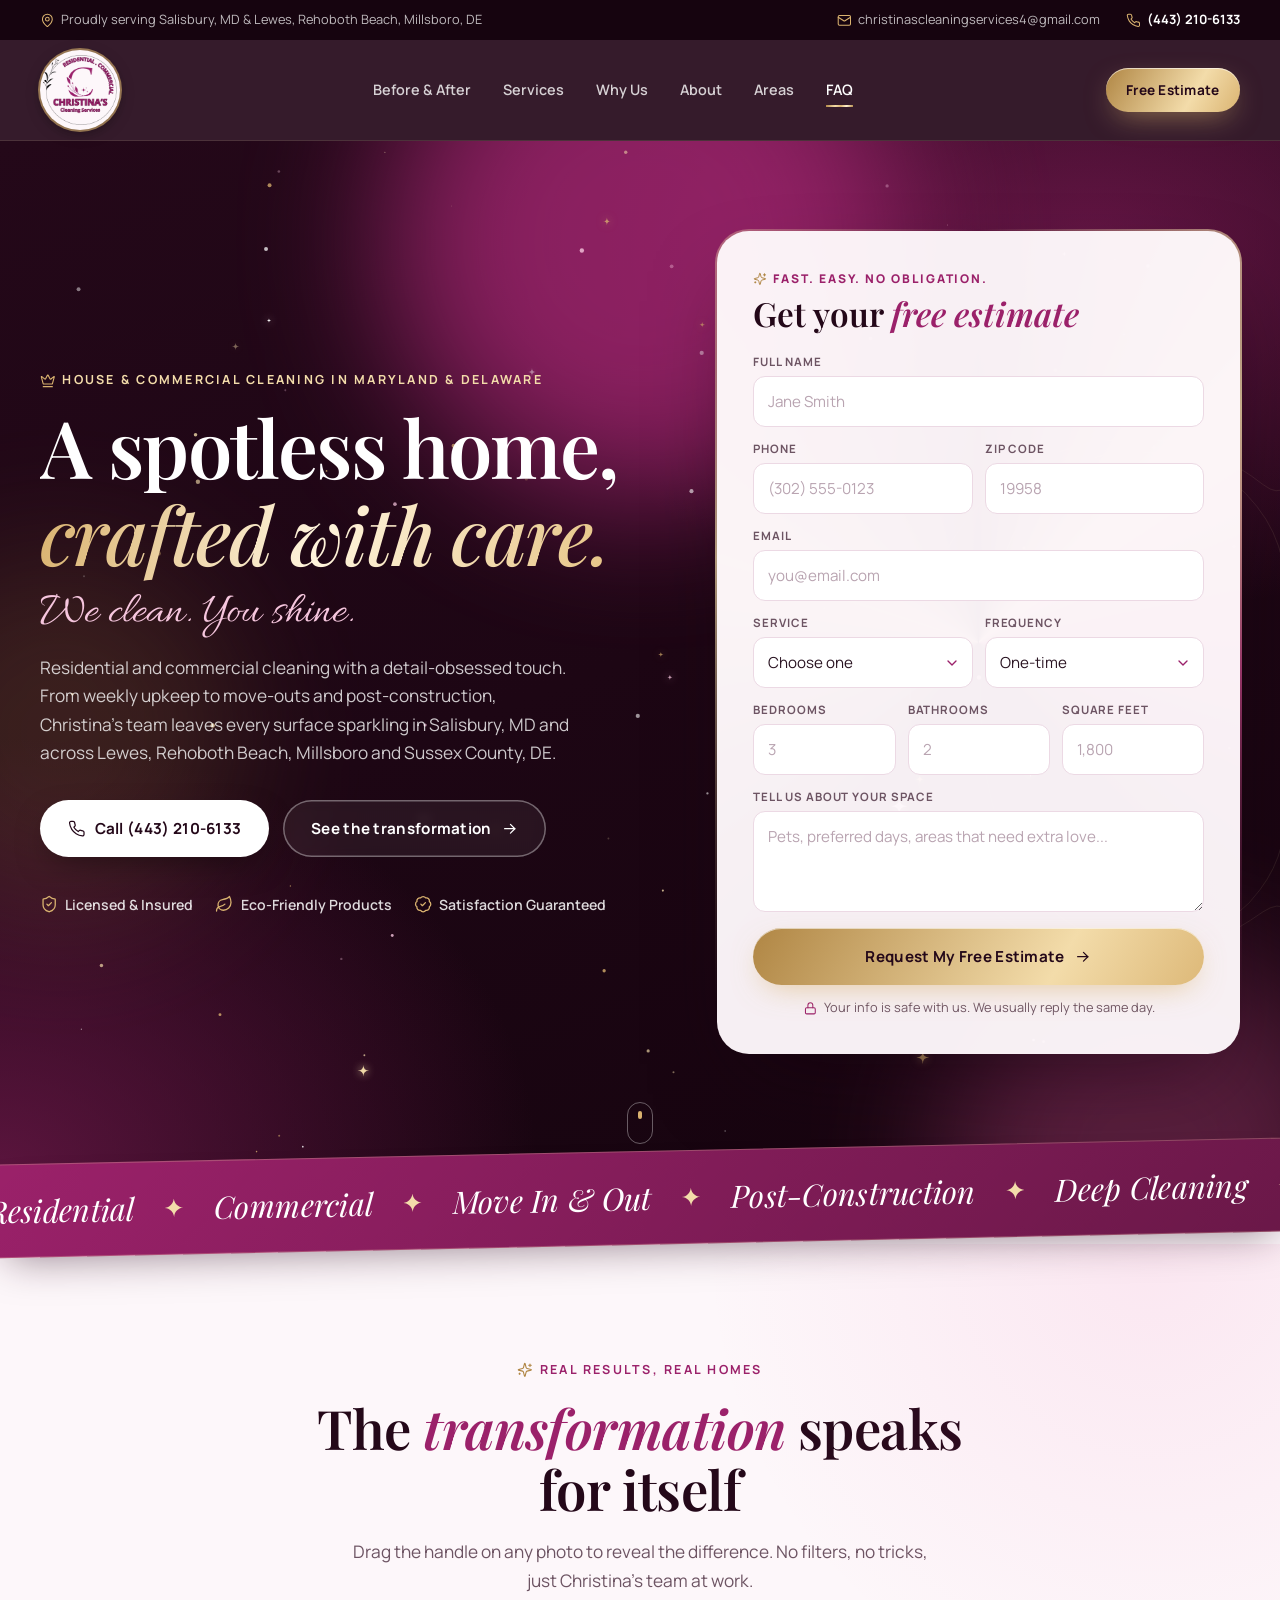
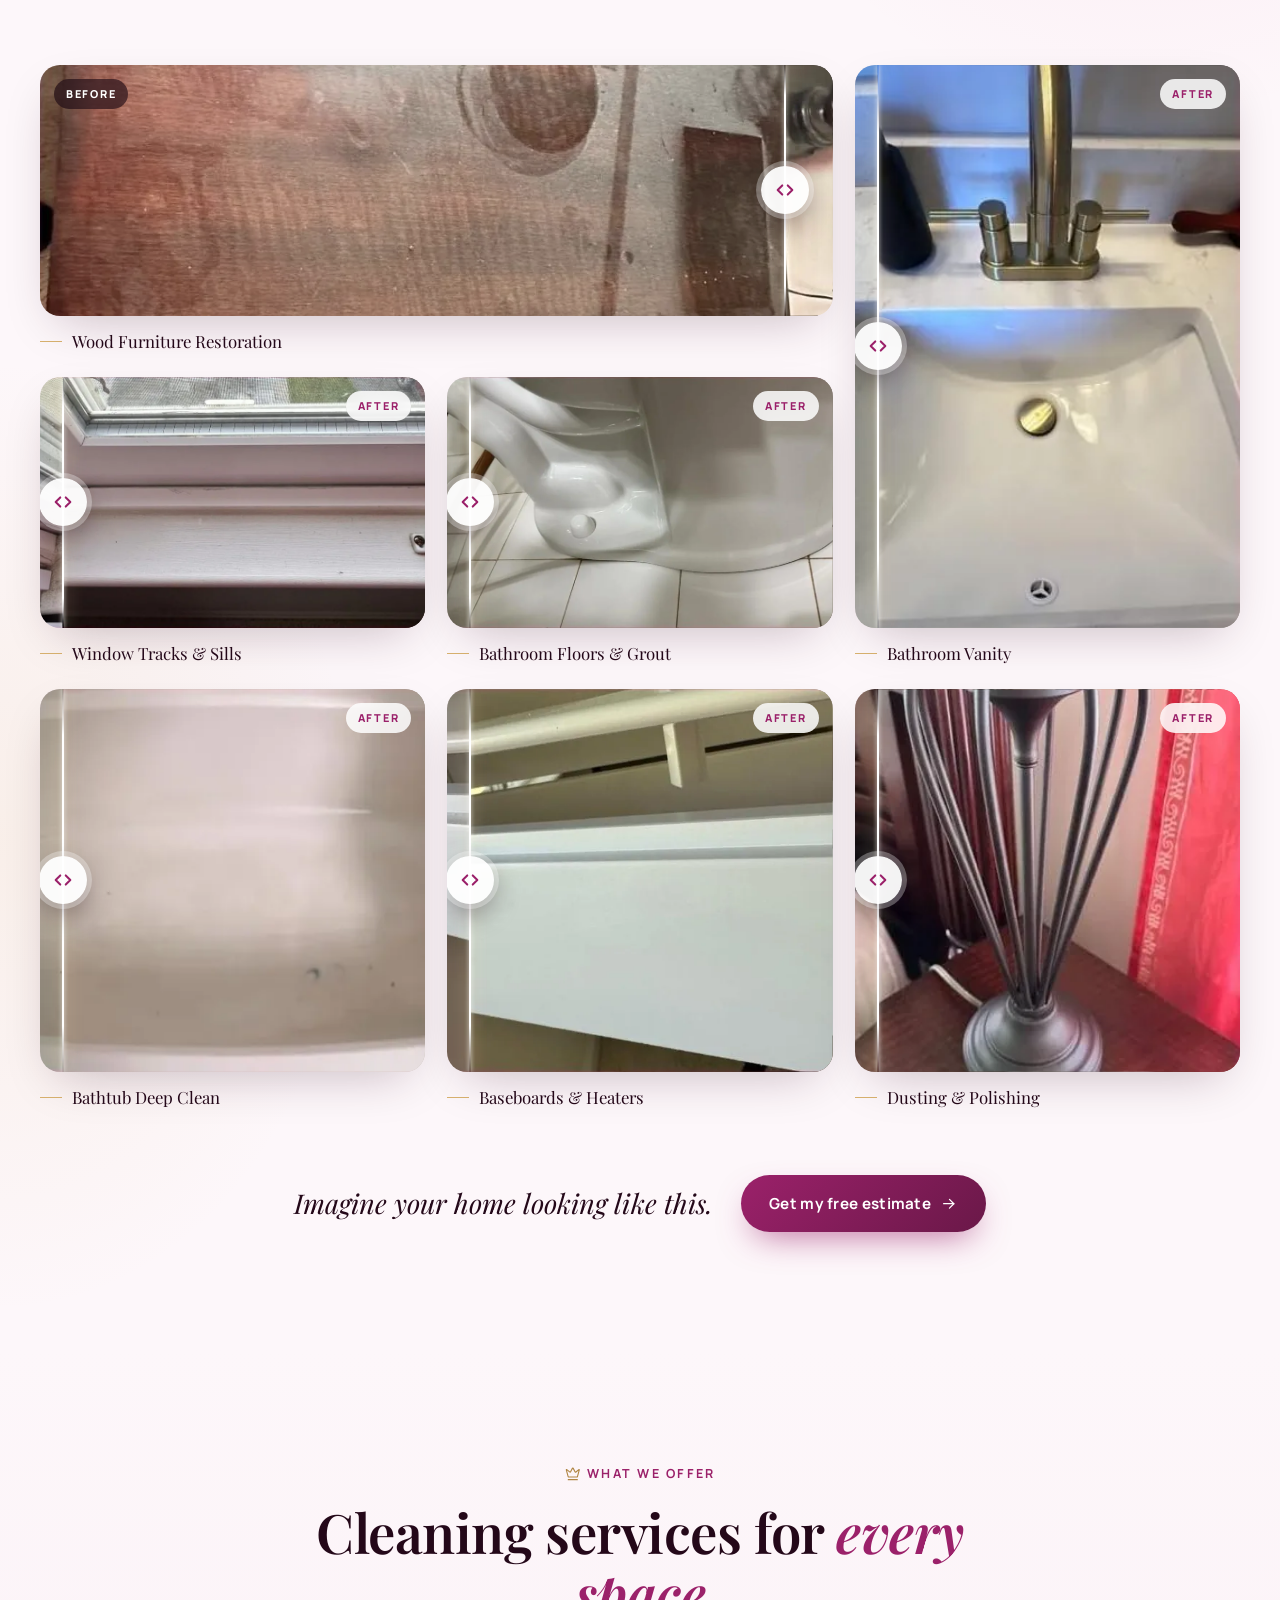
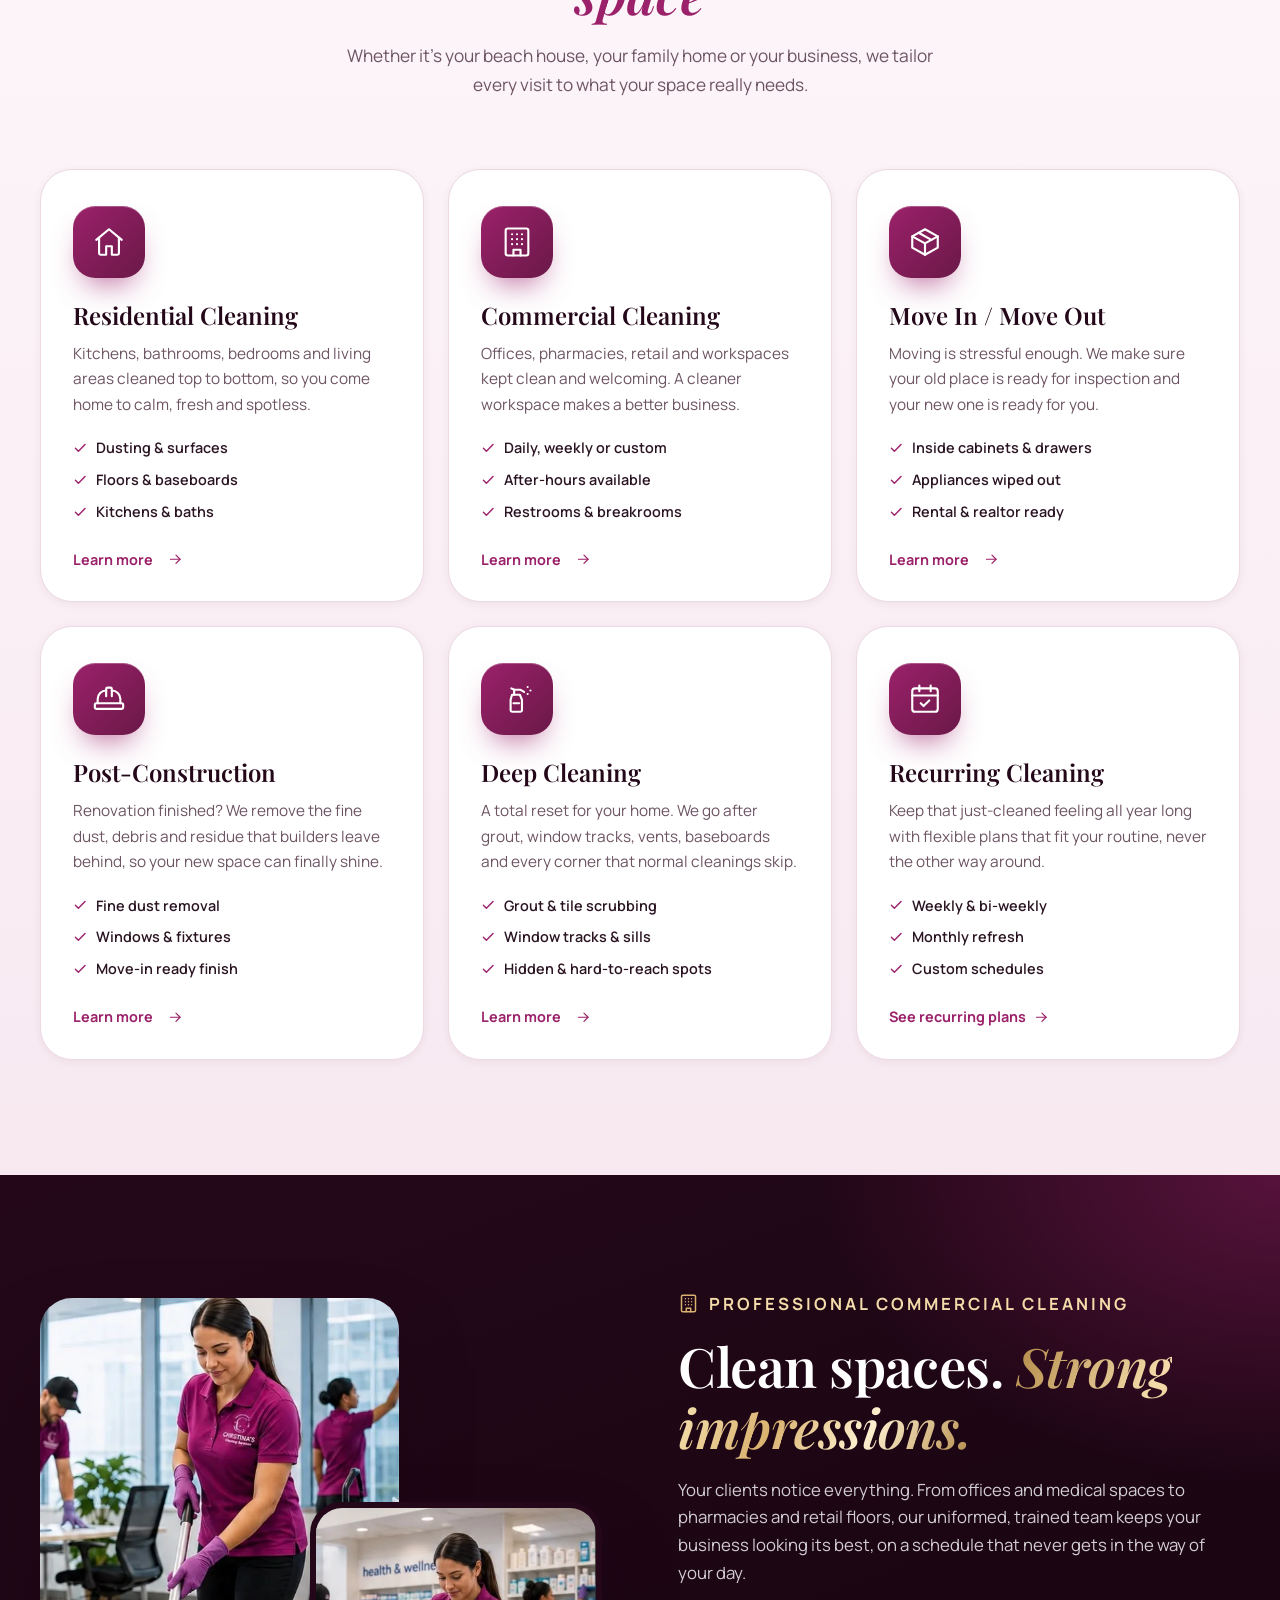
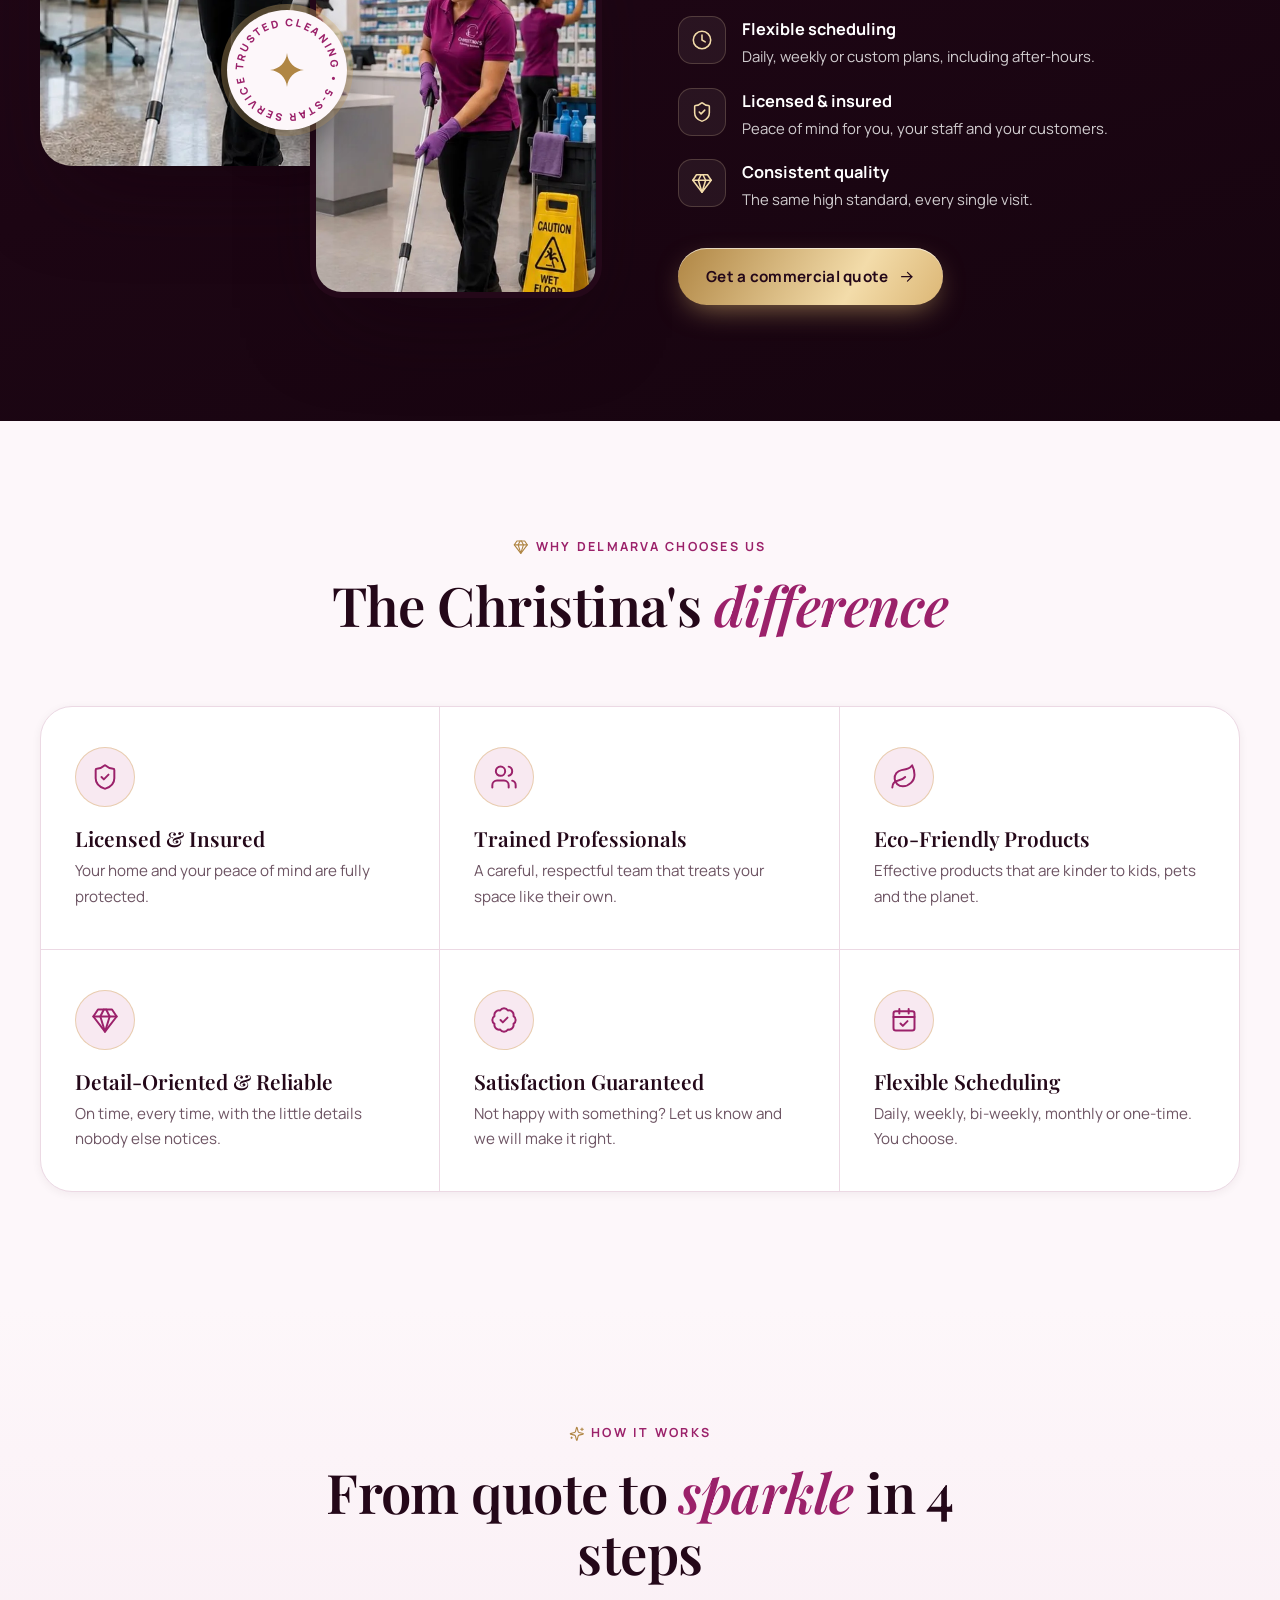
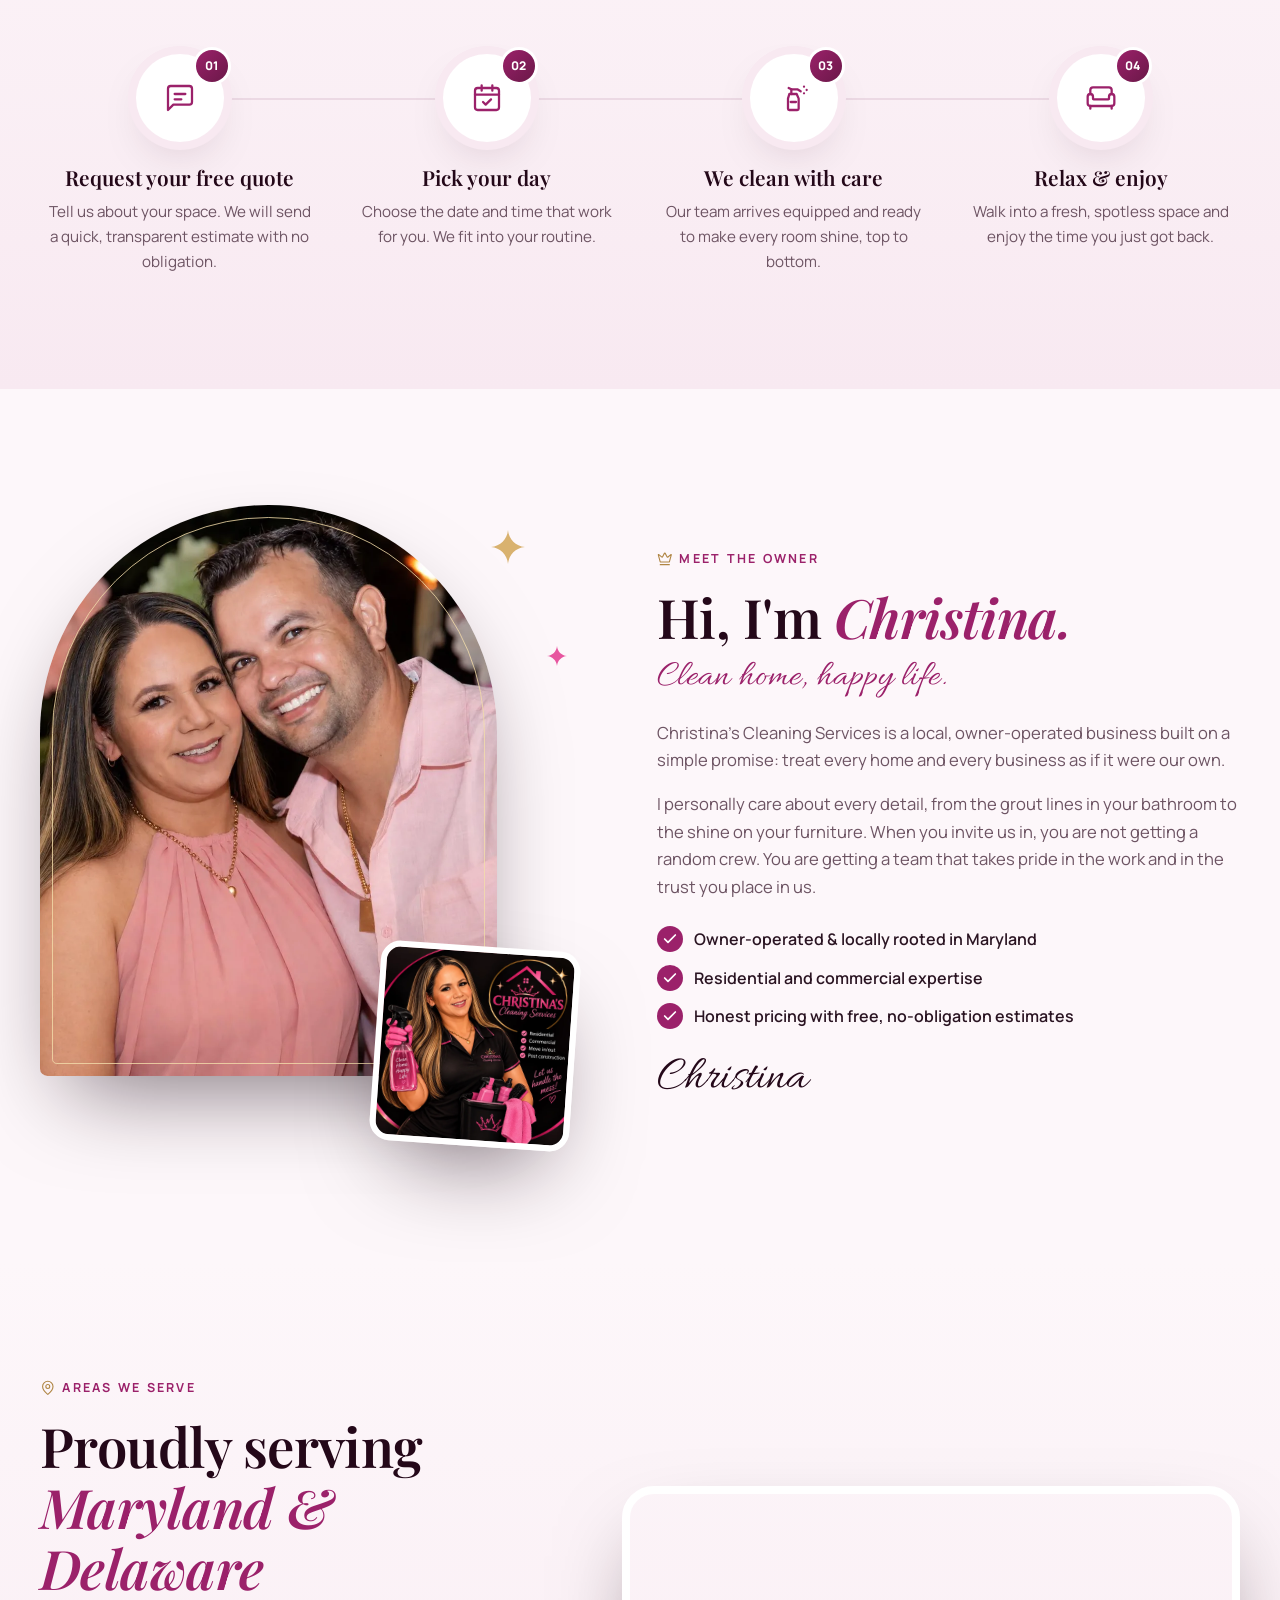
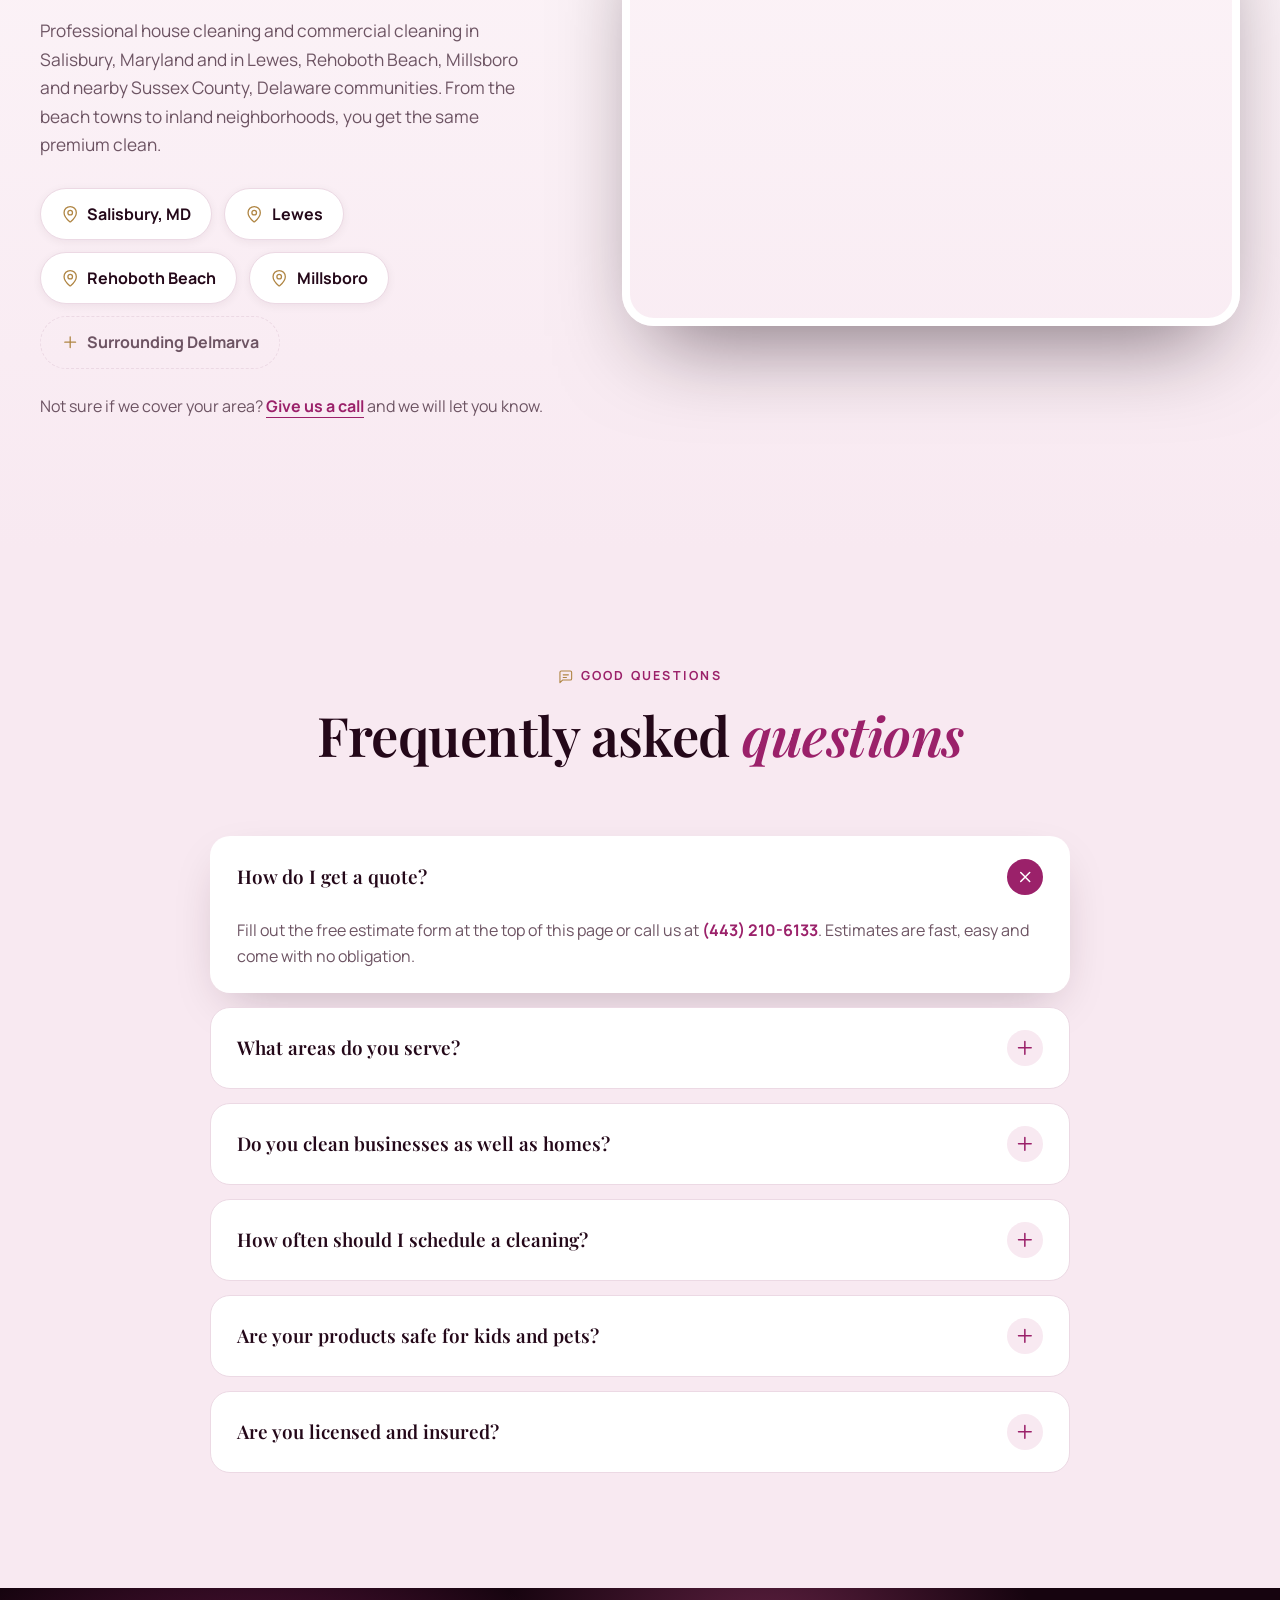
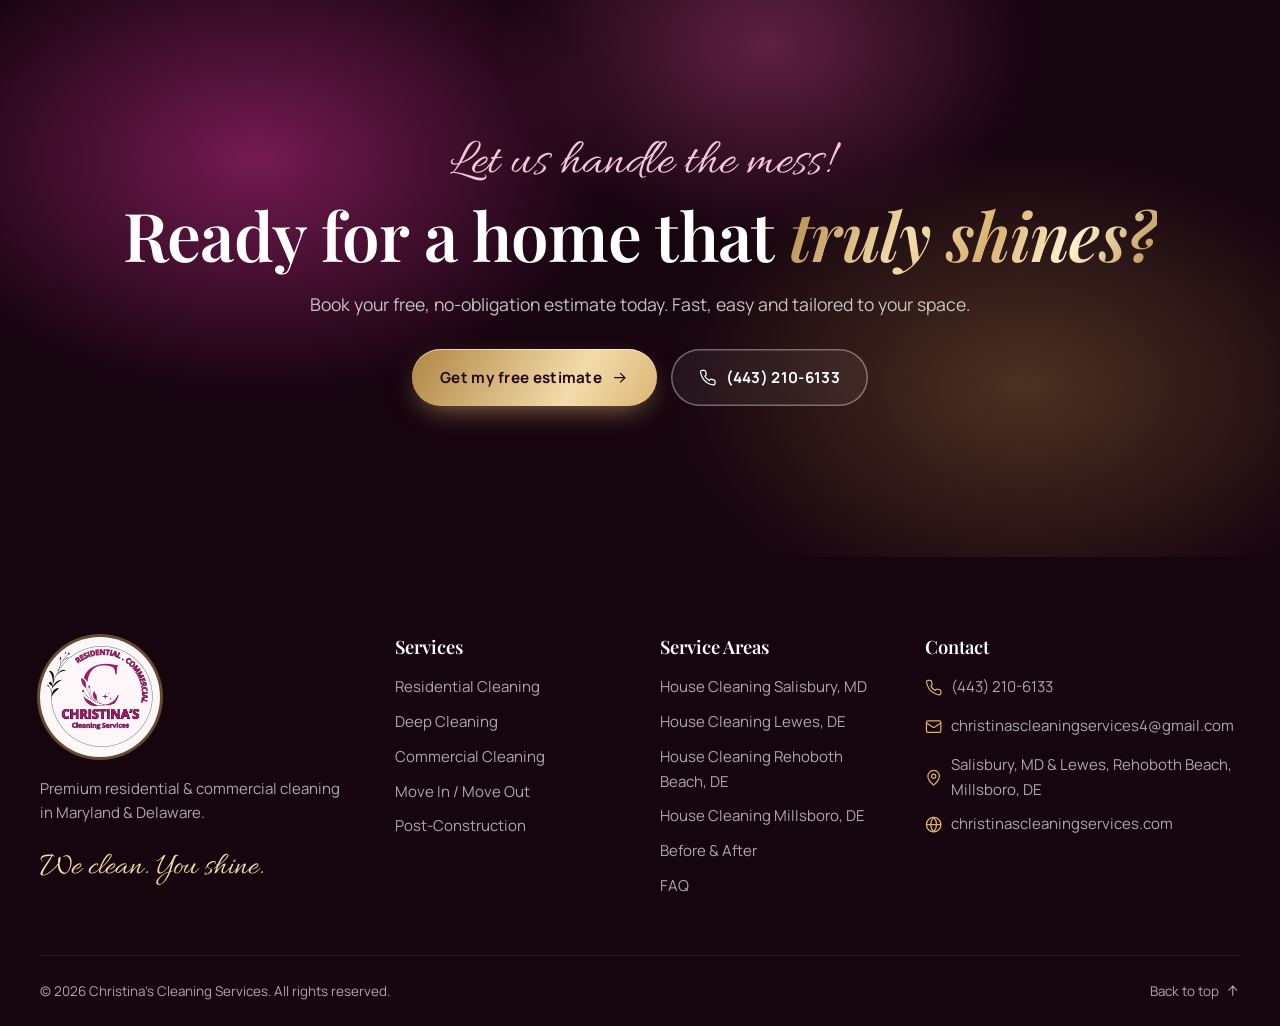
<file: index.html>
<!doctype html>
<html lang="en-US">
<head>
  <meta charset="UTF-8">
  <meta name="viewport" content="width=device-width, initial-scale=1">
  <title>House Cleaning Salisbury MD &amp; Sussex County DE | Christina's</title>
  <meta name="description" content="Licensed &amp; insured house and commercial cleaning in Salisbury, MD and Lewes, Rehoboth Beach &amp; Millsboro, DE. Deep, move-out &amp; post-construction. Free estimates.">
  <meta name="robots" content="index, follow, max-image-preview:large, max-snippet:-1, max-video-preview:-1">
  <link rel="canonical" href="https://christinascleaningservices.com/">
  <meta name="theme-color" content="#2B0A1F">
  <meta name="author" content="Christina's Cleaning Services">
  <meta name="geo.region" content="US-MD">
  <meta name="geo.placename" content="Salisbury, Maryland">
  <meta name="format-detection" content="telephone=yes">

  <meta property="og:type" content="website">
  <meta property="og:locale" content="en_US">
  <meta property="og:site_name" content="Christina's Cleaning Services">
  <meta property="og:title" content="House Cleaning in Salisbury, MD &amp; Sussex County, DE | Christina's Cleaning Services">
  <meta property="og:description" content="Residential &amp; commercial cleaning in Salisbury, MD and Lewes, Rehoboth Beach &amp; Millsboro, DE. Licensed &amp; insured. We clean. You shine.">
  <meta property="og:url" content="https://christinascleaningservices.com/">
  <meta property="og:image" content="https://christinascleaningservices.com/assets/img/og-image.jpg">
  <meta property="og:image:width" content="1200">
  <meta property="og:image:height" content="630">
  <meta property="og:image:alt" content="Christina's Cleaning Services logo">
  <meta name="twitter:card" content="summary_large_image">
  <meta name="twitter:title" content="House Cleaning in Salisbury, MD &amp; Sussex County, DE | Christina's Cleaning Services">
  <meta name="twitter:description" content="Residential &amp; commercial cleaning in Salisbury, MD and Sussex County, DE. Free estimates.">
  <meta name="twitter:image" content="https://christinascleaningservices.com/assets/img/og-image.jpg">

  <link rel="icon" type="image/png" href="/assets/img/favicon.png">
  <link rel="apple-touch-icon" href="/assets/img/apple-touch-icon.png">
  <link rel="manifest" href="/site.webmanifest">

  <script>try{if(sessionStorage.getItem("ccs-intro"))document.documentElement.classList.add("no-loader")}catch(e){}</script>
  <link rel="preconnect" href="https://fonts.googleapis.com">
  <link rel="preconnect" href="https://fonts.gstatic.com" crossorigin>
  <link href="https://fonts.googleapis.com/css2?family=Playfair+Display:ital,wght@0,500;0,600;0,700;1,500;1,600&family=Manrope:wght@400;500;600;700;800&family=Allura&display=swap" rel="stylesheet">
  <link rel="stylesheet" href="/assets/css/style.css">

  <script type="application/ld+json">
  {
    "@context": "https://schema.org",
    "@graph": [
      {
        "@type": "WebSite",
        "@id": "https://christinascleaningservices.com/#website",
        "url": "https://christinascleaningservices.com/",
        "name": "Christina's Cleaning Services",
        "inLanguage": "en-US",
        "publisher": { "@id": "https://christinascleaningservices.com/#business" }
      },
      {
        "@type": ["HouseCleaningService", "LocalBusiness"],
        "@id": "https://christinascleaningservices.com/#business",
        "name": "Christina's Cleaning Services",
        "url": "https://christinascleaningservices.com/",
        "logo": {
          "@type": "ImageObject",
          "url": "https://christinascleaningservices.com/assets/img/logo.png"
        },
        "image": [
          "https://christinascleaningservices.com/assets/img/og-image.jpg",
          "https://christinascleaningservices.com/assets/img/owners.webp"
        ],
        "description": "Maryland-based, licensed and insured residential and commercial cleaning company serving Salisbury, MD and Lewes, Rehoboth Beach, Millsboro and Sussex County, DE.",
        "slogan": "We clean. You shine.",
        "telephone": "+1-443-210-6133",
        "email": "christinascleaningservices4@gmail.com",
        "founder": { "@type": "Person", "name": "Christina" },
        "address": {
          "@type": "PostalAddress",
          "addressRegion": "MD",
          "addressCountry": "US"
        },
        "areaServed": [
          { "@type": "City", "name": "Lewes", "containedInPlace": { "@type": "AdministrativeArea", "name": "Sussex County, Delaware" } },
          { "@type": "City", "name": "Rehoboth Beach", "containedInPlace": { "@type": "AdministrativeArea", "name": "Sussex County, Delaware" } },
          { "@type": "City", "name": "Millsboro", "containedInPlace": { "@type": "AdministrativeArea", "name": "Sussex County, Delaware" } },
          { "@type": "City", "name": "Salisbury", "containedInPlace": { "@type": "AdministrativeArea", "name": "Wicomico County, Maryland" } },
          { "@type": "AdministrativeArea", "name": "Sussex County, Delaware" },
          { "@type": "State", "name": "Maryland" },
          { "@type": "State", "name": "Delaware" }
        ],
        "knowsAbout": ["House cleaning", "Deep cleaning", "Commercial cleaning", "Office cleaning", "Move-out cleaning", "Post-construction cleaning", "Eco-friendly cleaning"],
        "contactPoint": {
          "@type": "ContactPoint",
          "telephone": "+1-443-210-6133",
          "email": "christinascleaningservices4@gmail.com",
          "contactType": "customer service",
          "areaServed": ["US-MD", "US-DE"],
          "availableLanguage": ["English"]
        },
        "hasOfferCatalog": {
          "@type": "OfferCatalog",
          "name": "Cleaning Services",
          "itemListElement": [
            { "@type": "Offer", "itemOffered": { "@type": "Service", "name": "Residential Cleaning", "url": "https://christinascleaningservices.com/services/residential-cleaning/" } },
            { "@type": "Offer", "itemOffered": { "@type": "Service", "name": "Deep Cleaning", "url": "https://christinascleaningservices.com/services/deep-cleaning/" } },
            { "@type": "Offer", "itemOffered": { "@type": "Service", "name": "Commercial Cleaning", "url": "https://christinascleaningservices.com/services/commercial-cleaning/" } },
            { "@type": "Offer", "itemOffered": { "@type": "Service", "name": "Move In / Move Out Cleaning", "url": "https://christinascleaningservices.com/services/move-in-move-out-cleaning/" } },
            { "@type": "Offer", "itemOffered": { "@type": "Service", "name": "Post-Construction Cleaning", "url": "https://christinascleaningservices.com/services/post-construction-cleaning/" } }
          ]
        }
      },
      {
        "@type": "WebPage",
        "@id": "https://christinascleaningservices.com/#webpage",
        "url": "https://christinascleaningservices.com/",
        "name": "House Cleaning Salisbury MD & Sussex County DE | Christina's",
        "isPartOf": { "@id": "https://christinascleaningservices.com/#website" },
        "about": { "@id": "https://christinascleaningservices.com/#business" },
        "primaryImageOfPage": { "@type": "ImageObject", "url": "https://christinascleaningservices.com/assets/img/og-image.jpg" },
        "inLanguage": "en-US"
      },
      {
        "@type": "FAQPage",
        "@id": "https://christinascleaningservices.com/#faq",
        "mainEntity": [
          { "@type": "Question", "name": "How do I get a quote?", "acceptedAnswer": { "@type": "Answer", "text": "Fill out the free estimate form at the top of this page or call us at (443) 210-6133. Estimates are fast, easy and come with no obligation." } },
          { "@type": "Question", "name": "What areas do you serve?", "acceptedAnswer": { "@type": "Answer", "text": "We proudly serve Salisbury, Maryland and Lewes, Rehoboth Beach, Millsboro and surrounding communities in Sussex County, Delaware." } },
          { "@type": "Question", "name": "Do you clean businesses as well as homes?", "acceptedAnswer": { "@type": "Answer", "text": "Yes. We offer both residential and commercial cleaning, including offices, pharmacies, retail spaces, move in / move out and post-construction cleanups." } },
          { "@type": "Question", "name": "How often should I schedule a cleaning?", "acceptedAnswer": { "@type": "Answer", "text": "Most homes do best with weekly or bi-weekly visits. We also offer monthly, one-time and deep cleans, plus daily or custom plans for businesses." } },
          { "@type": "Question", "name": "Are your products safe for kids and pets?", "acceptedAnswer": { "@type": "Answer", "text": "We use eco-friendly products that are tough on dirt and gentle on your family, your pets and the environment." } },
          { "@type": "Question", "name": "Are you licensed and insured?", "acceptedAnswer": { "@type": "Answer", "text": "Yes. Christina's Cleaning Services is fully licensed and insured, so you can relax while we work." } }
        ]
      }
    ]
  }
  </script>
</head>
<body class="is-loading" data-page="home">

<!-- @sprite:start -->
<!-- ============ ICON SPRITE ============ -->
<svg width="0" height="0" style="position:absolute" aria-hidden="true">
  <defs>
    <symbol id="i-home" viewBox="0 0 24 24"><path d="M3 10.5 12 3l9 7.5"/><path d="M5 9v11a1 1 0 0 0 1 1h4v-6h4v6h4a1 1 0 0 0 1-1V9"/></symbol>
    <symbol id="i-building" viewBox="0 0 24 24"><rect x="4" y="2.5" width="16" height="19" rx="1.5"/><path d="M9.5 21.5v-4h5v4"/><path d="M8.5 6.5h.01M12 6.5h.01M15.5 6.5h.01M8.5 10h.01M12 10h.01M15.5 10h.01M8.5 13.5h.01M12 13.5h.01M15.5 13.5h.01"/></symbol>
    <symbol id="i-box" viewBox="0 0 24 24"><path d="M21 8 12 3 3 8v8l9 5 9-5z"/><path d="m3 8 9 5 9-5"/><path d="M12 13v8"/><path d="m7.5 5.5 9 5"/></symbol>
    <symbol id="i-hardhat" viewBox="0 0 24 24"><path d="M2 18a1 1 0 0 0 1 1h18a1 1 0 0 0 1-1v-2a1 1 0 0 0-1-1H3a1 1 0 0 0-1 1z"/><path d="M10 10V5a1 1 0 0 1 1-1h2a1 1 0 0 1 1 1v5"/><path d="M4 15v-3a6 6 0 0 1 6-6"/><path d="M14 6a6 6 0 0 1 6 6v3"/></symbol>
    <symbol id="i-spray" viewBox="0 0 24 24"><path d="M8.5 9h5.5l1.5 3.5V20a1 1 0 0 1-1 1h-6a1 1 0 0 1-1-1v-7.5z"/><path d="M10 9V5.5h4.5l2.5 1.5"/><path d="M10 5.5 8 4.5"/><path d="M19.5 3.5h.01M21.5 6h.01M19.5 8.5h.01"/><path d="M9.5 15h4"/></symbol>
    <symbol id="i-calendar" viewBox="0 0 24 24"><rect x="3" y="4.5" width="18" height="16.5" rx="2"/><path d="M3 9.5h18M8 2.5v4M16 2.5v4"/><path d="m9 15 2 2 4-4"/></symbol>
    <symbol id="i-sparkles" viewBox="0 0 24 24"><path d="M9.94 15.5A2 2 0 0 0 8.5 14.06l-6.14-1.58a.5.5 0 0 1 0-.96L8.5 9.94A2 2 0 0 0 9.94 8.5l1.58-6.14a.5.5 0 0 1 .96 0l1.58 6.14a2 2 0 0 0 1.44 1.44l6.14 1.58a.5.5 0 0 1 0 .96l-6.14 1.58a2 2 0 0 0-1.44 1.44l-1.58 6.14a.5.5 0 0 1-.96 0z"/><path d="M20 3v4M22 5h-4M4 17v2M5 18H3"/></symbol>
    <symbol id="i-shield" viewBox="0 0 24 24"><path d="M20 13c0 5-3.5 7.5-7.66 8.95a1 1 0 0 1-.67-.01C7.5 20.5 4 18 4 13V6a1 1 0 0 1 1-1c2 0 4.5-1.2 6.24-2.72a1.17 1.17 0 0 1 1.52 0C14.51 3.81 17 5 19 5a1 1 0 0 1 1 1z"/><path d="m9 12 2 2 4-4"/></symbol>
    <symbol id="i-users" viewBox="0 0 24 24"><path d="M16 21v-2a4 4 0 0 0-4-4H6a4 4 0 0 0-4 4v2"/><circle cx="9" cy="7" r="4"/><path d="M22 21v-2a4 4 0 0 0-3-3.87"/><path d="M16 3.13a4 4 0 0 1 0 7.75"/></symbol>
    <symbol id="i-leaf" viewBox="0 0 24 24"><path d="M11 20A7 7 0 0 1 9.8 6.1C15.5 5 17 4.48 19 2c1 2 2 4.18 2 8 0 5.5-4.78 10-10 10Z"/><path d="M2 21c0-3 1.85-5.36 5.08-6C9.5 14.52 12 13 13 12"/></symbol>
    <symbol id="i-gem" viewBox="0 0 24 24"><path d="M6 3h12l4 6-10 13L2 9Z"/><path d="M11 3 8 9l4 13 4-13-3-6"/><path d="M2 9h20"/></symbol>
    <symbol id="i-badge" viewBox="0 0 24 24"><path d="M3.85 8.62a4 4 0 0 1 4.78-4.77 4 4 0 0 1 6.74 0 4 4 0 0 1 4.78 4.78 4 4 0 0 1 0 6.74 4 4 0 0 1-4.77 4.78 4 4 0 0 1-6.75 0 4 4 0 0 1-4.78-4.77 4 4 0 0 1 0-6.76Z"/><path d="m9 12 2 2 4-4"/></symbol>
    <symbol id="i-clock" viewBox="0 0 24 24"><circle cx="12" cy="12" r="9.5"/><path d="M12 6.5V12l3.5 2"/></symbol>
    <symbol id="i-phone" viewBox="0 0 24 24"><path d="M22 16.92v3a2 2 0 0 1-2.18 2 19.79 19.79 0 0 1-8.63-3.07 19.5 19.5 0 0 1-6-6 19.79 19.79 0 0 1-3.07-8.67A2 2 0 0 1 4.11 2h3a2 2 0 0 1 2 1.72c.13.96.36 1.9.7 2.81a2 2 0 0 1-.45 2.11L8.09 9.91a16 16 0 0 0 6 6l1.27-1.27a2 2 0 0 1 2.11-.45c.91.34 1.85.57 2.81.7A2 2 0 0 1 22 16.92z"/></symbol>
    <symbol id="i-mail" viewBox="0 0 24 24"><rect x="2" y="4" width="20" height="16" rx="2"/><path d="m22 7-8.97 5.7a1.94 1.94 0 0 1-2.06 0L2 7"/></symbol>
    <symbol id="i-pin" viewBox="0 0 24 24"><path d="M20 10c0 5-5.54 10.19-7.4 11.8a1 1 0 0 1-1.2 0C9.54 20.19 4 15 4 10a8 8 0 0 1 16 0"/><circle cx="12" cy="10" r="3"/></symbol>
    <symbol id="i-globe" viewBox="0 0 24 24"><circle cx="12" cy="12" r="10"/><path d="M12 2a14.5 14.5 0 0 0 0 20 14.5 14.5 0 0 0 0-20"/><path d="M2 12h20"/></symbol>
    <symbol id="i-arrow" viewBox="0 0 24 24"><path d="M5 12h14"/><path d="m13 6 6 6-6 6"/></symbol>
    <symbol id="i-check" viewBox="0 0 24 24"><path d="M20 6 9 17l-5-5"/></symbol>
    <symbol id="i-plus" viewBox="0 0 24 24"><path d="M12 5v14M5 12h14"/></symbol>
    <symbol id="i-message" viewBox="0 0 24 24"><path d="M21 15a2 2 0 0 1-2 2H7l-4 4V5a2 2 0 0 1 2-2h14a2 2 0 0 1 2 2z"/><path d="M8 9h8M8 13h5"/></symbol>
    <symbol id="i-sofa" viewBox="0 0 24 24"><path d="M20 9V6a2 2 0 0 0-2-2H6a2 2 0 0 0-2 2v3"/><path d="M2 16a2 2 0 0 0 2 2h16a2 2 0 0 0 2-2v-5a2 2 0 0 0-4 0v1.5a.5.5 0 0 1-.5.5h-11a.5.5 0 0 1-.5-.5V11a2 2 0 0 0-4 0z"/><path d="M4 18v2M20 18v2"/></symbol>
    <symbol id="i-drag" viewBox="0 0 24 24"><path d="m9 7-5 5 5 5"/><path d="m15 7 5 5-5 5"/></symbol>
    <symbol id="i-lock" viewBox="0 0 24 24"><rect x="4" y="11" width="16" height="10" rx="2"/><path d="M8 11V7a4 4 0 0 1 8 0v4"/></symbol>
    <symbol id="i-star" viewBox="0 0 24 24"><path d="M12 0c.6 6.6 5.4 11.4 12 12-6.6.6-11.4 5.4-12 12-.6-6.6-5.4-11.4-12-12C6.6 11.4 11.4 6.6 12 0Z"/></symbol>
    <symbol id="i-menu" viewBox="0 0 24 24"><path d="M4 7h16M4 12h16M4 17h10"/></symbol>
    <symbol id="i-close" viewBox="0 0 24 24"><path d="M18 6 6 18M6 6l12 12"/></symbol>
    <symbol id="i-crown" viewBox="0 0 24 24"><path d="M11.56 3.27a.5.5 0 0 1 .88 0l2.95 5.6a1 1 0 0 0 1.52.29l4.27-3.66a.5.5 0 0 1 .8.52l-2.83 10.25a1 1 0 0 1-.96.73H5.81a1 1 0 0 1-.96-.73L2.02 6.02a.5.5 0 0 1 .8-.52l4.27 3.66a1 1 0 0 0 1.52-.29z"/><path d="M5 21h14"/></symbol>
  </defs>
</svg>
<!-- @sprite:end -->

<!-- ============ LOADER ============ -->
<div class="loader" aria-hidden="true">
  <div class="loader__inner">
    <div class="loader__badge">
      <img src="/assets/img/logo.webp" alt="" width="200" height="192">
      <span class="loader__shine"></span>
    </div>
    <p class="loader__script">We clean. You shine.</p>
  </div>
  <div class="loader__curtain loader__curtain--top"></div>
  <div class="loader__curtain loader__curtain--bottom"></div>
</div>

<a class="skip-link" href="#main">Skip to content</a>

<!-- @header:start -->
<!-- ============ TOP BAR ============ -->
<div class="topbar">
  <div class="container topbar__inner">
    <p class="topbar__item"><svg class="i"><use href="#i-pin"/></svg> Proudly serving Salisbury, MD &amp; Lewes, Rehoboth Beach, Millsboro, DE</p>
    <div class="topbar__links">
      <a href="mailto:christinascleaningservices4@gmail.com" class="topbar__item"><svg class="i"><use href="#i-mail"/></svg> christinascleaningservices4@gmail.com</a>
      <a href="tel:+14432106133" class="topbar__item topbar__item--strong"><svg class="i"><use href="#i-phone"/></svg> (443) 210-6133</a>
    </div>
  </div>
</div>

<!-- ============ HEADER ============ -->
<header class="header" id="top">
  <div class="container header__inner">
    <a href="/" class="brand" aria-label="Christina's Cleaning Services - home">
      <span class="brand__badge"><img src="/assets/img/logo.webp" alt="Christina's Cleaning Services" width="100" height="96" fetchpriority="high"></span>
    </a>

    <nav class="nav" id="nav" aria-label="Main">
      <a href="#results">Before &amp; After</a>
      <a href="#services">Services</a>
      <a href="#why">Why Us</a>
      <a href="#about">About</a>
      <a href="#areas">Areas</a>
      <a href="#faq">FAQ</a>
      <a href="tel:+14432106133" class="nav__phone"><svg class="i"><use href="#i-phone"/></svg> (443) 210-6133</a>
    </nav>

    <div class="header__actions">
      <a href="#estimate" class="btn btn--gold btn--sm magnetic"><span>Free Estimate</span></a>
      <button class="burger" id="burger" aria-label="Open menu" aria-expanded="false" aria-controls="nav">
        <svg class="i i--open"><use href="#i-menu"/></svg>
        <svg class="i i--close"><use href="#i-close"/></svg>
      </button>
    </div>
  </div>
</header>
<!-- @header:end -->

<main id="main">

<!-- ============ HERO + FORM ============ -->
<section class="hero" id="estimate">
  <canvas class="hero__sparkles" id="sparkles" aria-hidden="true"></canvas>
  <div class="hero__aurora" aria-hidden="true"><span></span><span></span><span></span></div>
  <div class="hero__monogram" aria-hidden="true">C</div>

  <div class="container hero__grid">
    <div class="hero__copy">
      <h1 class="eyebrow eyebrow--light" data-hero><svg class="i"><use href="#i-crown"/></svg> House &amp; Commercial Cleaning in Maryland &amp; Delaware</h1>
      <p class="hero__title">
        <span class="line"><span data-hero>A spotless home,</span></span>
        <span class="line"><span data-hero><em class="shimmer">crafted with care.</em></span></span>
      </p>
      <p class="hero__script" data-hero>We clean. You shine.</p>
      <p class="hero__lead" data-hero>
        Residential and commercial cleaning with a detail-obsessed touch. From weekly upkeep to move-outs and post-construction,
        Christina's team leaves every surface sparkling in Salisbury, MD and across Lewes, Rehoboth Beach, Millsboro and Sussex County, DE.
      </p>

      <div class="hero__ctas" data-hero>
        <a href="tel:+14432106133" class="btn btn--light magnetic"><svg class="i"><use href="#i-phone"/></svg><span>Call (443) 210-6133</span></a>
        <a href="#results" class="btn btn--ghost magnetic"><span>See the transformation</span><svg class="i"><use href="#i-arrow"/></svg></a>
      </div>

      <ul class="hero__trust" data-hero>
        <li><svg class="i"><use href="#i-shield"/></svg> Licensed &amp; Insured</li>
        <li><svg class="i"><use href="#i-leaf"/></svg> Eco-Friendly Products</li>
        <li><svg class="i"><use href="#i-badge"/></svg> Satisfaction Guaranteed</li>
      </ul>
    </div>

    <!-- @quote:start -->
    <!-- Estimate form -->
    <div class="quote" data-hero>
      <div class="quote__glow" aria-hidden="true"></div>
      <div class="quote__card">
        <div class="quote__head">
          <p class="quote__kicker"><svg class="i"><use href="#i-sparkles"/></svg> Fast. Easy. No obligation.</p>
          <h2 class="quote__title">Get your <em>free estimate</em></h2>
        </div>

        <form class="form" id="quote-form" novalidate
              data-endpoint="https://formsubmit.co/ajax/christinascleaningservices4@gmail.com">
          <input type="text" name="_honey" class="hp" tabindex="-1" autocomplete="off" aria-hidden="true">
          <input type="hidden" name="_subject" value="New estimate request - Christina's Cleaning website">
          <input type="hidden" name="_template" value="table">

          <div class="form__grid">
            <label class="field field--full">
              <span class="field__label">Full name</span>
              <input type="text" name="name" autocomplete="name" required placeholder="Jane Smith">
            </label>
            <label class="field">
              <span class="field__label">Phone</span>
              <input type="tel" name="phone" autocomplete="tel" required placeholder="(302) 555-0123" inputmode="tel">
            </label>
            <label class="field">
              <span class="field__label">ZIP code</span>
              <input type="text" name="zip" autocomplete="postal-code" required placeholder="19958" inputmode="numeric" maxlength="10">
            </label>
            <label class="field field--full">
              <span class="field__label">Email</span>
              <input type="email" name="email" autocomplete="email" required placeholder="you@email.com">
            </label>
            <label class="field">
              <span class="field__label">Service</span>
              <select name="service" required>
                <option value="" disabled selected>Choose one</option>
                <option>Residential Cleaning</option>
                <option>Deep Cleaning</option>
                <option>Commercial Cleaning</option>
                <option>Move In / Move Out</option>
                <option>Post-Construction</option>
                <option>Other</option>
              </select>
            </label>
            <label class="field">
              <span class="field__label">Frequency</span>
              <select name="frequency">
                <option>One-time</option>
                <option>Weekly</option>
                <option>Bi-weekly</option>
                <option>Monthly</option>
                <option>Daily (commercial)</option>
              </select>
            </label>
            <div class="field-row">
              <label class="field">
                <span class="field__label">Bedrooms</span>
                <input type="number" name="bedrooms" min="0" max="20" placeholder="3" inputmode="numeric">
              </label>
              <label class="field">
                <span class="field__label">Bathrooms</span>
                <input type="number" name="bathrooms" min="0" max="20" step="0.5" placeholder="2" inputmode="decimal">
              </label>
              <label class="field">
                <span class="field__label">Square feet</span>
                <input type="text" name="sqft" placeholder="1,800" inputmode="numeric" maxlength="9" autocomplete="off">
              </label>
            </div>
            <label class="field field--full">
              <span class="field__label">Tell us about your space</span>
              <textarea name="details" rows="3" placeholder="Pets, preferred days, areas that need extra love..."></textarea>
            </label>
          </div>

          <button type="submit" class="btn btn--gold btn--block magnetic">
            <span class="btn__label">Request My Free Estimate</span>
            <svg class="i"><use href="#i-arrow"/></svg>
          </button>
          <p class="form__note"><svg class="i"><use href="#i-lock"/></svg> Your info is safe with us. We usually reply the same day.</p>
          <p class="form__error" role="alert" hidden></p>
        </form>

        <div class="form__success" hidden>
          <div class="success__icon"><svg class="i"><use href="#i-check"/></svg></div>
          <h3>Thank you!</h3>
          <p>Your request is in. Christina will reach out shortly with your free estimate.</p>
          <a href="tel:+14432106133" class="btn btn--ghost-dark btn--sm"><svg class="i"><use href="#i-phone"/></svg><span>Need it faster? Call us</span></a>
        </div>
      </div>
    </div>
    <!-- @quote:end -->
  </div>

  <a href="#results" class="hero__scroll" aria-label="Scroll to results"><span></span></a>
</section>

<!-- ============ MARQUEE ============ -->
<div class="marquee" aria-hidden="true">
  <div class="marquee__track">
    <span>Residential</span><svg class="i"><use href="#i-star"/></svg>
    <span>Commercial</span><svg class="i"><use href="#i-star"/></svg>
    <span>Move In &amp; Out</span><svg class="i"><use href="#i-star"/></svg>
    <span>Post-Construction</span><svg class="i"><use href="#i-star"/></svg>
    <span>Deep Cleaning</span><svg class="i"><use href="#i-star"/></svg>
    <span>Lewes</span><svg class="i"><use href="#i-star"/></svg>
    <span>Rehoboth Beach</span><svg class="i"><use href="#i-star"/></svg>
    <span>Millsboro</span><svg class="i"><use href="#i-star"/></svg>
    <span>Salisbury</span><svg class="i"><use href="#i-star"/></svg>
    <span>Residential</span><svg class="i"><use href="#i-star"/></svg>
    <span>Commercial</span><svg class="i"><use href="#i-star"/></svg>
    <span>Move In &amp; Out</span><svg class="i"><use href="#i-star"/></svg>
    <span>Post-Construction</span><svg class="i"><use href="#i-star"/></svg>
    <span>Deep Cleaning</span><svg class="i"><use href="#i-star"/></svg>
    <span>Lewes</span><svg class="i"><use href="#i-star"/></svg>
    <span>Rehoboth Beach</span><svg class="i"><use href="#i-star"/></svg>
    <span>Millsboro</span><svg class="i"><use href="#i-star"/></svg>
    <span>Salisbury</span><svg class="i"><use href="#i-star"/></svg>
  </div>
</div>

<!-- ============ BEFORE / AFTER ============ -->
<section class="section results" id="results">
  <div class="container">
    <header class="section-head" data-reveal>
      <p class="eyebrow"><svg class="i"><use href="#i-sparkles"/></svg> Real results, real homes</p>
      <h2 class="section-title">The <em>transformation</em> speaks for itself</h2>
      <p class="section-lead">Drag the handle on any photo to reveal the difference. No filters, no tricks, just Christina's team at work.</p>
    </header>

    <div class="ba-grid">
      <figure class="ba ba--table" data-reveal>
        <div class="compare" data-compare tabindex="0" role="slider" aria-label="Wood table before and after" aria-valuemin="0" aria-valuemax="100" aria-valuenow="50">
          <img class="compare__img compare__before" src="/assets/img/results/table-before.webp" alt="Wood table covered in dust and stains before cleaning" loading="lazy" width="899" height="531">
          <img class="compare__img compare__after" src="/assets/img/results/table-after.webp" alt="Wood table polished and glowing after cleaning" loading="lazy" width="899" height="531">
          <span class="compare__tag compare__tag--before">Before</span>
          <span class="compare__tag compare__tag--after">After</span>
          <span class="compare__handle"><span class="compare__knob"><svg class="i"><use href="#i-drag"/></svg></span></span>
        </div>
        <figcaption>Wood Furniture Restoration</figcaption>
      </figure>

      <figure class="ba ba--sink" data-reveal style="--d:.1s">
        <div class="compare" data-compare tabindex="0" role="slider" aria-label="Bathroom sink before and after" aria-valuemin="0" aria-valuemax="100" aria-valuenow="50">
          <img class="compare__img compare__before" src="/assets/img/results/sink-before.webp" alt="Bathroom sink with residue before cleaning" loading="lazy" width="344" height="619">
          <img class="compare__img compare__after" src="/assets/img/results/sink-after.webp" alt="Bathroom sink shining after cleaning" loading="lazy" width="344" height="619">
          <span class="compare__tag compare__tag--before">Before</span>
          <span class="compare__tag compare__tag--after">After</span>
          <span class="compare__handle"><span class="compare__knob"><svg class="i"><use href="#i-drag"/></svg></span></span>
        </div>
        <figcaption>Bathroom Vanity</figcaption>
      </figure>

      <figure class="ba ba--window" data-reveal>
        <div class="compare" data-compare tabindex="0" role="slider" aria-label="Window sill before and after" aria-valuemin="0" aria-valuemax="100" aria-valuenow="50">
          <img class="compare__img compare__before" src="/assets/img/results/window-before.webp" alt="Window sill full of dirt and debris before cleaning" loading="lazy" width="907" height="531">
          <img class="compare__img compare__after" src="/assets/img/results/window-after.webp" alt="Clean window sill after cleaning" loading="lazy" width="907" height="531">
          <span class="compare__tag compare__tag--before">Before</span>
          <span class="compare__tag compare__tag--after">After</span>
          <span class="compare__handle"><span class="compare__knob"><svg class="i"><use href="#i-drag"/></svg></span></span>
        </div>
        <figcaption>Window Tracks &amp; Sills</figcaption>
      </figure>

      <figure class="ba ba--toilet" data-reveal style="--d:.1s">
        <div class="compare" data-compare tabindex="0" role="slider" aria-label="Toilet base and grout before and after" aria-valuemin="0" aria-valuemax="100" aria-valuenow="50">
          <img class="compare__img compare__before" src="/assets/img/results/toilet-before.webp" alt="Toilet base with dark grout before cleaning" loading="lazy" width="907" height="531">
          <img class="compare__img compare__after" src="/assets/img/results/toilet-after.webp" alt="Toilet base and bright grout after cleaning" loading="lazy" width="907" height="531">
          <span class="compare__tag compare__tag--before">Before</span>
          <span class="compare__tag compare__tag--after">After</span>
          <span class="compare__handle"><span class="compare__knob"><svg class="i"><use href="#i-drag"/></svg></span></span>
        </div>
        <figcaption>Bathroom Floors &amp; Grout</figcaption>
      </figure>

      <figure class="ba ba--bathtub" data-reveal>
        <div class="compare" data-compare tabindex="0" role="slider" aria-label="Bathtub before and after" aria-valuemin="0" aria-valuemax="100" aria-valuenow="50">
          <img class="compare__img compare__before" src="/assets/img/results/bathtub-before.webp" alt="Stained bathtub before cleaning" loading="lazy" width="907" height="385">
          <img class="compare__img compare__after" src="/assets/img/results/bathtub-after.webp" alt="White bathtub after cleaning" loading="lazy" width="907" height="385">
          <span class="compare__tag compare__tag--before">Before</span>
          <span class="compare__tag compare__tag--after">After</span>
          <span class="compare__handle"><span class="compare__knob"><svg class="i"><use href="#i-drag"/></svg></span></span>
        </div>
        <figcaption>Bathtub Deep Clean</figcaption>
      </figure>

      <figure class="ba ba--baseboard" data-reveal style="--d:.1s">
        <div class="compare" data-compare tabindex="0" role="slider" aria-label="Baseboard heater before and after" aria-valuemin="0" aria-valuemax="100" aria-valuenow="50">
          <img class="compare__img compare__before" src="/assets/img/results/baseboard-before.webp" alt="Dusty baseboard heater before cleaning" loading="lazy" width="907" height="531">
          <img class="compare__img compare__after" src="/assets/img/results/baseboard-after.webp" alt="Dust-free baseboard heater after cleaning" loading="lazy" width="907" height="531">
          <span class="compare__tag compare__tag--before">Before</span>
          <span class="compare__tag compare__tag--after">After</span>
          <span class="compare__handle"><span class="compare__knob"><svg class="i"><use href="#i-drag"/></svg></span></span>
        </div>
        <figcaption>Baseboards &amp; Heaters</figcaption>
      </figure>

      <figure class="ba ba--lamp" data-reveal style="--d:.2s">
        <div class="compare" data-compare tabindex="0" role="slider" aria-label="Nightstand before and after" aria-valuemin="0" aria-valuemax="100" aria-valuenow="50">
          <img class="compare__img compare__before" src="/assets/img/results/lamp-before.webp" alt="Dusty nightstand and lamp before cleaning" loading="lazy" width="344" height="619">
          <img class="compare__img compare__after" src="/assets/img/results/lamp-after.webp" alt="Polished nightstand and lamp after cleaning" loading="lazy" width="344" height="619">
          <span class="compare__tag compare__tag--before">Before</span>
          <span class="compare__tag compare__tag--after">After</span>
          <span class="compare__handle"><span class="compare__knob"><svg class="i"><use href="#i-drag"/></svg></span></span>
        </div>
        <figcaption>Dusting &amp; Polishing</figcaption>
      </figure>
    </div>

    <div class="results__cta" data-reveal>
      <p>Imagine your home looking like this.</p>
      <a href="#estimate" class="btn btn--plum magnetic"><span>Get my free estimate</span><svg class="i"><use href="#i-arrow"/></svg></a>
    </div>
  </div>
</section>

<!-- ============ SERVICES ============ -->
<section class="section services" id="services">
  <div class="container">
    <header class="section-head" data-reveal>
      <p class="eyebrow"><svg class="i"><use href="#i-crown"/></svg> What we offer</p>
      <h2 class="section-title">Cleaning services for <em>every space</em></h2>
      <p class="section-lead">Whether it's your beach house, your family home or your business, we tailor every visit to what your space really needs.</p>
    </header>

    <div class="svc-grid">
      <article class="svc tilt" data-reveal>
        <div class="svc__icon"><svg class="i"><use href="#i-home"/></svg></div>
        <h3>Residential Cleaning</h3>
        <p>Kitchens, bathrooms, bedrooms and living areas cleaned top to bottom, so you come home to calm, fresh and spotless.</p>
        <ul class="svc__list">
          <li><svg class="i"><use href="#i-check"/></svg> Dusting &amp; surfaces</li>
          <li><svg class="i"><use href="#i-check"/></svg> Floors &amp; baseboards</li>
          <li><svg class="i"><use href="#i-check"/></svg> Kitchens &amp; baths</li>
        </ul>
        <a href="/services/residential-cleaning/" class="svc__link">Learn more<span class="sr-only"> about residential cleaning</span> <svg class="i"><use href="#i-arrow"/></svg></a>
      </article>

      <article class="svc tilt" data-reveal style="--d:.08s">
        <div class="svc__icon"><svg class="i"><use href="#i-building"/></svg></div>
        <h3>Commercial Cleaning</h3>
        <p>Offices, pharmacies, retail and workspaces kept clean and welcoming. A cleaner workspace makes a better business.</p>
        <ul class="svc__list">
          <li><svg class="i"><use href="#i-check"/></svg> Daily, weekly or custom</li>
          <li><svg class="i"><use href="#i-check"/></svg> After-hours available</li>
          <li><svg class="i"><use href="#i-check"/></svg> Restrooms &amp; breakrooms</li>
        </ul>
        <a href="/services/commercial-cleaning/" class="svc__link">Learn more<span class="sr-only"> about commercial cleaning</span> <svg class="i"><use href="#i-arrow"/></svg></a>
      </article>

      <article class="svc tilt" data-reveal style="--d:.16s">
        <div class="svc__icon"><svg class="i"><use href="#i-box"/></svg></div>
        <h3>Move In / Move Out</h3>
        <p>Moving is stressful enough. We make sure your old place is ready for inspection and your new one is ready for you.</p>
        <ul class="svc__list">
          <li><svg class="i"><use href="#i-check"/></svg> Inside cabinets &amp; drawers</li>
          <li><svg class="i"><use href="#i-check"/></svg> Appliances wiped out</li>
          <li><svg class="i"><use href="#i-check"/></svg> Rental &amp; realtor ready</li>
        </ul>
        <a href="/services/move-in-move-out-cleaning/" class="svc__link">Learn more<span class="sr-only"> about move in / move out cleaning</span> <svg class="i"><use href="#i-arrow"/></svg></a>
      </article>

      <article class="svc tilt" data-reveal>
        <div class="svc__icon"><svg class="i"><use href="#i-hardhat"/></svg></div>
        <h3>Post-Construction</h3>
        <p>Renovation finished? We remove the fine dust, debris and residue that builders leave behind, so your new space can finally shine.</p>
        <ul class="svc__list">
          <li><svg class="i"><use href="#i-check"/></svg> Fine dust removal</li>
          <li><svg class="i"><use href="#i-check"/></svg> Windows &amp; fixtures</li>
          <li><svg class="i"><use href="#i-check"/></svg> Move-in ready finish</li>
        </ul>
        <a href="/services/post-construction-cleaning/" class="svc__link">Learn more<span class="sr-only"> about post-construction cleaning</span> <svg class="i"><use href="#i-arrow"/></svg></a>
      </article>

      <article class="svc tilt" data-reveal style="--d:.08s">
        <div class="svc__icon"><svg class="i"><use href="#i-spray"/></svg></div>
        <h3>Deep Cleaning</h3>
        <p>A total reset for your home. We go after grout, window tracks, vents, baseboards and every corner that normal cleanings skip.</p>
        <ul class="svc__list">
          <li><svg class="i"><use href="#i-check"/></svg> Grout &amp; tile scrubbing</li>
          <li><svg class="i"><use href="#i-check"/></svg> Window tracks &amp; sills</li>
          <li><svg class="i"><use href="#i-check"/></svg> Hidden &amp; hard-to-reach spots</li>
        </ul>
        <a href="/services/deep-cleaning/" class="svc__link">Learn more<span class="sr-only"> about deep cleaning</span> <svg class="i"><use href="#i-arrow"/></svg></a>
      </article>

      <article class="svc tilt" data-reveal style="--d:.16s">
        <div class="svc__icon"><svg class="i"><use href="#i-calendar"/></svg></div>
        <h3>Recurring Cleaning</h3>
        <p>Keep that just-cleaned feeling all year long with flexible plans that fit your routine, never the other way around.</p>
        <ul class="svc__list">
          <li><svg class="i"><use href="#i-check"/></svg> Weekly &amp; bi-weekly</li>
          <li><svg class="i"><use href="#i-check"/></svg> Monthly refresh</li>
          <li><svg class="i"><use href="#i-check"/></svg> Custom schedules</li>
        </ul>
        <a href="/services/residential-cleaning/" class="svc__link">See recurring plans <svg class="i"><use href="#i-arrow"/></svg></a>
      </article>
    </div>
  </div>
</section>

<!-- ============ COMMERCIAL SPOTLIGHT ============ -->
<section class="section commercial">
  <div class="container commercial__grid">
    <div class="commercial__media" data-reveal>
      <div class="commercial__img commercial__img--a"><img src="/assets/img/commercial-office.webp" alt="Christina's team cleaning a modern office" loading="lazy" width="550" height="860"></div>
      <div class="commercial__img commercial__img--b"><img src="/assets/img/commercial-pharmacy.webp" alt="Christina's team cleaning a pharmacy" loading="lazy" width="540" height="1140"></div>
      <div class="commercial__seal">
        <svg viewBox="0 0 120 120" class="seal__ring" aria-hidden="true">
          <defs><path id="seal-path" d="M60,60 m-44,0 a44,44 0 1,1 88,0 a44,44 0 1,1 -88,0"/></defs>
          <text><textPath href="#seal-path">TRUSTED CLEANING &#8226; 5-STAR SERVICE &#8226; </textPath></text>
        </svg>
        <svg class="i seal__star"><use href="#i-star"/></svg>
      </div>
    </div>
    <div class="commercial__copy" data-reveal style="--d:.1s">
      <p class="eyebrow eyebrow--light"><svg class="i"><use href="#i-building"/></svg> Professional commercial cleaning</p>
      <h2 class="section-title section-title--light">Clean spaces. <em>Strong impressions.</em></h2>
      <p>Your clients notice everything. From offices and medical spaces to pharmacies and retail floors, our uniformed, trained team keeps your business looking its best, on a schedule that never gets in the way of your day.</p>
      <ul class="commercial__list">
        <li><svg class="i"><use href="#i-clock"/></svg><div><strong>Flexible scheduling</strong><span>Daily, weekly or custom plans, including after-hours.</span></div></li>
        <li><svg class="i"><use href="#i-shield"/></svg><div><strong>Licensed &amp; insured</strong><span>Peace of mind for you, your staff and your customers.</span></div></li>
        <li><svg class="i"><use href="#i-gem"/></svg><div><strong>Consistent quality</strong><span>The same high standard, every single visit.</span></div></li>
      </ul>
      <a href="#estimate" class="btn btn--gold magnetic" data-service="Commercial Cleaning"><span>Get a commercial quote</span><svg class="i"><use href="#i-arrow"/></svg></a>
    </div>
  </div>
</section>

<!-- ============ WHY US ============ -->
<section class="section why" id="why">
  <div class="container">
    <header class="section-head" data-reveal>
      <p class="eyebrow"><svg class="i"><use href="#i-gem"/></svg> Why Delmarva chooses us</p>
      <h2 class="section-title">The Christina's <em>difference</em></h2>
    </header>

    <div class="why-grid">
      <div class="why__item" data-reveal>
        <div class="why__icon"><svg class="i"><use href="#i-shield"/></svg></div>
        <h3>Licensed &amp; Insured</h3>
        <p>Your home and your peace of mind are fully protected.</p>
      </div>
      <div class="why__item" data-reveal style="--d:.06s">
        <div class="why__icon"><svg class="i"><use href="#i-users"/></svg></div>
        <h3>Trained Professionals</h3>
        <p>A careful, respectful team that treats your space like their own.</p>
      </div>
      <div class="why__item" data-reveal style="--d:.12s">
        <div class="why__icon"><svg class="i"><use href="#i-leaf"/></svg></div>
        <h3>Eco-Friendly Products</h3>
        <p>Effective products that are kinder to kids, pets and the planet.</p>
      </div>
      <div class="why__item" data-reveal style="--d:.18s">
        <div class="why__icon"><svg class="i"><use href="#i-gem"/></svg></div>
        <h3>Detail-Oriented &amp; Reliable</h3>
        <p>On time, every time, with the little details nobody else notices.</p>
      </div>
      <div class="why__item" data-reveal style="--d:.24s">
        <div class="why__icon"><svg class="i"><use href="#i-badge"/></svg></div>
        <h3>Satisfaction Guaranteed</h3>
        <p>Not happy with something? Let us know and we will make it right.</p>
      </div>
      <div class="why__item" data-reveal style="--d:.3s">
        <div class="why__icon"><svg class="i"><use href="#i-calendar"/></svg></div>
        <h3>Flexible Scheduling</h3>
        <p>Daily, weekly, bi-weekly, monthly or one-time. You choose.</p>
      </div>
    </div>
  </div>
</section>

<!-- ============ PROCESS ============ -->
<section class="section process">
  <div class="container">
    <header class="section-head" data-reveal>
      <p class="eyebrow"><svg class="i"><use href="#i-sparkles"/></svg> How it works</p>
      <h2 class="section-title">From quote to <em>sparkle</em> in 4 steps</h2>
    </header>

    <ol class="steps" id="steps">
      <li class="steps__line" aria-hidden="true"><span></span></li>
      <li class="step" data-reveal>
        <div class="step__num"><svg class="i"><use href="#i-message"/></svg><span>01</span></div>
        <h3>Request your free quote</h3>
        <p>Tell us about your space. We will send a quick, transparent estimate with no obligation.</p>
      </li>
      <li class="step" data-reveal style="--d:.1s">
        <div class="step__num"><svg class="i"><use href="#i-calendar"/></svg><span>02</span></div>
        <h3>Pick your day</h3>
        <p>Choose the date and time that work for you. We fit into your routine.</p>
      </li>
      <li class="step" data-reveal style="--d:.2s">
        <div class="step__num"><svg class="i"><use href="#i-spray"/></svg><span>03</span></div>
        <h3>We clean with care</h3>
        <p>Our team arrives equipped and ready to make every room shine, top to bottom.</p>
      </li>
      <li class="step" data-reveal style="--d:.3s">
        <div class="step__num"><svg class="i"><use href="#i-sofa"/></svg><span>04</span></div>
        <h3>Relax &amp; enjoy</h3>
        <p>Walk into a fresh, spotless space and enjoy the time you just got back.</p>
      </li>
    </ol>
  </div>
</section>

<!-- ============ ABOUT ============ -->
<section class="section about" id="about">
  <div class="container about__grid">
    <div class="about__media" data-reveal>
      <div class="about__arch">
        <img src="/assets/img/owners.webp" alt="Christina, owner of Christina's Cleaning Services, with her husband" loading="lazy" width="900" height="1321">
      </div>
      <div class="about__card">
        <img src="/assets/img/christina-illustration.webp" alt="Illustration of Christina holding cleaning supplies" loading="lazy" width="900" height="900">
      </div>
      <svg class="i about__spark about__spark--1" aria-hidden="true"><use href="#i-star"/></svg>
      <svg class="i about__spark about__spark--2" aria-hidden="true"><use href="#i-star"/></svg>
    </div>

    <div class="about__copy" data-reveal style="--d:.1s">
      <p class="eyebrow"><svg class="i"><use href="#i-crown"/></svg> Meet the owner</p>
      <h2 class="section-title">Hi, I'm <em>Christina.</em></h2>
      <p class="about__script">Clean home, happy life.</p>
      <p>Christina's Cleaning Services is a local, owner-operated business built on a simple promise: treat every home and every business as if it were our own.</p>
      <p>I personally care about every detail, from the grout lines in your bathroom to the shine on your furniture. When you invite us in, you are not getting a random crew. You are getting a team that takes pride in the work and in the trust you place in us.</p>
      <ul class="about__points">
        <li><svg class="i"><use href="#i-check"/></svg> Owner-operated &amp; locally rooted in Maryland</li>
        <li><svg class="i"><use href="#i-check"/></svg> Residential and commercial expertise</li>
        <li><svg class="i"><use href="#i-check"/></svg> Honest pricing with free, no-obligation estimates</li>
      </ul>
      <p class="about__sign">Christina</p>
    </div>
  </div>
</section>

<!-- ============ AREAS ============ -->
<section class="section areas" id="areas">
  <div class="container areas__grid">
    <div class="areas__copy" data-reveal>
      <p class="eyebrow"><svg class="i"><use href="#i-pin"/></svg> Areas we serve</p>
      <h2 class="section-title">Proudly serving <em>Maryland &amp; Delaware</em></h2>
      <p class="section-lead">Professional house cleaning and commercial cleaning in Salisbury, Maryland and in Lewes, Rehoboth Beach, Millsboro and nearby Sussex County, Delaware communities. From the beach towns to inland neighborhoods, you get the same premium clean.</p>
      <ul class="towns">
        <li><a href="/areas/salisbury-md/"><svg class="i"><use href="#i-pin"/></svg> Salisbury, MD</a></li>
        <li><a href="/areas/lewes-de/"><svg class="i"><use href="#i-pin"/></svg> Lewes</a></li>
        <li><a href="/areas/rehoboth-beach-de/"><svg class="i"><use href="#i-pin"/></svg> Rehoboth Beach</a></li>
        <li><a href="/areas/millsboro-de/"><svg class="i"><use href="#i-pin"/></svg> Millsboro</a></li>
        <li class="towns__more"><span><svg class="i"><use href="#i-plus"/></svg> Surrounding Delmarva</span></li>
      </ul>
      <p class="areas__note">Not sure if we cover your area? <a href="tel:+14432106133">Give us a call</a> and we will let you know.</p>
    </div>
    <div class="areas__map" data-reveal style="--d:.1s">
      <iframe title="Map of our service area in Maryland and Delaware" loading="lazy" referrerpolicy="no-referrer-when-downgrade"
        src="https://maps.google.com/maps?q=Millsboro%2C%20DE&t=m&z=9&output=embed"></iframe>
    </div>
  </div>
</section>

<!-- ============ FAQ ============ -->
<section class="section faq" id="faq">
  <div class="container faq__inner">
    <header class="section-head" data-reveal>
      <p class="eyebrow"><svg class="i"><use href="#i-message"/></svg> Good questions</p>
      <h2 class="section-title">Frequently asked <em>questions</em></h2>
    </header>

    <div class="faq__list" data-reveal>
      <details class="qa" open>
        <summary>How do I get a quote?<span class="qa__icon"><svg class="i"><use href="#i-plus"/></svg></span></summary>
        <div class="qa__body"><p>Fill out the free estimate form at the top of this page or call us at <a href="tel:+14432106133">(443) 210-6133</a>. Estimates are fast, easy and come with no obligation.</p></div>
      </details>
      <details class="qa">
        <summary>What areas do you serve?<span class="qa__icon"><svg class="i"><use href="#i-plus"/></svg></span></summary>
        <div class="qa__body"><p>We proudly serve Salisbury, Maryland and Lewes, Rehoboth Beach, Millsboro and surrounding communities in Sussex County, Delaware.</p></div>
      </details>
      <details class="qa">
        <summary>Do you clean businesses as well as homes?<span class="qa__icon"><svg class="i"><use href="#i-plus"/></svg></span></summary>
        <div class="qa__body"><p>Yes. We offer both residential and commercial cleaning, including offices, pharmacies, retail spaces, move in / move out and post-construction cleanups.</p></div>
      </details>
      <details class="qa">
        <summary>How often should I schedule a cleaning?<span class="qa__icon"><svg class="i"><use href="#i-plus"/></svg></span></summary>
        <div class="qa__body"><p>Most homes do best with weekly or bi-weekly visits. We also offer monthly, one-time and deep cleans, plus daily or custom plans for businesses.</p></div>
      </details>
      <details class="qa">
        <summary>Are your products safe for kids and pets?<span class="qa__icon"><svg class="i"><use href="#i-plus"/></svg></span></summary>
        <div class="qa__body"><p>We use eco-friendly products that are tough on dirt and gentle on your family, your pets and the environment.</p></div>
      </details>
      <details class="qa">
        <summary>Are you licensed and insured?<span class="qa__icon"><svg class="i"><use href="#i-plus"/></svg></span></summary>
        <div class="qa__body"><p>Yes. Christina's Cleaning Services is fully licensed and insured, so you can relax while we work.</p></div>
      </details>
    </div>
  </div>
</section>

<!-- @cta:start -->
<!-- ============ FINAL CTA ============ -->
<section class="cta-final">
  <div class="cta-final__bg" aria-hidden="true"></div>
  <div class="container cta-final__inner" data-reveal>
    <p class="cta-final__script">Let us handle the mess!</p>
    <h2>Ready for a home that <em>truly shines?</em></h2>
    <p>Book your free, no-obligation estimate today. Fast, easy and tailored to your space.</p>
    <div class="cta-final__actions">
      <a href="#estimate" class="btn btn--gold magnetic"><span>Get my free estimate</span><svg class="i"><use href="#i-arrow"/></svg></a>
      <a href="tel:+14432106133" class="btn btn--ghost magnetic"><svg class="i"><use href="#i-phone"/></svg><span>(443) 210-6133</span></a>
    </div>
  </div>
</section>
<!-- @cta:end -->

</main>

<!-- @footer:start -->
<!-- ============ FOOTER ============ -->
<footer class="footer">
  <div class="container footer__grid">
    <div class="footer__brand">
      <span class="footer__badge"><img src="/assets/img/logo.webp" alt="Christina's Cleaning Services logo" width="120" height="115" loading="lazy"></span>
      <p>Premium residential &amp; commercial cleaning in Maryland &amp; Delaware.</p>
      <p class="footer__script">We clean. You shine.</p>
    </div>
    <nav aria-label="Services">
      <h4>Services</h4>
      <ul>
        <li><a href="/services/residential-cleaning/">Residential Cleaning</a></li>
        <li><a href="/services/deep-cleaning/">Deep Cleaning</a></li>
        <li><a href="/services/commercial-cleaning/">Commercial Cleaning</a></li>
        <li><a href="/services/move-in-move-out-cleaning/">Move In / Move Out</a></li>
        <li><a href="/services/post-construction-cleaning/">Post-Construction</a></li>
      </ul>
    </nav>
    <nav aria-label="Service areas">
      <h4>Service Areas</h4>
      <ul>
        <li><a href="/areas/salisbury-md/">House Cleaning Salisbury, MD</a></li>
        <li><a href="/areas/lewes-de/">House Cleaning Lewes, DE</a></li>
        <li><a href="/areas/rehoboth-beach-de/">House Cleaning Rehoboth Beach, DE</a></li>
        <li><a href="/areas/millsboro-de/">House Cleaning Millsboro, DE</a></li>
        <li><a href="/#results">Before &amp; After</a></li>
        <li><a href="/#faq">FAQ</a></li>
      </ul>
    </nav>
    <div>
      <h4>Contact</h4>
      <ul class="footer__contact">
        <li><a href="tel:+14432106133"><svg class="i"><use href="#i-phone"/></svg> (443) 210-6133</a></li>
        <li><a href="mailto:christinascleaningservices4@gmail.com"><svg class="i"><use href="#i-mail"/></svg> christinascleaningservices4@gmail.com</a></li>
        <li><span><svg class="i"><use href="#i-pin"/></svg> Salisbury, MD &amp; Lewes, Rehoboth Beach, Millsboro, DE</span></li>
        <li><a href="https://christinascleaningservices.com"><svg class="i"><use href="#i-globe"/></svg> christinascleaningservices.com</a></li>
      </ul>
    </div>
  </div>
  <div class="container footer__bottom">
    <p>&copy; <span id="year">2026</span> Christina's Cleaning Services. All rights reserved.</p>
    <a href="#top" class="footer__top">Back to top <svg class="i"><use href="#i-arrow"/></svg></a>
  </div>
</footer>

<!-- Mobile sticky action bar -->
<div class="mobile-bar">
  <a href="tel:+14432106133" class="mobile-bar__call"><svg class="i"><use href="#i-phone"/></svg> Call</a>
  <a href="#estimate" class="mobile-bar__quote"><svg class="i"><use href="#i-sparkles"/></svg> Free Estimate</a>
</div>
<!-- @footer:end -->

<script src="/assets/js/main.js" defer></script>
</body>
</html>
</file>
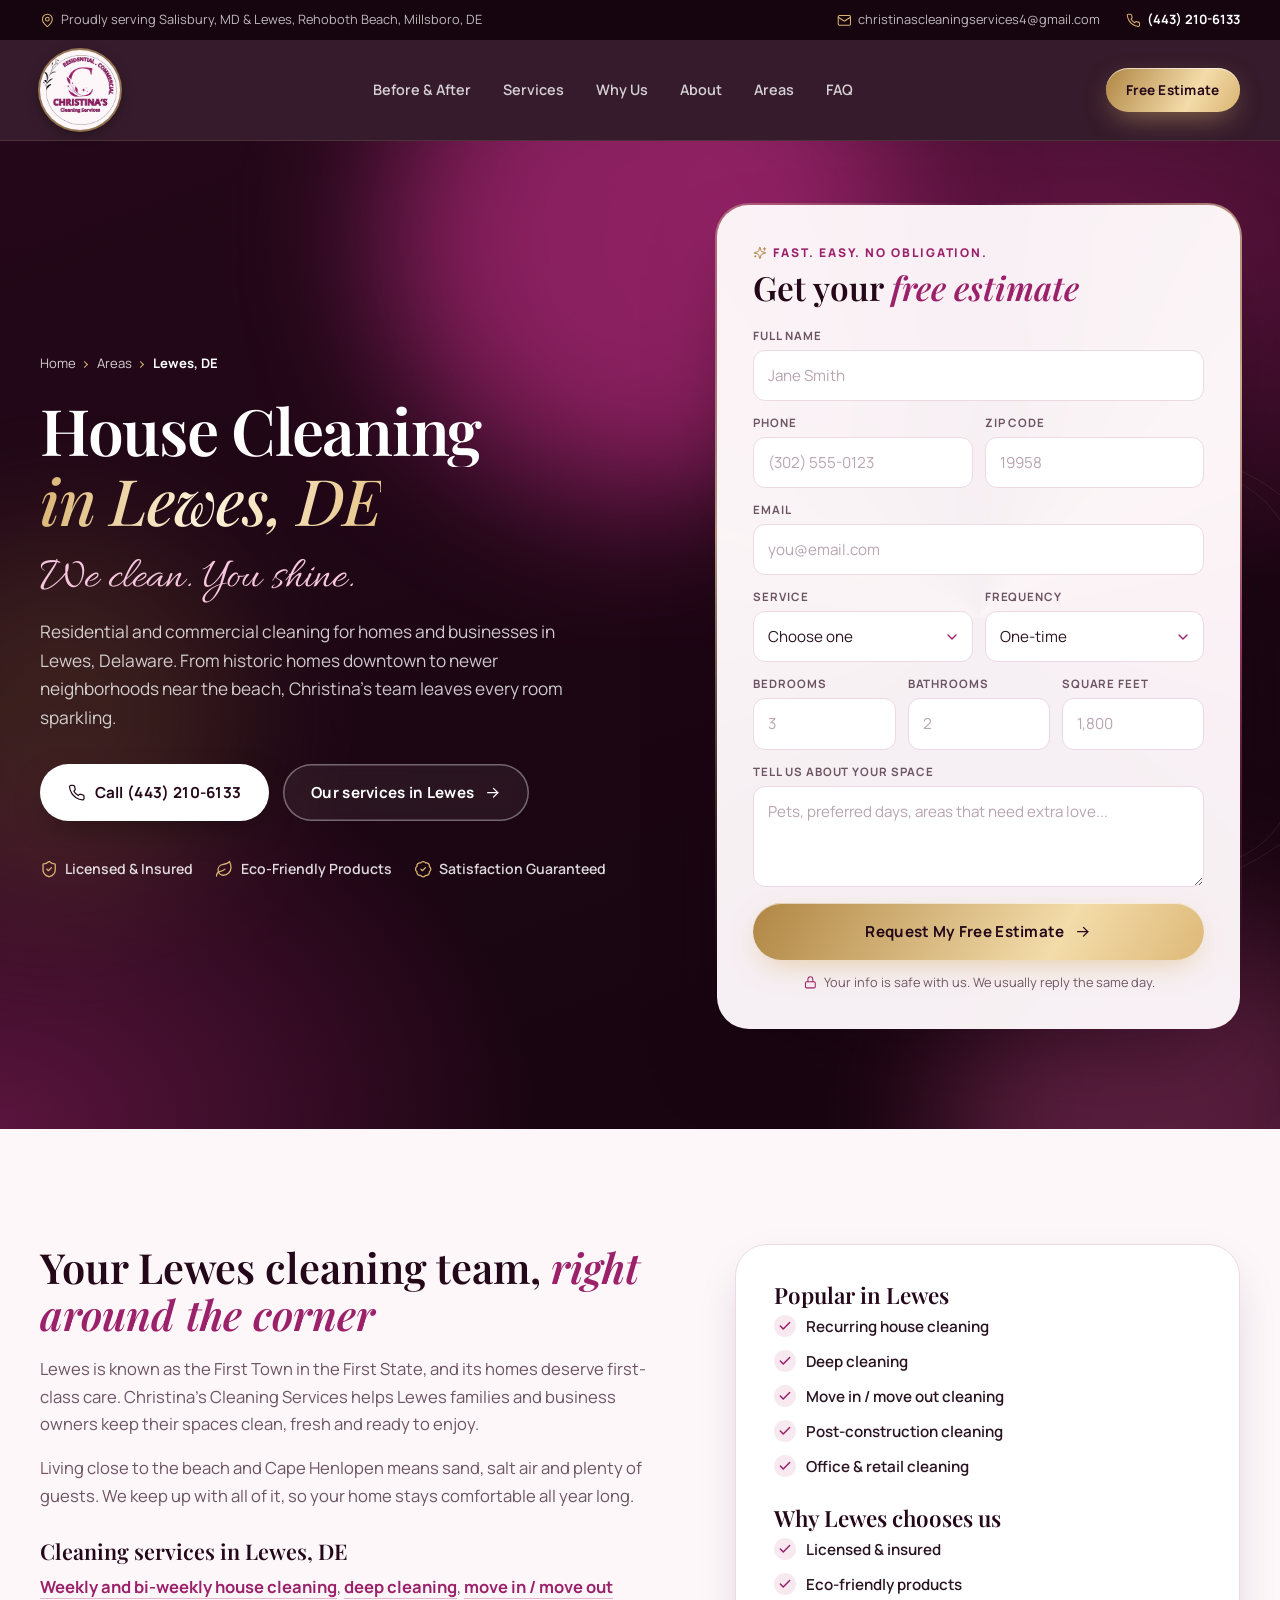
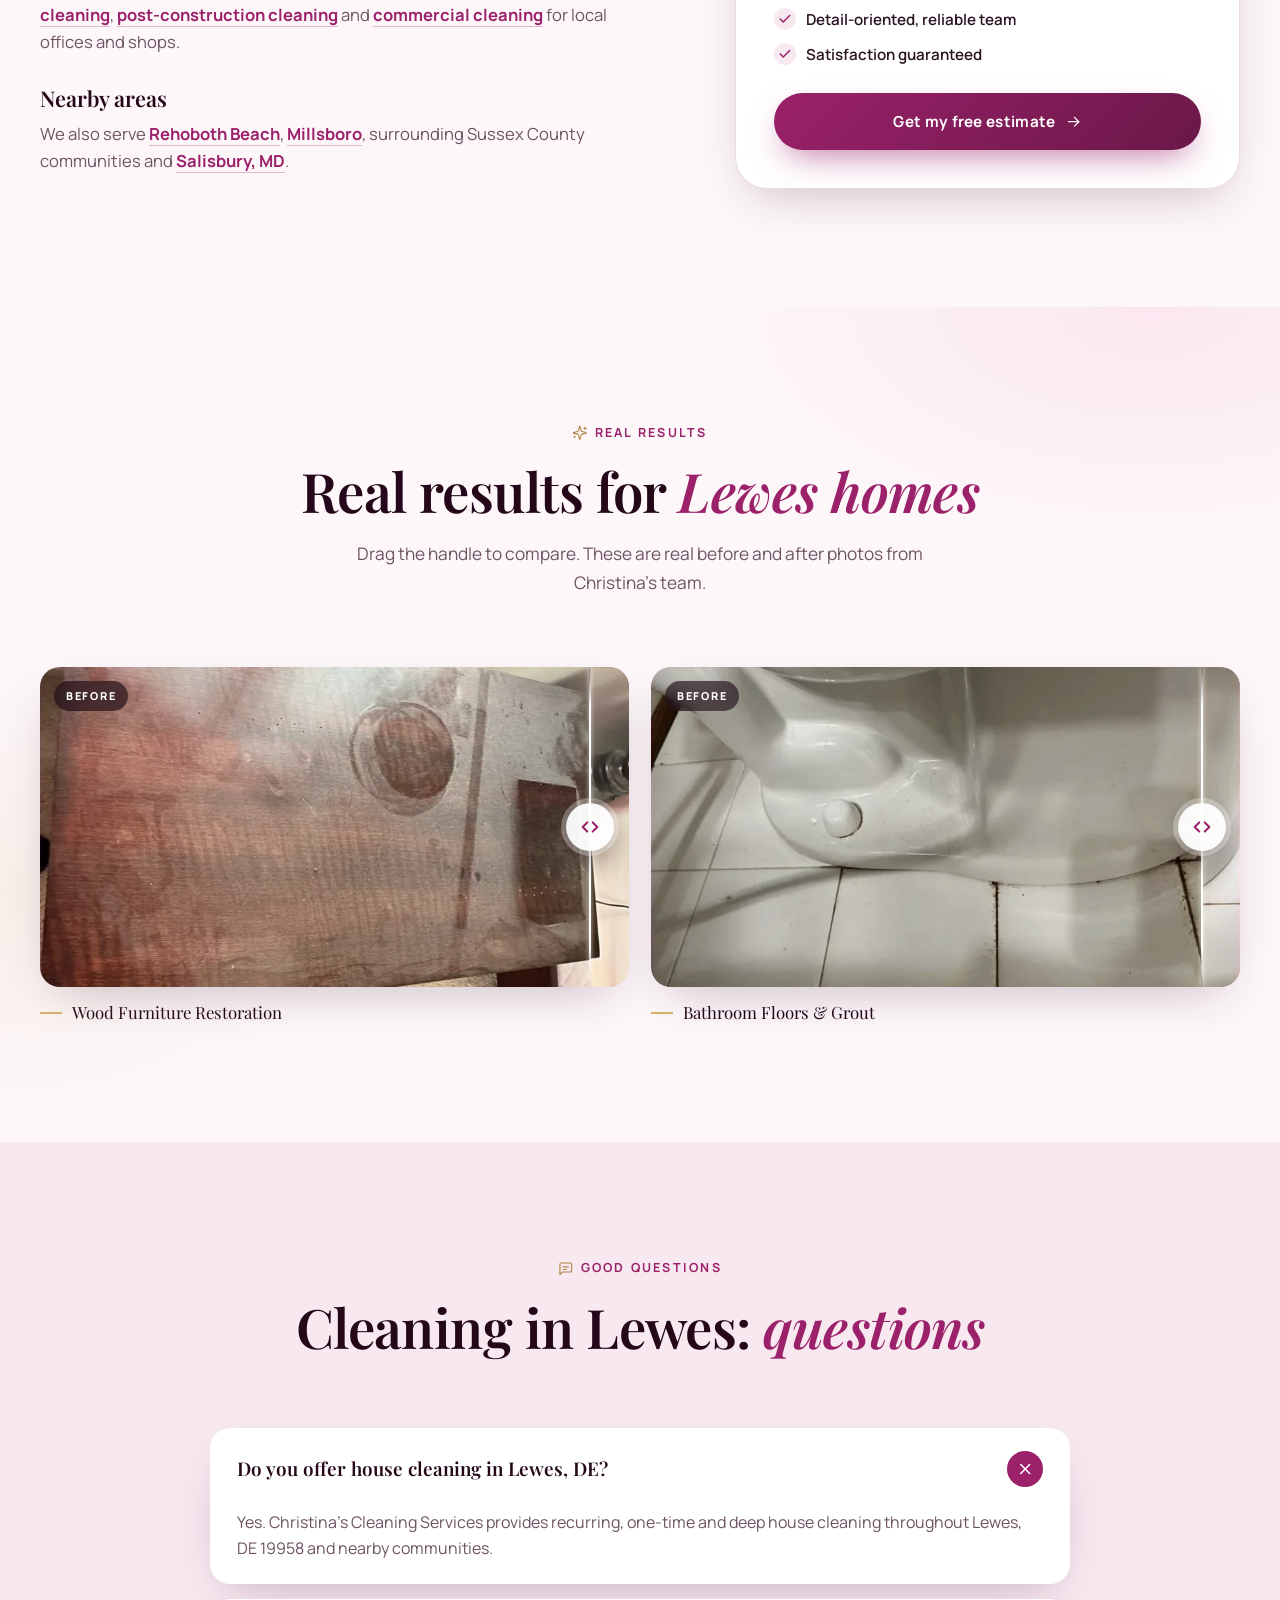
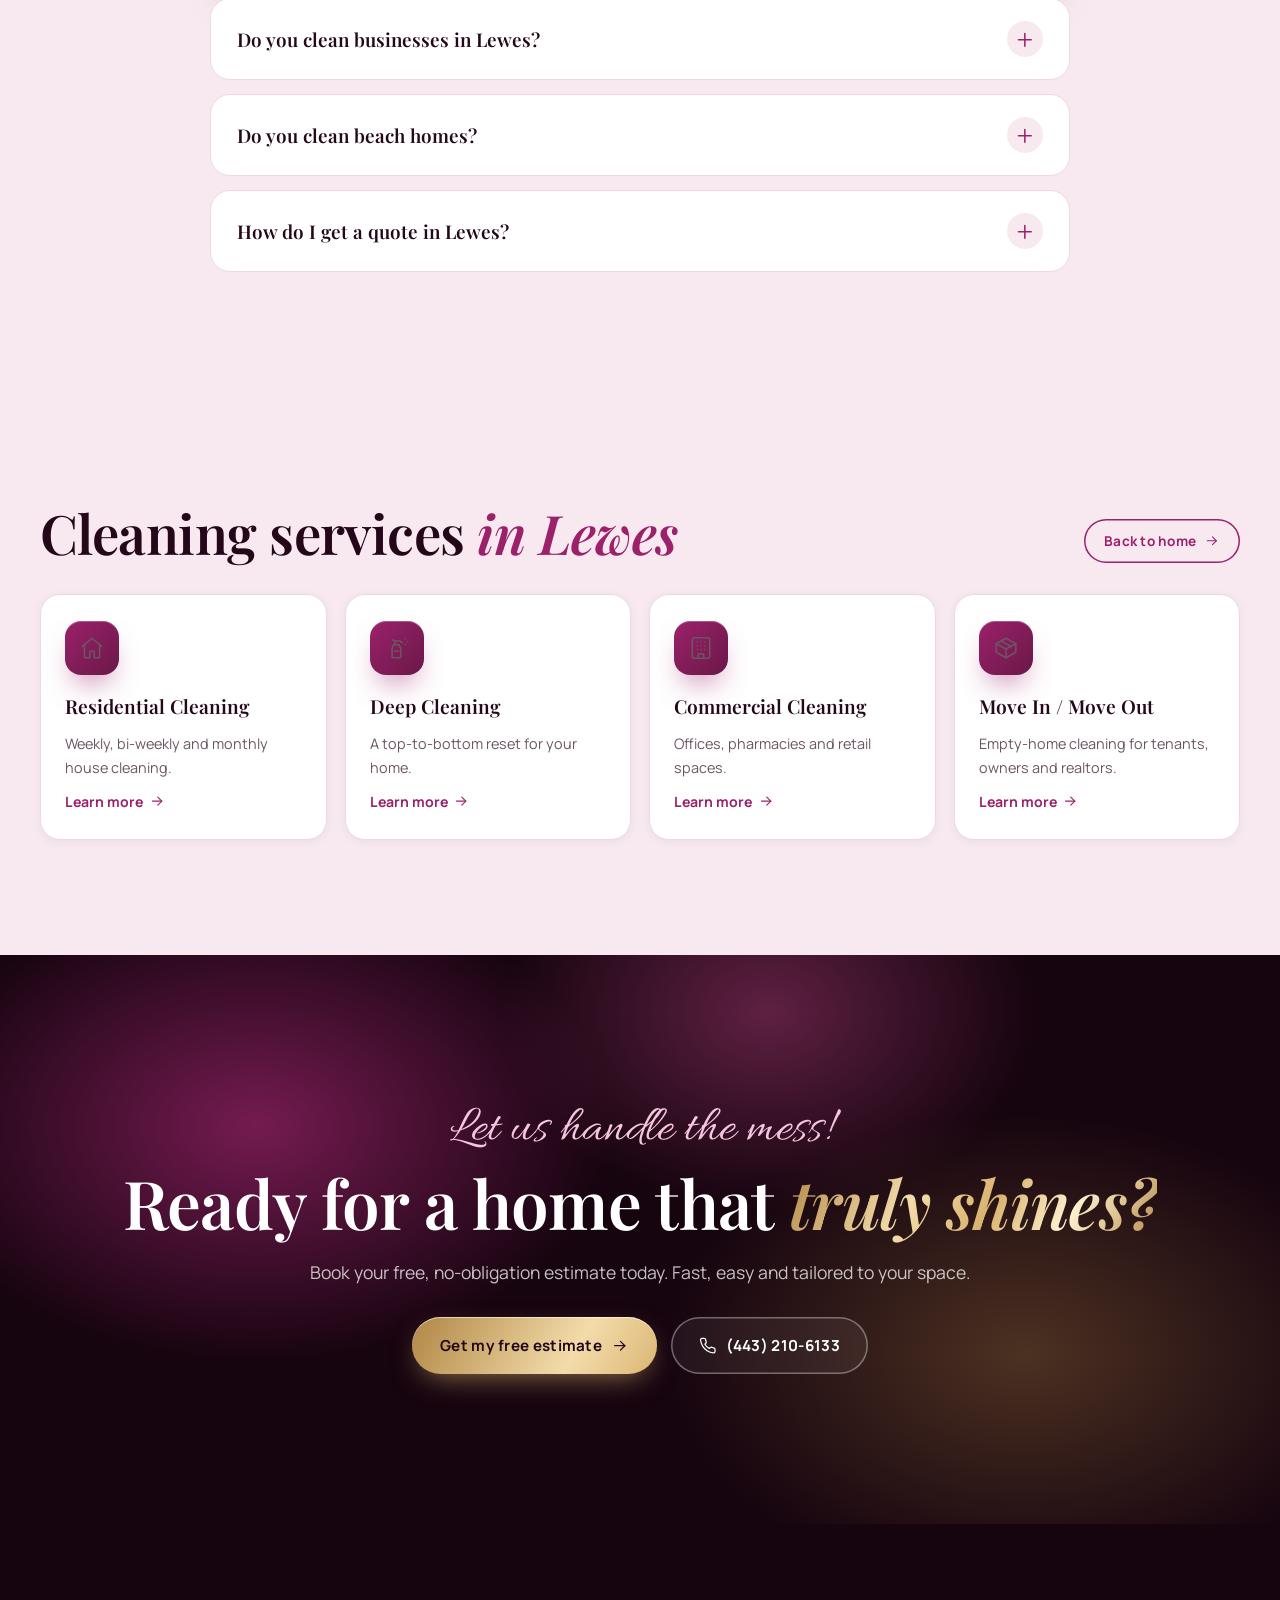
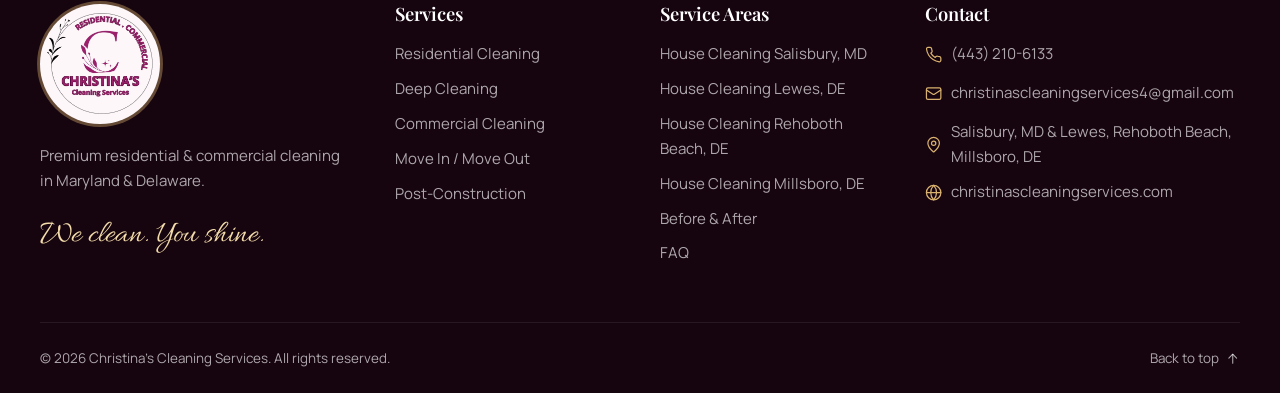
<file: areas/lewes-de/index.html>
<!doctype html>
<html lang="en-US">
<head>
  <meta charset="UTF-8">
  <meta name="viewport" content="width=device-width, initial-scale=1">
  <title>House Cleaning in Lewes, DE | Christina's Cleaning Services</title>
  <meta name="description" content="Trusted house cleaning and commercial cleaning in Lewes, DE 19958. Recurring, deep, move-out and post-construction cleaning. Licensed &amp; insured. Free estimate.">
  <meta name="robots" content="index, follow, max-image-preview:large, max-snippet:-1, max-video-preview:-1">
  <link rel="canonical" href="https://christinascleaningservices.com/areas/lewes-de/">
  <meta name="theme-color" content="#2B0A1F">
  <meta name="geo.region" content="US-DE">
  <meta name="geo.placename" content="Lewes, Delaware">

  <meta property="og:type" content="website">
  <meta property="og:locale" content="en_US">
  <meta property="og:site_name" content="Christina's Cleaning Services">
  <meta property="og:title" content="House Cleaning in Lewes, DE | Christina&#x27;s Cleaning Services">
  <meta property="og:description" content="Trusted house cleaning and commercial cleaning in Lewes, DE 19958. Recurring, deep, move-out and post-construction cleaning. Licensed &amp; insured. Free estimate.">
  <meta property="og:url" content="https://christinascleaningservices.com/areas/lewes-de/">
  <meta property="og:image" content="https://christinascleaningservices.com/assets/img/og-image.jpg">
  <meta property="og:image:width" content="1200">
  <meta property="og:image:height" content="630">
  <meta name="twitter:card" content="summary_large_image">
  <meta name="twitter:title" content="House Cleaning in Lewes, DE | Christina&#x27;s Cleaning Services">
  <meta name="twitter:description" content="Trusted house cleaning and commercial cleaning in Lewes, DE 19958. Recurring, deep, move-out and post-construction cleaning. Licensed &amp; insured. Free estimate.">
  <meta name="twitter:image" content="https://christinascleaningservices.com/assets/img/og-image.jpg">

  <link rel="icon" type="image/png" href="/assets/img/favicon.png">
  <link rel="apple-touch-icon" href="/assets/img/apple-touch-icon.png">
  <link rel="manifest" href="/site.webmanifest">

  <link rel="preconnect" href="https://fonts.googleapis.com">
  <link rel="preconnect" href="https://fonts.gstatic.com" crossorigin>
  <link href="https://fonts.googleapis.com/css2?family=Playfair+Display:ital,wght@0,500;0,600;0,700;1,500;1,600&family=Manrope:wght@400;500;600;700;800&family=Allura&display=swap" rel="stylesheet">
  <link rel="stylesheet" href="/assets/css/style.css">

  <script type="application/ld+json">
{
  "@context": "https://schema.org",
  "@graph": [
    {
      "@type": "WebPage",
      "@id": "https://christinascleaningservices.com/areas/lewes-de/#webpage",
      "url": "https://christinascleaningservices.com/areas/lewes-de/",
      "name": "House Cleaning in Lewes, DE | Christina's Cleaning Services",
      "description": "Trusted house cleaning and commercial cleaning in Lewes, DE 19958. Recurring, deep, move-out and post-construction cleaning. Licensed & insured. Free estimate.",
      "isPartOf": {
        "@id": "https://christinascleaningservices.com/#website"
      },
      "about": {
        "@id": "https://christinascleaningservices.com/#business"
      },
      "breadcrumb": {
        "@id": "https://christinascleaningservices.com/areas/lewes-de/#breadcrumb"
      },
      "inLanguage": "en-US"
    },
    {
      "@type": "BreadcrumbList",
      "@id": "https://christinascleaningservices.com/areas/lewes-de/#breadcrumb",
      "itemListElement": [
        {
          "@type": "ListItem",
          "position": 1,
          "name": "Home",
          "item": "https://christinascleaningservices.com/"
        },
        {
          "@type": "ListItem",
          "position": 2,
          "name": "Areas",
          "item": "https://christinascleaningservices.com/#areas"
        },
        {
          "@type": "ListItem",
          "position": 3,
          "name": "Lewes, DE",
          "item": "https://christinascleaningservices.com/areas/lewes-de/"
        }
      ]
    },
    {
      "@type": "Service",
      "@id": "https://christinascleaningservices.com/areas/lewes-de/#service",
      "name": "House Cleaning in Lewes, DE",
      "serviceType": "House cleaning",
      "description": "Trusted house cleaning and commercial cleaning in Lewes, DE 19958. Recurring, deep, move-out and post-construction cleaning. Licensed & insured. Free estimate.",
      "url": "https://christinascleaningservices.com/areas/lewes-de/",
      "provider": {
        "@id": "https://christinascleaningservices.com/#business"
      },
      "areaServed": [
        {
          "@type": "City",
          "name": "Lewes",
          "postalCode": "19958",
          "containedInPlace": {
            "@type": "AdministrativeArea",
            "name": "Sussex County, Delaware"
          }
        }
      ]
    },
    {
      "@type": "FAQPage",
      "@id": "https://christinascleaningservices.com/areas/lewes-de/#faq",
      "mainEntity": [
        {
          "@type": "Question",
          "name": "Do you offer house cleaning in Lewes, DE?",
          "acceptedAnswer": {
            "@type": "Answer",
            "text": "Yes. Christina's Cleaning Services provides recurring, one-time and deep house cleaning throughout Lewes, DE 19958 and nearby communities."
          }
        },
        {
          "@type": "Question",
          "name": "Do you clean businesses in Lewes?",
          "acceptedAnswer": {
            "@type": "Answer",
            "text": "Yes. We offer commercial cleaning for offices, retail stores and other businesses in Lewes on daily, weekly or custom schedules."
          }
        },
        {
          "@type": "Question",
          "name": "Do you clean beach homes?",
          "acceptedAnswer": {
            "@type": "Answer",
            "text": "Yes. Whether it's your year-round home or your beach house, we'll keep it clean and ready for you and your guests."
          }
        },
        {
          "@type": "Question",
          "name": "How do I get a quote in Lewes?",
          "acceptedAnswer": {
            "@type": "Answer",
            "text": "Fill out the free estimate form on this page or call (443) 210-6133. Estimates are fast, easy and no obligation."
          }
        }
      ]
    }
  ]
}
  </script>
</head>
<body class="is-loading" data-page="areas-lewes-de">
<!-- Generated by tools/build_pages.py - edit the data there, not this file. -->

<!-- ============ ICON SPRITE ============ -->
<svg width="0" height="0" style="position:absolute" aria-hidden="true">
  <defs>
    <symbol id="i-home" viewBox="0 0 24 24"><path d="M3 10.5 12 3l9 7.5"/><path d="M5 9v11a1 1 0 0 0 1 1h4v-6h4v6h4a1 1 0 0 0 1-1V9"/></symbol>
    <symbol id="i-building" viewBox="0 0 24 24"><rect x="4" y="2.5" width="16" height="19" rx="1.5"/><path d="M9.5 21.5v-4h5v4"/><path d="M8.5 6.5h.01M12 6.5h.01M15.5 6.5h.01M8.5 10h.01M12 10h.01M15.5 10h.01M8.5 13.5h.01M12 13.5h.01M15.5 13.5h.01"/></symbol>
    <symbol id="i-box" viewBox="0 0 24 24"><path d="M21 8 12 3 3 8v8l9 5 9-5z"/><path d="m3 8 9 5 9-5"/><path d="M12 13v8"/><path d="m7.5 5.5 9 5"/></symbol>
    <symbol id="i-hardhat" viewBox="0 0 24 24"><path d="M2 18a1 1 0 0 0 1 1h18a1 1 0 0 0 1-1v-2a1 1 0 0 0-1-1H3a1 1 0 0 0-1 1z"/><path d="M10 10V5a1 1 0 0 1 1-1h2a1 1 0 0 1 1 1v5"/><path d="M4 15v-3a6 6 0 0 1 6-6"/><path d="M14 6a6 6 0 0 1 6 6v3"/></symbol>
    <symbol id="i-spray" viewBox="0 0 24 24"><path d="M8.5 9h5.5l1.5 3.5V20a1 1 0 0 1-1 1h-6a1 1 0 0 1-1-1v-7.5z"/><path d="M10 9V5.5h4.5l2.5 1.5"/><path d="M10 5.5 8 4.5"/><path d="M19.5 3.5h.01M21.5 6h.01M19.5 8.5h.01"/><path d="M9.5 15h4"/></symbol>
    <symbol id="i-calendar" viewBox="0 0 24 24"><rect x="3" y="4.5" width="18" height="16.5" rx="2"/><path d="M3 9.5h18M8 2.5v4M16 2.5v4"/><path d="m9 15 2 2 4-4"/></symbol>
    <symbol id="i-sparkles" viewBox="0 0 24 24"><path d="M9.94 15.5A2 2 0 0 0 8.5 14.06l-6.14-1.58a.5.5 0 0 1 0-.96L8.5 9.94A2 2 0 0 0 9.94 8.5l1.58-6.14a.5.5 0 0 1 .96 0l1.58 6.14a2 2 0 0 0 1.44 1.44l6.14 1.58a.5.5 0 0 1 0 .96l-6.14 1.58a2 2 0 0 0-1.44 1.44l-1.58 6.14a.5.5 0 0 1-.96 0z"/><path d="M20 3v4M22 5h-4M4 17v2M5 18H3"/></symbol>
    <symbol id="i-shield" viewBox="0 0 24 24"><path d="M20 13c0 5-3.5 7.5-7.66 8.95a1 1 0 0 1-.67-.01C7.5 20.5 4 18 4 13V6a1 1 0 0 1 1-1c2 0 4.5-1.2 6.24-2.72a1.17 1.17 0 0 1 1.52 0C14.51 3.81 17 5 19 5a1 1 0 0 1 1 1z"/><path d="m9 12 2 2 4-4"/></symbol>
    <symbol id="i-users" viewBox="0 0 24 24"><path d="M16 21v-2a4 4 0 0 0-4-4H6a4 4 0 0 0-4 4v2"/><circle cx="9" cy="7" r="4"/><path d="M22 21v-2a4 4 0 0 0-3-3.87"/><path d="M16 3.13a4 4 0 0 1 0 7.75"/></symbol>
    <symbol id="i-leaf" viewBox="0 0 24 24"><path d="M11 20A7 7 0 0 1 9.8 6.1C15.5 5 17 4.48 19 2c1 2 2 4.18 2 8 0 5.5-4.78 10-10 10Z"/><path d="M2 21c0-3 1.85-5.36 5.08-6C9.5 14.52 12 13 13 12"/></symbol>
    <symbol id="i-gem" viewBox="0 0 24 24"><path d="M6 3h12l4 6-10 13L2 9Z"/><path d="M11 3 8 9l4 13 4-13-3-6"/><path d="M2 9h20"/></symbol>
    <symbol id="i-badge" viewBox="0 0 24 24"><path d="M3.85 8.62a4 4 0 0 1 4.78-4.77 4 4 0 0 1 6.74 0 4 4 0 0 1 4.78 4.78 4 4 0 0 1 0 6.74 4 4 0 0 1-4.77 4.78 4 4 0 0 1-6.75 0 4 4 0 0 1-4.78-4.77 4 4 0 0 1 0-6.76Z"/><path d="m9 12 2 2 4-4"/></symbol>
    <symbol id="i-clock" viewBox="0 0 24 24"><circle cx="12" cy="12" r="9.5"/><path d="M12 6.5V12l3.5 2"/></symbol>
    <symbol id="i-phone" viewBox="0 0 24 24"><path d="M22 16.92v3a2 2 0 0 1-2.18 2 19.79 19.79 0 0 1-8.63-3.07 19.5 19.5 0 0 1-6-6 19.79 19.79 0 0 1-3.07-8.67A2 2 0 0 1 4.11 2h3a2 2 0 0 1 2 1.72c.13.96.36 1.9.7 2.81a2 2 0 0 1-.45 2.11L8.09 9.91a16 16 0 0 0 6 6l1.27-1.27a2 2 0 0 1 2.11-.45c.91.34 1.85.57 2.81.7A2 2 0 0 1 22 16.92z"/></symbol>
    <symbol id="i-mail" viewBox="0 0 24 24"><rect x="2" y="4" width="20" height="16" rx="2"/><path d="m22 7-8.97 5.7a1.94 1.94 0 0 1-2.06 0L2 7"/></symbol>
    <symbol id="i-pin" viewBox="0 0 24 24"><path d="M20 10c0 5-5.54 10.19-7.4 11.8a1 1 0 0 1-1.2 0C9.54 20.19 4 15 4 10a8 8 0 0 1 16 0"/><circle cx="12" cy="10" r="3"/></symbol>
    <symbol id="i-globe" viewBox="0 0 24 24"><circle cx="12" cy="12" r="10"/><path d="M12 2a14.5 14.5 0 0 0 0 20 14.5 14.5 0 0 0 0-20"/><path d="M2 12h20"/></symbol>
    <symbol id="i-arrow" viewBox="0 0 24 24"><path d="M5 12h14"/><path d="m13 6 6 6-6 6"/></symbol>
    <symbol id="i-check" viewBox="0 0 24 24"><path d="M20 6 9 17l-5-5"/></symbol>
    <symbol id="i-plus" viewBox="0 0 24 24"><path d="M12 5v14M5 12h14"/></symbol>
    <symbol id="i-message" viewBox="0 0 24 24"><path d="M21 15a2 2 0 0 1-2 2H7l-4 4V5a2 2 0 0 1 2-2h14a2 2 0 0 1 2 2z"/><path d="M8 9h8M8 13h5"/></symbol>
    <symbol id="i-sofa" viewBox="0 0 24 24"><path d="M20 9V6a2 2 0 0 0-2-2H6a2 2 0 0 0-2 2v3"/><path d="M2 16a2 2 0 0 0 2 2h16a2 2 0 0 0 2-2v-5a2 2 0 0 0-4 0v1.5a.5.5 0 0 1-.5.5h-11a.5.5 0 0 1-.5-.5V11a2 2 0 0 0-4 0z"/><path d="M4 18v2M20 18v2"/></symbol>
    <symbol id="i-drag" viewBox="0 0 24 24"><path d="m9 7-5 5 5 5"/><path d="m15 7 5 5-5 5"/></symbol>
    <symbol id="i-lock" viewBox="0 0 24 24"><rect x="4" y="11" width="16" height="10" rx="2"/><path d="M8 11V7a4 4 0 0 1 8 0v4"/></symbol>
    <symbol id="i-star" viewBox="0 0 24 24"><path d="M12 0c.6 6.6 5.4 11.4 12 12-6.6.6-11.4 5.4-12 12-.6-6.6-5.4-11.4-12-12C6.6 11.4 11.4 6.6 12 0Z"/></symbol>
    <symbol id="i-menu" viewBox="0 0 24 24"><path d="M4 7h16M4 12h16M4 17h10"/></symbol>
    <symbol id="i-close" viewBox="0 0 24 24"><path d="M18 6 6 18M6 6l12 12"/></symbol>
    <symbol id="i-crown" viewBox="0 0 24 24"><path d="M11.56 3.27a.5.5 0 0 1 .88 0l2.95 5.6a1 1 0 0 0 1.52.29l4.27-3.66a.5.5 0 0 1 .8.52l-2.83 10.25a1 1 0 0 1-.96.73H5.81a1 1 0 0 1-.96-.73L2.02 6.02a.5.5 0 0 1 .8-.52l4.27 3.66a1 1 0 0 0 1.52-.29z"/><path d="M5 21h14"/></symbol>
  </defs>
</svg>

<a class="skip-link" href="#main">Skip to content</a>

<!-- ============ TOP BAR ============ -->
<div class="topbar">
  <div class="container topbar__inner">
    <p class="topbar__item"><svg class="i"><use href="#i-pin"/></svg> Proudly serving Salisbury, MD &amp; Lewes, Rehoboth Beach, Millsboro, DE</p>
    <div class="topbar__links">
      <a href="mailto:christinascleaningservices4@gmail.com" class="topbar__item"><svg class="i"><use href="#i-mail"/></svg> christinascleaningservices4@gmail.com</a>
      <a href="tel:+14432106133" class="topbar__item topbar__item--strong"><svg class="i"><use href="#i-phone"/></svg> (443) 210-6133</a>
    </div>
  </div>
</div>

<!-- ============ HEADER ============ -->
<header class="header" id="top">
  <div class="container header__inner">
    <a href="/" class="brand" aria-label="Christina's Cleaning Services - home">
      <span class="brand__badge"><img src="/assets/img/logo.webp" alt="Christina's Cleaning Services" width="100" height="96" fetchpriority="high"></span>
    </a>

    <nav class="nav" id="nav" aria-label="Main">
      <a href="/#results">Before &amp; After</a>
      <a href="/#services">Services</a>
      <a href="/#why">Why Us</a>
      <a href="/#about">About</a>
      <a href="/#areas">Areas</a>
      <a href="/#faq">FAQ</a>
      <a href="tel:+14432106133" class="nav__phone"><svg class="i"><use href="#i-phone"/></svg> (443) 210-6133</a>
    </nav>

    <div class="header__actions">
      <a href="#estimate" class="btn btn--gold btn--sm magnetic"><span>Free Estimate</span></a>
      <button class="burger" id="burger" aria-label="Open menu" aria-expanded="false" aria-controls="nav">
        <svg class="i i--open"><use href="#i-menu"/></svg>
        <svg class="i i--close"><use href="#i-close"/></svg>
      </button>
    </div>
  </div>
</header>

<main id="main">

<section class="hero hero--page" id="estimate">
  <canvas class="hero__sparkles" id="sparkles" aria-hidden="true"></canvas>
  <div class="hero__aurora" aria-hidden="true"><span></span><span></span><span></span></div>
  <div class="hero__monogram" aria-hidden="true">C</div>

  <div class="container hero__grid">
    <div class="hero__copy">
      <nav class="breadcrumb" aria-label="Breadcrumb" data-hero>
        <ol>
          <li><a href="/">Home</a></li>
          <li><a href="/#areas">Areas</a></li>
          <li><span aria-current="page">Lewes, DE</span></li>
        </ol>
      </nav>
      <h1 class="hero__title">
        <span class="line"><span data-hero>House Cleaning</span></span>
        <span class="line"><span data-hero><em class="shimmer">in Lewes, DE</em></span></span>
      </h1>
      <p class="hero__script" data-hero>We clean. You shine.</p>
      <p class="hero__lead" data-hero>Residential and commercial cleaning for homes and businesses in Lewes, Delaware. From historic homes downtown to newer neighborhoods near the beach, Christina's team leaves every room sparkling.</p>
      <div class="hero__ctas" data-hero>
        <a href="tel:+14432106133" class="btn btn--light magnetic"><svg class="i"><use href="#i-phone"/></svg><span>Call (443) 210-6133</span></a>
        <a href="#details" class="btn btn--ghost magnetic"><span>Our services in Lewes</span><svg class="i"><use href="#i-arrow"/></svg></a>
      </div>
      <ul class="hero__trust" data-hero>
        <li><svg class="i"><use href="#i-shield"/></svg> Licensed &amp; Insured</li>
        <li><svg class="i"><use href="#i-leaf"/></svg> Eco-Friendly Products</li>
        <li><svg class="i"><use href="#i-badge"/></svg> Satisfaction Guaranteed</li>
      </ul>
    </div>

    <!-- Estimate form -->
    <div class="quote" data-hero>
      <div class="quote__glow" aria-hidden="true"></div>
      <div class="quote__card">
        <div class="quote__head">
          <p class="quote__kicker"><svg class="i"><use href="#i-sparkles"/></svg> Fast. Easy. No obligation.</p>
          <h2 class="quote__title">Get your <em>free estimate</em></h2>
        </div>

        <form class="form" id="quote-form" novalidate data-default-service=""
              data-endpoint="https://formsubmit.co/ajax/christinascleaningservices4@gmail.com">
          <input type="text" name="_honey" class="hp" tabindex="-1" autocomplete="off" aria-hidden="true">
          <input type="hidden" name="_subject" value="New estimate request - Christina's Cleaning website">
          <input type="hidden" name="_template" value="table">

          <div class="form__grid">
            <label class="field field--full">
              <span class="field__label">Full name</span>
              <input type="text" name="name" autocomplete="name" required placeholder="Jane Smith">
            </label>
            <label class="field">
              <span class="field__label">Phone</span>
              <input type="tel" name="phone" autocomplete="tel" required placeholder="(302) 555-0123" inputmode="tel">
            </label>
            <label class="field">
              <span class="field__label">ZIP code</span>
              <input type="text" name="zip" autocomplete="postal-code" required placeholder="19958" inputmode="numeric" maxlength="10">
            </label>
            <label class="field field--full">
              <span class="field__label">Email</span>
              <input type="email" name="email" autocomplete="email" required placeholder="you@email.com">
            </label>
            <label class="field">
              <span class="field__label">Service</span>
              <select name="service" required>
                <option value="" disabled selected>Choose one</option>
                <option>Residential Cleaning</option>
                <option>Deep Cleaning</option>
                <option>Commercial Cleaning</option>
                <option>Move In / Move Out</option>
                <option>Post-Construction</option>
                <option>Other</option>
              </select>
            </label>
            <label class="field">
              <span class="field__label">Frequency</span>
              <select name="frequency">
                <option>One-time</option>
                <option>Weekly</option>
                <option>Bi-weekly</option>
                <option>Monthly</option>
                <option>Daily (commercial)</option>
              </select>
            </label>
            <div class="field-row">
              <label class="field">
                <span class="field__label">Bedrooms</span>
                <input type="number" name="bedrooms" min="0" max="20" placeholder="3" inputmode="numeric">
              </label>
              <label class="field">
                <span class="field__label">Bathrooms</span>
                <input type="number" name="bathrooms" min="0" max="20" step="0.5" placeholder="2" inputmode="decimal">
              </label>
              <label class="field">
                <span class="field__label">Square feet</span>
                <input type="text" name="sqft" placeholder="1,800" inputmode="numeric" maxlength="9" autocomplete="off">
              </label>
            </div>
            <label class="field field--full">
              <span class="field__label">Tell us about your space</span>
              <textarea name="details" rows="3" placeholder="Pets, preferred days, areas that need extra love..."></textarea>
            </label>
          </div>

          <button type="submit" class="btn btn--gold btn--block magnetic">
            <span class="btn__label">Request My Free Estimate</span>
            <svg class="i"><use href="#i-arrow"/></svg>
          </button>
          <p class="form__note"><svg class="i"><use href="#i-lock"/></svg> Your info is safe with us. We usually reply the same day.</p>
          <p class="form__error" role="alert" hidden></p>
        </form>

        <div class="form__success" hidden>
          <div class="success__icon"><svg class="i"><use href="#i-check"/></svg></div>
          <h3>Thank you!</h3>
          <p>Your request is in. Christina will reach out shortly with your free estimate.</p>
          <a href="tel:+14432106133" class="btn btn--ghost-dark btn--sm"><svg class="i"><use href="#i-phone"/></svg><span>Need it faster? Call us</span></a>
        </div>
      </div>
    </div>
      </div>
</section>

<section class="section detail" id="details">
  <div class="container detail__grid">
    <div class="prose" data-reveal>
      <h2>Your Lewes cleaning team, <em>right around the corner</em></h2>
      <p>Lewes is known as the First Town in the First State, and its homes deserve first-class care. Christina's Cleaning Services helps Lewes families and business owners keep their spaces clean, fresh and ready to enjoy.</p>
      <p>Living close to the beach and Cape Henlopen means sand, salt air and plenty of guests. We keep up with all of it, so your home stays comfortable all year long.</p>
      <h3>Cleaning services in Lewes, DE</h3>
      <p><a href="/services/residential-cleaning/">Weekly and bi-weekly house cleaning</a>, <a href="/services/deep-cleaning/">deep cleaning</a>, <a href="/services/move-in-move-out-cleaning/">move in / move out cleaning</a>, <a href="/services/post-construction-cleaning/">post-construction cleaning</a> and <a href="/services/commercial-cleaning/">commercial cleaning</a> for local offices and shops.</p>
      <h3>Nearby areas</h3>
      <p>We also serve <a href="/areas/rehoboth-beach-de/">Rehoboth Beach</a>, <a href="/areas/millsboro-de/">Millsboro</a>, surrounding Sussex County communities and <a href="/areas/salisbury-md/">Salisbury, MD</a>.</p>
    </div>
    <aside class="checklist" data-reveal style="--d:.1s" aria-label="What's included">
        <h3>Popular in Lewes</h3>
        <ul>
          <li><svg class="i"><use href="#i-check"/></svg> Recurring house cleaning</li>
          <li><svg class="i"><use href="#i-check"/></svg> Deep cleaning</li>
          <li><svg class="i"><use href="#i-check"/></svg> Move in / move out cleaning</li>
          <li><svg class="i"><use href="#i-check"/></svg> Post-construction cleaning</li>
          <li><svg class="i"><use href="#i-check"/></svg> Office &amp; retail cleaning</li>
        </ul>
        <h3>Why Lewes chooses us</h3>
        <ul>
          <li><svg class="i"><use href="#i-check"/></svg> Licensed &amp; insured</li>
          <li><svg class="i"><use href="#i-check"/></svg> Eco-friendly products</li>
          <li><svg class="i"><use href="#i-check"/></svg> Detail-oriented, reliable team</li>
          <li><svg class="i"><use href="#i-check"/></svg> Satisfaction guaranteed</li>
        </ul>
        <a href="#estimate" class="btn btn--plum magnetic"><span>Get my free estimate</span><svg class="i"><use href="#i-arrow"/></svg></a>
    </aside>
  </div>
</section>

<section class="section results">
  <div class="container">
    <header class="section-head" data-reveal>
      <p class="eyebrow"><svg class="i"><use href="#i-sparkles"/></svg> Real results</p>
      <h2 class="section-title">Real results for <em>Lewes homes</em></h2>
      <p class="section-lead">Drag the handle to compare. These are real before and after photos from Christina's team.</p>
    </header>
    <div class="ba-row">
      <figure class="ba" data-reveal>
        <div class="compare" data-compare tabindex="0" role="slider" aria-label="Wood Furniture Restoration before and after" aria-valuemin="0" aria-valuemax="100" aria-valuenow="50">
          <img class="compare__img compare__before" src="/assets/img/results/table-before.webp" alt="Wood table covered in dust and stains before cleaning" loading="lazy" width="899" height="531">
          <img class="compare__img compare__after" src="/assets/img/results/table-after.webp" alt="Wood table polished and glowing after cleaning by Christina's Cleaning Services" loading="lazy" width="899" height="531">
          <span class="compare__tag compare__tag--before">Before</span>
          <span class="compare__tag compare__tag--after">After</span>
          <span class="compare__handle"><span class="compare__knob"><svg class="i"><use href="#i-drag"/></svg></span></span>
        </div>
        <figcaption>Wood Furniture Restoration</figcaption>
      </figure>
      <figure class="ba" data-reveal style="--d:.1s">
        <div class="compare" data-compare tabindex="0" role="slider" aria-label="Bathroom Floors &amp; Grout before and after" aria-valuemin="0" aria-valuemax="100" aria-valuenow="50">
          <img class="compare__img compare__before" src="/assets/img/results/toilet-before.webp" alt="Toilet base with dark grout before cleaning" loading="lazy" width="907" height="531">
          <img class="compare__img compare__after" src="/assets/img/results/toilet-after.webp" alt="Toilet base and bright grout after cleaning by Christina's Cleaning Services" loading="lazy" width="907" height="531">
          <span class="compare__tag compare__tag--before">Before</span>
          <span class="compare__tag compare__tag--after">After</span>
          <span class="compare__handle"><span class="compare__knob"><svg class="i"><use href="#i-drag"/></svg></span></span>
        </div>
        <figcaption>Bathroom Floors &amp; Grout</figcaption>
      </figure>
    </div>
  </div>
</section>

<section class="section faq">
  <div class="container faq__inner">
    <header class="section-head" data-reveal>
      <p class="eyebrow"><svg class="i"><use href="#i-message"/></svg> Good questions</p>
      <h2 class="section-title">Cleaning in Lewes: <em>questions</em></h2>
    </header>
    <div class="faq__list" data-reveal>
      <details class="qa" open>
        <summary>Do you offer house cleaning in Lewes, DE?<span class="qa__icon"><svg class="i"><use href="#i-plus"/></svg></span></summary>
        <div class="qa__body"><p>Yes. Christina's Cleaning Services provides recurring, one-time and deep house cleaning throughout Lewes, DE 19958 and nearby communities.</p></div>
      </details>
      <details class="qa">
        <summary>Do you clean businesses in Lewes?<span class="qa__icon"><svg class="i"><use href="#i-plus"/></svg></span></summary>
        <div class="qa__body"><p>Yes. We offer commercial cleaning for offices, retail stores and other businesses in Lewes on daily, weekly or custom schedules.</p></div>
      </details>
      <details class="qa">
        <summary>Do you clean beach homes?<span class="qa__icon"><svg class="i"><use href="#i-plus"/></svg></span></summary>
        <div class="qa__body"><p>Yes. Whether it's your year-round home or your beach house, we'll keep it clean and ready for you and your guests.</p></div>
      </details>
      <details class="qa">
        <summary>How do I get a quote in Lewes?<span class="qa__icon"><svg class="i"><use href="#i-plus"/></svg></span></summary>
        <div class="qa__body"><p>Fill out the free estimate form on this page or call (443) 210-6133. Estimates are fast, easy and no obligation.</p></div>
      </details>
    </div>
  </div>
</section>

<section class="section related">
  <div class="container">
    <div class="related__head" data-reveal>
      <h2 class="section-title">Cleaning services <em>in Lewes</em></h2>
      <a href="/" class="btn btn--ghost-dark btn--sm"><span>Back to home</span><svg class="i"><use href="#i-arrow"/></svg></a>
    </div>
    <div class="related__grid">
      <a class="related__card" href="/services/residential-cleaning/" data-reveal>
        <span class="svc__icon"><svg class="i"><use href="#i-home"/></svg></span>
        <strong>Residential Cleaning</strong>
        <span>Weekly, bi-weekly and monthly house cleaning.</span>
        <em>Learn more <svg class="i"><use href="#i-arrow"/></svg></em>
      </a>
      <a class="related__card" href="/services/deep-cleaning/" data-reveal>
        <span class="svc__icon"><svg class="i"><use href="#i-spray"/></svg></span>
        <strong>Deep Cleaning</strong>
        <span>A top-to-bottom reset for your home.</span>
        <em>Learn more <svg class="i"><use href="#i-arrow"/></svg></em>
      </a>
      <a class="related__card" href="/services/commercial-cleaning/" data-reveal>
        <span class="svc__icon"><svg class="i"><use href="#i-building"/></svg></span>
        <strong>Commercial Cleaning</strong>
        <span>Offices, pharmacies and retail spaces.</span>
        <em>Learn more <svg class="i"><use href="#i-arrow"/></svg></em>
      </a>
      <a class="related__card" href="/services/move-in-move-out-cleaning/" data-reveal>
        <span class="svc__icon"><svg class="i"><use href="#i-box"/></svg></span>
        <strong>Move In / Move Out</strong>
        <span>Empty-home cleaning for tenants, owners and realtors.</span>
        <em>Learn more <svg class="i"><use href="#i-arrow"/></svg></em>
      </a>
    </div>
  </div>
</section>

<!-- ============ FINAL CTA ============ -->
<section class="cta-final">
  <div class="cta-final__bg" aria-hidden="true"></div>
  <div class="container cta-final__inner" data-reveal>
    <p class="cta-final__script">Let us handle the mess!</p>
    <h2>Ready for a home that <em>truly shines?</em></h2>
    <p>Book your free, no-obligation estimate today. Fast, easy and tailored to your space.</p>
    <div class="cta-final__actions">
      <a href="#estimate" class="btn btn--gold magnetic"><span>Get my free estimate</span><svg class="i"><use href="#i-arrow"/></svg></a>
      <a href="tel:+14432106133" class="btn btn--ghost magnetic"><svg class="i"><use href="#i-phone"/></svg><span>(443) 210-6133</span></a>
    </div>
  </div>
</section>

</main>

<!-- ============ FOOTER ============ -->
<footer class="footer">
  <div class="container footer__grid">
    <div class="footer__brand">
      <span class="footer__badge"><img src="/assets/img/logo.webp" alt="Christina's Cleaning Services logo" width="120" height="115" loading="lazy"></span>
      <p>Premium residential &amp; commercial cleaning in Maryland &amp; Delaware.</p>
      <p class="footer__script">We clean. You shine.</p>
    </div>
    <nav aria-label="Services">
      <h4>Services</h4>
      <ul>
        <li><a href="/services/residential-cleaning/">Residential Cleaning</a></li>
        <li><a href="/services/deep-cleaning/">Deep Cleaning</a></li>
        <li><a href="/services/commercial-cleaning/">Commercial Cleaning</a></li>
        <li><a href="/services/move-in-move-out-cleaning/">Move In / Move Out</a></li>
        <li><a href="/services/post-construction-cleaning/">Post-Construction</a></li>
      </ul>
    </nav>
    <nav aria-label="Service areas">
      <h4>Service Areas</h4>
      <ul>
        <li><a href="/areas/salisbury-md/">House Cleaning Salisbury, MD</a></li>
        <li><a href="/areas/lewes-de/">House Cleaning Lewes, DE</a></li>
        <li><a href="/areas/rehoboth-beach-de/">House Cleaning Rehoboth Beach, DE</a></li>
        <li><a href="/areas/millsboro-de/">House Cleaning Millsboro, DE</a></li>
        <li><a href="/#results">Before &amp; After</a></li>
        <li><a href="/#faq">FAQ</a></li>
      </ul>
    </nav>
    <div>
      <h4>Contact</h4>
      <ul class="footer__contact">
        <li><a href="tel:+14432106133"><svg class="i"><use href="#i-phone"/></svg> (443) 210-6133</a></li>
        <li><a href="mailto:christinascleaningservices4@gmail.com"><svg class="i"><use href="#i-mail"/></svg> christinascleaningservices4@gmail.com</a></li>
        <li><span><svg class="i"><use href="#i-pin"/></svg> Salisbury, MD &amp; Lewes, Rehoboth Beach, Millsboro, DE</span></li>
        <li><a href="https://christinascleaningservices.com"><svg class="i"><use href="#i-globe"/></svg> christinascleaningservices.com</a></li>
      </ul>
    </div>
  </div>
  <div class="container footer__bottom">
    <p>&copy; <span id="year">2026</span> Christina's Cleaning Services. All rights reserved.</p>
    <a href="#top" class="footer__top">Back to top <svg class="i"><use href="#i-arrow"/></svg></a>
  </div>
</footer>

<!-- Mobile sticky action bar -->
<div class="mobile-bar">
  <a href="tel:+14432106133" class="mobile-bar__call"><svg class="i"><use href="#i-phone"/></svg> Call</a>
  <a href="#estimate" class="mobile-bar__quote"><svg class="i"><use href="#i-sparkles"/></svg> Free Estimate</a>
</div>

<script src="/assets/js/main.js" defer></script>
</body>
</html>
</file>
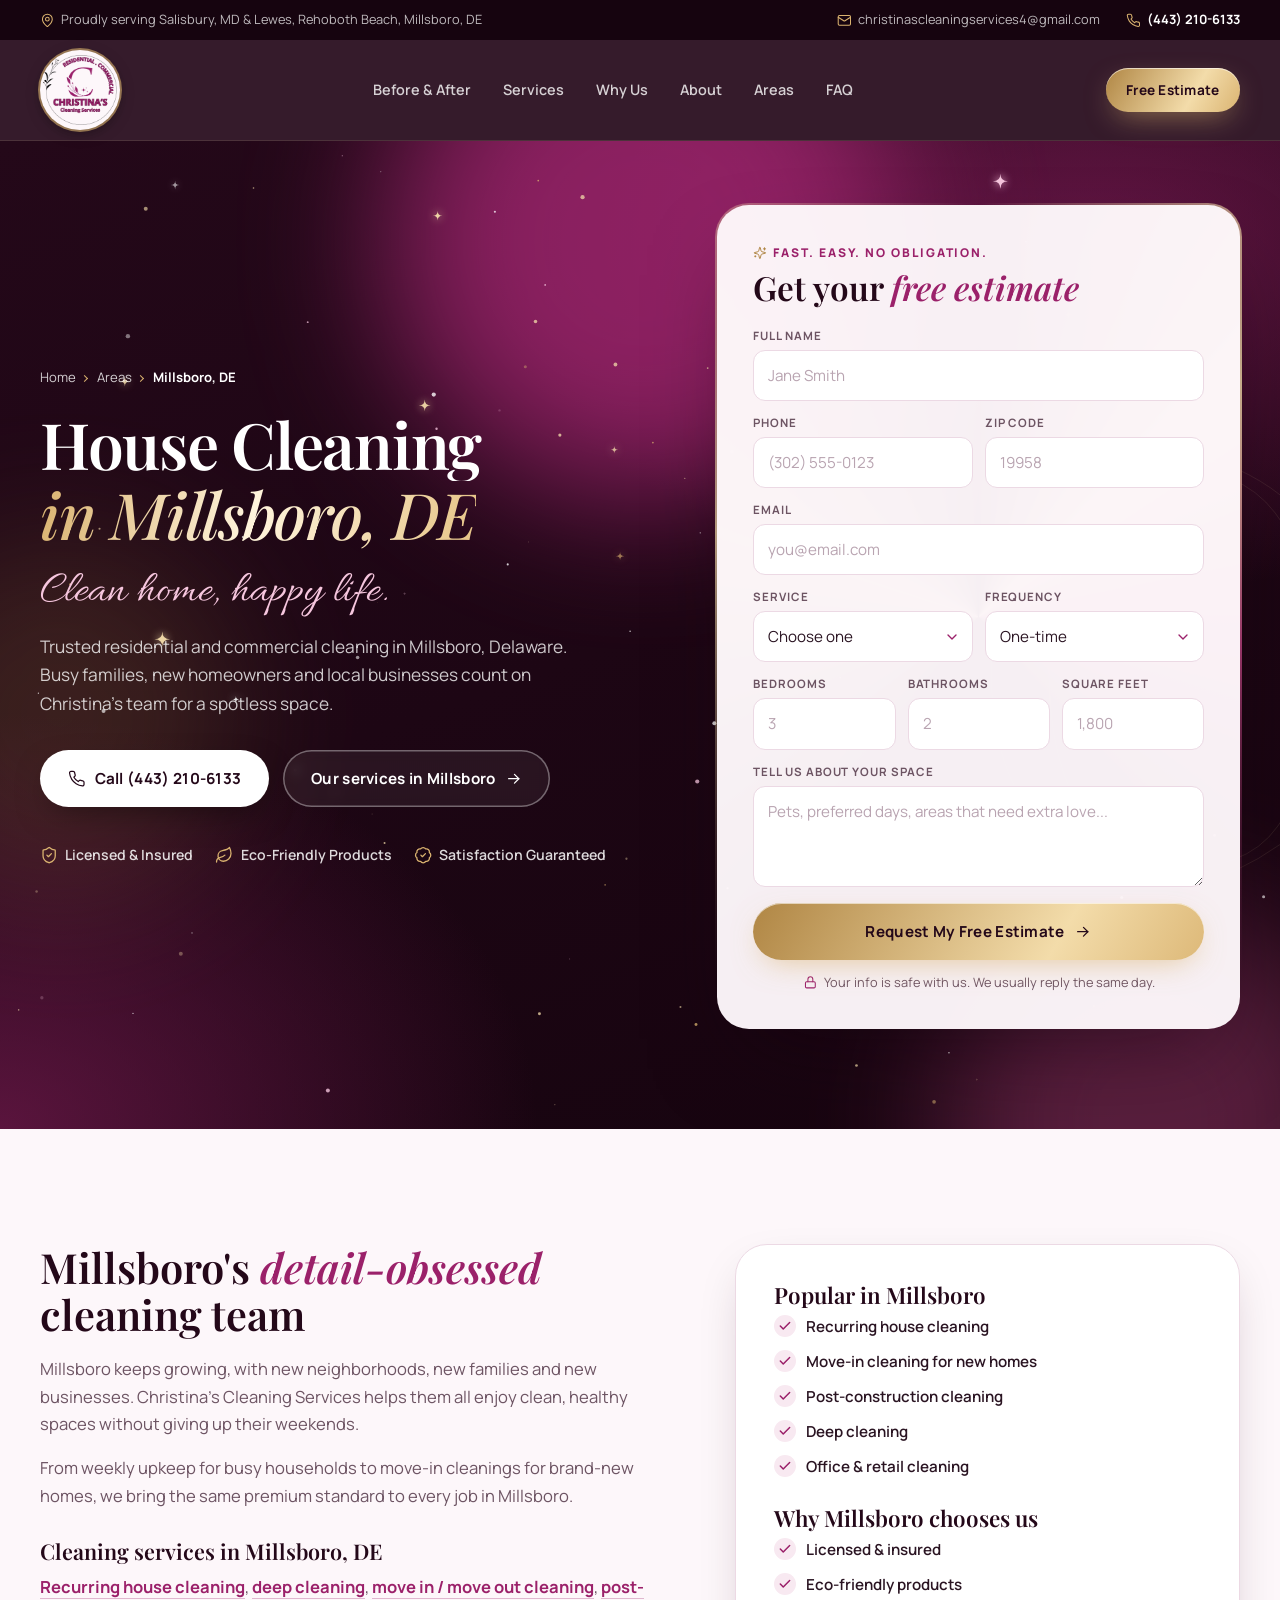
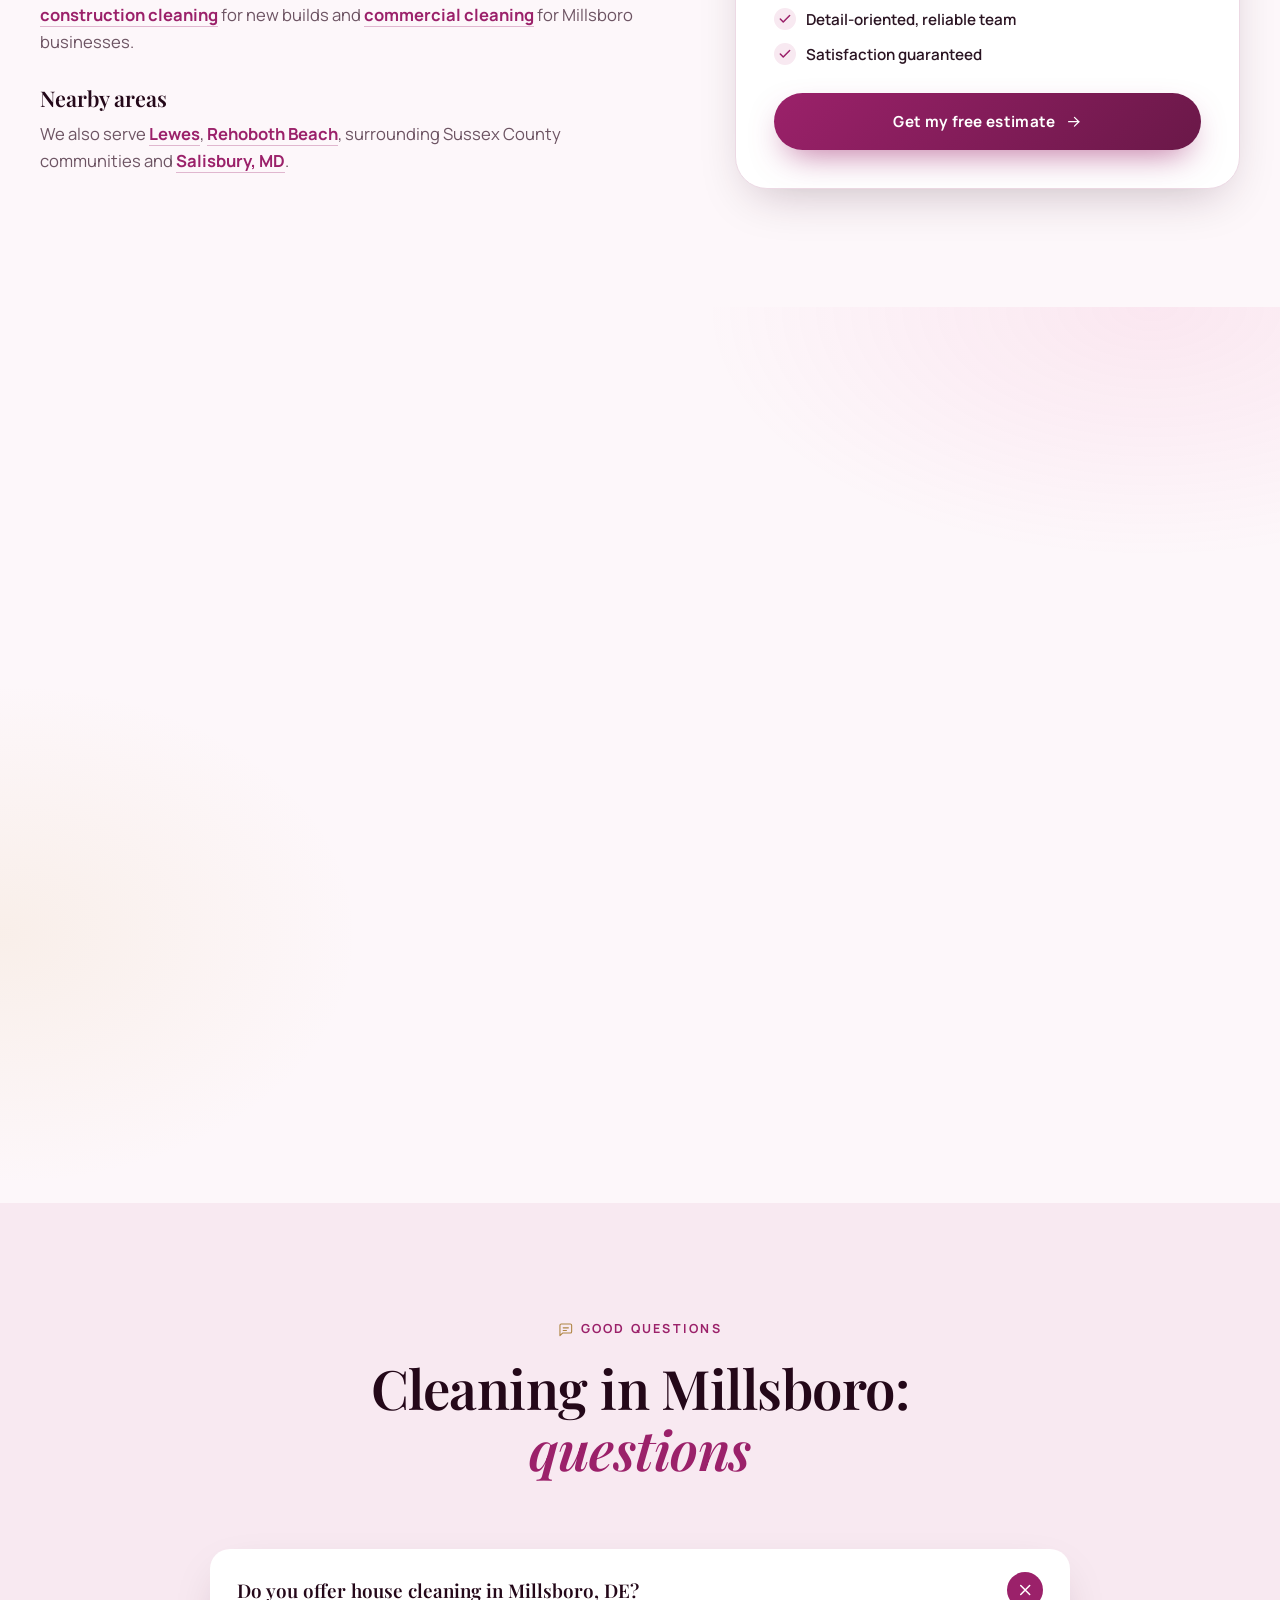
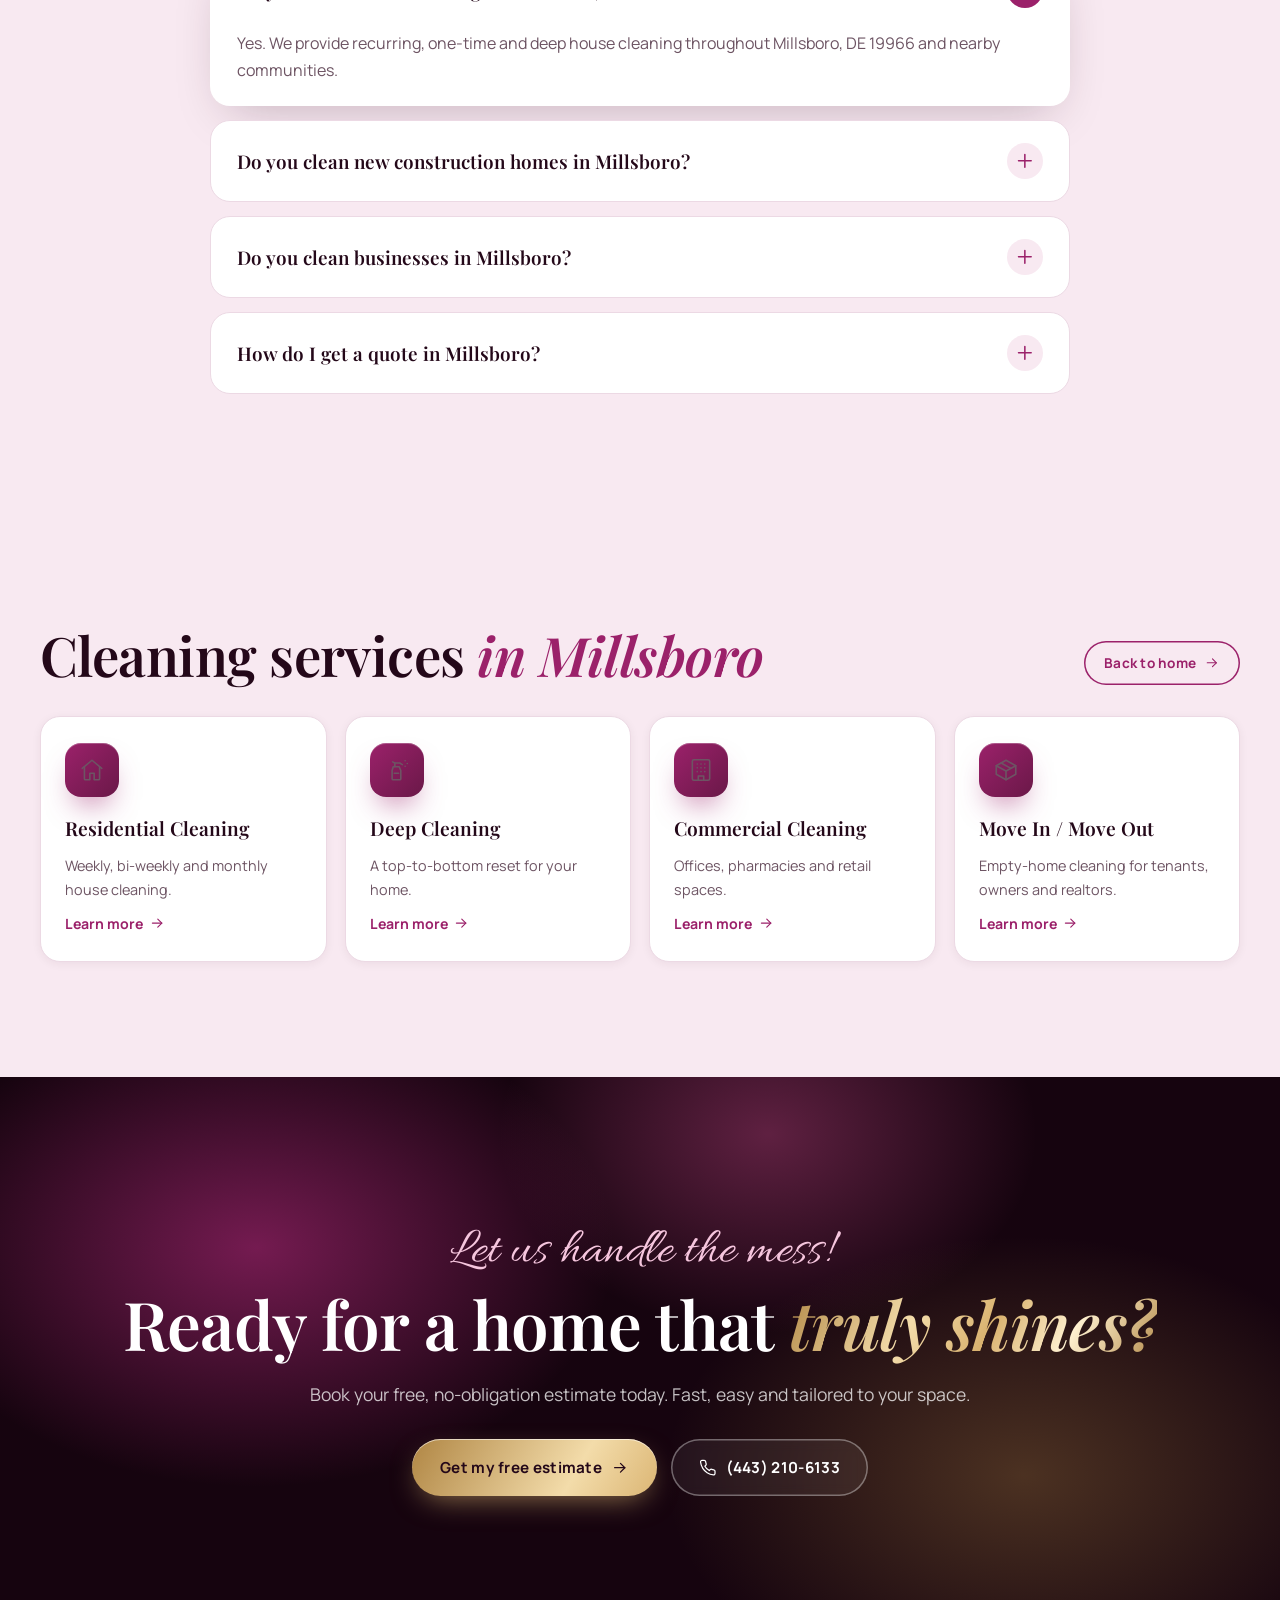
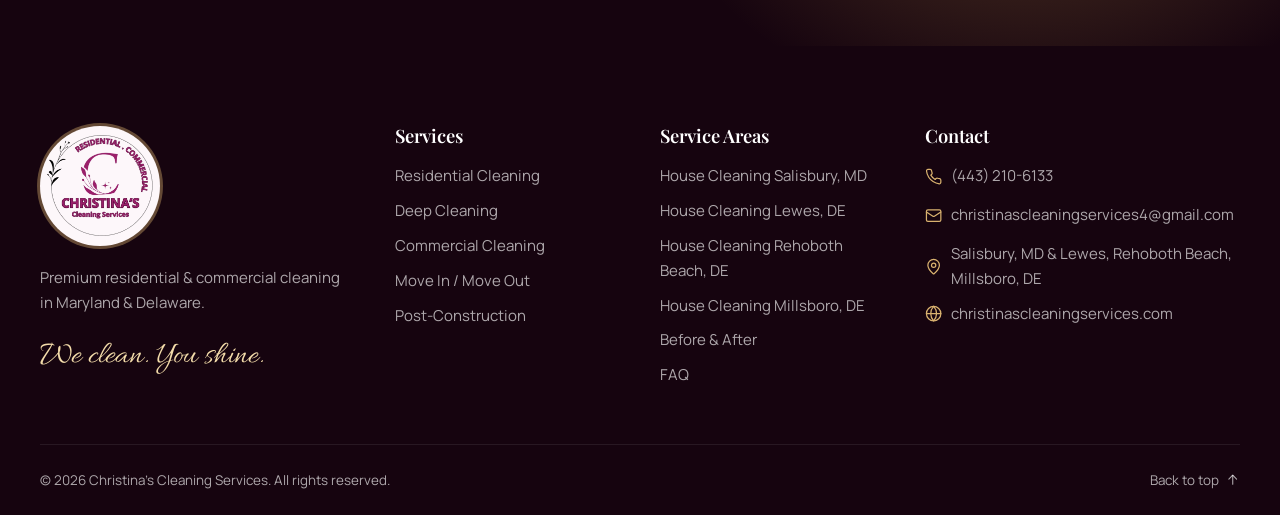
<file: areas/millsboro-de/index.html>
<!doctype html>
<html lang="en-US">
<head>
  <meta charset="UTF-8">
  <meta name="viewport" content="width=device-width, initial-scale=1">
  <title>House Cleaning in Millsboro, DE | Christina's Cleaning</title>
  <meta name="description" content="House cleaning and commercial cleaning in Millsboro, DE 19966. Recurring, deep, move-out and post-construction cleaning. Licensed &amp; insured. Free estimate.">
  <meta name="robots" content="index, follow, max-image-preview:large, max-snippet:-1, max-video-preview:-1">
  <link rel="canonical" href="https://christinascleaningservices.com/areas/millsboro-de/">
  <meta name="theme-color" content="#2B0A1F">
  <meta name="geo.region" content="US-DE">
  <meta name="geo.placename" content="Millsboro, Delaware">

  <meta property="og:type" content="website">
  <meta property="og:locale" content="en_US">
  <meta property="og:site_name" content="Christina's Cleaning Services">
  <meta property="og:title" content="House Cleaning in Millsboro, DE | Christina&#x27;s Cleaning">
  <meta property="og:description" content="House cleaning and commercial cleaning in Millsboro, DE 19966. Recurring, deep, move-out and post-construction cleaning. Licensed &amp; insured. Free estimate.">
  <meta property="og:url" content="https://christinascleaningservices.com/areas/millsboro-de/">
  <meta property="og:image" content="https://christinascleaningservices.com/assets/img/og-image.jpg">
  <meta property="og:image:width" content="1200">
  <meta property="og:image:height" content="630">
  <meta name="twitter:card" content="summary_large_image">
  <meta name="twitter:title" content="House Cleaning in Millsboro, DE | Christina&#x27;s Cleaning">
  <meta name="twitter:description" content="House cleaning and commercial cleaning in Millsboro, DE 19966. Recurring, deep, move-out and post-construction cleaning. Licensed &amp; insured. Free estimate.">
  <meta name="twitter:image" content="https://christinascleaningservices.com/assets/img/og-image.jpg">

  <link rel="icon" type="image/png" href="/assets/img/favicon.png">
  <link rel="apple-touch-icon" href="/assets/img/apple-touch-icon.png">
  <link rel="manifest" href="/site.webmanifest">

  <link rel="preconnect" href="https://fonts.googleapis.com">
  <link rel="preconnect" href="https://fonts.gstatic.com" crossorigin>
  <link href="https://fonts.googleapis.com/css2?family=Playfair+Display:ital,wght@0,500;0,600;0,700;1,500;1,600&family=Manrope:wght@400;500;600;700;800&family=Allura&display=swap" rel="stylesheet">
  <link rel="stylesheet" href="/assets/css/style.css">

  <script type="application/ld+json">
{
  "@context": "https://schema.org",
  "@graph": [
    {
      "@type": "WebPage",
      "@id": "https://christinascleaningservices.com/areas/millsboro-de/#webpage",
      "url": "https://christinascleaningservices.com/areas/millsboro-de/",
      "name": "House Cleaning in Millsboro, DE | Christina's Cleaning",
      "description": "House cleaning and commercial cleaning in Millsboro, DE 19966. Recurring, deep, move-out and post-construction cleaning. Licensed & insured. Free estimate.",
      "isPartOf": {
        "@id": "https://christinascleaningservices.com/#website"
      },
      "about": {
        "@id": "https://christinascleaningservices.com/#business"
      },
      "breadcrumb": {
        "@id": "https://christinascleaningservices.com/areas/millsboro-de/#breadcrumb"
      },
      "inLanguage": "en-US"
    },
    {
      "@type": "BreadcrumbList",
      "@id": "https://christinascleaningservices.com/areas/millsboro-de/#breadcrumb",
      "itemListElement": [
        {
          "@type": "ListItem",
          "position": 1,
          "name": "Home",
          "item": "https://christinascleaningservices.com/"
        },
        {
          "@type": "ListItem",
          "position": 2,
          "name": "Areas",
          "item": "https://christinascleaningservices.com/#areas"
        },
        {
          "@type": "ListItem",
          "position": 3,
          "name": "Millsboro, DE",
          "item": "https://christinascleaningservices.com/areas/millsboro-de/"
        }
      ]
    },
    {
      "@type": "Service",
      "@id": "https://christinascleaningservices.com/areas/millsboro-de/#service",
      "name": "House Cleaning in Millsboro, DE",
      "serviceType": "House cleaning",
      "description": "House cleaning and commercial cleaning in Millsboro, DE 19966. Recurring, deep, move-out and post-construction cleaning. Licensed & insured. Free estimate.",
      "url": "https://christinascleaningservices.com/areas/millsboro-de/",
      "provider": {
        "@id": "https://christinascleaningservices.com/#business"
      },
      "areaServed": [
        {
          "@type": "City",
          "name": "Millsboro",
          "postalCode": "19966",
          "containedInPlace": {
            "@type": "AdministrativeArea",
            "name": "Sussex County, Delaware"
          }
        }
      ]
    },
    {
      "@type": "FAQPage",
      "@id": "https://christinascleaningservices.com/areas/millsboro-de/#faq",
      "mainEntity": [
        {
          "@type": "Question",
          "name": "Do you offer house cleaning in Millsboro, DE?",
          "acceptedAnswer": {
            "@type": "Answer",
            "text": "Yes. We provide recurring, one-time and deep house cleaning throughout Millsboro, DE 19966 and nearby communities."
          }
        },
        {
          "@type": "Question",
          "name": "Do you clean new construction homes in Millsboro?",
          "acceptedAnswer": {
            "@type": "Answer",
            "text": "Yes. Our post-construction and move-in cleaning gets newly built homes spotless and ready to live in."
          }
        },
        {
          "@type": "Question",
          "name": "Do you clean businesses in Millsboro?",
          "acceptedAnswer": {
            "@type": "Answer",
            "text": "Yes. We offer commercial cleaning for offices, retail stores and other local businesses on daily, weekly or custom schedules."
          }
        },
        {
          "@type": "Question",
          "name": "How do I get a quote in Millsboro?",
          "acceptedAnswer": {
            "@type": "Answer",
            "text": "Fill out the free estimate form on this page or call (443) 210-6133. Estimates are fast, easy and no obligation."
          }
        }
      ]
    }
  ]
}
  </script>
</head>
<body class="is-loading" data-page="areas-millsboro-de">
<!-- Generated by tools/build_pages.py - edit the data there, not this file. -->

<!-- ============ ICON SPRITE ============ -->
<svg width="0" height="0" style="position:absolute" aria-hidden="true">
  <defs>
    <symbol id="i-home" viewBox="0 0 24 24"><path d="M3 10.5 12 3l9 7.5"/><path d="M5 9v11a1 1 0 0 0 1 1h4v-6h4v6h4a1 1 0 0 0 1-1V9"/></symbol>
    <symbol id="i-building" viewBox="0 0 24 24"><rect x="4" y="2.5" width="16" height="19" rx="1.5"/><path d="M9.5 21.5v-4h5v4"/><path d="M8.5 6.5h.01M12 6.5h.01M15.5 6.5h.01M8.5 10h.01M12 10h.01M15.5 10h.01M8.5 13.5h.01M12 13.5h.01M15.5 13.5h.01"/></symbol>
    <symbol id="i-box" viewBox="0 0 24 24"><path d="M21 8 12 3 3 8v8l9 5 9-5z"/><path d="m3 8 9 5 9-5"/><path d="M12 13v8"/><path d="m7.5 5.5 9 5"/></symbol>
    <symbol id="i-hardhat" viewBox="0 0 24 24"><path d="M2 18a1 1 0 0 0 1 1h18a1 1 0 0 0 1-1v-2a1 1 0 0 0-1-1H3a1 1 0 0 0-1 1z"/><path d="M10 10V5a1 1 0 0 1 1-1h2a1 1 0 0 1 1 1v5"/><path d="M4 15v-3a6 6 0 0 1 6-6"/><path d="M14 6a6 6 0 0 1 6 6v3"/></symbol>
    <symbol id="i-spray" viewBox="0 0 24 24"><path d="M8.5 9h5.5l1.5 3.5V20a1 1 0 0 1-1 1h-6a1 1 0 0 1-1-1v-7.5z"/><path d="M10 9V5.5h4.5l2.5 1.5"/><path d="M10 5.5 8 4.5"/><path d="M19.5 3.5h.01M21.5 6h.01M19.5 8.5h.01"/><path d="M9.5 15h4"/></symbol>
    <symbol id="i-calendar" viewBox="0 0 24 24"><rect x="3" y="4.5" width="18" height="16.5" rx="2"/><path d="M3 9.5h18M8 2.5v4M16 2.5v4"/><path d="m9 15 2 2 4-4"/></symbol>
    <symbol id="i-sparkles" viewBox="0 0 24 24"><path d="M9.94 15.5A2 2 0 0 0 8.5 14.06l-6.14-1.58a.5.5 0 0 1 0-.96L8.5 9.94A2 2 0 0 0 9.94 8.5l1.58-6.14a.5.5 0 0 1 .96 0l1.58 6.14a2 2 0 0 0 1.44 1.44l6.14 1.58a.5.5 0 0 1 0 .96l-6.14 1.58a2 2 0 0 0-1.44 1.44l-1.58 6.14a.5.5 0 0 1-.96 0z"/><path d="M20 3v4M22 5h-4M4 17v2M5 18H3"/></symbol>
    <symbol id="i-shield" viewBox="0 0 24 24"><path d="M20 13c0 5-3.5 7.5-7.66 8.95a1 1 0 0 1-.67-.01C7.5 20.5 4 18 4 13V6a1 1 0 0 1 1-1c2 0 4.5-1.2 6.24-2.72a1.17 1.17 0 0 1 1.52 0C14.51 3.81 17 5 19 5a1 1 0 0 1 1 1z"/><path d="m9 12 2 2 4-4"/></symbol>
    <symbol id="i-users" viewBox="0 0 24 24"><path d="M16 21v-2a4 4 0 0 0-4-4H6a4 4 0 0 0-4 4v2"/><circle cx="9" cy="7" r="4"/><path d="M22 21v-2a4 4 0 0 0-3-3.87"/><path d="M16 3.13a4 4 0 0 1 0 7.75"/></symbol>
    <symbol id="i-leaf" viewBox="0 0 24 24"><path d="M11 20A7 7 0 0 1 9.8 6.1C15.5 5 17 4.48 19 2c1 2 2 4.18 2 8 0 5.5-4.78 10-10 10Z"/><path d="M2 21c0-3 1.85-5.36 5.08-6C9.5 14.52 12 13 13 12"/></symbol>
    <symbol id="i-gem" viewBox="0 0 24 24"><path d="M6 3h12l4 6-10 13L2 9Z"/><path d="M11 3 8 9l4 13 4-13-3-6"/><path d="M2 9h20"/></symbol>
    <symbol id="i-badge" viewBox="0 0 24 24"><path d="M3.85 8.62a4 4 0 0 1 4.78-4.77 4 4 0 0 1 6.74 0 4 4 0 0 1 4.78 4.78 4 4 0 0 1 0 6.74 4 4 0 0 1-4.77 4.78 4 4 0 0 1-6.75 0 4 4 0 0 1-4.78-4.77 4 4 0 0 1 0-6.76Z"/><path d="m9 12 2 2 4-4"/></symbol>
    <symbol id="i-clock" viewBox="0 0 24 24"><circle cx="12" cy="12" r="9.5"/><path d="M12 6.5V12l3.5 2"/></symbol>
    <symbol id="i-phone" viewBox="0 0 24 24"><path d="M22 16.92v3a2 2 0 0 1-2.18 2 19.79 19.79 0 0 1-8.63-3.07 19.5 19.5 0 0 1-6-6 19.79 19.79 0 0 1-3.07-8.67A2 2 0 0 1 4.11 2h3a2 2 0 0 1 2 1.72c.13.96.36 1.9.7 2.81a2 2 0 0 1-.45 2.11L8.09 9.91a16 16 0 0 0 6 6l1.27-1.27a2 2 0 0 1 2.11-.45c.91.34 1.85.57 2.81.7A2 2 0 0 1 22 16.92z"/></symbol>
    <symbol id="i-mail" viewBox="0 0 24 24"><rect x="2" y="4" width="20" height="16" rx="2"/><path d="m22 7-8.97 5.7a1.94 1.94 0 0 1-2.06 0L2 7"/></symbol>
    <symbol id="i-pin" viewBox="0 0 24 24"><path d="M20 10c0 5-5.54 10.19-7.4 11.8a1 1 0 0 1-1.2 0C9.54 20.19 4 15 4 10a8 8 0 0 1 16 0"/><circle cx="12" cy="10" r="3"/></symbol>
    <symbol id="i-globe" viewBox="0 0 24 24"><circle cx="12" cy="12" r="10"/><path d="M12 2a14.5 14.5 0 0 0 0 20 14.5 14.5 0 0 0 0-20"/><path d="M2 12h20"/></symbol>
    <symbol id="i-arrow" viewBox="0 0 24 24"><path d="M5 12h14"/><path d="m13 6 6 6-6 6"/></symbol>
    <symbol id="i-check" viewBox="0 0 24 24"><path d="M20 6 9 17l-5-5"/></symbol>
    <symbol id="i-plus" viewBox="0 0 24 24"><path d="M12 5v14M5 12h14"/></symbol>
    <symbol id="i-message" viewBox="0 0 24 24"><path d="M21 15a2 2 0 0 1-2 2H7l-4 4V5a2 2 0 0 1 2-2h14a2 2 0 0 1 2 2z"/><path d="M8 9h8M8 13h5"/></symbol>
    <symbol id="i-sofa" viewBox="0 0 24 24"><path d="M20 9V6a2 2 0 0 0-2-2H6a2 2 0 0 0-2 2v3"/><path d="M2 16a2 2 0 0 0 2 2h16a2 2 0 0 0 2-2v-5a2 2 0 0 0-4 0v1.5a.5.5 0 0 1-.5.5h-11a.5.5 0 0 1-.5-.5V11a2 2 0 0 0-4 0z"/><path d="M4 18v2M20 18v2"/></symbol>
    <symbol id="i-drag" viewBox="0 0 24 24"><path d="m9 7-5 5 5 5"/><path d="m15 7 5 5-5 5"/></symbol>
    <symbol id="i-lock" viewBox="0 0 24 24"><rect x="4" y="11" width="16" height="10" rx="2"/><path d="M8 11V7a4 4 0 0 1 8 0v4"/></symbol>
    <symbol id="i-star" viewBox="0 0 24 24"><path d="M12 0c.6 6.6 5.4 11.4 12 12-6.6.6-11.4 5.4-12 12-.6-6.6-5.4-11.4-12-12C6.6 11.4 11.4 6.6 12 0Z"/></symbol>
    <symbol id="i-menu" viewBox="0 0 24 24"><path d="M4 7h16M4 12h16M4 17h10"/></symbol>
    <symbol id="i-close" viewBox="0 0 24 24"><path d="M18 6 6 18M6 6l12 12"/></symbol>
    <symbol id="i-crown" viewBox="0 0 24 24"><path d="M11.56 3.27a.5.5 0 0 1 .88 0l2.95 5.6a1 1 0 0 0 1.52.29l4.27-3.66a.5.5 0 0 1 .8.52l-2.83 10.25a1 1 0 0 1-.96.73H5.81a1 1 0 0 1-.96-.73L2.02 6.02a.5.5 0 0 1 .8-.52l4.27 3.66a1 1 0 0 0 1.52-.29z"/><path d="M5 21h14"/></symbol>
  </defs>
</svg>

<a class="skip-link" href="#main">Skip to content</a>

<!-- ============ TOP BAR ============ -->
<div class="topbar">
  <div class="container topbar__inner">
    <p class="topbar__item"><svg class="i"><use href="#i-pin"/></svg> Proudly serving Salisbury, MD &amp; Lewes, Rehoboth Beach, Millsboro, DE</p>
    <div class="topbar__links">
      <a href="mailto:christinascleaningservices4@gmail.com" class="topbar__item"><svg class="i"><use href="#i-mail"/></svg> christinascleaningservices4@gmail.com</a>
      <a href="tel:+14432106133" class="topbar__item topbar__item--strong"><svg class="i"><use href="#i-phone"/></svg> (443) 210-6133</a>
    </div>
  </div>
</div>

<!-- ============ HEADER ============ -->
<header class="header" id="top">
  <div class="container header__inner">
    <a href="/" class="brand" aria-label="Christina's Cleaning Services - home">
      <span class="brand__badge"><img src="/assets/img/logo.webp" alt="Christina's Cleaning Services" width="100" height="96" fetchpriority="high"></span>
    </a>

    <nav class="nav" id="nav" aria-label="Main">
      <a href="/#results">Before &amp; After</a>
      <a href="/#services">Services</a>
      <a href="/#why">Why Us</a>
      <a href="/#about">About</a>
      <a href="/#areas">Areas</a>
      <a href="/#faq">FAQ</a>
      <a href="tel:+14432106133" class="nav__phone"><svg class="i"><use href="#i-phone"/></svg> (443) 210-6133</a>
    </nav>

    <div class="header__actions">
      <a href="#estimate" class="btn btn--gold btn--sm magnetic"><span>Free Estimate</span></a>
      <button class="burger" id="burger" aria-label="Open menu" aria-expanded="false" aria-controls="nav">
        <svg class="i i--open"><use href="#i-menu"/></svg>
        <svg class="i i--close"><use href="#i-close"/></svg>
      </button>
    </div>
  </div>
</header>

<main id="main">

<section class="hero hero--page" id="estimate">
  <canvas class="hero__sparkles" id="sparkles" aria-hidden="true"></canvas>
  <div class="hero__aurora" aria-hidden="true"><span></span><span></span><span></span></div>
  <div class="hero__monogram" aria-hidden="true">C</div>

  <div class="container hero__grid">
    <div class="hero__copy">
      <nav class="breadcrumb" aria-label="Breadcrumb" data-hero>
        <ol>
          <li><a href="/">Home</a></li>
          <li><a href="/#areas">Areas</a></li>
          <li><span aria-current="page">Millsboro, DE</span></li>
        </ol>
      </nav>
      <h1 class="hero__title">
        <span class="line"><span data-hero>House Cleaning</span></span>
        <span class="line"><span data-hero><em class="shimmer">in Millsboro, DE</em></span></span>
      </h1>
      <p class="hero__script" data-hero>Clean home, happy life.</p>
      <p class="hero__lead" data-hero>Trusted residential and commercial cleaning in Millsboro, Delaware. Busy families, new homeowners and local businesses count on Christina's team for a spotless space.</p>
      <div class="hero__ctas" data-hero>
        <a href="tel:+14432106133" class="btn btn--light magnetic"><svg class="i"><use href="#i-phone"/></svg><span>Call (443) 210-6133</span></a>
        <a href="#details" class="btn btn--ghost magnetic"><span>Our services in Millsboro</span><svg class="i"><use href="#i-arrow"/></svg></a>
      </div>
      <ul class="hero__trust" data-hero>
        <li><svg class="i"><use href="#i-shield"/></svg> Licensed &amp; Insured</li>
        <li><svg class="i"><use href="#i-leaf"/></svg> Eco-Friendly Products</li>
        <li><svg class="i"><use href="#i-badge"/></svg> Satisfaction Guaranteed</li>
      </ul>
    </div>

    <!-- Estimate form -->
    <div class="quote" data-hero>
      <div class="quote__glow" aria-hidden="true"></div>
      <div class="quote__card">
        <div class="quote__head">
          <p class="quote__kicker"><svg class="i"><use href="#i-sparkles"/></svg> Fast. Easy. No obligation.</p>
          <h2 class="quote__title">Get your <em>free estimate</em></h2>
        </div>

        <form class="form" id="quote-form" novalidate data-default-service=""
              data-endpoint="https://formsubmit.co/ajax/christinascleaningservices4@gmail.com">
          <input type="text" name="_honey" class="hp" tabindex="-1" autocomplete="off" aria-hidden="true">
          <input type="hidden" name="_subject" value="New estimate request - Christina's Cleaning website">
          <input type="hidden" name="_template" value="table">

          <div class="form__grid">
            <label class="field field--full">
              <span class="field__label">Full name</span>
              <input type="text" name="name" autocomplete="name" required placeholder="Jane Smith">
            </label>
            <label class="field">
              <span class="field__label">Phone</span>
              <input type="tel" name="phone" autocomplete="tel" required placeholder="(302) 555-0123" inputmode="tel">
            </label>
            <label class="field">
              <span class="field__label">ZIP code</span>
              <input type="text" name="zip" autocomplete="postal-code" required placeholder="19958" inputmode="numeric" maxlength="10">
            </label>
            <label class="field field--full">
              <span class="field__label">Email</span>
              <input type="email" name="email" autocomplete="email" required placeholder="you@email.com">
            </label>
            <label class="field">
              <span class="field__label">Service</span>
              <select name="service" required>
                <option value="" disabled selected>Choose one</option>
                <option>Residential Cleaning</option>
                <option>Deep Cleaning</option>
                <option>Commercial Cleaning</option>
                <option>Move In / Move Out</option>
                <option>Post-Construction</option>
                <option>Other</option>
              </select>
            </label>
            <label class="field">
              <span class="field__label">Frequency</span>
              <select name="frequency">
                <option>One-time</option>
                <option>Weekly</option>
                <option>Bi-weekly</option>
                <option>Monthly</option>
                <option>Daily (commercial)</option>
              </select>
            </label>
            <div class="field-row">
              <label class="field">
                <span class="field__label">Bedrooms</span>
                <input type="number" name="bedrooms" min="0" max="20" placeholder="3" inputmode="numeric">
              </label>
              <label class="field">
                <span class="field__label">Bathrooms</span>
                <input type="number" name="bathrooms" min="0" max="20" step="0.5" placeholder="2" inputmode="decimal">
              </label>
              <label class="field">
                <span class="field__label">Square feet</span>
                <input type="text" name="sqft" placeholder="1,800" inputmode="numeric" maxlength="9" autocomplete="off">
              </label>
            </div>
            <label class="field field--full">
              <span class="field__label">Tell us about your space</span>
              <textarea name="details" rows="3" placeholder="Pets, preferred days, areas that need extra love..."></textarea>
            </label>
          </div>

          <button type="submit" class="btn btn--gold btn--block magnetic">
            <span class="btn__label">Request My Free Estimate</span>
            <svg class="i"><use href="#i-arrow"/></svg>
          </button>
          <p class="form__note"><svg class="i"><use href="#i-lock"/></svg> Your info is safe with us. We usually reply the same day.</p>
          <p class="form__error" role="alert" hidden></p>
        </form>

        <div class="form__success" hidden>
          <div class="success__icon"><svg class="i"><use href="#i-check"/></svg></div>
          <h3>Thank you!</h3>
          <p>Your request is in. Christina will reach out shortly with your free estimate.</p>
          <a href="tel:+14432106133" class="btn btn--ghost-dark btn--sm"><svg class="i"><use href="#i-phone"/></svg><span>Need it faster? Call us</span></a>
        </div>
      </div>
    </div>
      </div>
</section>

<section class="section detail" id="details">
  <div class="container detail__grid">
    <div class="prose" data-reveal>
      <h2>Millsboro's <em>detail-obsessed</em> cleaning team</h2>
      <p>Millsboro keeps growing, with new neighborhoods, new families and new businesses. Christina's Cleaning Services helps them all enjoy clean, healthy spaces without giving up their weekends.</p>
      <p>From weekly upkeep for busy households to move-in cleanings for brand-new homes, we bring the same premium standard to every job in Millsboro.</p>
      <h3>Cleaning services in Millsboro, DE</h3>
      <p><a href="/services/residential-cleaning/">Recurring house cleaning</a>, <a href="/services/deep-cleaning/">deep cleaning</a>, <a href="/services/move-in-move-out-cleaning/">move in / move out cleaning</a>, <a href="/services/post-construction-cleaning/">post-construction cleaning</a> for new builds and <a href="/services/commercial-cleaning/">commercial cleaning</a> for Millsboro businesses.</p>
      <h3>Nearby areas</h3>
      <p>We also serve <a href="/areas/lewes-de/">Lewes</a>, <a href="/areas/rehoboth-beach-de/">Rehoboth Beach</a>, surrounding Sussex County communities and <a href="/areas/salisbury-md/">Salisbury, MD</a>.</p>
    </div>
    <aside class="checklist" data-reveal style="--d:.1s" aria-label="What's included">
        <h3>Popular in Millsboro</h3>
        <ul>
          <li><svg class="i"><use href="#i-check"/></svg> Recurring house cleaning</li>
          <li><svg class="i"><use href="#i-check"/></svg> Move-in cleaning for new homes</li>
          <li><svg class="i"><use href="#i-check"/></svg> Post-construction cleaning</li>
          <li><svg class="i"><use href="#i-check"/></svg> Deep cleaning</li>
          <li><svg class="i"><use href="#i-check"/></svg> Office &amp; retail cleaning</li>
        </ul>
        <h3>Why Millsboro chooses us</h3>
        <ul>
          <li><svg class="i"><use href="#i-check"/></svg> Licensed &amp; insured</li>
          <li><svg class="i"><use href="#i-check"/></svg> Eco-friendly products</li>
          <li><svg class="i"><use href="#i-check"/></svg> Detail-oriented, reliable team</li>
          <li><svg class="i"><use href="#i-check"/></svg> Satisfaction guaranteed</li>
        </ul>
        <a href="#estimate" class="btn btn--plum magnetic"><span>Get my free estimate</span><svg class="i"><use href="#i-arrow"/></svg></a>
    </aside>
  </div>
</section>

<section class="section results">
  <div class="container">
    <header class="section-head" data-reveal>
      <p class="eyebrow"><svg class="i"><use href="#i-sparkles"/></svg> Real results</p>
      <h2 class="section-title">Real results for <em>Millsboro homes</em></h2>
      <p class="section-lead">Drag the handle to compare. These are real before and after photos from Christina's team.</p>
    </header>
    <div class="ba-row">
      <figure class="ba" data-reveal>
        <div class="compare" data-compare tabindex="0" role="slider" aria-label="Bathtub Deep Clean before and after" aria-valuemin="0" aria-valuemax="100" aria-valuenow="50">
          <img class="compare__img compare__before" src="/assets/img/results/bathtub-before.webp" alt="Stained bathtub before cleaning" loading="lazy" width="907" height="385">
          <img class="compare__img compare__after" src="/assets/img/results/bathtub-after.webp" alt="White bathtub after cleaning by Christina's Cleaning Services" loading="lazy" width="907" height="385">
          <span class="compare__tag compare__tag--before">Before</span>
          <span class="compare__tag compare__tag--after">After</span>
          <span class="compare__handle"><span class="compare__knob"><svg class="i"><use href="#i-drag"/></svg></span></span>
        </div>
        <figcaption>Bathtub Deep Clean</figcaption>
      </figure>
      <figure class="ba" data-reveal style="--d:.1s">
        <div class="compare" data-compare tabindex="0" role="slider" aria-label="Dusting &amp; Polishing before and after" aria-valuemin="0" aria-valuemax="100" aria-valuenow="50">
          <img class="compare__img compare__before" src="/assets/img/results/lamp-before.webp" alt="Dusty nightstand and lamp before cleaning" loading="lazy" width="344" height="619">
          <img class="compare__img compare__after" src="/assets/img/results/lamp-after.webp" alt="Polished nightstand and lamp after cleaning by Christina's Cleaning Services" loading="lazy" width="344" height="619">
          <span class="compare__tag compare__tag--before">Before</span>
          <span class="compare__tag compare__tag--after">After</span>
          <span class="compare__handle"><span class="compare__knob"><svg class="i"><use href="#i-drag"/></svg></span></span>
        </div>
        <figcaption>Dusting &amp; Polishing</figcaption>
      </figure>
    </div>
  </div>
</section>

<section class="section faq">
  <div class="container faq__inner">
    <header class="section-head" data-reveal>
      <p class="eyebrow"><svg class="i"><use href="#i-message"/></svg> Good questions</p>
      <h2 class="section-title">Cleaning in Millsboro: <em>questions</em></h2>
    </header>
    <div class="faq__list" data-reveal>
      <details class="qa" open>
        <summary>Do you offer house cleaning in Millsboro, DE?<span class="qa__icon"><svg class="i"><use href="#i-plus"/></svg></span></summary>
        <div class="qa__body"><p>Yes. We provide recurring, one-time and deep house cleaning throughout Millsboro, DE 19966 and nearby communities.</p></div>
      </details>
      <details class="qa">
        <summary>Do you clean new construction homes in Millsboro?<span class="qa__icon"><svg class="i"><use href="#i-plus"/></svg></span></summary>
        <div class="qa__body"><p>Yes. Our post-construction and move-in cleaning gets newly built homes spotless and ready to live in.</p></div>
      </details>
      <details class="qa">
        <summary>Do you clean businesses in Millsboro?<span class="qa__icon"><svg class="i"><use href="#i-plus"/></svg></span></summary>
        <div class="qa__body"><p>Yes. We offer commercial cleaning for offices, retail stores and other local businesses on daily, weekly or custom schedules.</p></div>
      </details>
      <details class="qa">
        <summary>How do I get a quote in Millsboro?<span class="qa__icon"><svg class="i"><use href="#i-plus"/></svg></span></summary>
        <div class="qa__body"><p>Fill out the free estimate form on this page or call (443) 210-6133. Estimates are fast, easy and no obligation.</p></div>
      </details>
    </div>
  </div>
</section>

<section class="section related">
  <div class="container">
    <div class="related__head" data-reveal>
      <h2 class="section-title">Cleaning services <em>in Millsboro</em></h2>
      <a href="/" class="btn btn--ghost-dark btn--sm"><span>Back to home</span><svg class="i"><use href="#i-arrow"/></svg></a>
    </div>
    <div class="related__grid">
      <a class="related__card" href="/services/residential-cleaning/" data-reveal>
        <span class="svc__icon"><svg class="i"><use href="#i-home"/></svg></span>
        <strong>Residential Cleaning</strong>
        <span>Weekly, bi-weekly and monthly house cleaning.</span>
        <em>Learn more <svg class="i"><use href="#i-arrow"/></svg></em>
      </a>
      <a class="related__card" href="/services/deep-cleaning/" data-reveal>
        <span class="svc__icon"><svg class="i"><use href="#i-spray"/></svg></span>
        <strong>Deep Cleaning</strong>
        <span>A top-to-bottom reset for your home.</span>
        <em>Learn more <svg class="i"><use href="#i-arrow"/></svg></em>
      </a>
      <a class="related__card" href="/services/commercial-cleaning/" data-reveal>
        <span class="svc__icon"><svg class="i"><use href="#i-building"/></svg></span>
        <strong>Commercial Cleaning</strong>
        <span>Offices, pharmacies and retail spaces.</span>
        <em>Learn more <svg class="i"><use href="#i-arrow"/></svg></em>
      </a>
      <a class="related__card" href="/services/move-in-move-out-cleaning/" data-reveal>
        <span class="svc__icon"><svg class="i"><use href="#i-box"/></svg></span>
        <strong>Move In / Move Out</strong>
        <span>Empty-home cleaning for tenants, owners and realtors.</span>
        <em>Learn more <svg class="i"><use href="#i-arrow"/></svg></em>
      </a>
    </div>
  </div>
</section>

<!-- ============ FINAL CTA ============ -->
<section class="cta-final">
  <div class="cta-final__bg" aria-hidden="true"></div>
  <div class="container cta-final__inner" data-reveal>
    <p class="cta-final__script">Let us handle the mess!</p>
    <h2>Ready for a home that <em>truly shines?</em></h2>
    <p>Book your free, no-obligation estimate today. Fast, easy and tailored to your space.</p>
    <div class="cta-final__actions">
      <a href="#estimate" class="btn btn--gold magnetic"><span>Get my free estimate</span><svg class="i"><use href="#i-arrow"/></svg></a>
      <a href="tel:+14432106133" class="btn btn--ghost magnetic"><svg class="i"><use href="#i-phone"/></svg><span>(443) 210-6133</span></a>
    </div>
  </div>
</section>

</main>

<!-- ============ FOOTER ============ -->
<footer class="footer">
  <div class="container footer__grid">
    <div class="footer__brand">
      <span class="footer__badge"><img src="/assets/img/logo.webp" alt="Christina's Cleaning Services logo" width="120" height="115" loading="lazy"></span>
      <p>Premium residential &amp; commercial cleaning in Maryland &amp; Delaware.</p>
      <p class="footer__script">We clean. You shine.</p>
    </div>
    <nav aria-label="Services">
      <h4>Services</h4>
      <ul>
        <li><a href="/services/residential-cleaning/">Residential Cleaning</a></li>
        <li><a href="/services/deep-cleaning/">Deep Cleaning</a></li>
        <li><a href="/services/commercial-cleaning/">Commercial Cleaning</a></li>
        <li><a href="/services/move-in-move-out-cleaning/">Move In / Move Out</a></li>
        <li><a href="/services/post-construction-cleaning/">Post-Construction</a></li>
      </ul>
    </nav>
    <nav aria-label="Service areas">
      <h4>Service Areas</h4>
      <ul>
        <li><a href="/areas/salisbury-md/">House Cleaning Salisbury, MD</a></li>
        <li><a href="/areas/lewes-de/">House Cleaning Lewes, DE</a></li>
        <li><a href="/areas/rehoboth-beach-de/">House Cleaning Rehoboth Beach, DE</a></li>
        <li><a href="/areas/millsboro-de/">House Cleaning Millsboro, DE</a></li>
        <li><a href="/#results">Before &amp; After</a></li>
        <li><a href="/#faq">FAQ</a></li>
      </ul>
    </nav>
    <div>
      <h4>Contact</h4>
      <ul class="footer__contact">
        <li><a href="tel:+14432106133"><svg class="i"><use href="#i-phone"/></svg> (443) 210-6133</a></li>
        <li><a href="mailto:christinascleaningservices4@gmail.com"><svg class="i"><use href="#i-mail"/></svg> christinascleaningservices4@gmail.com</a></li>
        <li><span><svg class="i"><use href="#i-pin"/></svg> Salisbury, MD &amp; Lewes, Rehoboth Beach, Millsboro, DE</span></li>
        <li><a href="https://christinascleaningservices.com"><svg class="i"><use href="#i-globe"/></svg> christinascleaningservices.com</a></li>
      </ul>
    </div>
  </div>
  <div class="container footer__bottom">
    <p>&copy; <span id="year">2026</span> Christina's Cleaning Services. All rights reserved.</p>
    <a href="#top" class="footer__top">Back to top <svg class="i"><use href="#i-arrow"/></svg></a>
  </div>
</footer>

<!-- Mobile sticky action bar -->
<div class="mobile-bar">
  <a href="tel:+14432106133" class="mobile-bar__call"><svg class="i"><use href="#i-phone"/></svg> Call</a>
  <a href="#estimate" class="mobile-bar__quote"><svg class="i"><use href="#i-sparkles"/></svg> Free Estimate</a>
</div>

<script src="/assets/js/main.js" defer></script>
</body>
</html>
</file>
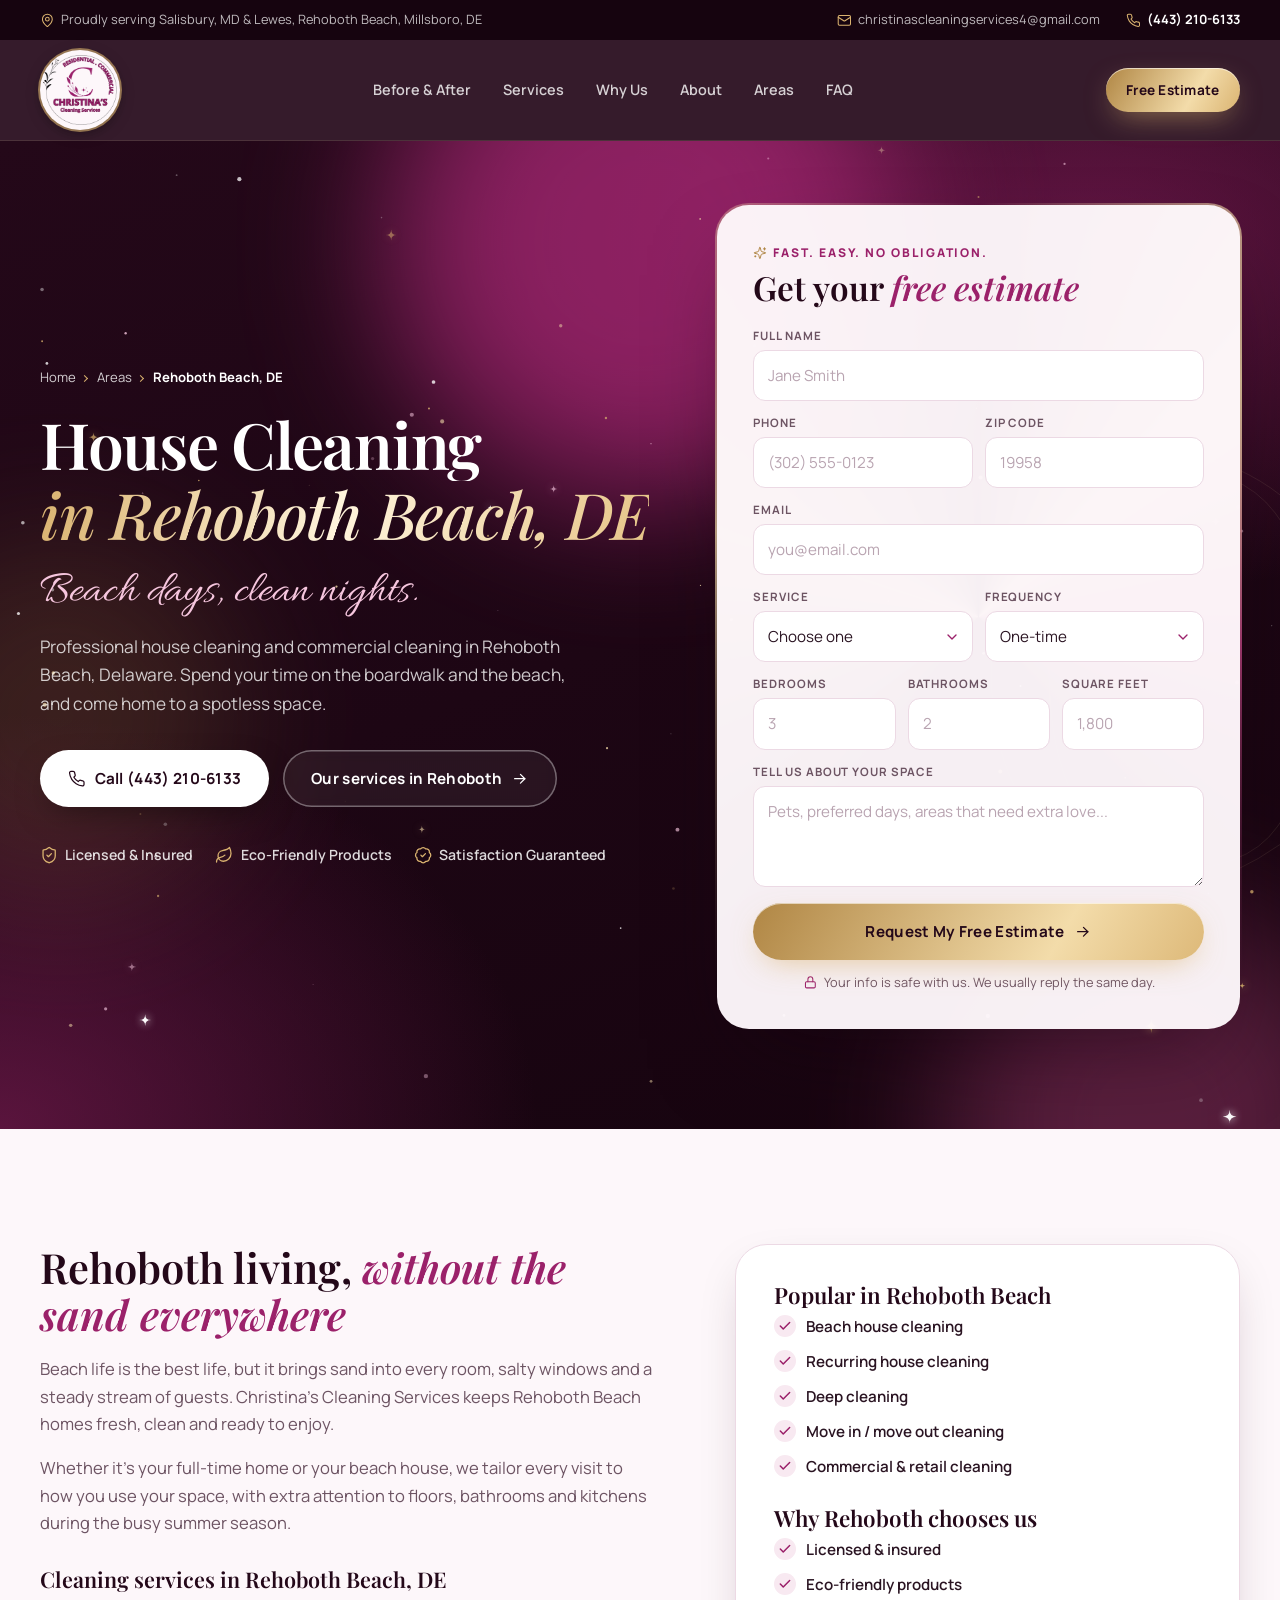
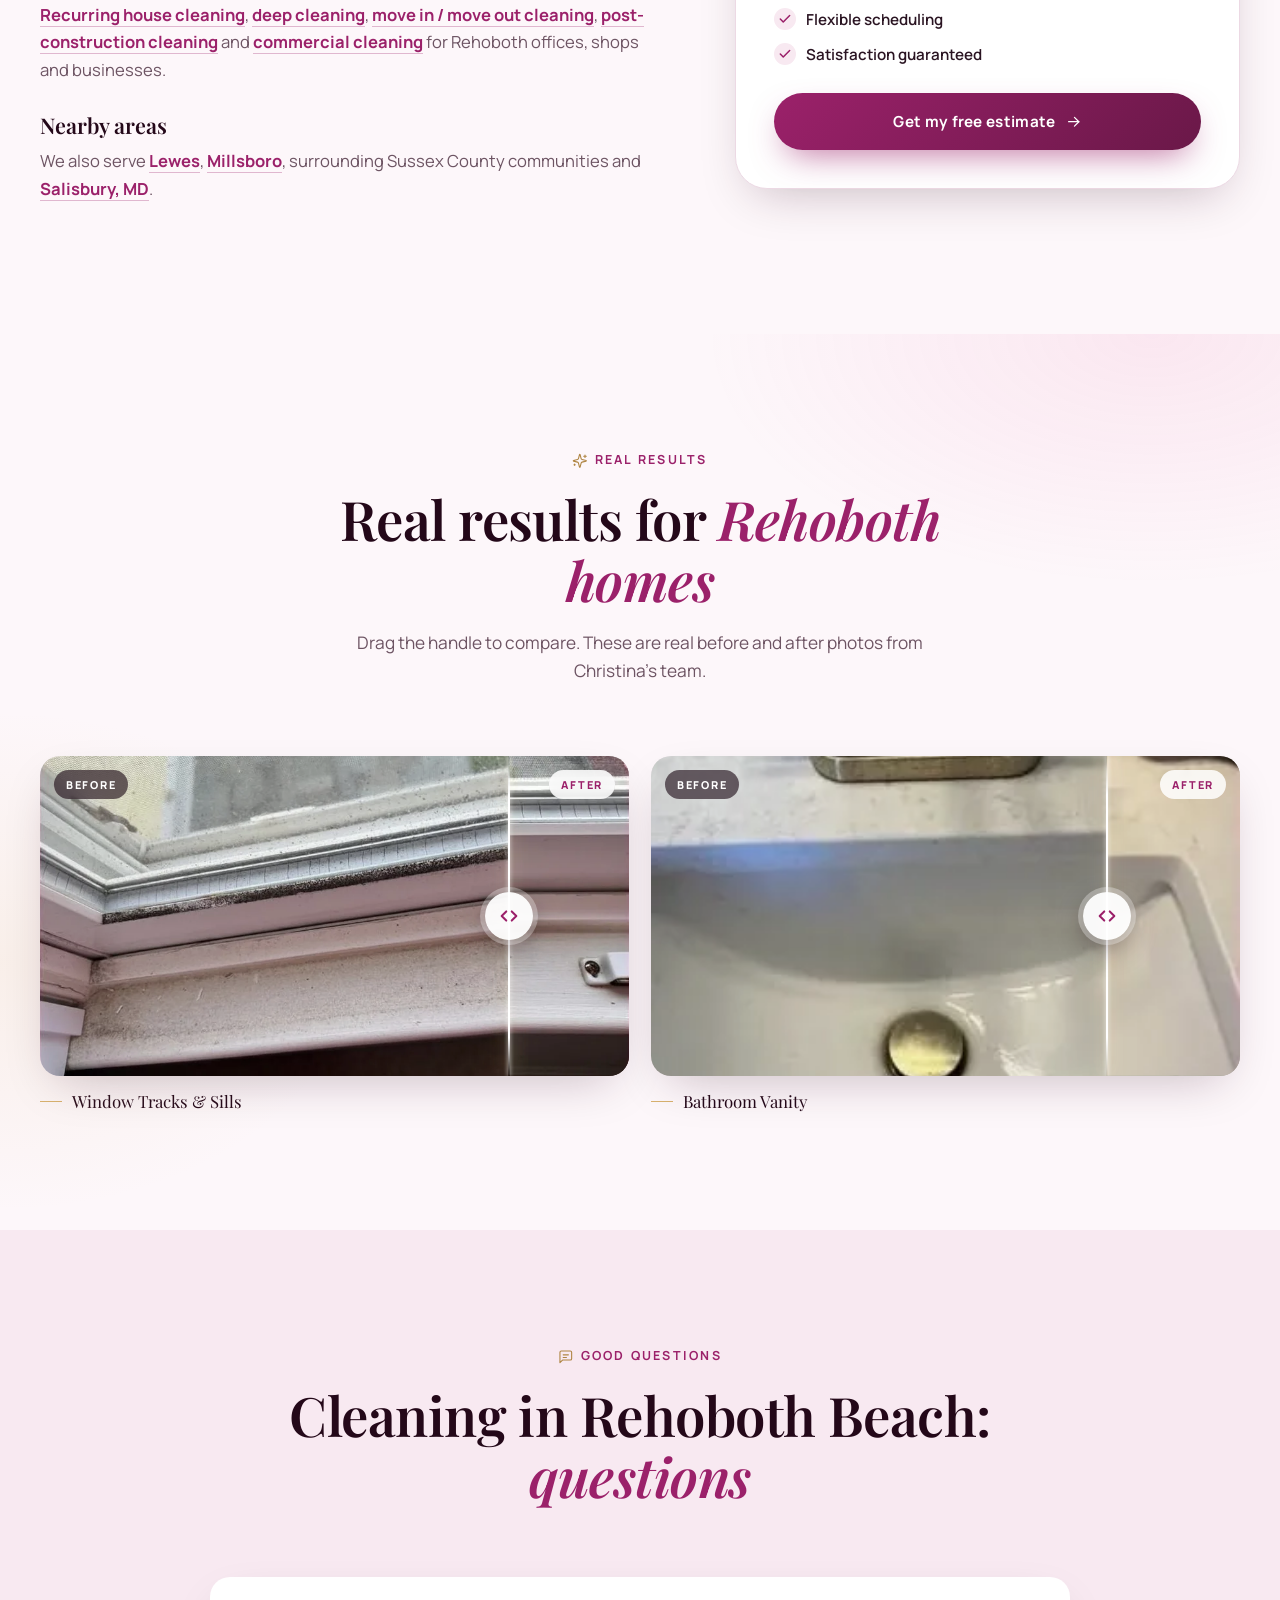
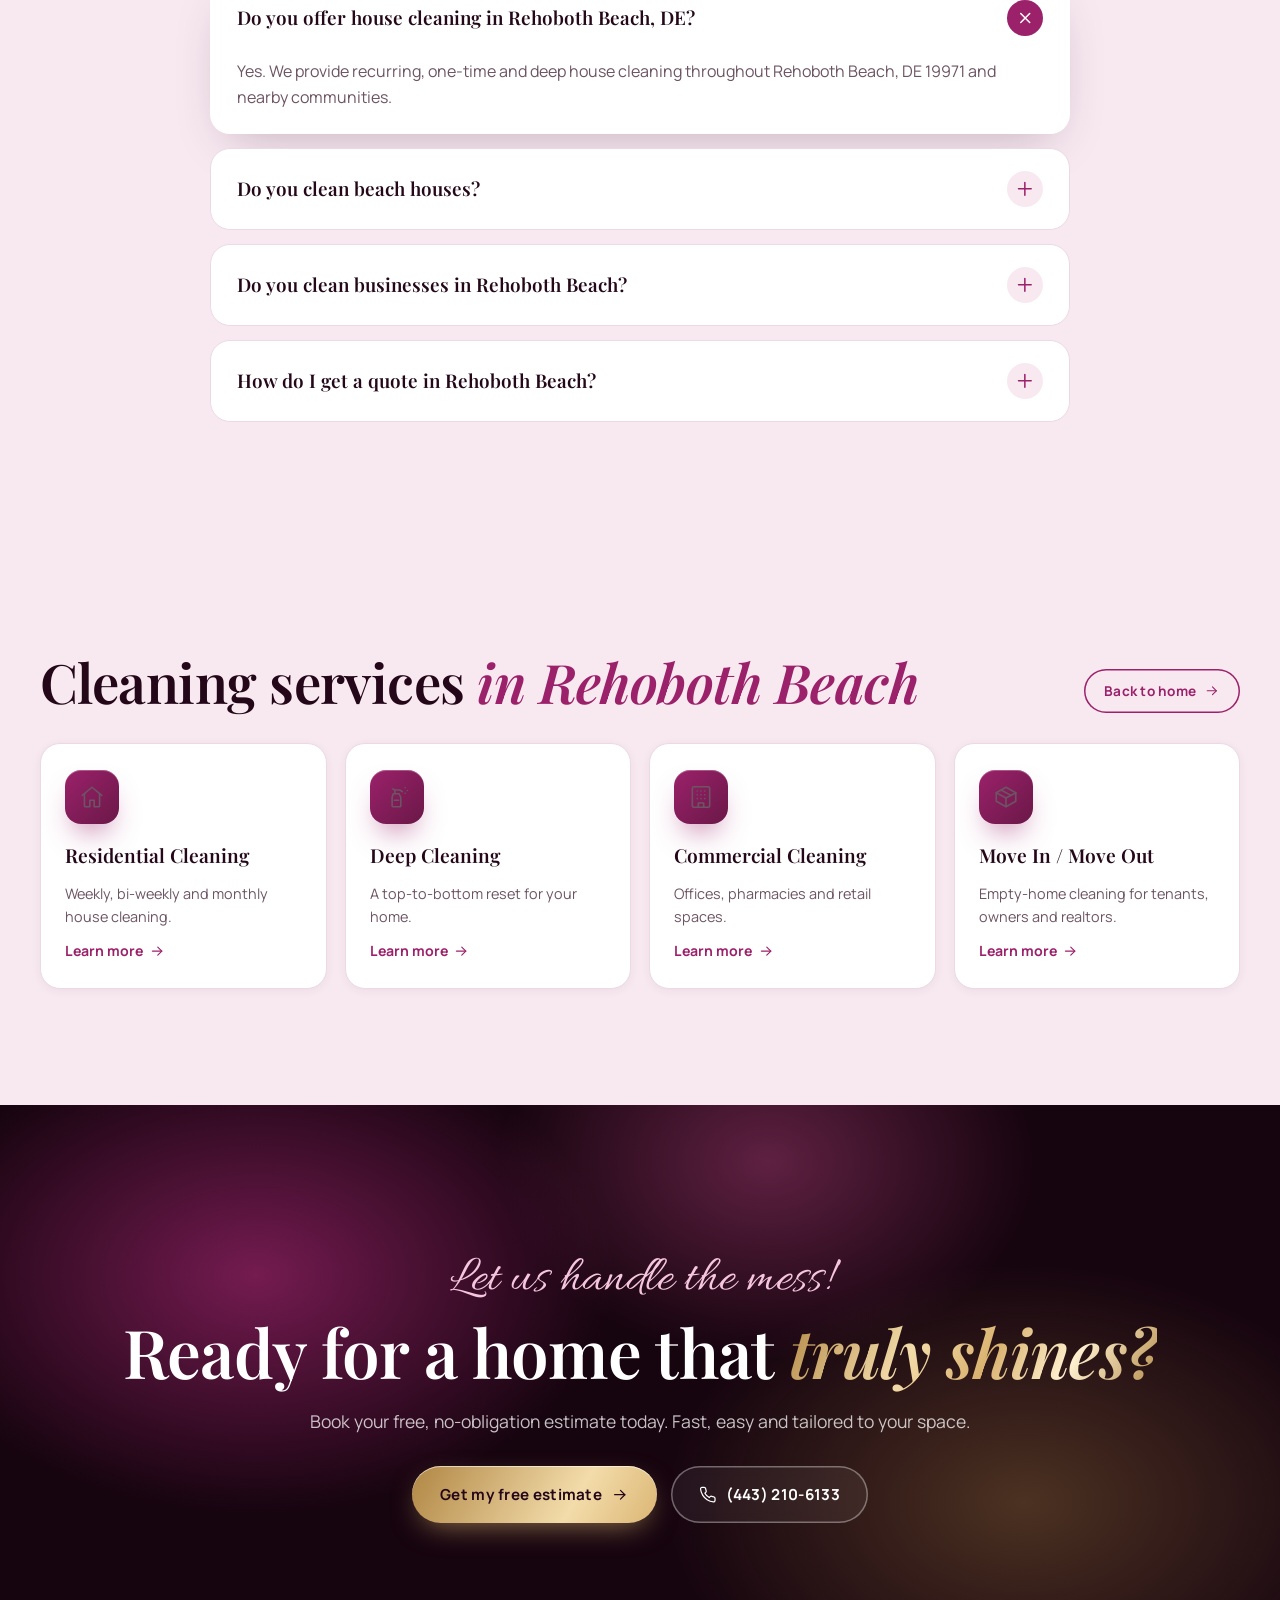
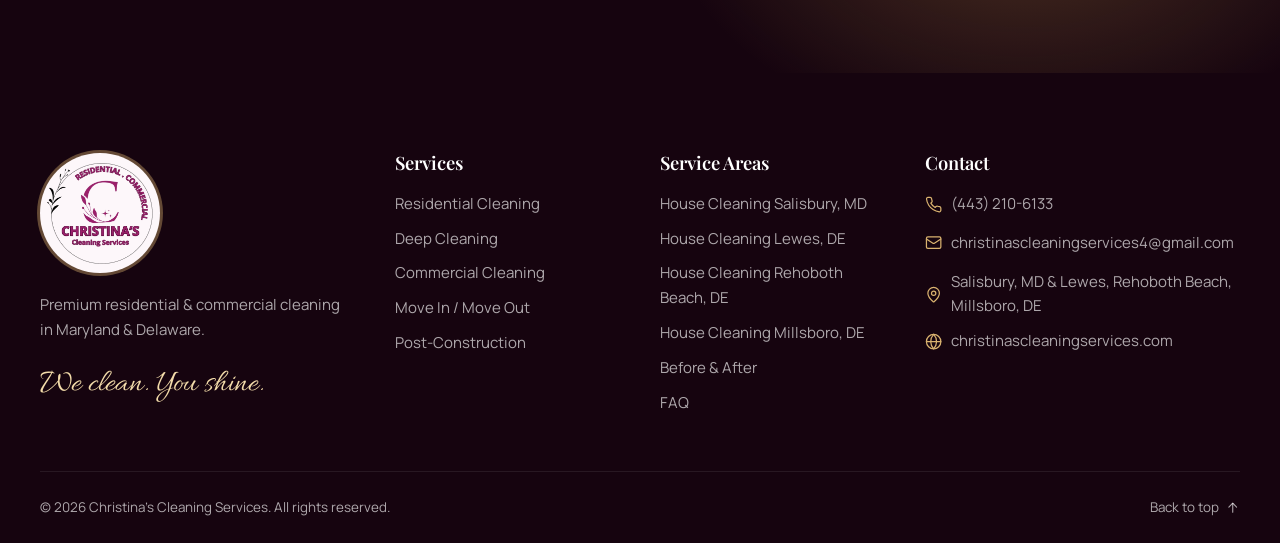
<file: areas/rehoboth-beach-de/index.html>
<!doctype html>
<html lang="en-US">
<head>
  <meta charset="UTF-8">
  <meta name="viewport" content="width=device-width, initial-scale=1">
  <title>House Cleaning in Rehoboth Beach, DE | Christina's Cleaning</title>
  <meta name="description" content="House cleaning and commercial cleaning in Rehoboth Beach, DE 19971. Beach homes, deep cleans, move-outs and local businesses. Insured team. Free estimate.">
  <meta name="robots" content="index, follow, max-image-preview:large, max-snippet:-1, max-video-preview:-1">
  <link rel="canonical" href="https://christinascleaningservices.com/areas/rehoboth-beach-de/">
  <meta name="theme-color" content="#2B0A1F">
  <meta name="geo.region" content="US-DE">
  <meta name="geo.placename" content="Rehoboth Beach, Delaware">

  <meta property="og:type" content="website">
  <meta property="og:locale" content="en_US">
  <meta property="og:site_name" content="Christina's Cleaning Services">
  <meta property="og:title" content="House Cleaning in Rehoboth Beach, DE | Christina&#x27;s Cleaning">
  <meta property="og:description" content="House cleaning and commercial cleaning in Rehoboth Beach, DE 19971. Beach homes, deep cleans, move-outs and local businesses. Insured team. Free estimate.">
  <meta property="og:url" content="https://christinascleaningservices.com/areas/rehoboth-beach-de/">
  <meta property="og:image" content="https://christinascleaningservices.com/assets/img/og-image.jpg">
  <meta property="og:image:width" content="1200">
  <meta property="og:image:height" content="630">
  <meta name="twitter:card" content="summary_large_image">
  <meta name="twitter:title" content="House Cleaning in Rehoboth Beach, DE | Christina&#x27;s Cleaning">
  <meta name="twitter:description" content="House cleaning and commercial cleaning in Rehoboth Beach, DE 19971. Beach homes, deep cleans, move-outs and local businesses. Insured team. Free estimate.">
  <meta name="twitter:image" content="https://christinascleaningservices.com/assets/img/og-image.jpg">

  <link rel="icon" type="image/png" href="/assets/img/favicon.png">
  <link rel="apple-touch-icon" href="/assets/img/apple-touch-icon.png">
  <link rel="manifest" href="/site.webmanifest">

  <link rel="preconnect" href="https://fonts.googleapis.com">
  <link rel="preconnect" href="https://fonts.gstatic.com" crossorigin>
  <link href="https://fonts.googleapis.com/css2?family=Playfair+Display:ital,wght@0,500;0,600;0,700;1,500;1,600&family=Manrope:wght@400;500;600;700;800&family=Allura&display=swap" rel="stylesheet">
  <link rel="stylesheet" href="/assets/css/style.css">

  <script type="application/ld+json">
{
  "@context": "https://schema.org",
  "@graph": [
    {
      "@type": "WebPage",
      "@id": "https://christinascleaningservices.com/areas/rehoboth-beach-de/#webpage",
      "url": "https://christinascleaningservices.com/areas/rehoboth-beach-de/",
      "name": "House Cleaning in Rehoboth Beach, DE | Christina's Cleaning",
      "description": "House cleaning and commercial cleaning in Rehoboth Beach, DE 19971. Beach homes, deep cleans, move-outs and local businesses. Insured team. Free estimate.",
      "isPartOf": {
        "@id": "https://christinascleaningservices.com/#website"
      },
      "about": {
        "@id": "https://christinascleaningservices.com/#business"
      },
      "breadcrumb": {
        "@id": "https://christinascleaningservices.com/areas/rehoboth-beach-de/#breadcrumb"
      },
      "inLanguage": "en-US"
    },
    {
      "@type": "BreadcrumbList",
      "@id": "https://christinascleaningservices.com/areas/rehoboth-beach-de/#breadcrumb",
      "itemListElement": [
        {
          "@type": "ListItem",
          "position": 1,
          "name": "Home",
          "item": "https://christinascleaningservices.com/"
        },
        {
          "@type": "ListItem",
          "position": 2,
          "name": "Areas",
          "item": "https://christinascleaningservices.com/#areas"
        },
        {
          "@type": "ListItem",
          "position": 3,
          "name": "Rehoboth Beach, DE",
          "item": "https://christinascleaningservices.com/areas/rehoboth-beach-de/"
        }
      ]
    },
    {
      "@type": "Service",
      "@id": "https://christinascleaningservices.com/areas/rehoboth-beach-de/#service",
      "name": "House Cleaning in Rehoboth Beach, DE",
      "serviceType": "House cleaning",
      "description": "House cleaning and commercial cleaning in Rehoboth Beach, DE 19971. Beach homes, deep cleans, move-outs and local businesses. Insured team. Free estimate.",
      "url": "https://christinascleaningservices.com/areas/rehoboth-beach-de/",
      "provider": {
        "@id": "https://christinascleaningservices.com/#business"
      },
      "areaServed": [
        {
          "@type": "City",
          "name": "Rehoboth Beach",
          "postalCode": "19971",
          "containedInPlace": {
            "@type": "AdministrativeArea",
            "name": "Sussex County, Delaware"
          }
        }
      ]
    },
    {
      "@type": "FAQPage",
      "@id": "https://christinascleaningservices.com/areas/rehoboth-beach-de/#faq",
      "mainEntity": [
        {
          "@type": "Question",
          "name": "Do you offer house cleaning in Rehoboth Beach, DE?",
          "acceptedAnswer": {
            "@type": "Answer",
            "text": "Yes. We provide recurring, one-time and deep house cleaning throughout Rehoboth Beach, DE 19971 and nearby communities."
          }
        },
        {
          "@type": "Question",
          "name": "Do you clean beach houses?",
          "acceptedAnswer": {
            "@type": "Answer",
            "text": "Yes. We clean full-time homes and beach houses, and we can keep yours ready before you or your guests arrive."
          }
        },
        {
          "@type": "Question",
          "name": "Do you clean businesses in Rehoboth Beach?",
          "acceptedAnswer": {
            "@type": "Answer",
            "text": "Yes. We offer commercial cleaning for offices, retail stores and other local businesses on daily, weekly or custom schedules."
          }
        },
        {
          "@type": "Question",
          "name": "How do I get a quote in Rehoboth Beach?",
          "acceptedAnswer": {
            "@type": "Answer",
            "text": "Fill out the free estimate form on this page or call (443) 210-6133. Estimates are fast, easy and no obligation."
          }
        }
      ]
    }
  ]
}
  </script>
</head>
<body class="is-loading" data-page="areas-rehoboth-beach-de">
<!-- Generated by tools/build_pages.py - edit the data there, not this file. -->

<!-- ============ ICON SPRITE ============ -->
<svg width="0" height="0" style="position:absolute" aria-hidden="true">
  <defs>
    <symbol id="i-home" viewBox="0 0 24 24"><path d="M3 10.5 12 3l9 7.5"/><path d="M5 9v11a1 1 0 0 0 1 1h4v-6h4v6h4a1 1 0 0 0 1-1V9"/></symbol>
    <symbol id="i-building" viewBox="0 0 24 24"><rect x="4" y="2.5" width="16" height="19" rx="1.5"/><path d="M9.5 21.5v-4h5v4"/><path d="M8.5 6.5h.01M12 6.5h.01M15.5 6.5h.01M8.5 10h.01M12 10h.01M15.5 10h.01M8.5 13.5h.01M12 13.5h.01M15.5 13.5h.01"/></symbol>
    <symbol id="i-box" viewBox="0 0 24 24"><path d="M21 8 12 3 3 8v8l9 5 9-5z"/><path d="m3 8 9 5 9-5"/><path d="M12 13v8"/><path d="m7.5 5.5 9 5"/></symbol>
    <symbol id="i-hardhat" viewBox="0 0 24 24"><path d="M2 18a1 1 0 0 0 1 1h18a1 1 0 0 0 1-1v-2a1 1 0 0 0-1-1H3a1 1 0 0 0-1 1z"/><path d="M10 10V5a1 1 0 0 1 1-1h2a1 1 0 0 1 1 1v5"/><path d="M4 15v-3a6 6 0 0 1 6-6"/><path d="M14 6a6 6 0 0 1 6 6v3"/></symbol>
    <symbol id="i-spray" viewBox="0 0 24 24"><path d="M8.5 9h5.5l1.5 3.5V20a1 1 0 0 1-1 1h-6a1 1 0 0 1-1-1v-7.5z"/><path d="M10 9V5.5h4.5l2.5 1.5"/><path d="M10 5.5 8 4.5"/><path d="M19.5 3.5h.01M21.5 6h.01M19.5 8.5h.01"/><path d="M9.5 15h4"/></symbol>
    <symbol id="i-calendar" viewBox="0 0 24 24"><rect x="3" y="4.5" width="18" height="16.5" rx="2"/><path d="M3 9.5h18M8 2.5v4M16 2.5v4"/><path d="m9 15 2 2 4-4"/></symbol>
    <symbol id="i-sparkles" viewBox="0 0 24 24"><path d="M9.94 15.5A2 2 0 0 0 8.5 14.06l-6.14-1.58a.5.5 0 0 1 0-.96L8.5 9.94A2 2 0 0 0 9.94 8.5l1.58-6.14a.5.5 0 0 1 .96 0l1.58 6.14a2 2 0 0 0 1.44 1.44l6.14 1.58a.5.5 0 0 1 0 .96l-6.14 1.58a2 2 0 0 0-1.44 1.44l-1.58 6.14a.5.5 0 0 1-.96 0z"/><path d="M20 3v4M22 5h-4M4 17v2M5 18H3"/></symbol>
    <symbol id="i-shield" viewBox="0 0 24 24"><path d="M20 13c0 5-3.5 7.5-7.66 8.95a1 1 0 0 1-.67-.01C7.5 20.5 4 18 4 13V6a1 1 0 0 1 1-1c2 0 4.5-1.2 6.24-2.72a1.17 1.17 0 0 1 1.52 0C14.51 3.81 17 5 19 5a1 1 0 0 1 1 1z"/><path d="m9 12 2 2 4-4"/></symbol>
    <symbol id="i-users" viewBox="0 0 24 24"><path d="M16 21v-2a4 4 0 0 0-4-4H6a4 4 0 0 0-4 4v2"/><circle cx="9" cy="7" r="4"/><path d="M22 21v-2a4 4 0 0 0-3-3.87"/><path d="M16 3.13a4 4 0 0 1 0 7.75"/></symbol>
    <symbol id="i-leaf" viewBox="0 0 24 24"><path d="M11 20A7 7 0 0 1 9.8 6.1C15.5 5 17 4.48 19 2c1 2 2 4.18 2 8 0 5.5-4.78 10-10 10Z"/><path d="M2 21c0-3 1.85-5.36 5.08-6C9.5 14.52 12 13 13 12"/></symbol>
    <symbol id="i-gem" viewBox="0 0 24 24"><path d="M6 3h12l4 6-10 13L2 9Z"/><path d="M11 3 8 9l4 13 4-13-3-6"/><path d="M2 9h20"/></symbol>
    <symbol id="i-badge" viewBox="0 0 24 24"><path d="M3.85 8.62a4 4 0 0 1 4.78-4.77 4 4 0 0 1 6.74 0 4 4 0 0 1 4.78 4.78 4 4 0 0 1 0 6.74 4 4 0 0 1-4.77 4.78 4 4 0 0 1-6.75 0 4 4 0 0 1-4.78-4.77 4 4 0 0 1 0-6.76Z"/><path d="m9 12 2 2 4-4"/></symbol>
    <symbol id="i-clock" viewBox="0 0 24 24"><circle cx="12" cy="12" r="9.5"/><path d="M12 6.5V12l3.5 2"/></symbol>
    <symbol id="i-phone" viewBox="0 0 24 24"><path d="M22 16.92v3a2 2 0 0 1-2.18 2 19.79 19.79 0 0 1-8.63-3.07 19.5 19.5 0 0 1-6-6 19.79 19.79 0 0 1-3.07-8.67A2 2 0 0 1 4.11 2h3a2 2 0 0 1 2 1.72c.13.96.36 1.9.7 2.81a2 2 0 0 1-.45 2.11L8.09 9.91a16 16 0 0 0 6 6l1.27-1.27a2 2 0 0 1 2.11-.45c.91.34 1.85.57 2.81.7A2 2 0 0 1 22 16.92z"/></symbol>
    <symbol id="i-mail" viewBox="0 0 24 24"><rect x="2" y="4" width="20" height="16" rx="2"/><path d="m22 7-8.97 5.7a1.94 1.94 0 0 1-2.06 0L2 7"/></symbol>
    <symbol id="i-pin" viewBox="0 0 24 24"><path d="M20 10c0 5-5.54 10.19-7.4 11.8a1 1 0 0 1-1.2 0C9.54 20.19 4 15 4 10a8 8 0 0 1 16 0"/><circle cx="12" cy="10" r="3"/></symbol>
    <symbol id="i-globe" viewBox="0 0 24 24"><circle cx="12" cy="12" r="10"/><path d="M12 2a14.5 14.5 0 0 0 0 20 14.5 14.5 0 0 0 0-20"/><path d="M2 12h20"/></symbol>
    <symbol id="i-arrow" viewBox="0 0 24 24"><path d="M5 12h14"/><path d="m13 6 6 6-6 6"/></symbol>
    <symbol id="i-check" viewBox="0 0 24 24"><path d="M20 6 9 17l-5-5"/></symbol>
    <symbol id="i-plus" viewBox="0 0 24 24"><path d="M12 5v14M5 12h14"/></symbol>
    <symbol id="i-message" viewBox="0 0 24 24"><path d="M21 15a2 2 0 0 1-2 2H7l-4 4V5a2 2 0 0 1 2-2h14a2 2 0 0 1 2 2z"/><path d="M8 9h8M8 13h5"/></symbol>
    <symbol id="i-sofa" viewBox="0 0 24 24"><path d="M20 9V6a2 2 0 0 0-2-2H6a2 2 0 0 0-2 2v3"/><path d="M2 16a2 2 0 0 0 2 2h16a2 2 0 0 0 2-2v-5a2 2 0 0 0-4 0v1.5a.5.5 0 0 1-.5.5h-11a.5.5 0 0 1-.5-.5V11a2 2 0 0 0-4 0z"/><path d="M4 18v2M20 18v2"/></symbol>
    <symbol id="i-drag" viewBox="0 0 24 24"><path d="m9 7-5 5 5 5"/><path d="m15 7 5 5-5 5"/></symbol>
    <symbol id="i-lock" viewBox="0 0 24 24"><rect x="4" y="11" width="16" height="10" rx="2"/><path d="M8 11V7a4 4 0 0 1 8 0v4"/></symbol>
    <symbol id="i-star" viewBox="0 0 24 24"><path d="M12 0c.6 6.6 5.4 11.4 12 12-6.6.6-11.4 5.4-12 12-.6-6.6-5.4-11.4-12-12C6.6 11.4 11.4 6.6 12 0Z"/></symbol>
    <symbol id="i-menu" viewBox="0 0 24 24"><path d="M4 7h16M4 12h16M4 17h10"/></symbol>
    <symbol id="i-close" viewBox="0 0 24 24"><path d="M18 6 6 18M6 6l12 12"/></symbol>
    <symbol id="i-crown" viewBox="0 0 24 24"><path d="M11.56 3.27a.5.5 0 0 1 .88 0l2.95 5.6a1 1 0 0 0 1.52.29l4.27-3.66a.5.5 0 0 1 .8.52l-2.83 10.25a1 1 0 0 1-.96.73H5.81a1 1 0 0 1-.96-.73L2.02 6.02a.5.5 0 0 1 .8-.52l4.27 3.66a1 1 0 0 0 1.52-.29z"/><path d="M5 21h14"/></symbol>
  </defs>
</svg>

<a class="skip-link" href="#main">Skip to content</a>

<!-- ============ TOP BAR ============ -->
<div class="topbar">
  <div class="container topbar__inner">
    <p class="topbar__item"><svg class="i"><use href="#i-pin"/></svg> Proudly serving Salisbury, MD &amp; Lewes, Rehoboth Beach, Millsboro, DE</p>
    <div class="topbar__links">
      <a href="mailto:christinascleaningservices4@gmail.com" class="topbar__item"><svg class="i"><use href="#i-mail"/></svg> christinascleaningservices4@gmail.com</a>
      <a href="tel:+14432106133" class="topbar__item topbar__item--strong"><svg class="i"><use href="#i-phone"/></svg> (443) 210-6133</a>
    </div>
  </div>
</div>

<!-- ============ HEADER ============ -->
<header class="header" id="top">
  <div class="container header__inner">
    <a href="/" class="brand" aria-label="Christina's Cleaning Services - home">
      <span class="brand__badge"><img src="/assets/img/logo.webp" alt="Christina's Cleaning Services" width="100" height="96" fetchpriority="high"></span>
    </a>

    <nav class="nav" id="nav" aria-label="Main">
      <a href="/#results">Before &amp; After</a>
      <a href="/#services">Services</a>
      <a href="/#why">Why Us</a>
      <a href="/#about">About</a>
      <a href="/#areas">Areas</a>
      <a href="/#faq">FAQ</a>
      <a href="tel:+14432106133" class="nav__phone"><svg class="i"><use href="#i-phone"/></svg> (443) 210-6133</a>
    </nav>

    <div class="header__actions">
      <a href="#estimate" class="btn btn--gold btn--sm magnetic"><span>Free Estimate</span></a>
      <button class="burger" id="burger" aria-label="Open menu" aria-expanded="false" aria-controls="nav">
        <svg class="i i--open"><use href="#i-menu"/></svg>
        <svg class="i i--close"><use href="#i-close"/></svg>
      </button>
    </div>
  </div>
</header>

<main id="main">

<section class="hero hero--page" id="estimate">
  <canvas class="hero__sparkles" id="sparkles" aria-hidden="true"></canvas>
  <div class="hero__aurora" aria-hidden="true"><span></span><span></span><span></span></div>
  <div class="hero__monogram" aria-hidden="true">C</div>

  <div class="container hero__grid">
    <div class="hero__copy">
      <nav class="breadcrumb" aria-label="Breadcrumb" data-hero>
        <ol>
          <li><a href="/">Home</a></li>
          <li><a href="/#areas">Areas</a></li>
          <li><span aria-current="page">Rehoboth Beach, DE</span></li>
        </ol>
      </nav>
      <h1 class="hero__title">
        <span class="line"><span data-hero>House Cleaning</span></span>
        <span class="line"><span data-hero><em class="shimmer">in Rehoboth Beach, DE</em></span></span>
      </h1>
      <p class="hero__script" data-hero>Beach days, clean nights.</p>
      <p class="hero__lead" data-hero>Professional house cleaning and commercial cleaning in Rehoboth Beach, Delaware. Spend your time on the boardwalk and the beach, and come home to a spotless space.</p>
      <div class="hero__ctas" data-hero>
        <a href="tel:+14432106133" class="btn btn--light magnetic"><svg class="i"><use href="#i-phone"/></svg><span>Call (443) 210-6133</span></a>
        <a href="#details" class="btn btn--ghost magnetic"><span>Our services in Rehoboth</span><svg class="i"><use href="#i-arrow"/></svg></a>
      </div>
      <ul class="hero__trust" data-hero>
        <li><svg class="i"><use href="#i-shield"/></svg> Licensed &amp; Insured</li>
        <li><svg class="i"><use href="#i-leaf"/></svg> Eco-Friendly Products</li>
        <li><svg class="i"><use href="#i-badge"/></svg> Satisfaction Guaranteed</li>
      </ul>
    </div>

    <!-- Estimate form -->
    <div class="quote" data-hero>
      <div class="quote__glow" aria-hidden="true"></div>
      <div class="quote__card">
        <div class="quote__head">
          <p class="quote__kicker"><svg class="i"><use href="#i-sparkles"/></svg> Fast. Easy. No obligation.</p>
          <h2 class="quote__title">Get your <em>free estimate</em></h2>
        </div>

        <form class="form" id="quote-form" novalidate data-default-service=""
              data-endpoint="https://formsubmit.co/ajax/christinascleaningservices4@gmail.com">
          <input type="text" name="_honey" class="hp" tabindex="-1" autocomplete="off" aria-hidden="true">
          <input type="hidden" name="_subject" value="New estimate request - Christina's Cleaning website">
          <input type="hidden" name="_template" value="table">

          <div class="form__grid">
            <label class="field field--full">
              <span class="field__label">Full name</span>
              <input type="text" name="name" autocomplete="name" required placeholder="Jane Smith">
            </label>
            <label class="field">
              <span class="field__label">Phone</span>
              <input type="tel" name="phone" autocomplete="tel" required placeholder="(302) 555-0123" inputmode="tel">
            </label>
            <label class="field">
              <span class="field__label">ZIP code</span>
              <input type="text" name="zip" autocomplete="postal-code" required placeholder="19958" inputmode="numeric" maxlength="10">
            </label>
            <label class="field field--full">
              <span class="field__label">Email</span>
              <input type="email" name="email" autocomplete="email" required placeholder="you@email.com">
            </label>
            <label class="field">
              <span class="field__label">Service</span>
              <select name="service" required>
                <option value="" disabled selected>Choose one</option>
                <option>Residential Cleaning</option>
                <option>Deep Cleaning</option>
                <option>Commercial Cleaning</option>
                <option>Move In / Move Out</option>
                <option>Post-Construction</option>
                <option>Other</option>
              </select>
            </label>
            <label class="field">
              <span class="field__label">Frequency</span>
              <select name="frequency">
                <option>One-time</option>
                <option>Weekly</option>
                <option>Bi-weekly</option>
                <option>Monthly</option>
                <option>Daily (commercial)</option>
              </select>
            </label>
            <div class="field-row">
              <label class="field">
                <span class="field__label">Bedrooms</span>
                <input type="number" name="bedrooms" min="0" max="20" placeholder="3" inputmode="numeric">
              </label>
              <label class="field">
                <span class="field__label">Bathrooms</span>
                <input type="number" name="bathrooms" min="0" max="20" step="0.5" placeholder="2" inputmode="decimal">
              </label>
              <label class="field">
                <span class="field__label">Square feet</span>
                <input type="text" name="sqft" placeholder="1,800" inputmode="numeric" maxlength="9" autocomplete="off">
              </label>
            </div>
            <label class="field field--full">
              <span class="field__label">Tell us about your space</span>
              <textarea name="details" rows="3" placeholder="Pets, preferred days, areas that need extra love..."></textarea>
            </label>
          </div>

          <button type="submit" class="btn btn--gold btn--block magnetic">
            <span class="btn__label">Request My Free Estimate</span>
            <svg class="i"><use href="#i-arrow"/></svg>
          </button>
          <p class="form__note"><svg class="i"><use href="#i-lock"/></svg> Your info is safe with us. We usually reply the same day.</p>
          <p class="form__error" role="alert" hidden></p>
        </form>

        <div class="form__success" hidden>
          <div class="success__icon"><svg class="i"><use href="#i-check"/></svg></div>
          <h3>Thank you!</h3>
          <p>Your request is in. Christina will reach out shortly with your free estimate.</p>
          <a href="tel:+14432106133" class="btn btn--ghost-dark btn--sm"><svg class="i"><use href="#i-phone"/></svg><span>Need it faster? Call us</span></a>
        </div>
      </div>
    </div>
      </div>
</section>

<section class="section detail" id="details">
  <div class="container detail__grid">
    <div class="prose" data-reveal>
      <h2>Rehoboth living, <em>without the sand everywhere</em></h2>
      <p>Beach life is the best life, but it brings sand into every room, salty windows and a steady stream of guests. Christina's Cleaning Services keeps Rehoboth Beach homes fresh, clean and ready to enjoy.</p>
      <p>Whether it's your full-time home or your beach house, we tailor every visit to how you use your space, with extra attention to floors, bathrooms and kitchens during the busy summer season.</p>
      <h3>Cleaning services in Rehoboth Beach, DE</h3>
      <p><a href="/services/residential-cleaning/">Recurring house cleaning</a>, <a href="/services/deep-cleaning/">deep cleaning</a>, <a href="/services/move-in-move-out-cleaning/">move in / move out cleaning</a>, <a href="/services/post-construction-cleaning/">post-construction cleaning</a> and <a href="/services/commercial-cleaning/">commercial cleaning</a> for Rehoboth offices, shops and businesses.</p>
      <h3>Nearby areas</h3>
      <p>We also serve <a href="/areas/lewes-de/">Lewes</a>, <a href="/areas/millsboro-de/">Millsboro</a>, surrounding Sussex County communities and <a href="/areas/salisbury-md/">Salisbury, MD</a>.</p>
    </div>
    <aside class="checklist" data-reveal style="--d:.1s" aria-label="What's included">
        <h3>Popular in Rehoboth Beach</h3>
        <ul>
          <li><svg class="i"><use href="#i-check"/></svg> Beach house cleaning</li>
          <li><svg class="i"><use href="#i-check"/></svg> Recurring house cleaning</li>
          <li><svg class="i"><use href="#i-check"/></svg> Deep cleaning</li>
          <li><svg class="i"><use href="#i-check"/></svg> Move in / move out cleaning</li>
          <li><svg class="i"><use href="#i-check"/></svg> Commercial &amp; retail cleaning</li>
        </ul>
        <h3>Why Rehoboth chooses us</h3>
        <ul>
          <li><svg class="i"><use href="#i-check"/></svg> Licensed &amp; insured</li>
          <li><svg class="i"><use href="#i-check"/></svg> Eco-friendly products</li>
          <li><svg class="i"><use href="#i-check"/></svg> Flexible scheduling</li>
          <li><svg class="i"><use href="#i-check"/></svg> Satisfaction guaranteed</li>
        </ul>
        <a href="#estimate" class="btn btn--plum magnetic"><span>Get my free estimate</span><svg class="i"><use href="#i-arrow"/></svg></a>
    </aside>
  </div>
</section>

<section class="section results">
  <div class="container">
    <header class="section-head" data-reveal>
      <p class="eyebrow"><svg class="i"><use href="#i-sparkles"/></svg> Real results</p>
      <h2 class="section-title">Real results for <em>Rehoboth homes</em></h2>
      <p class="section-lead">Drag the handle to compare. These are real before and after photos from Christina's team.</p>
    </header>
    <div class="ba-row">
      <figure class="ba" data-reveal>
        <div class="compare" data-compare tabindex="0" role="slider" aria-label="Window Tracks &amp; Sills before and after" aria-valuemin="0" aria-valuemax="100" aria-valuenow="50">
          <img class="compare__img compare__before" src="/assets/img/results/window-before.webp" alt="Window sill full of dirt and debris before cleaning" loading="lazy" width="907" height="531">
          <img class="compare__img compare__after" src="/assets/img/results/window-after.webp" alt="Clean window sill after cleaning by Christina's Cleaning Services" loading="lazy" width="907" height="531">
          <span class="compare__tag compare__tag--before">Before</span>
          <span class="compare__tag compare__tag--after">After</span>
          <span class="compare__handle"><span class="compare__knob"><svg class="i"><use href="#i-drag"/></svg></span></span>
        </div>
        <figcaption>Window Tracks &amp; Sills</figcaption>
      </figure>
      <figure class="ba" data-reveal style="--d:.1s">
        <div class="compare" data-compare tabindex="0" role="slider" aria-label="Bathroom Vanity before and after" aria-valuemin="0" aria-valuemax="100" aria-valuenow="50">
          <img class="compare__img compare__before" src="/assets/img/results/sink-before.webp" alt="Bathroom sink with residue before cleaning" loading="lazy" width="344" height="619">
          <img class="compare__img compare__after" src="/assets/img/results/sink-after.webp" alt="Bathroom sink shining after cleaning by Christina's Cleaning Services" loading="lazy" width="344" height="619">
          <span class="compare__tag compare__tag--before">Before</span>
          <span class="compare__tag compare__tag--after">After</span>
          <span class="compare__handle"><span class="compare__knob"><svg class="i"><use href="#i-drag"/></svg></span></span>
        </div>
        <figcaption>Bathroom Vanity</figcaption>
      </figure>
    </div>
  </div>
</section>

<section class="section faq">
  <div class="container faq__inner">
    <header class="section-head" data-reveal>
      <p class="eyebrow"><svg class="i"><use href="#i-message"/></svg> Good questions</p>
      <h2 class="section-title">Cleaning in Rehoboth Beach: <em>questions</em></h2>
    </header>
    <div class="faq__list" data-reveal>
      <details class="qa" open>
        <summary>Do you offer house cleaning in Rehoboth Beach, DE?<span class="qa__icon"><svg class="i"><use href="#i-plus"/></svg></span></summary>
        <div class="qa__body"><p>Yes. We provide recurring, one-time and deep house cleaning throughout Rehoboth Beach, DE 19971 and nearby communities.</p></div>
      </details>
      <details class="qa">
        <summary>Do you clean beach houses?<span class="qa__icon"><svg class="i"><use href="#i-plus"/></svg></span></summary>
        <div class="qa__body"><p>Yes. We clean full-time homes and beach houses, and we can keep yours ready before you or your guests arrive.</p></div>
      </details>
      <details class="qa">
        <summary>Do you clean businesses in Rehoboth Beach?<span class="qa__icon"><svg class="i"><use href="#i-plus"/></svg></span></summary>
        <div class="qa__body"><p>Yes. We offer commercial cleaning for offices, retail stores and other local businesses on daily, weekly or custom schedules.</p></div>
      </details>
      <details class="qa">
        <summary>How do I get a quote in Rehoboth Beach?<span class="qa__icon"><svg class="i"><use href="#i-plus"/></svg></span></summary>
        <div class="qa__body"><p>Fill out the free estimate form on this page or call (443) 210-6133. Estimates are fast, easy and no obligation.</p></div>
      </details>
    </div>
  </div>
</section>

<section class="section related">
  <div class="container">
    <div class="related__head" data-reveal>
      <h2 class="section-title">Cleaning services <em>in Rehoboth Beach</em></h2>
      <a href="/" class="btn btn--ghost-dark btn--sm"><span>Back to home</span><svg class="i"><use href="#i-arrow"/></svg></a>
    </div>
    <div class="related__grid">
      <a class="related__card" href="/services/residential-cleaning/" data-reveal>
        <span class="svc__icon"><svg class="i"><use href="#i-home"/></svg></span>
        <strong>Residential Cleaning</strong>
        <span>Weekly, bi-weekly and monthly house cleaning.</span>
        <em>Learn more <svg class="i"><use href="#i-arrow"/></svg></em>
      </a>
      <a class="related__card" href="/services/deep-cleaning/" data-reveal>
        <span class="svc__icon"><svg class="i"><use href="#i-spray"/></svg></span>
        <strong>Deep Cleaning</strong>
        <span>A top-to-bottom reset for your home.</span>
        <em>Learn more <svg class="i"><use href="#i-arrow"/></svg></em>
      </a>
      <a class="related__card" href="/services/commercial-cleaning/" data-reveal>
        <span class="svc__icon"><svg class="i"><use href="#i-building"/></svg></span>
        <strong>Commercial Cleaning</strong>
        <span>Offices, pharmacies and retail spaces.</span>
        <em>Learn more <svg class="i"><use href="#i-arrow"/></svg></em>
      </a>
      <a class="related__card" href="/services/move-in-move-out-cleaning/" data-reveal>
        <span class="svc__icon"><svg class="i"><use href="#i-box"/></svg></span>
        <strong>Move In / Move Out</strong>
        <span>Empty-home cleaning for tenants, owners and realtors.</span>
        <em>Learn more <svg class="i"><use href="#i-arrow"/></svg></em>
      </a>
    </div>
  </div>
</section>

<!-- ============ FINAL CTA ============ -->
<section class="cta-final">
  <div class="cta-final__bg" aria-hidden="true"></div>
  <div class="container cta-final__inner" data-reveal>
    <p class="cta-final__script">Let us handle the mess!</p>
    <h2>Ready for a home that <em>truly shines?</em></h2>
    <p>Book your free, no-obligation estimate today. Fast, easy and tailored to your space.</p>
    <div class="cta-final__actions">
      <a href="#estimate" class="btn btn--gold magnetic"><span>Get my free estimate</span><svg class="i"><use href="#i-arrow"/></svg></a>
      <a href="tel:+14432106133" class="btn btn--ghost magnetic"><svg class="i"><use href="#i-phone"/></svg><span>(443) 210-6133</span></a>
    </div>
  </div>
</section>

</main>

<!-- ============ FOOTER ============ -->
<footer class="footer">
  <div class="container footer__grid">
    <div class="footer__brand">
      <span class="footer__badge"><img src="/assets/img/logo.webp" alt="Christina's Cleaning Services logo" width="120" height="115" loading="lazy"></span>
      <p>Premium residential &amp; commercial cleaning in Maryland &amp; Delaware.</p>
      <p class="footer__script">We clean. You shine.</p>
    </div>
    <nav aria-label="Services">
      <h4>Services</h4>
      <ul>
        <li><a href="/services/residential-cleaning/">Residential Cleaning</a></li>
        <li><a href="/services/deep-cleaning/">Deep Cleaning</a></li>
        <li><a href="/services/commercial-cleaning/">Commercial Cleaning</a></li>
        <li><a href="/services/move-in-move-out-cleaning/">Move In / Move Out</a></li>
        <li><a href="/services/post-construction-cleaning/">Post-Construction</a></li>
      </ul>
    </nav>
    <nav aria-label="Service areas">
      <h4>Service Areas</h4>
      <ul>
        <li><a href="/areas/salisbury-md/">House Cleaning Salisbury, MD</a></li>
        <li><a href="/areas/lewes-de/">House Cleaning Lewes, DE</a></li>
        <li><a href="/areas/rehoboth-beach-de/">House Cleaning Rehoboth Beach, DE</a></li>
        <li><a href="/areas/millsboro-de/">House Cleaning Millsboro, DE</a></li>
        <li><a href="/#results">Before &amp; After</a></li>
        <li><a href="/#faq">FAQ</a></li>
      </ul>
    </nav>
    <div>
      <h4>Contact</h4>
      <ul class="footer__contact">
        <li><a href="tel:+14432106133"><svg class="i"><use href="#i-phone"/></svg> (443) 210-6133</a></li>
        <li><a href="mailto:christinascleaningservices4@gmail.com"><svg class="i"><use href="#i-mail"/></svg> christinascleaningservices4@gmail.com</a></li>
        <li><span><svg class="i"><use href="#i-pin"/></svg> Salisbury, MD &amp; Lewes, Rehoboth Beach, Millsboro, DE</span></li>
        <li><a href="https://christinascleaningservices.com"><svg class="i"><use href="#i-globe"/></svg> christinascleaningservices.com</a></li>
      </ul>
    </div>
  </div>
  <div class="container footer__bottom">
    <p>&copy; <span id="year">2026</span> Christina's Cleaning Services. All rights reserved.</p>
    <a href="#top" class="footer__top">Back to top <svg class="i"><use href="#i-arrow"/></svg></a>
  </div>
</footer>

<!-- Mobile sticky action bar -->
<div class="mobile-bar">
  <a href="tel:+14432106133" class="mobile-bar__call"><svg class="i"><use href="#i-phone"/></svg> Call</a>
  <a href="#estimate" class="mobile-bar__quote"><svg class="i"><use href="#i-sparkles"/></svg> Free Estimate</a>
</div>

<script src="/assets/js/main.js" defer></script>
</body>
</html>
</file>
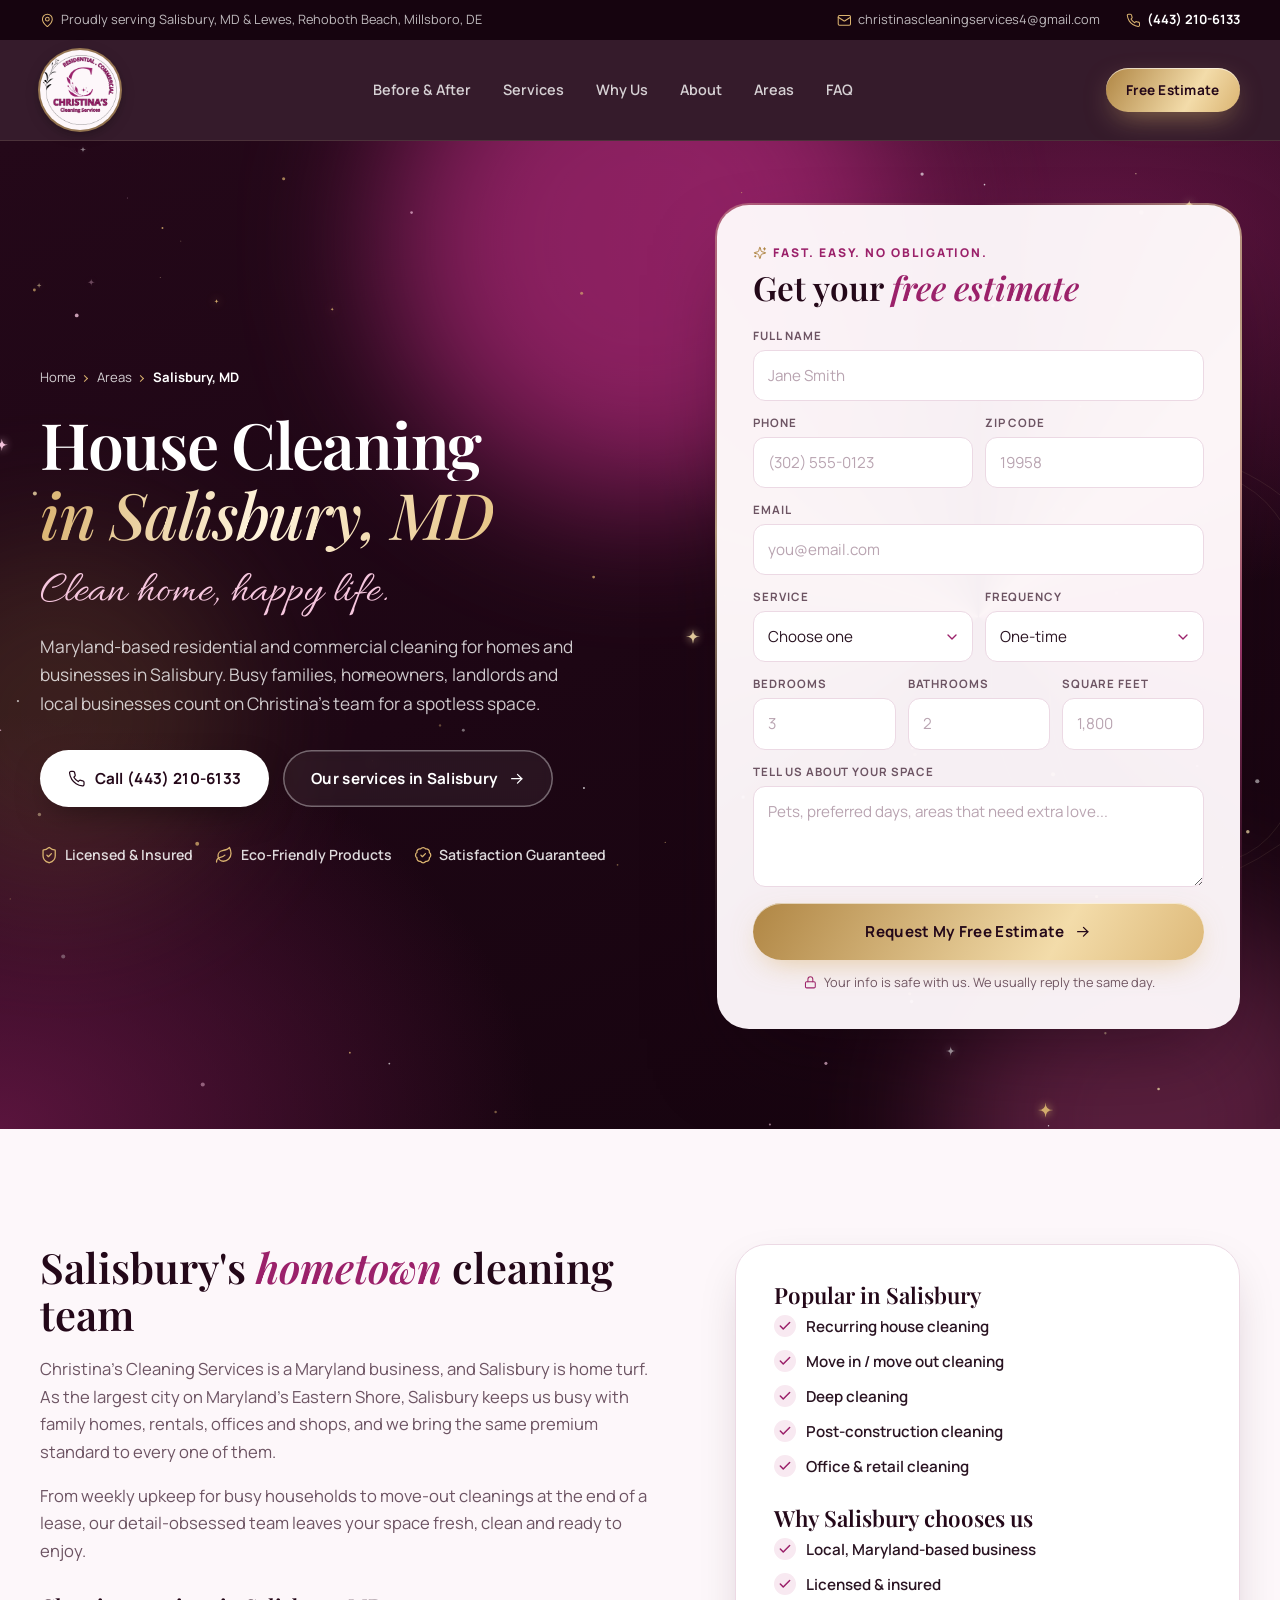
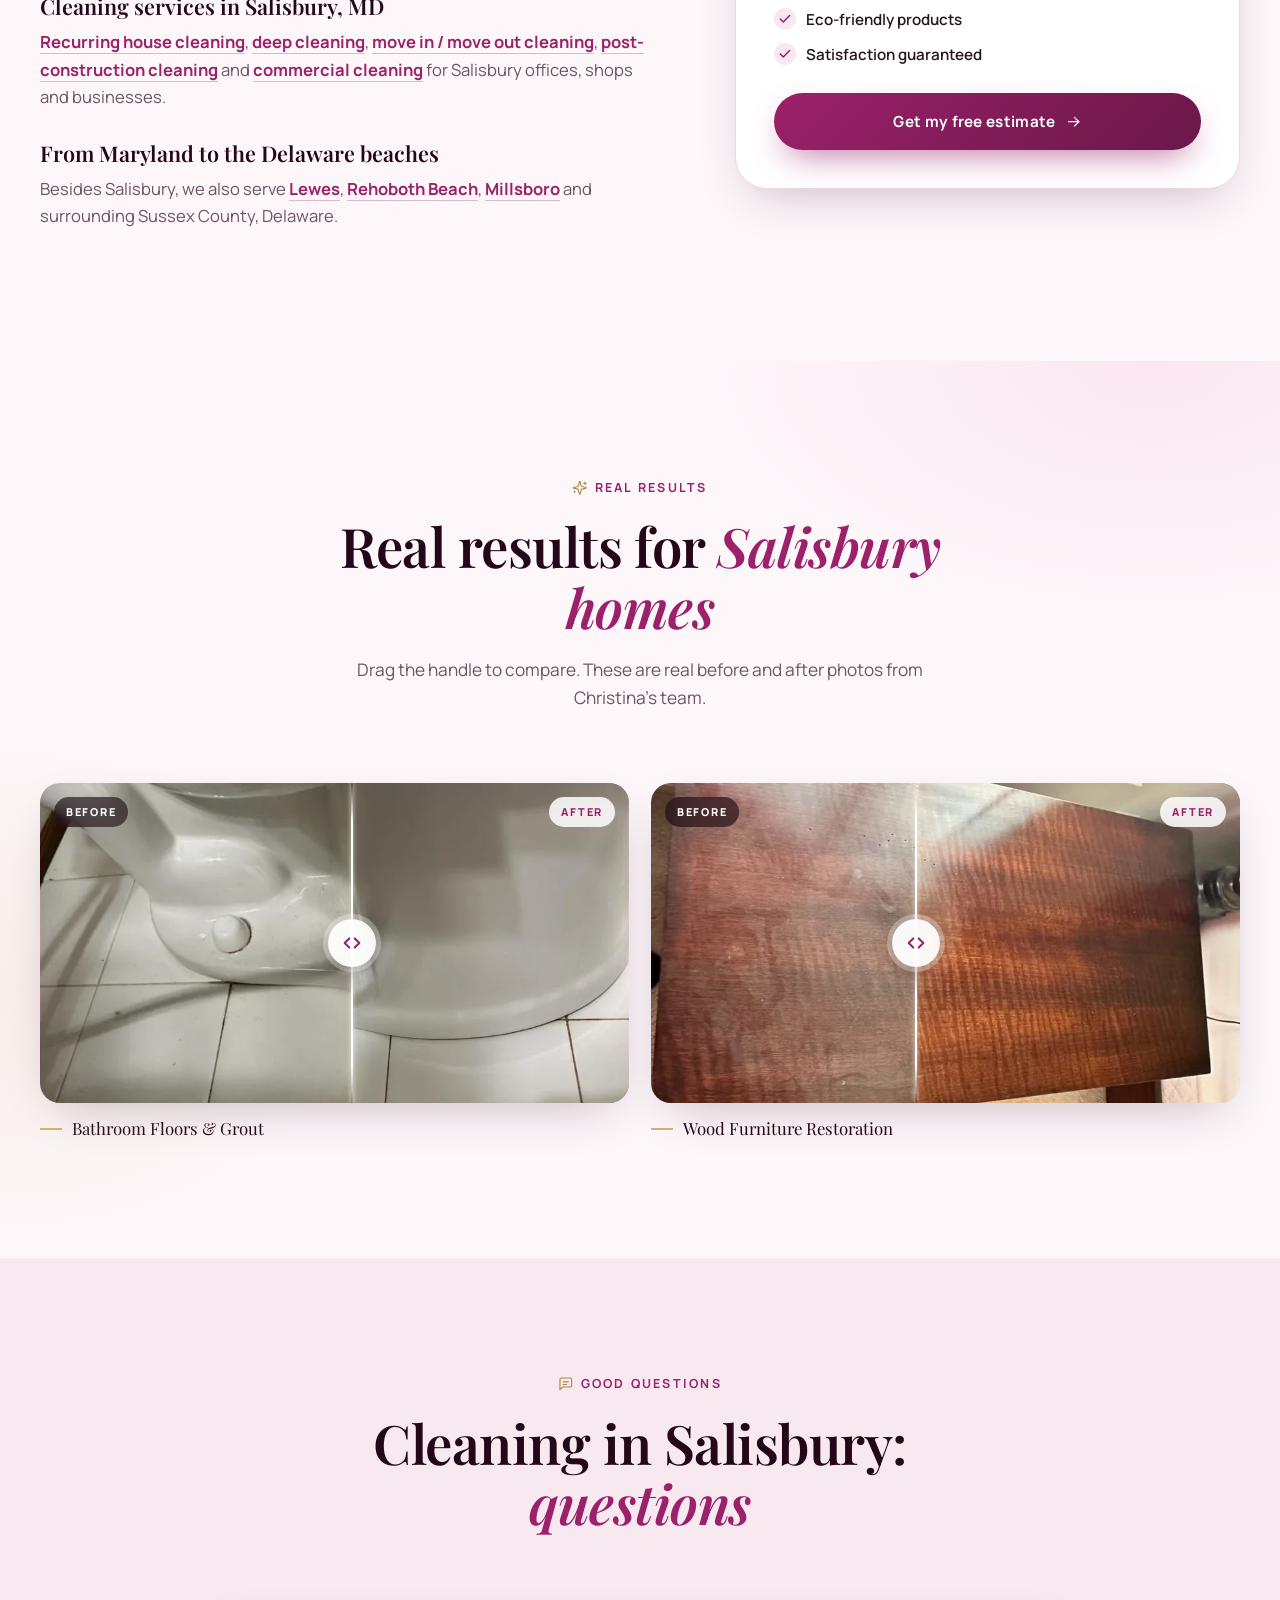
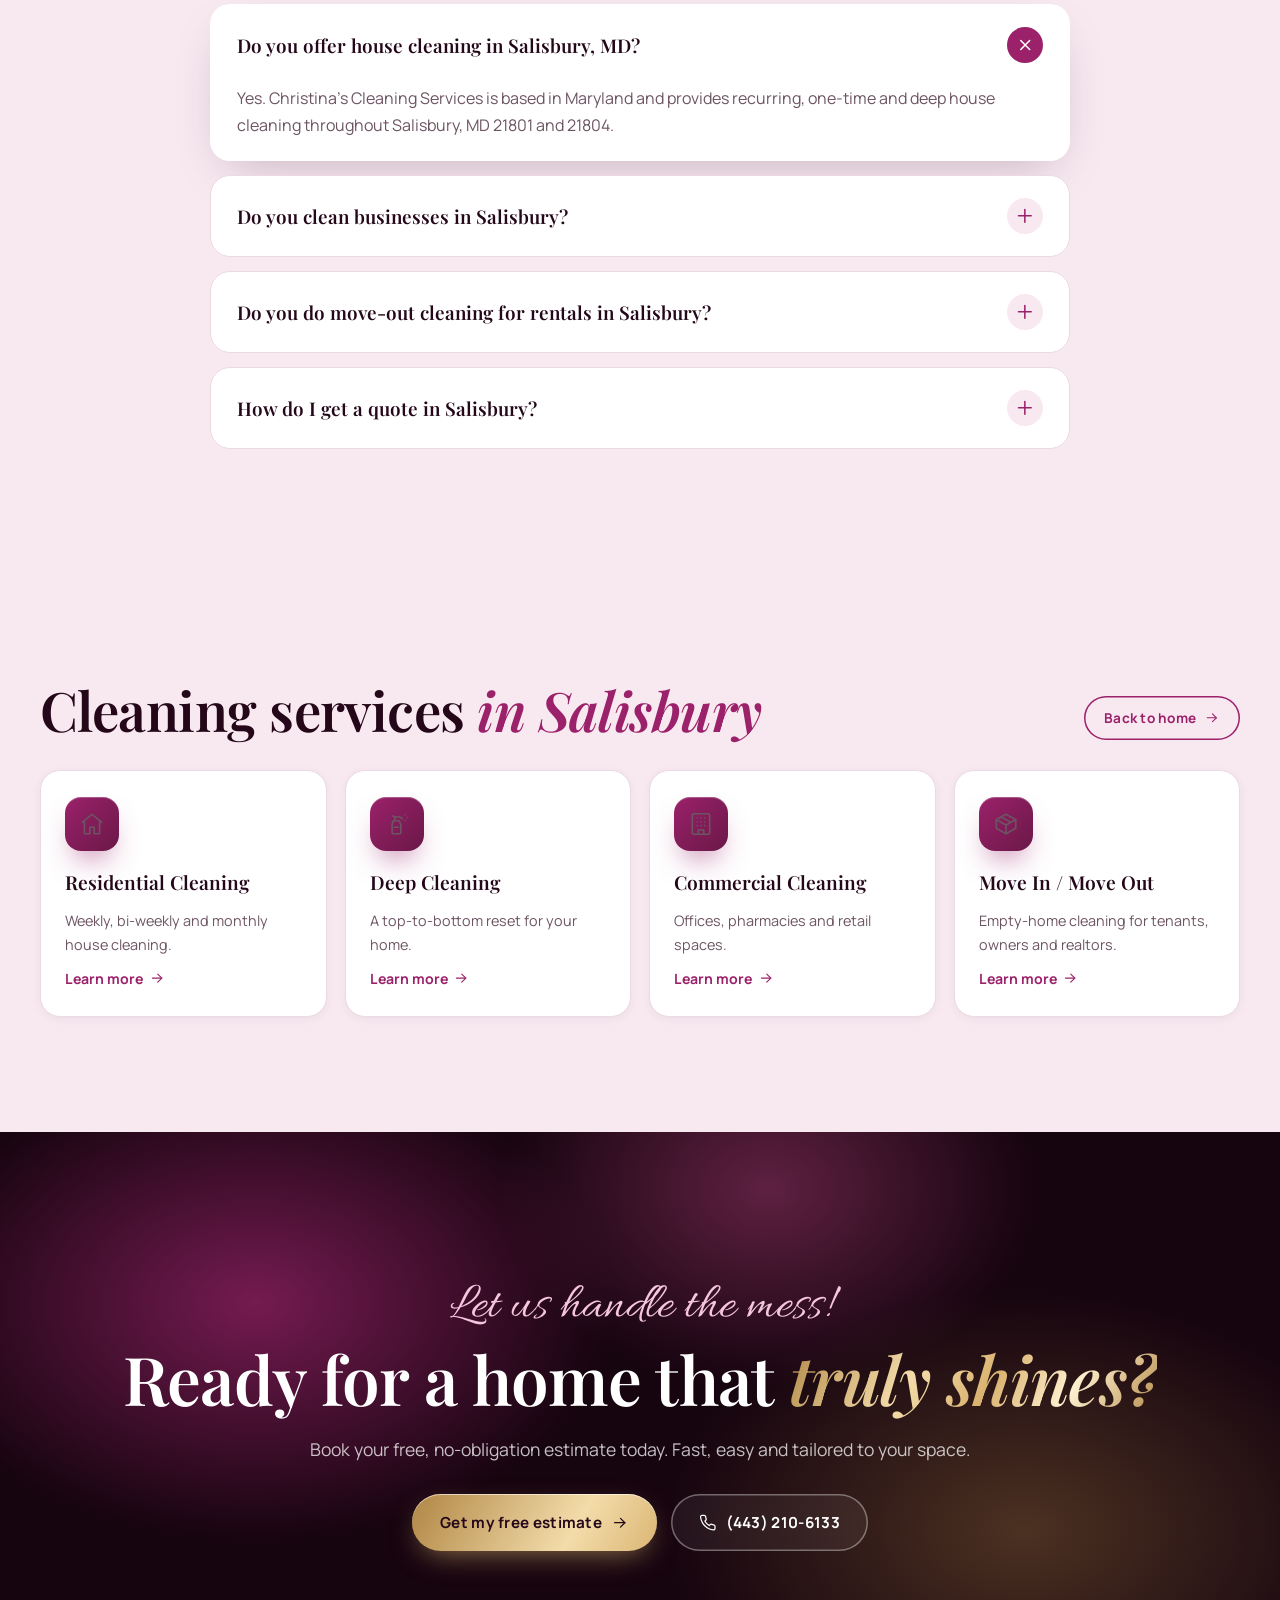
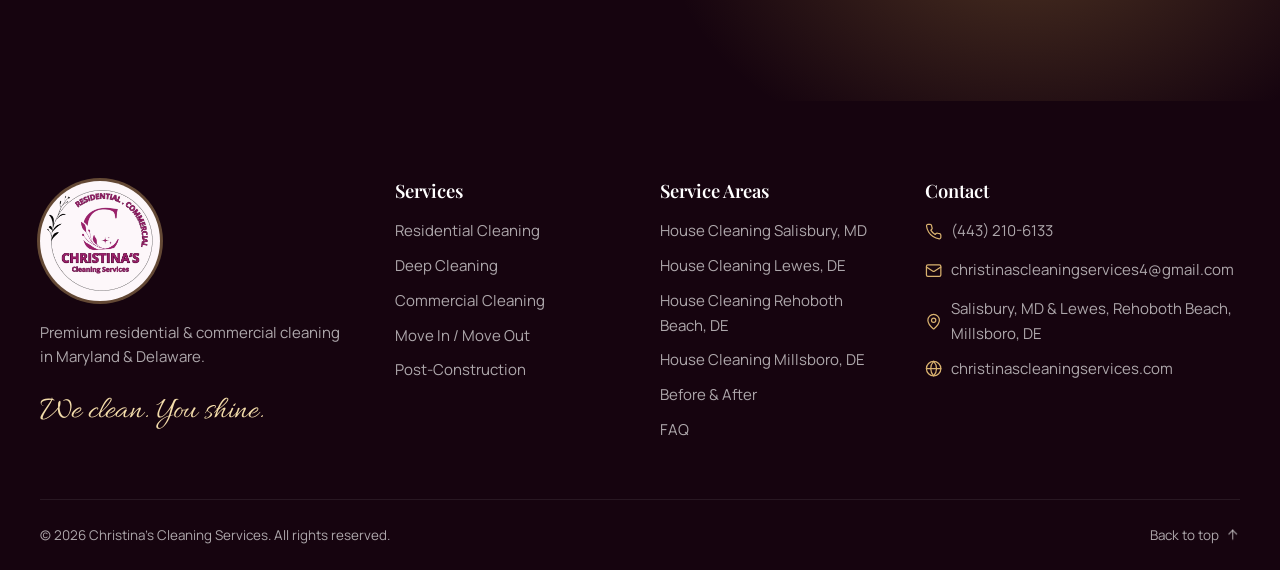
<file: areas/salisbury-md/index.html>
<!doctype html>
<html lang="en-US">
<head>
  <meta charset="UTF-8">
  <meta name="viewport" content="width=device-width, initial-scale=1">
  <title>House Cleaning in Salisbury, MD | Christina's Cleaning</title>
  <meta name="description" content="Trusted house cleaning and commercial cleaning in Salisbury, MD 21801 &amp; 21804. Recurring, deep, move-out and post-construction cleaning. Free estimate.">
  <meta name="robots" content="index, follow, max-image-preview:large, max-snippet:-1, max-video-preview:-1">
  <link rel="canonical" href="https://christinascleaningservices.com/areas/salisbury-md/">
  <meta name="theme-color" content="#2B0A1F">
  <meta name="geo.region" content="US-MD">
  <meta name="geo.placename" content="Salisbury, Maryland">

  <meta property="og:type" content="website">
  <meta property="og:locale" content="en_US">
  <meta property="og:site_name" content="Christina's Cleaning Services">
  <meta property="og:title" content="House Cleaning in Salisbury, MD | Christina&#x27;s Cleaning">
  <meta property="og:description" content="Trusted house cleaning and commercial cleaning in Salisbury, MD 21801 &amp; 21804. Recurring, deep, move-out and post-construction cleaning. Free estimate.">
  <meta property="og:url" content="https://christinascleaningservices.com/areas/salisbury-md/">
  <meta property="og:image" content="https://christinascleaningservices.com/assets/img/og-image.jpg">
  <meta property="og:image:width" content="1200">
  <meta property="og:image:height" content="630">
  <meta name="twitter:card" content="summary_large_image">
  <meta name="twitter:title" content="House Cleaning in Salisbury, MD | Christina&#x27;s Cleaning">
  <meta name="twitter:description" content="Trusted house cleaning and commercial cleaning in Salisbury, MD 21801 &amp; 21804. Recurring, deep, move-out and post-construction cleaning. Free estimate.">
  <meta name="twitter:image" content="https://christinascleaningservices.com/assets/img/og-image.jpg">

  <link rel="icon" type="image/png" href="/assets/img/favicon.png">
  <link rel="apple-touch-icon" href="/assets/img/apple-touch-icon.png">
  <link rel="manifest" href="/site.webmanifest">

  <link rel="preconnect" href="https://fonts.googleapis.com">
  <link rel="preconnect" href="https://fonts.gstatic.com" crossorigin>
  <link href="https://fonts.googleapis.com/css2?family=Playfair+Display:ital,wght@0,500;0,600;0,700;1,500;1,600&family=Manrope:wght@400;500;600;700;800&family=Allura&display=swap" rel="stylesheet">
  <link rel="stylesheet" href="/assets/css/style.css">

  <script type="application/ld+json">
{
  "@context": "https://schema.org",
  "@graph": [
    {
      "@type": "WebPage",
      "@id": "https://christinascleaningservices.com/areas/salisbury-md/#webpage",
      "url": "https://christinascleaningservices.com/areas/salisbury-md/",
      "name": "House Cleaning in Salisbury, MD | Christina's Cleaning",
      "description": "Trusted house cleaning and commercial cleaning in Salisbury, MD 21801 & 21804. Recurring, deep, move-out and post-construction cleaning. Free estimate.",
      "isPartOf": {
        "@id": "https://christinascleaningservices.com/#website"
      },
      "about": {
        "@id": "https://christinascleaningservices.com/#business"
      },
      "breadcrumb": {
        "@id": "https://christinascleaningservices.com/areas/salisbury-md/#breadcrumb"
      },
      "inLanguage": "en-US"
    },
    {
      "@type": "BreadcrumbList",
      "@id": "https://christinascleaningservices.com/areas/salisbury-md/#breadcrumb",
      "itemListElement": [
        {
          "@type": "ListItem",
          "position": 1,
          "name": "Home",
          "item": "https://christinascleaningservices.com/"
        },
        {
          "@type": "ListItem",
          "position": 2,
          "name": "Areas",
          "item": "https://christinascleaningservices.com/#areas"
        },
        {
          "@type": "ListItem",
          "position": 3,
          "name": "Salisbury, MD",
          "item": "https://christinascleaningservices.com/areas/salisbury-md/"
        }
      ]
    },
    {
      "@type": "Service",
      "@id": "https://christinascleaningservices.com/areas/salisbury-md/#service",
      "name": "House Cleaning in Salisbury, MD",
      "serviceType": "House cleaning",
      "description": "Trusted house cleaning and commercial cleaning in Salisbury, MD 21801 & 21804. Recurring, deep, move-out and post-construction cleaning. Free estimate.",
      "url": "https://christinascleaningservices.com/areas/salisbury-md/",
      "provider": {
        "@id": "https://christinascleaningservices.com/#business"
      },
      "areaServed": [
        {
          "@type": "City",
          "name": "Salisbury",
          "postalCode": [
            "21801",
            "21804"
          ],
          "containedInPlace": {
            "@type": "AdministrativeArea",
            "name": "Wicomico County, Maryland"
          }
        }
      ]
    },
    {
      "@type": "FAQPage",
      "@id": "https://christinascleaningservices.com/areas/salisbury-md/#faq",
      "mainEntity": [
        {
          "@type": "Question",
          "name": "Do you offer house cleaning in Salisbury, MD?",
          "acceptedAnswer": {
            "@type": "Answer",
            "text": "Yes. Christina's Cleaning Services is based in Maryland and provides recurring, one-time and deep house cleaning throughout Salisbury, MD 21801 and 21804."
          }
        },
        {
          "@type": "Question",
          "name": "Do you clean businesses in Salisbury?",
          "acceptedAnswer": {
            "@type": "Answer",
            "text": "Yes. We offer commercial cleaning for offices, retail stores and other local businesses in Salisbury on daily, weekly or custom schedules."
          }
        },
        {
          "@type": "Question",
          "name": "Do you do move-out cleaning for rentals in Salisbury?",
          "acceptedAnswer": {
            "@type": "Answer",
            "text": "Yes. Our move in / move out cleaning helps tenants, landlords and property managers get Salisbury homes and apartments ready for the next move."
          }
        },
        {
          "@type": "Question",
          "name": "How do I get a quote in Salisbury?",
          "acceptedAnswer": {
            "@type": "Answer",
            "text": "Fill out the free estimate form on this page or call (443) 210-6133. Estimates are fast, easy and no obligation."
          }
        }
      ]
    }
  ]
}
  </script>
</head>
<body class="is-loading" data-page="areas-salisbury-md">
<!-- Generated by tools/build_pages.py - edit the data there, not this file. -->

<!-- ============ ICON SPRITE ============ -->
<svg width="0" height="0" style="position:absolute" aria-hidden="true">
  <defs>
    <symbol id="i-home" viewBox="0 0 24 24"><path d="M3 10.5 12 3l9 7.5"/><path d="M5 9v11a1 1 0 0 0 1 1h4v-6h4v6h4a1 1 0 0 0 1-1V9"/></symbol>
    <symbol id="i-building" viewBox="0 0 24 24"><rect x="4" y="2.5" width="16" height="19" rx="1.5"/><path d="M9.5 21.5v-4h5v4"/><path d="M8.5 6.5h.01M12 6.5h.01M15.5 6.5h.01M8.5 10h.01M12 10h.01M15.5 10h.01M8.5 13.5h.01M12 13.5h.01M15.5 13.5h.01"/></symbol>
    <symbol id="i-box" viewBox="0 0 24 24"><path d="M21 8 12 3 3 8v8l9 5 9-5z"/><path d="m3 8 9 5 9-5"/><path d="M12 13v8"/><path d="m7.5 5.5 9 5"/></symbol>
    <symbol id="i-hardhat" viewBox="0 0 24 24"><path d="M2 18a1 1 0 0 0 1 1h18a1 1 0 0 0 1-1v-2a1 1 0 0 0-1-1H3a1 1 0 0 0-1 1z"/><path d="M10 10V5a1 1 0 0 1 1-1h2a1 1 0 0 1 1 1v5"/><path d="M4 15v-3a6 6 0 0 1 6-6"/><path d="M14 6a6 6 0 0 1 6 6v3"/></symbol>
    <symbol id="i-spray" viewBox="0 0 24 24"><path d="M8.5 9h5.5l1.5 3.5V20a1 1 0 0 1-1 1h-6a1 1 0 0 1-1-1v-7.5z"/><path d="M10 9V5.5h4.5l2.5 1.5"/><path d="M10 5.5 8 4.5"/><path d="M19.5 3.5h.01M21.5 6h.01M19.5 8.5h.01"/><path d="M9.5 15h4"/></symbol>
    <symbol id="i-calendar" viewBox="0 0 24 24"><rect x="3" y="4.5" width="18" height="16.5" rx="2"/><path d="M3 9.5h18M8 2.5v4M16 2.5v4"/><path d="m9 15 2 2 4-4"/></symbol>
    <symbol id="i-sparkles" viewBox="0 0 24 24"><path d="M9.94 15.5A2 2 0 0 0 8.5 14.06l-6.14-1.58a.5.5 0 0 1 0-.96L8.5 9.94A2 2 0 0 0 9.94 8.5l1.58-6.14a.5.5 0 0 1 .96 0l1.58 6.14a2 2 0 0 0 1.44 1.44l6.14 1.58a.5.5 0 0 1 0 .96l-6.14 1.58a2 2 0 0 0-1.44 1.44l-1.58 6.14a.5.5 0 0 1-.96 0z"/><path d="M20 3v4M22 5h-4M4 17v2M5 18H3"/></symbol>
    <symbol id="i-shield" viewBox="0 0 24 24"><path d="M20 13c0 5-3.5 7.5-7.66 8.95a1 1 0 0 1-.67-.01C7.5 20.5 4 18 4 13V6a1 1 0 0 1 1-1c2 0 4.5-1.2 6.24-2.72a1.17 1.17 0 0 1 1.52 0C14.51 3.81 17 5 19 5a1 1 0 0 1 1 1z"/><path d="m9 12 2 2 4-4"/></symbol>
    <symbol id="i-users" viewBox="0 0 24 24"><path d="M16 21v-2a4 4 0 0 0-4-4H6a4 4 0 0 0-4 4v2"/><circle cx="9" cy="7" r="4"/><path d="M22 21v-2a4 4 0 0 0-3-3.87"/><path d="M16 3.13a4 4 0 0 1 0 7.75"/></symbol>
    <symbol id="i-leaf" viewBox="0 0 24 24"><path d="M11 20A7 7 0 0 1 9.8 6.1C15.5 5 17 4.48 19 2c1 2 2 4.18 2 8 0 5.5-4.78 10-10 10Z"/><path d="M2 21c0-3 1.85-5.36 5.08-6C9.5 14.52 12 13 13 12"/></symbol>
    <symbol id="i-gem" viewBox="0 0 24 24"><path d="M6 3h12l4 6-10 13L2 9Z"/><path d="M11 3 8 9l4 13 4-13-3-6"/><path d="M2 9h20"/></symbol>
    <symbol id="i-badge" viewBox="0 0 24 24"><path d="M3.85 8.62a4 4 0 0 1 4.78-4.77 4 4 0 0 1 6.74 0 4 4 0 0 1 4.78 4.78 4 4 0 0 1 0 6.74 4 4 0 0 1-4.77 4.78 4 4 0 0 1-6.75 0 4 4 0 0 1-4.78-4.77 4 4 0 0 1 0-6.76Z"/><path d="m9 12 2 2 4-4"/></symbol>
    <symbol id="i-clock" viewBox="0 0 24 24"><circle cx="12" cy="12" r="9.5"/><path d="M12 6.5V12l3.5 2"/></symbol>
    <symbol id="i-phone" viewBox="0 0 24 24"><path d="M22 16.92v3a2 2 0 0 1-2.18 2 19.79 19.79 0 0 1-8.63-3.07 19.5 19.5 0 0 1-6-6 19.79 19.79 0 0 1-3.07-8.67A2 2 0 0 1 4.11 2h3a2 2 0 0 1 2 1.72c.13.96.36 1.9.7 2.81a2 2 0 0 1-.45 2.11L8.09 9.91a16 16 0 0 0 6 6l1.27-1.27a2 2 0 0 1 2.11-.45c.91.34 1.85.57 2.81.7A2 2 0 0 1 22 16.92z"/></symbol>
    <symbol id="i-mail" viewBox="0 0 24 24"><rect x="2" y="4" width="20" height="16" rx="2"/><path d="m22 7-8.97 5.7a1.94 1.94 0 0 1-2.06 0L2 7"/></symbol>
    <symbol id="i-pin" viewBox="0 0 24 24"><path d="M20 10c0 5-5.54 10.19-7.4 11.8a1 1 0 0 1-1.2 0C9.54 20.19 4 15 4 10a8 8 0 0 1 16 0"/><circle cx="12" cy="10" r="3"/></symbol>
    <symbol id="i-globe" viewBox="0 0 24 24"><circle cx="12" cy="12" r="10"/><path d="M12 2a14.5 14.5 0 0 0 0 20 14.5 14.5 0 0 0 0-20"/><path d="M2 12h20"/></symbol>
    <symbol id="i-arrow" viewBox="0 0 24 24"><path d="M5 12h14"/><path d="m13 6 6 6-6 6"/></symbol>
    <symbol id="i-check" viewBox="0 0 24 24"><path d="M20 6 9 17l-5-5"/></symbol>
    <symbol id="i-plus" viewBox="0 0 24 24"><path d="M12 5v14M5 12h14"/></symbol>
    <symbol id="i-message" viewBox="0 0 24 24"><path d="M21 15a2 2 0 0 1-2 2H7l-4 4V5a2 2 0 0 1 2-2h14a2 2 0 0 1 2 2z"/><path d="M8 9h8M8 13h5"/></symbol>
    <symbol id="i-sofa" viewBox="0 0 24 24"><path d="M20 9V6a2 2 0 0 0-2-2H6a2 2 0 0 0-2 2v3"/><path d="M2 16a2 2 0 0 0 2 2h16a2 2 0 0 0 2-2v-5a2 2 0 0 0-4 0v1.5a.5.5 0 0 1-.5.5h-11a.5.5 0 0 1-.5-.5V11a2 2 0 0 0-4 0z"/><path d="M4 18v2M20 18v2"/></symbol>
    <symbol id="i-drag" viewBox="0 0 24 24"><path d="m9 7-5 5 5 5"/><path d="m15 7 5 5-5 5"/></symbol>
    <symbol id="i-lock" viewBox="0 0 24 24"><rect x="4" y="11" width="16" height="10" rx="2"/><path d="M8 11V7a4 4 0 0 1 8 0v4"/></symbol>
    <symbol id="i-star" viewBox="0 0 24 24"><path d="M12 0c.6 6.6 5.4 11.4 12 12-6.6.6-11.4 5.4-12 12-.6-6.6-5.4-11.4-12-12C6.6 11.4 11.4 6.6 12 0Z"/></symbol>
    <symbol id="i-menu" viewBox="0 0 24 24"><path d="M4 7h16M4 12h16M4 17h10"/></symbol>
    <symbol id="i-close" viewBox="0 0 24 24"><path d="M18 6 6 18M6 6l12 12"/></symbol>
    <symbol id="i-crown" viewBox="0 0 24 24"><path d="M11.56 3.27a.5.5 0 0 1 .88 0l2.95 5.6a1 1 0 0 0 1.52.29l4.27-3.66a.5.5 0 0 1 .8.52l-2.83 10.25a1 1 0 0 1-.96.73H5.81a1 1 0 0 1-.96-.73L2.02 6.02a.5.5 0 0 1 .8-.52l4.27 3.66a1 1 0 0 0 1.52-.29z"/><path d="M5 21h14"/></symbol>
  </defs>
</svg>

<a class="skip-link" href="#main">Skip to content</a>

<!-- ============ TOP BAR ============ -->
<div class="topbar">
  <div class="container topbar__inner">
    <p class="topbar__item"><svg class="i"><use href="#i-pin"/></svg> Proudly serving Salisbury, MD &amp; Lewes, Rehoboth Beach, Millsboro, DE</p>
    <div class="topbar__links">
      <a href="mailto:christinascleaningservices4@gmail.com" class="topbar__item"><svg class="i"><use href="#i-mail"/></svg> christinascleaningservices4@gmail.com</a>
      <a href="tel:+14432106133" class="topbar__item topbar__item--strong"><svg class="i"><use href="#i-phone"/></svg> (443) 210-6133</a>
    </div>
  </div>
</div>

<!-- ============ HEADER ============ -->
<header class="header" id="top">
  <div class="container header__inner">
    <a href="/" class="brand" aria-label="Christina's Cleaning Services - home">
      <span class="brand__badge"><img src="/assets/img/logo.webp" alt="Christina's Cleaning Services" width="100" height="96" fetchpriority="high"></span>
    </a>

    <nav class="nav" id="nav" aria-label="Main">
      <a href="/#results">Before &amp; After</a>
      <a href="/#services">Services</a>
      <a href="/#why">Why Us</a>
      <a href="/#about">About</a>
      <a href="/#areas">Areas</a>
      <a href="/#faq">FAQ</a>
      <a href="tel:+14432106133" class="nav__phone"><svg class="i"><use href="#i-phone"/></svg> (443) 210-6133</a>
    </nav>

    <div class="header__actions">
      <a href="#estimate" class="btn btn--gold btn--sm magnetic"><span>Free Estimate</span></a>
      <button class="burger" id="burger" aria-label="Open menu" aria-expanded="false" aria-controls="nav">
        <svg class="i i--open"><use href="#i-menu"/></svg>
        <svg class="i i--close"><use href="#i-close"/></svg>
      </button>
    </div>
  </div>
</header>

<main id="main">

<section class="hero hero--page" id="estimate">
  <canvas class="hero__sparkles" id="sparkles" aria-hidden="true"></canvas>
  <div class="hero__aurora" aria-hidden="true"><span></span><span></span><span></span></div>
  <div class="hero__monogram" aria-hidden="true">C</div>

  <div class="container hero__grid">
    <div class="hero__copy">
      <nav class="breadcrumb" aria-label="Breadcrumb" data-hero>
        <ol>
          <li><a href="/">Home</a></li>
          <li><a href="/#areas">Areas</a></li>
          <li><span aria-current="page">Salisbury, MD</span></li>
        </ol>
      </nav>
      <h1 class="hero__title">
        <span class="line"><span data-hero>House Cleaning</span></span>
        <span class="line"><span data-hero><em class="shimmer">in Salisbury, MD</em></span></span>
      </h1>
      <p class="hero__script" data-hero>Clean home, happy life.</p>
      <p class="hero__lead" data-hero>Maryland-based residential and commercial cleaning for homes and businesses in Salisbury. Busy families, homeowners, landlords and local businesses count on Christina's team for a spotless space.</p>
      <div class="hero__ctas" data-hero>
        <a href="tel:+14432106133" class="btn btn--light magnetic"><svg class="i"><use href="#i-phone"/></svg><span>Call (443) 210-6133</span></a>
        <a href="#details" class="btn btn--ghost magnetic"><span>Our services in Salisbury</span><svg class="i"><use href="#i-arrow"/></svg></a>
      </div>
      <ul class="hero__trust" data-hero>
        <li><svg class="i"><use href="#i-shield"/></svg> Licensed &amp; Insured</li>
        <li><svg class="i"><use href="#i-leaf"/></svg> Eco-Friendly Products</li>
        <li><svg class="i"><use href="#i-badge"/></svg> Satisfaction Guaranteed</li>
      </ul>
    </div>

    <!-- Estimate form -->
    <div class="quote" data-hero>
      <div class="quote__glow" aria-hidden="true"></div>
      <div class="quote__card">
        <div class="quote__head">
          <p class="quote__kicker"><svg class="i"><use href="#i-sparkles"/></svg> Fast. Easy. No obligation.</p>
          <h2 class="quote__title">Get your <em>free estimate</em></h2>
        </div>

        <form class="form" id="quote-form" novalidate data-default-service=""
              data-endpoint="https://formsubmit.co/ajax/christinascleaningservices4@gmail.com">
          <input type="text" name="_honey" class="hp" tabindex="-1" autocomplete="off" aria-hidden="true">
          <input type="hidden" name="_subject" value="New estimate request - Christina's Cleaning website">
          <input type="hidden" name="_template" value="table">

          <div class="form__grid">
            <label class="field field--full">
              <span class="field__label">Full name</span>
              <input type="text" name="name" autocomplete="name" required placeholder="Jane Smith">
            </label>
            <label class="field">
              <span class="field__label">Phone</span>
              <input type="tel" name="phone" autocomplete="tel" required placeholder="(302) 555-0123" inputmode="tel">
            </label>
            <label class="field">
              <span class="field__label">ZIP code</span>
              <input type="text" name="zip" autocomplete="postal-code" required placeholder="19958" inputmode="numeric" maxlength="10">
            </label>
            <label class="field field--full">
              <span class="field__label">Email</span>
              <input type="email" name="email" autocomplete="email" required placeholder="you@email.com">
            </label>
            <label class="field">
              <span class="field__label">Service</span>
              <select name="service" required>
                <option value="" disabled selected>Choose one</option>
                <option>Residential Cleaning</option>
                <option>Deep Cleaning</option>
                <option>Commercial Cleaning</option>
                <option>Move In / Move Out</option>
                <option>Post-Construction</option>
                <option>Other</option>
              </select>
            </label>
            <label class="field">
              <span class="field__label">Frequency</span>
              <select name="frequency">
                <option>One-time</option>
                <option>Weekly</option>
                <option>Bi-weekly</option>
                <option>Monthly</option>
                <option>Daily (commercial)</option>
              </select>
            </label>
            <div class="field-row">
              <label class="field">
                <span class="field__label">Bedrooms</span>
                <input type="number" name="bedrooms" min="0" max="20" placeholder="3" inputmode="numeric">
              </label>
              <label class="field">
                <span class="field__label">Bathrooms</span>
                <input type="number" name="bathrooms" min="0" max="20" step="0.5" placeholder="2" inputmode="decimal">
              </label>
              <label class="field">
                <span class="field__label">Square feet</span>
                <input type="text" name="sqft" placeholder="1,800" inputmode="numeric" maxlength="9" autocomplete="off">
              </label>
            </div>
            <label class="field field--full">
              <span class="field__label">Tell us about your space</span>
              <textarea name="details" rows="3" placeholder="Pets, preferred days, areas that need extra love..."></textarea>
            </label>
          </div>

          <button type="submit" class="btn btn--gold btn--block magnetic">
            <span class="btn__label">Request My Free Estimate</span>
            <svg class="i"><use href="#i-arrow"/></svg>
          </button>
          <p class="form__note"><svg class="i"><use href="#i-lock"/></svg> Your info is safe with us. We usually reply the same day.</p>
          <p class="form__error" role="alert" hidden></p>
        </form>

        <div class="form__success" hidden>
          <div class="success__icon"><svg class="i"><use href="#i-check"/></svg></div>
          <h3>Thank you!</h3>
          <p>Your request is in. Christina will reach out shortly with your free estimate.</p>
          <a href="tel:+14432106133" class="btn btn--ghost-dark btn--sm"><svg class="i"><use href="#i-phone"/></svg><span>Need it faster? Call us</span></a>
        </div>
      </div>
    </div>
      </div>
</section>

<section class="section detail" id="details">
  <div class="container detail__grid">
    <div class="prose" data-reveal>
      <h2>Salisbury's <em>hometown</em> cleaning team</h2>
      <p>Christina's Cleaning Services is a Maryland business, and Salisbury is home turf. As the largest city on Maryland's Eastern Shore, Salisbury keeps us busy with family homes, rentals, offices and shops, and we bring the same premium standard to every one of them.</p>
      <p>From weekly upkeep for busy households to move-out cleanings at the end of a lease, our detail-obsessed team leaves your space fresh, clean and ready to enjoy.</p>
      <h3>Cleaning services in Salisbury, MD</h3>
      <p><a href="/services/residential-cleaning/">Recurring house cleaning</a>, <a href="/services/deep-cleaning/">deep cleaning</a>, <a href="/services/move-in-move-out-cleaning/">move in / move out cleaning</a>, <a href="/services/post-construction-cleaning/">post-construction cleaning</a> and <a href="/services/commercial-cleaning/">commercial cleaning</a> for Salisbury offices, shops and businesses.</p>
      <h3>From Maryland to the Delaware beaches</h3>
      <p>Besides Salisbury, we also serve <a href="/areas/lewes-de/">Lewes</a>, <a href="/areas/rehoboth-beach-de/">Rehoboth Beach</a>, <a href="/areas/millsboro-de/">Millsboro</a> and surrounding Sussex County, Delaware.</p>
    </div>
    <aside class="checklist" data-reveal style="--d:.1s" aria-label="What's included">
        <h3>Popular in Salisbury</h3>
        <ul>
          <li><svg class="i"><use href="#i-check"/></svg> Recurring house cleaning</li>
          <li><svg class="i"><use href="#i-check"/></svg> Move in / move out cleaning</li>
          <li><svg class="i"><use href="#i-check"/></svg> Deep cleaning</li>
          <li><svg class="i"><use href="#i-check"/></svg> Post-construction cleaning</li>
          <li><svg class="i"><use href="#i-check"/></svg> Office &amp; retail cleaning</li>
        </ul>
        <h3>Why Salisbury chooses us</h3>
        <ul>
          <li><svg class="i"><use href="#i-check"/></svg> Local, Maryland-based business</li>
          <li><svg class="i"><use href="#i-check"/></svg> Licensed &amp; insured</li>
          <li><svg class="i"><use href="#i-check"/></svg> Eco-friendly products</li>
          <li><svg class="i"><use href="#i-check"/></svg> Satisfaction guaranteed</li>
        </ul>
        <a href="#estimate" class="btn btn--plum magnetic"><span>Get my free estimate</span><svg class="i"><use href="#i-arrow"/></svg></a>
    </aside>
  </div>
</section>

<section class="section results">
  <div class="container">
    <header class="section-head" data-reveal>
      <p class="eyebrow"><svg class="i"><use href="#i-sparkles"/></svg> Real results</p>
      <h2 class="section-title">Real results for <em>Salisbury homes</em></h2>
      <p class="section-lead">Drag the handle to compare. These are real before and after photos from Christina's team.</p>
    </header>
    <div class="ba-row">
      <figure class="ba" data-reveal>
        <div class="compare" data-compare tabindex="0" role="slider" aria-label="Bathroom Floors &amp; Grout before and after" aria-valuemin="0" aria-valuemax="100" aria-valuenow="50">
          <img class="compare__img compare__before" src="/assets/img/results/toilet-before.webp" alt="Toilet base with dark grout before cleaning" loading="lazy" width="907" height="531">
          <img class="compare__img compare__after" src="/assets/img/results/toilet-after.webp" alt="Toilet base and bright grout after cleaning by Christina's Cleaning Services" loading="lazy" width="907" height="531">
          <span class="compare__tag compare__tag--before">Before</span>
          <span class="compare__tag compare__tag--after">After</span>
          <span class="compare__handle"><span class="compare__knob"><svg class="i"><use href="#i-drag"/></svg></span></span>
        </div>
        <figcaption>Bathroom Floors &amp; Grout</figcaption>
      </figure>
      <figure class="ba" data-reveal style="--d:.1s">
        <div class="compare" data-compare tabindex="0" role="slider" aria-label="Wood Furniture Restoration before and after" aria-valuemin="0" aria-valuemax="100" aria-valuenow="50">
          <img class="compare__img compare__before" src="/assets/img/results/table-before.webp" alt="Wood table covered in dust and stains before cleaning" loading="lazy" width="899" height="531">
          <img class="compare__img compare__after" src="/assets/img/results/table-after.webp" alt="Wood table polished and glowing after cleaning by Christina's Cleaning Services" loading="lazy" width="899" height="531">
          <span class="compare__tag compare__tag--before">Before</span>
          <span class="compare__tag compare__tag--after">After</span>
          <span class="compare__handle"><span class="compare__knob"><svg class="i"><use href="#i-drag"/></svg></span></span>
        </div>
        <figcaption>Wood Furniture Restoration</figcaption>
      </figure>
    </div>
  </div>
</section>

<section class="section faq">
  <div class="container faq__inner">
    <header class="section-head" data-reveal>
      <p class="eyebrow"><svg class="i"><use href="#i-message"/></svg> Good questions</p>
      <h2 class="section-title">Cleaning in Salisbury: <em>questions</em></h2>
    </header>
    <div class="faq__list" data-reveal>
      <details class="qa" open>
        <summary>Do you offer house cleaning in Salisbury, MD?<span class="qa__icon"><svg class="i"><use href="#i-plus"/></svg></span></summary>
        <div class="qa__body"><p>Yes. Christina's Cleaning Services is based in Maryland and provides recurring, one-time and deep house cleaning throughout Salisbury, MD 21801 and 21804.</p></div>
      </details>
      <details class="qa">
        <summary>Do you clean businesses in Salisbury?<span class="qa__icon"><svg class="i"><use href="#i-plus"/></svg></span></summary>
        <div class="qa__body"><p>Yes. We offer commercial cleaning for offices, retail stores and other local businesses in Salisbury on daily, weekly or custom schedules.</p></div>
      </details>
      <details class="qa">
        <summary>Do you do move-out cleaning for rentals in Salisbury?<span class="qa__icon"><svg class="i"><use href="#i-plus"/></svg></span></summary>
        <div class="qa__body"><p>Yes. Our move in / move out cleaning helps tenants, landlords and property managers get Salisbury homes and apartments ready for the next move.</p></div>
      </details>
      <details class="qa">
        <summary>How do I get a quote in Salisbury?<span class="qa__icon"><svg class="i"><use href="#i-plus"/></svg></span></summary>
        <div class="qa__body"><p>Fill out the free estimate form on this page or call (443) 210-6133. Estimates are fast, easy and no obligation.</p></div>
      </details>
    </div>
  </div>
</section>

<section class="section related">
  <div class="container">
    <div class="related__head" data-reveal>
      <h2 class="section-title">Cleaning services <em>in Salisbury</em></h2>
      <a href="/" class="btn btn--ghost-dark btn--sm"><span>Back to home</span><svg class="i"><use href="#i-arrow"/></svg></a>
    </div>
    <div class="related__grid">
      <a class="related__card" href="/services/residential-cleaning/" data-reveal>
        <span class="svc__icon"><svg class="i"><use href="#i-home"/></svg></span>
        <strong>Residential Cleaning</strong>
        <span>Weekly, bi-weekly and monthly house cleaning.</span>
        <em>Learn more <svg class="i"><use href="#i-arrow"/></svg></em>
      </a>
      <a class="related__card" href="/services/deep-cleaning/" data-reveal>
        <span class="svc__icon"><svg class="i"><use href="#i-spray"/></svg></span>
        <strong>Deep Cleaning</strong>
        <span>A top-to-bottom reset for your home.</span>
        <em>Learn more <svg class="i"><use href="#i-arrow"/></svg></em>
      </a>
      <a class="related__card" href="/services/commercial-cleaning/" data-reveal>
        <span class="svc__icon"><svg class="i"><use href="#i-building"/></svg></span>
        <strong>Commercial Cleaning</strong>
        <span>Offices, pharmacies and retail spaces.</span>
        <em>Learn more <svg class="i"><use href="#i-arrow"/></svg></em>
      </a>
      <a class="related__card" href="/services/move-in-move-out-cleaning/" data-reveal>
        <span class="svc__icon"><svg class="i"><use href="#i-box"/></svg></span>
        <strong>Move In / Move Out</strong>
        <span>Empty-home cleaning for tenants, owners and realtors.</span>
        <em>Learn more <svg class="i"><use href="#i-arrow"/></svg></em>
      </a>
    </div>
  </div>
</section>

<!-- ============ FINAL CTA ============ -->
<section class="cta-final">
  <div class="cta-final__bg" aria-hidden="true"></div>
  <div class="container cta-final__inner" data-reveal>
    <p class="cta-final__script">Let us handle the mess!</p>
    <h2>Ready for a home that <em>truly shines?</em></h2>
    <p>Book your free, no-obligation estimate today. Fast, easy and tailored to your space.</p>
    <div class="cta-final__actions">
      <a href="#estimate" class="btn btn--gold magnetic"><span>Get my free estimate</span><svg class="i"><use href="#i-arrow"/></svg></a>
      <a href="tel:+14432106133" class="btn btn--ghost magnetic"><svg class="i"><use href="#i-phone"/></svg><span>(443) 210-6133</span></a>
    </div>
  </div>
</section>

</main>

<!-- ============ FOOTER ============ -->
<footer class="footer">
  <div class="container footer__grid">
    <div class="footer__brand">
      <span class="footer__badge"><img src="/assets/img/logo.webp" alt="Christina's Cleaning Services logo" width="120" height="115" loading="lazy"></span>
      <p>Premium residential &amp; commercial cleaning in Maryland &amp; Delaware.</p>
      <p class="footer__script">We clean. You shine.</p>
    </div>
    <nav aria-label="Services">
      <h4>Services</h4>
      <ul>
        <li><a href="/services/residential-cleaning/">Residential Cleaning</a></li>
        <li><a href="/services/deep-cleaning/">Deep Cleaning</a></li>
        <li><a href="/services/commercial-cleaning/">Commercial Cleaning</a></li>
        <li><a href="/services/move-in-move-out-cleaning/">Move In / Move Out</a></li>
        <li><a href="/services/post-construction-cleaning/">Post-Construction</a></li>
      </ul>
    </nav>
    <nav aria-label="Service areas">
      <h4>Service Areas</h4>
      <ul>
        <li><a href="/areas/salisbury-md/">House Cleaning Salisbury, MD</a></li>
        <li><a href="/areas/lewes-de/">House Cleaning Lewes, DE</a></li>
        <li><a href="/areas/rehoboth-beach-de/">House Cleaning Rehoboth Beach, DE</a></li>
        <li><a href="/areas/millsboro-de/">House Cleaning Millsboro, DE</a></li>
        <li><a href="/#results">Before &amp; After</a></li>
        <li><a href="/#faq">FAQ</a></li>
      </ul>
    </nav>
    <div>
      <h4>Contact</h4>
      <ul class="footer__contact">
        <li><a href="tel:+14432106133"><svg class="i"><use href="#i-phone"/></svg> (443) 210-6133</a></li>
        <li><a href="mailto:christinascleaningservices4@gmail.com"><svg class="i"><use href="#i-mail"/></svg> christinascleaningservices4@gmail.com</a></li>
        <li><span><svg class="i"><use href="#i-pin"/></svg> Salisbury, MD &amp; Lewes, Rehoboth Beach, Millsboro, DE</span></li>
        <li><a href="https://christinascleaningservices.com"><svg class="i"><use href="#i-globe"/></svg> christinascleaningservices.com</a></li>
      </ul>
    </div>
  </div>
  <div class="container footer__bottom">
    <p>&copy; <span id="year">2026</span> Christina's Cleaning Services. All rights reserved.</p>
    <a href="#top" class="footer__top">Back to top <svg class="i"><use href="#i-arrow"/></svg></a>
  </div>
</footer>

<!-- Mobile sticky action bar -->
<div class="mobile-bar">
  <a href="tel:+14432106133" class="mobile-bar__call"><svg class="i"><use href="#i-phone"/></svg> Call</a>
  <a href="#estimate" class="mobile-bar__quote"><svg class="i"><use href="#i-sparkles"/></svg> Free Estimate</a>
</div>

<script src="/assets/js/main.js" defer></script>
</body>
</html>
</file>
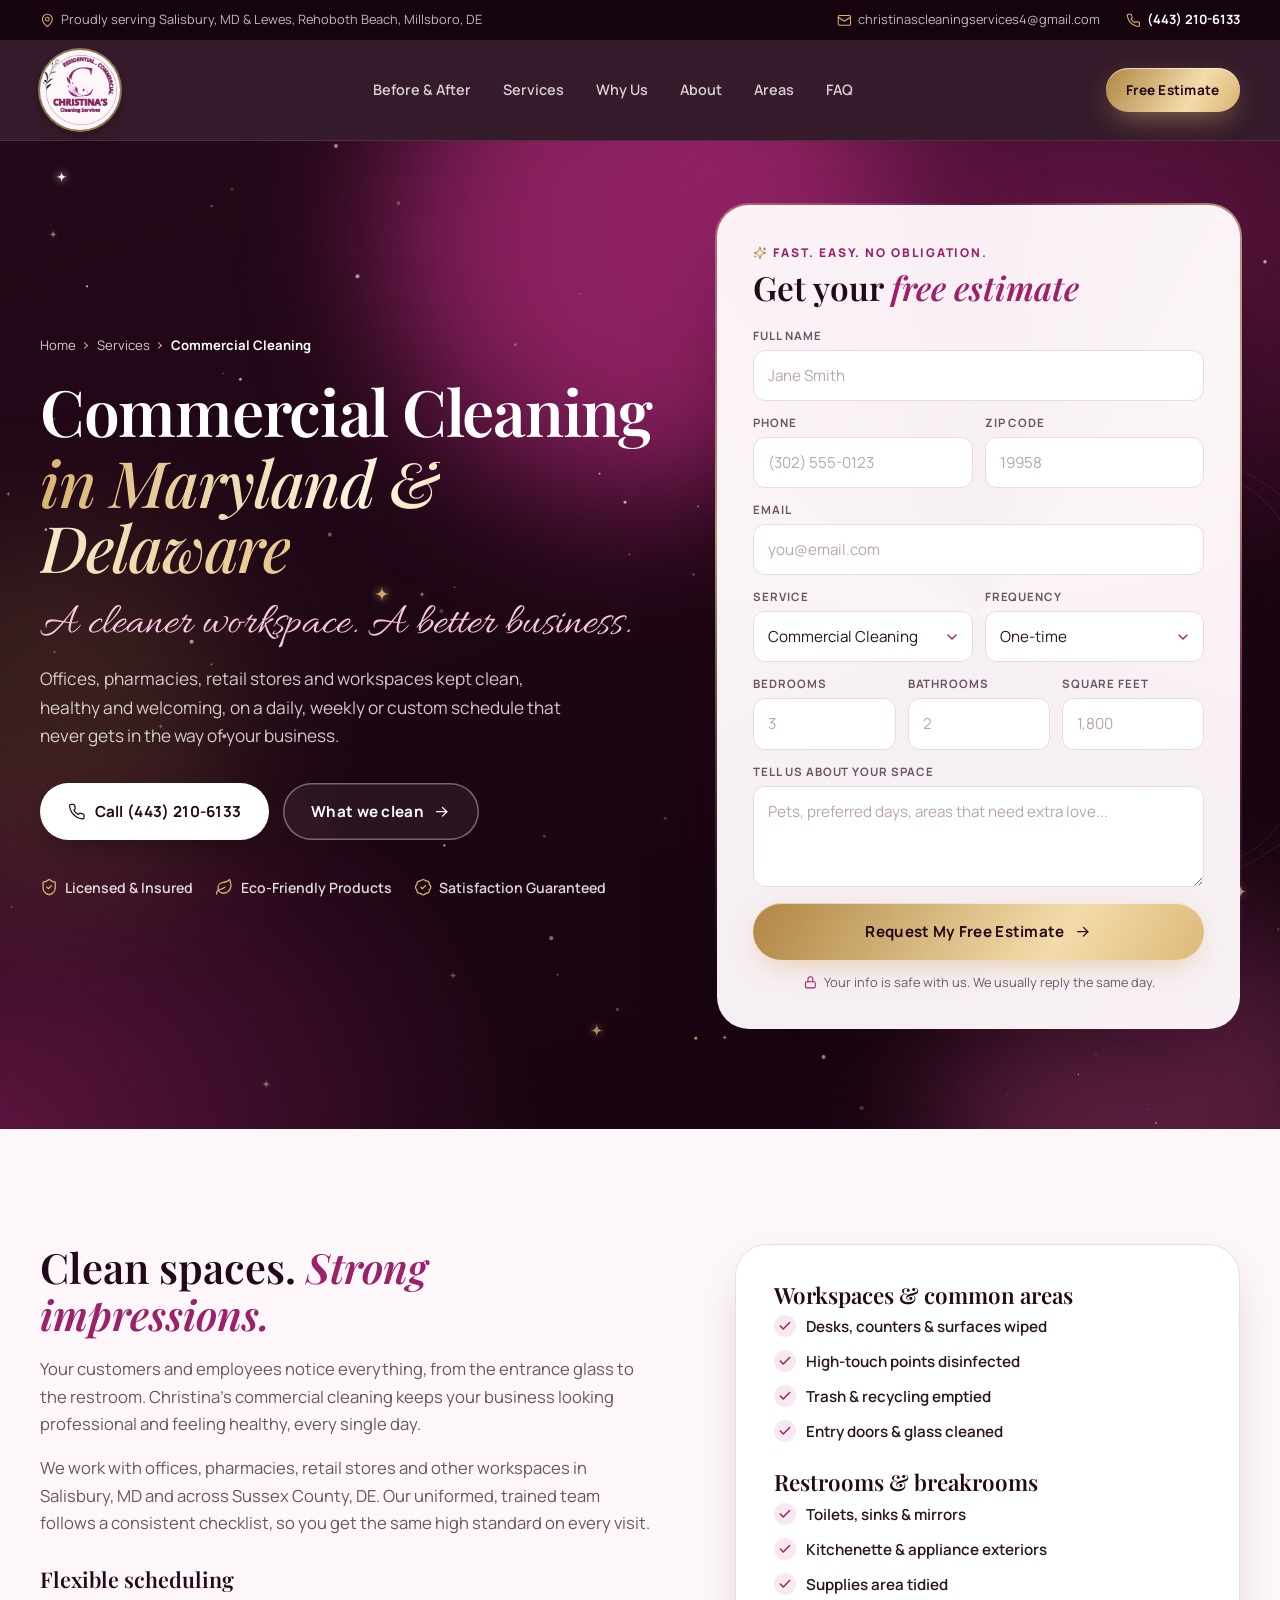
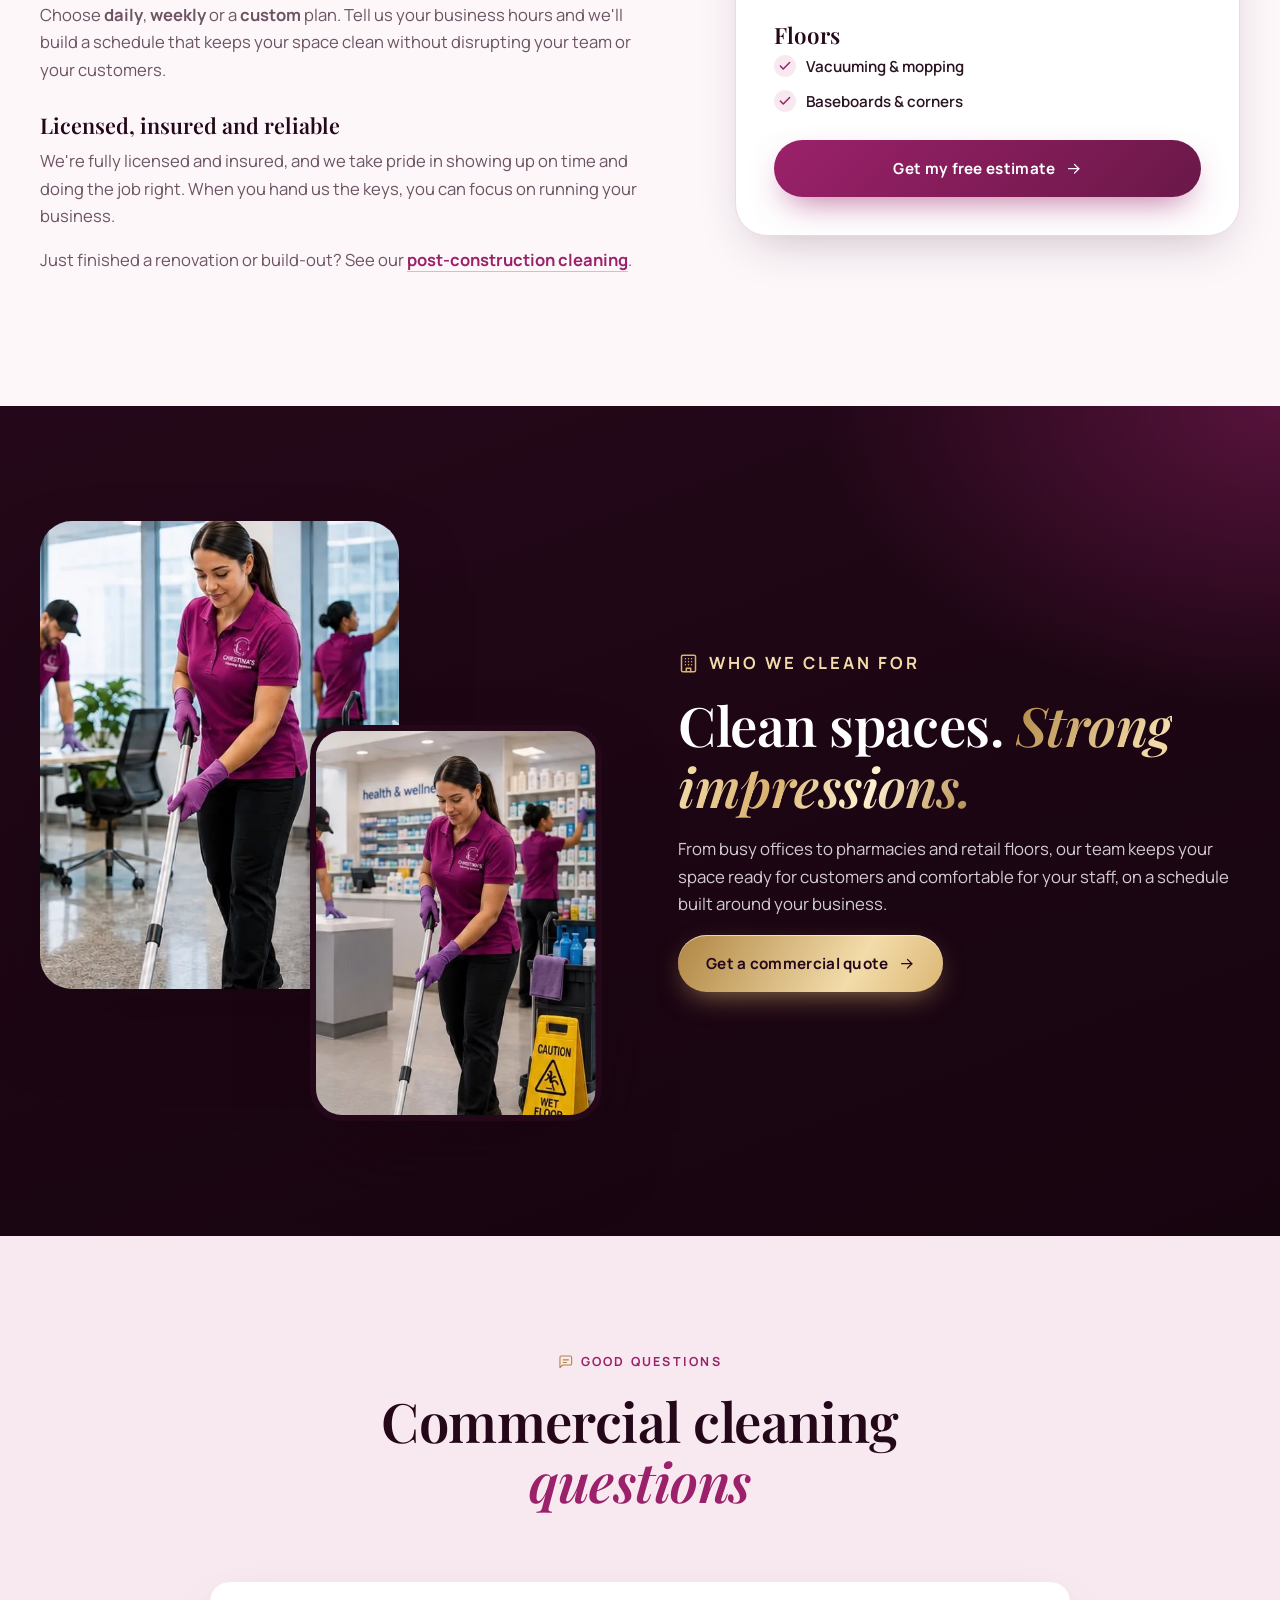
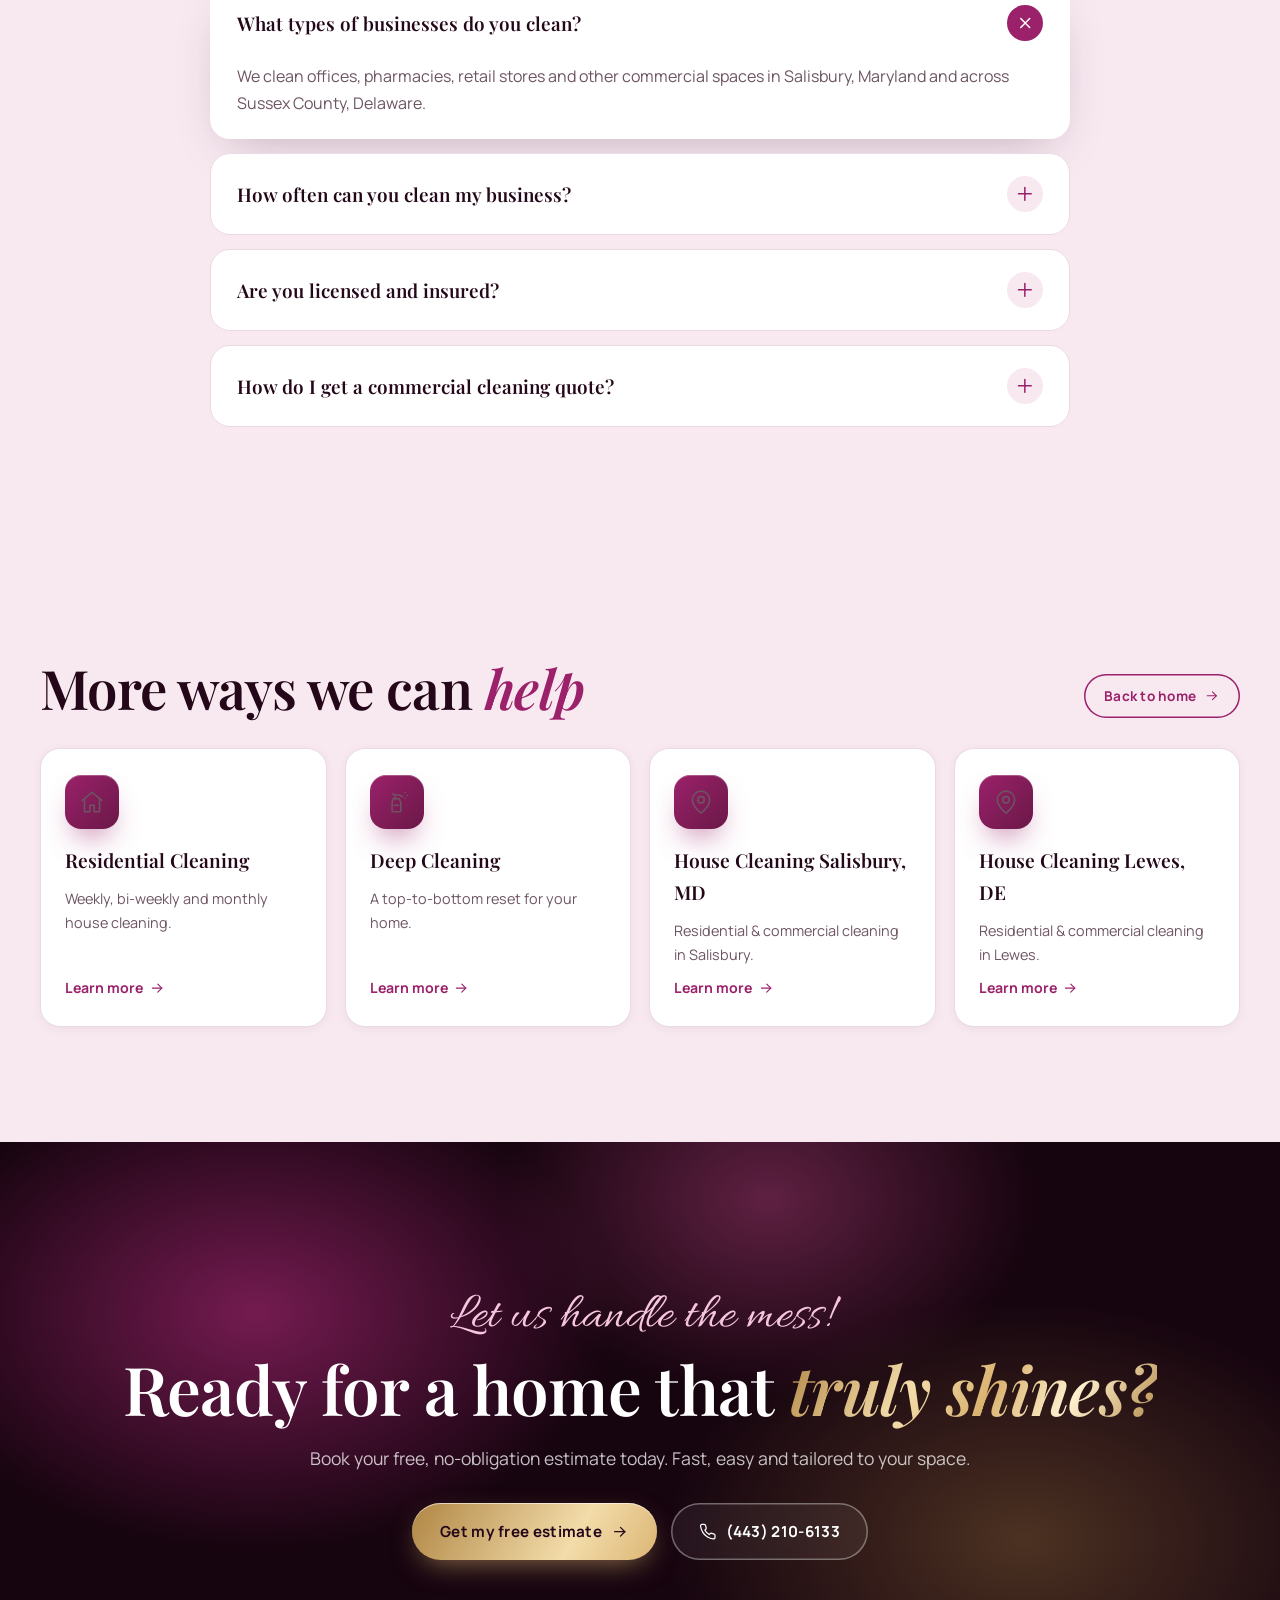
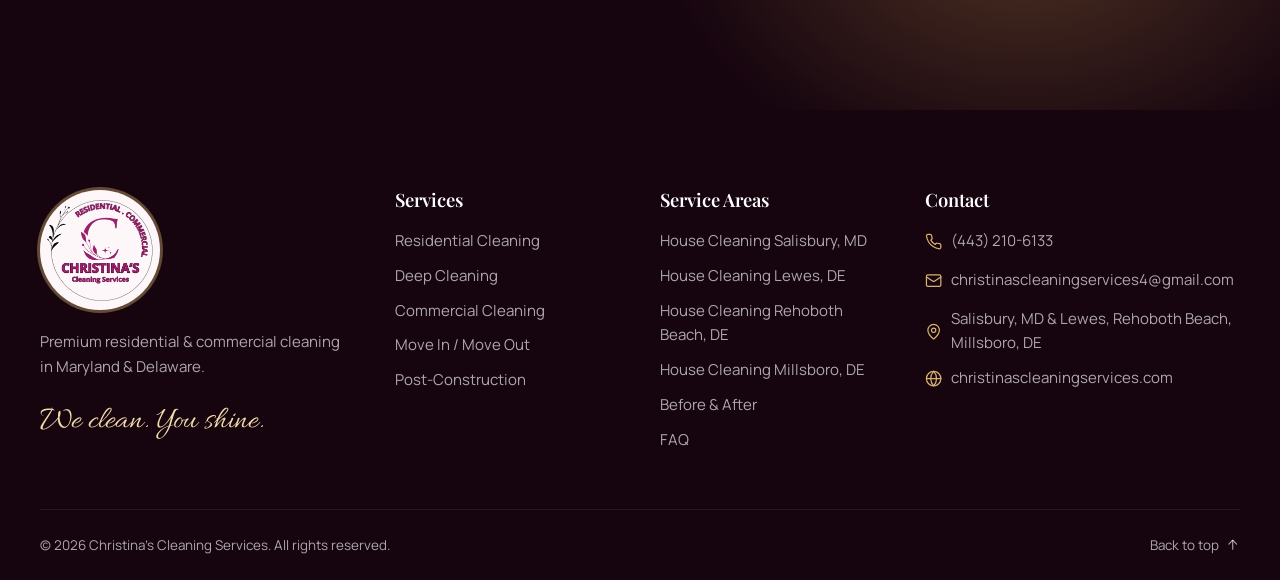
<file: services/commercial-cleaning/index.html>
<!doctype html>
<html lang="en-US">
<head>
  <meta charset="UTF-8">
  <meta name="viewport" content="width=device-width, initial-scale=1">
  <title>Commercial Cleaning Salisbury MD & Sussex DE | Christina's</title>
  <meta name="description" content="Office, pharmacy and retail cleaning in Salisbury, MD and Sussex County, DE. Daily, weekly or custom schedules. Licensed &amp; insured. Free estimate.">
  <meta name="robots" content="index, follow, max-image-preview:large, max-snippet:-1, max-video-preview:-1">
  <link rel="canonical" href="https://christinascleaningservices.com/services/commercial-cleaning/">
  <meta name="theme-color" content="#2B0A1F">
  <meta name="geo.region" content="US-MD">
  <meta name="geo.placename" content="Salisbury, Maryland">

  <meta property="og:type" content="website">
  <meta property="og:locale" content="en_US">
  <meta property="og:site_name" content="Christina's Cleaning Services">
  <meta property="og:title" content="Commercial Cleaning Salisbury MD &amp; Sussex DE | Christina&#x27;s">
  <meta property="og:description" content="Office, pharmacy and retail cleaning in Salisbury, MD and Sussex County, DE. Daily, weekly or custom schedules. Licensed &amp; insured. Free estimate.">
  <meta property="og:url" content="https://christinascleaningservices.com/services/commercial-cleaning/">
  <meta property="og:image" content="https://christinascleaningservices.com/assets/img/og-image.jpg">
  <meta property="og:image:width" content="1200">
  <meta property="og:image:height" content="630">
  <meta name="twitter:card" content="summary_large_image">
  <meta name="twitter:title" content="Commercial Cleaning Salisbury MD &amp; Sussex DE | Christina&#x27;s">
  <meta name="twitter:description" content="Office, pharmacy and retail cleaning in Salisbury, MD and Sussex County, DE. Daily, weekly or custom schedules. Licensed &amp; insured. Free estimate.">
  <meta name="twitter:image" content="https://christinascleaningservices.com/assets/img/og-image.jpg">

  <link rel="icon" type="image/png" href="/assets/img/favicon.png">
  <link rel="apple-touch-icon" href="/assets/img/apple-touch-icon.png">
  <link rel="manifest" href="/site.webmanifest">

  <link rel="preconnect" href="https://fonts.googleapis.com">
  <link rel="preconnect" href="https://fonts.gstatic.com" crossorigin>
  <link href="https://fonts.googleapis.com/css2?family=Playfair+Display:ital,wght@0,500;0,600;0,700;1,500;1,600&family=Manrope:wght@400;500;600;700;800&family=Allura&display=swap" rel="stylesheet">
  <link rel="stylesheet" href="/assets/css/style.css">

  <script type="application/ld+json">
{
  "@context": "https://schema.org",
  "@graph": [
    {
      "@type": "WebPage",
      "@id": "https://christinascleaningservices.com/services/commercial-cleaning/#webpage",
      "url": "https://christinascleaningservices.com/services/commercial-cleaning/",
      "name": "Commercial Cleaning Salisbury MD & Sussex DE | Christina's",
      "description": "Office, pharmacy and retail cleaning in Salisbury, MD and Sussex County, DE. Daily, weekly or custom schedules. Licensed & insured. Free estimate.",
      "isPartOf": {
        "@id": "https://christinascleaningservices.com/#website"
      },
      "about": {
        "@id": "https://christinascleaningservices.com/#business"
      },
      "breadcrumb": {
        "@id": "https://christinascleaningservices.com/services/commercial-cleaning/#breadcrumb"
      },
      "inLanguage": "en-US"
    },
    {
      "@type": "BreadcrumbList",
      "@id": "https://christinascleaningservices.com/services/commercial-cleaning/#breadcrumb",
      "itemListElement": [
        {
          "@type": "ListItem",
          "position": 1,
          "name": "Home",
          "item": "https://christinascleaningservices.com/"
        },
        {
          "@type": "ListItem",
          "position": 2,
          "name": "Services",
          "item": "https://christinascleaningservices.com/#services"
        },
        {
          "@type": "ListItem",
          "position": 3,
          "name": "Commercial Cleaning",
          "item": "https://christinascleaningservices.com/services/commercial-cleaning/"
        }
      ]
    },
    {
      "@type": "Service",
      "@id": "https://christinascleaningservices.com/services/commercial-cleaning/#service",
      "name": "Commercial Cleaning",
      "serviceType": "Commercial cleaning",
      "description": "Office, pharmacy and retail cleaning in Salisbury, MD and Sussex County, DE. Daily, weekly or custom schedules. Licensed & insured. Free estimate.",
      "url": "https://christinascleaningservices.com/services/commercial-cleaning/",
      "provider": {
        "@id": "https://christinascleaningservices.com/#business"
      },
      "areaServed": [
        {
          "@type": "City",
          "name": "Salisbury",
          "containedInPlace": {
            "@type": "AdministrativeArea",
            "name": "Wicomico County, Maryland"
          }
        },
        {
          "@type": "City",
          "name": "Lewes",
          "containedInPlace": {
            "@type": "AdministrativeArea",
            "name": "Sussex County, Delaware"
          }
        },
        {
          "@type": "City",
          "name": "Rehoboth Beach",
          "containedInPlace": {
            "@type": "AdministrativeArea",
            "name": "Sussex County, Delaware"
          }
        },
        {
          "@type": "City",
          "name": "Millsboro",
          "containedInPlace": {
            "@type": "AdministrativeArea",
            "name": "Sussex County, Delaware"
          }
        },
        {
          "@type": "AdministrativeArea",
          "name": "Sussex County, Delaware"
        }
      ]
    },
    {
      "@type": "FAQPage",
      "@id": "https://christinascleaningservices.com/services/commercial-cleaning/#faq",
      "mainEntity": [
        {
          "@type": "Question",
          "name": "What types of businesses do you clean?",
          "acceptedAnswer": {
            "@type": "Answer",
            "text": "We clean offices, pharmacies, retail stores and other commercial spaces in Salisbury, Maryland and across Sussex County, Delaware."
          }
        },
        {
          "@type": "Question",
          "name": "How often can you clean my business?",
          "acceptedAnswer": {
            "@type": "Answer",
            "text": "We offer daily, weekly and custom cleaning plans, built around your hours and the needs of your space."
          }
        },
        {
          "@type": "Question",
          "name": "Are you licensed and insured?",
          "acceptedAnswer": {
            "@type": "Answer",
            "text": "Yes. Christina's Cleaning Services is fully licensed and insured."
          }
        },
        {
          "@type": "Question",
          "name": "How do I get a commercial cleaning quote?",
          "acceptedAnswer": {
            "@type": "Answer",
            "text": "Use the form on this page or call (443) 210-6133. Tell us about your space and how often you need cleaning, and we'll send a free, no-obligation estimate."
          }
        }
      ]
    }
  ]
}
  </script>
</head>
<body class="is-loading" data-page="services-commercial-cleaning">
<!-- Generated by tools/build_pages.py - edit the data there, not this file. -->

<!-- ============ ICON SPRITE ============ -->
<svg width="0" height="0" style="position:absolute" aria-hidden="true">
  <defs>
    <symbol id="i-home" viewBox="0 0 24 24"><path d="M3 10.5 12 3l9 7.5"/><path d="M5 9v11a1 1 0 0 0 1 1h4v-6h4v6h4a1 1 0 0 0 1-1V9"/></symbol>
    <symbol id="i-building" viewBox="0 0 24 24"><rect x="4" y="2.5" width="16" height="19" rx="1.5"/><path d="M9.5 21.5v-4h5v4"/><path d="M8.5 6.5h.01M12 6.5h.01M15.5 6.5h.01M8.5 10h.01M12 10h.01M15.5 10h.01M8.5 13.5h.01M12 13.5h.01M15.5 13.5h.01"/></symbol>
    <symbol id="i-box" viewBox="0 0 24 24"><path d="M21 8 12 3 3 8v8l9 5 9-5z"/><path d="m3 8 9 5 9-5"/><path d="M12 13v8"/><path d="m7.5 5.5 9 5"/></symbol>
    <symbol id="i-hardhat" viewBox="0 0 24 24"><path d="M2 18a1 1 0 0 0 1 1h18a1 1 0 0 0 1-1v-2a1 1 0 0 0-1-1H3a1 1 0 0 0-1 1z"/><path d="M10 10V5a1 1 0 0 1 1-1h2a1 1 0 0 1 1 1v5"/><path d="M4 15v-3a6 6 0 0 1 6-6"/><path d="M14 6a6 6 0 0 1 6 6v3"/></symbol>
    <symbol id="i-spray" viewBox="0 0 24 24"><path d="M8.5 9h5.5l1.5 3.5V20a1 1 0 0 1-1 1h-6a1 1 0 0 1-1-1v-7.5z"/><path d="M10 9V5.5h4.5l2.5 1.5"/><path d="M10 5.5 8 4.5"/><path d="M19.5 3.5h.01M21.5 6h.01M19.5 8.5h.01"/><path d="M9.5 15h4"/></symbol>
    <symbol id="i-calendar" viewBox="0 0 24 24"><rect x="3" y="4.5" width="18" height="16.5" rx="2"/><path d="M3 9.5h18M8 2.5v4M16 2.5v4"/><path d="m9 15 2 2 4-4"/></symbol>
    <symbol id="i-sparkles" viewBox="0 0 24 24"><path d="M9.94 15.5A2 2 0 0 0 8.5 14.06l-6.14-1.58a.5.5 0 0 1 0-.96L8.5 9.94A2 2 0 0 0 9.94 8.5l1.58-6.14a.5.5 0 0 1 .96 0l1.58 6.14a2 2 0 0 0 1.44 1.44l6.14 1.58a.5.5 0 0 1 0 .96l-6.14 1.58a2 2 0 0 0-1.44 1.44l-1.58 6.14a.5.5 0 0 1-.96 0z"/><path d="M20 3v4M22 5h-4M4 17v2M5 18H3"/></symbol>
    <symbol id="i-shield" viewBox="0 0 24 24"><path d="M20 13c0 5-3.5 7.5-7.66 8.95a1 1 0 0 1-.67-.01C7.5 20.5 4 18 4 13V6a1 1 0 0 1 1-1c2 0 4.5-1.2 6.24-2.72a1.17 1.17 0 0 1 1.52 0C14.51 3.81 17 5 19 5a1 1 0 0 1 1 1z"/><path d="m9 12 2 2 4-4"/></symbol>
    <symbol id="i-users" viewBox="0 0 24 24"><path d="M16 21v-2a4 4 0 0 0-4-4H6a4 4 0 0 0-4 4v2"/><circle cx="9" cy="7" r="4"/><path d="M22 21v-2a4 4 0 0 0-3-3.87"/><path d="M16 3.13a4 4 0 0 1 0 7.75"/></symbol>
    <symbol id="i-leaf" viewBox="0 0 24 24"><path d="M11 20A7 7 0 0 1 9.8 6.1C15.5 5 17 4.48 19 2c1 2 2 4.18 2 8 0 5.5-4.78 10-10 10Z"/><path d="M2 21c0-3 1.85-5.36 5.08-6C9.5 14.52 12 13 13 12"/></symbol>
    <symbol id="i-gem" viewBox="0 0 24 24"><path d="M6 3h12l4 6-10 13L2 9Z"/><path d="M11 3 8 9l4 13 4-13-3-6"/><path d="M2 9h20"/></symbol>
    <symbol id="i-badge" viewBox="0 0 24 24"><path d="M3.85 8.62a4 4 0 0 1 4.78-4.77 4 4 0 0 1 6.74 0 4 4 0 0 1 4.78 4.78 4 4 0 0 1 0 6.74 4 4 0 0 1-4.77 4.78 4 4 0 0 1-6.75 0 4 4 0 0 1-4.78-4.77 4 4 0 0 1 0-6.76Z"/><path d="m9 12 2 2 4-4"/></symbol>
    <symbol id="i-clock" viewBox="0 0 24 24"><circle cx="12" cy="12" r="9.5"/><path d="M12 6.5V12l3.5 2"/></symbol>
    <symbol id="i-phone" viewBox="0 0 24 24"><path d="M22 16.92v3a2 2 0 0 1-2.18 2 19.79 19.79 0 0 1-8.63-3.07 19.5 19.5 0 0 1-6-6 19.79 19.79 0 0 1-3.07-8.67A2 2 0 0 1 4.11 2h3a2 2 0 0 1 2 1.72c.13.96.36 1.9.7 2.81a2 2 0 0 1-.45 2.11L8.09 9.91a16 16 0 0 0 6 6l1.27-1.27a2 2 0 0 1 2.11-.45c.91.34 1.85.57 2.81.7A2 2 0 0 1 22 16.92z"/></symbol>
    <symbol id="i-mail" viewBox="0 0 24 24"><rect x="2" y="4" width="20" height="16" rx="2"/><path d="m22 7-8.97 5.7a1.94 1.94 0 0 1-2.06 0L2 7"/></symbol>
    <symbol id="i-pin" viewBox="0 0 24 24"><path d="M20 10c0 5-5.54 10.19-7.4 11.8a1 1 0 0 1-1.2 0C9.54 20.19 4 15 4 10a8 8 0 0 1 16 0"/><circle cx="12" cy="10" r="3"/></symbol>
    <symbol id="i-globe" viewBox="0 0 24 24"><circle cx="12" cy="12" r="10"/><path d="M12 2a14.5 14.5 0 0 0 0 20 14.5 14.5 0 0 0 0-20"/><path d="M2 12h20"/></symbol>
    <symbol id="i-arrow" viewBox="0 0 24 24"><path d="M5 12h14"/><path d="m13 6 6 6-6 6"/></symbol>
    <symbol id="i-check" viewBox="0 0 24 24"><path d="M20 6 9 17l-5-5"/></symbol>
    <symbol id="i-plus" viewBox="0 0 24 24"><path d="M12 5v14M5 12h14"/></symbol>
    <symbol id="i-message" viewBox="0 0 24 24"><path d="M21 15a2 2 0 0 1-2 2H7l-4 4V5a2 2 0 0 1 2-2h14a2 2 0 0 1 2 2z"/><path d="M8 9h8M8 13h5"/></symbol>
    <symbol id="i-sofa" viewBox="0 0 24 24"><path d="M20 9V6a2 2 0 0 0-2-2H6a2 2 0 0 0-2 2v3"/><path d="M2 16a2 2 0 0 0 2 2h16a2 2 0 0 0 2-2v-5a2 2 0 0 0-4 0v1.5a.5.5 0 0 1-.5.5h-11a.5.5 0 0 1-.5-.5V11a2 2 0 0 0-4 0z"/><path d="M4 18v2M20 18v2"/></symbol>
    <symbol id="i-drag" viewBox="0 0 24 24"><path d="m9 7-5 5 5 5"/><path d="m15 7 5 5-5 5"/></symbol>
    <symbol id="i-lock" viewBox="0 0 24 24"><rect x="4" y="11" width="16" height="10" rx="2"/><path d="M8 11V7a4 4 0 0 1 8 0v4"/></symbol>
    <symbol id="i-star" viewBox="0 0 24 24"><path d="M12 0c.6 6.6 5.4 11.4 12 12-6.6.6-11.4 5.4-12 12-.6-6.6-5.4-11.4-12-12C6.6 11.4 11.4 6.6 12 0Z"/></symbol>
    <symbol id="i-menu" viewBox="0 0 24 24"><path d="M4 7h16M4 12h16M4 17h10"/></symbol>
    <symbol id="i-close" viewBox="0 0 24 24"><path d="M18 6 6 18M6 6l12 12"/></symbol>
    <symbol id="i-crown" viewBox="0 0 24 24"><path d="M11.56 3.27a.5.5 0 0 1 .88 0l2.95 5.6a1 1 0 0 0 1.52.29l4.27-3.66a.5.5 0 0 1 .8.52l-2.83 10.25a1 1 0 0 1-.96.73H5.81a1 1 0 0 1-.96-.73L2.02 6.02a.5.5 0 0 1 .8-.52l4.27 3.66a1 1 0 0 0 1.52-.29z"/><path d="M5 21h14"/></symbol>
  </defs>
</svg>

<a class="skip-link" href="#main">Skip to content</a>

<!-- ============ TOP BAR ============ -->
<div class="topbar">
  <div class="container topbar__inner">
    <p class="topbar__item"><svg class="i"><use href="#i-pin"/></svg> Proudly serving Salisbury, MD &amp; Lewes, Rehoboth Beach, Millsboro, DE</p>
    <div class="topbar__links">
      <a href="mailto:christinascleaningservices4@gmail.com" class="topbar__item"><svg class="i"><use href="#i-mail"/></svg> christinascleaningservices4@gmail.com</a>
      <a href="tel:+14432106133" class="topbar__item topbar__item--strong"><svg class="i"><use href="#i-phone"/></svg> (443) 210-6133</a>
    </div>
  </div>
</div>

<!-- ============ HEADER ============ -->
<header class="header" id="top">
  <div class="container header__inner">
    <a href="/" class="brand" aria-label="Christina's Cleaning Services - home">
      <span class="brand__badge"><img src="/assets/img/logo.webp" alt="Christina's Cleaning Services" width="100" height="96" fetchpriority="high"></span>
    </a>

    <nav class="nav" id="nav" aria-label="Main">
      <a href="/#results">Before &amp; After</a>
      <a href="/#services">Services</a>
      <a href="/#why">Why Us</a>
      <a href="/#about">About</a>
      <a href="/#areas">Areas</a>
      <a href="/#faq">FAQ</a>
      <a href="tel:+14432106133" class="nav__phone"><svg class="i"><use href="#i-phone"/></svg> (443) 210-6133</a>
    </nav>

    <div class="header__actions">
      <a href="#estimate" class="btn btn--gold btn--sm magnetic"><span>Free Estimate</span></a>
      <button class="burger" id="burger" aria-label="Open menu" aria-expanded="false" aria-controls="nav">
        <svg class="i i--open"><use href="#i-menu"/></svg>
        <svg class="i i--close"><use href="#i-close"/></svg>
      </button>
    </div>
  </div>
</header>

<main id="main">

<section class="hero hero--page" id="estimate">
  <canvas class="hero__sparkles" id="sparkles" aria-hidden="true"></canvas>
  <div class="hero__aurora" aria-hidden="true"><span></span><span></span><span></span></div>
  <div class="hero__monogram" aria-hidden="true">C</div>

  <div class="container hero__grid">
    <div class="hero__copy">
      <nav class="breadcrumb" aria-label="Breadcrumb" data-hero>
        <ol>
          <li><a href="/">Home</a></li>
          <li><a href="/#services">Services</a></li>
          <li><span aria-current="page">Commercial Cleaning</span></li>
        </ol>
      </nav>
      <h1 class="hero__title">
        <span class="line"><span data-hero>Commercial Cleaning</span></span>
        <span class="line"><span data-hero><em class="shimmer">in Maryland &amp; Delaware</em></span></span>
      </h1>
      <p class="hero__script" data-hero>A cleaner workspace. A better business.</p>
      <p class="hero__lead" data-hero>Offices, pharmacies, retail stores and workspaces kept clean, healthy and welcoming, on a daily, weekly or custom schedule that never gets in the way of your business.</p>
      <div class="hero__ctas" data-hero>
        <a href="tel:+14432106133" class="btn btn--light magnetic"><svg class="i"><use href="#i-phone"/></svg><span>Call (443) 210-6133</span></a>
        <a href="#details" class="btn btn--ghost magnetic"><span>What we clean</span><svg class="i"><use href="#i-arrow"/></svg></a>
      </div>
      <ul class="hero__trust" data-hero>
        <li><svg class="i"><use href="#i-shield"/></svg> Licensed &amp; Insured</li>
        <li><svg class="i"><use href="#i-leaf"/></svg> Eco-Friendly Products</li>
        <li><svg class="i"><use href="#i-badge"/></svg> Satisfaction Guaranteed</li>
      </ul>
    </div>

    <!-- Estimate form -->
    <div class="quote" data-hero>
      <div class="quote__glow" aria-hidden="true"></div>
      <div class="quote__card">
        <div class="quote__head">
          <p class="quote__kicker"><svg class="i"><use href="#i-sparkles"/></svg> Fast. Easy. No obligation.</p>
          <h2 class="quote__title">Get your <em>free estimate</em></h2>
        </div>

        <form class="form" id="quote-form" novalidate data-default-service="Commercial Cleaning"
              data-endpoint="https://formsubmit.co/ajax/christinascleaningservices4@gmail.com">
          <input type="text" name="_honey" class="hp" tabindex="-1" autocomplete="off" aria-hidden="true">
          <input type="hidden" name="_subject" value="New estimate request - Christina's Cleaning website">
          <input type="hidden" name="_template" value="table">

          <div class="form__grid">
            <label class="field field--full">
              <span class="field__label">Full name</span>
              <input type="text" name="name" autocomplete="name" required placeholder="Jane Smith">
            </label>
            <label class="field">
              <span class="field__label">Phone</span>
              <input type="tel" name="phone" autocomplete="tel" required placeholder="(302) 555-0123" inputmode="tel">
            </label>
            <label class="field">
              <span class="field__label">ZIP code</span>
              <input type="text" name="zip" autocomplete="postal-code" required placeholder="19958" inputmode="numeric" maxlength="10">
            </label>
            <label class="field field--full">
              <span class="field__label">Email</span>
              <input type="email" name="email" autocomplete="email" required placeholder="you@email.com">
            </label>
            <label class="field">
              <span class="field__label">Service</span>
              <select name="service" required>
                <option value="" disabled selected>Choose one</option>
                <option>Residential Cleaning</option>
                <option>Deep Cleaning</option>
                <option>Commercial Cleaning</option>
                <option>Move In / Move Out</option>
                <option>Post-Construction</option>
                <option>Other</option>
              </select>
            </label>
            <label class="field">
              <span class="field__label">Frequency</span>
              <select name="frequency">
                <option>One-time</option>
                <option>Weekly</option>
                <option>Bi-weekly</option>
                <option>Monthly</option>
                <option>Daily (commercial)</option>
              </select>
            </label>
            <div class="field-row">
              <label class="field">
                <span class="field__label">Bedrooms</span>
                <input type="number" name="bedrooms" min="0" max="20" placeholder="3" inputmode="numeric">
              </label>
              <label class="field">
                <span class="field__label">Bathrooms</span>
                <input type="number" name="bathrooms" min="0" max="20" step="0.5" placeholder="2" inputmode="decimal">
              </label>
              <label class="field">
                <span class="field__label">Square feet</span>
                <input type="text" name="sqft" placeholder="1,800" inputmode="numeric" maxlength="9" autocomplete="off">
              </label>
            </div>
            <label class="field field--full">
              <span class="field__label">Tell us about your space</span>
              <textarea name="details" rows="3" placeholder="Pets, preferred days, areas that need extra love..."></textarea>
            </label>
          </div>

          <button type="submit" class="btn btn--gold btn--block magnetic">
            <span class="btn__label">Request My Free Estimate</span>
            <svg class="i"><use href="#i-arrow"/></svg>
          </button>
          <p class="form__note"><svg class="i"><use href="#i-lock"/></svg> Your info is safe with us. We usually reply the same day.</p>
          <p class="form__error" role="alert" hidden></p>
        </form>

        <div class="form__success" hidden>
          <div class="success__icon"><svg class="i"><use href="#i-check"/></svg></div>
          <h3>Thank you!</h3>
          <p>Your request is in. Christina will reach out shortly with your free estimate.</p>
          <a href="tel:+14432106133" class="btn btn--ghost-dark btn--sm"><svg class="i"><use href="#i-phone"/></svg><span>Need it faster? Call us</span></a>
        </div>
      </div>
    </div>
      </div>
</section>

<section class="section detail" id="details">
  <div class="container detail__grid">
    <div class="prose" data-reveal>
      <h2>Clean spaces. <em>Strong impressions.</em></h2>
      <p>Your customers and employees notice everything, from the entrance glass to the restroom. Christina's commercial cleaning keeps your business looking professional and feeling healthy, every single day.</p>
      <p>We work with offices, pharmacies, retail stores and other workspaces in Salisbury, MD and across Sussex County, DE. Our uniformed, trained team follows a consistent checklist, so you get the same high standard on every visit.</p>
      <h3>Flexible scheduling</h3>
      <p>Choose <strong>daily</strong>, <strong>weekly</strong> or a <strong>custom</strong> plan. Tell us your business hours and we'll build a schedule that keeps your space clean without disrupting your team or your customers.</p>
      <h3>Licensed, insured and reliable</h3>
      <p>We're fully licensed and insured, and we take pride in showing up on time and doing the job right. When you hand us the keys, you can focus on running your business.</p>
      <p>Just finished a renovation or build-out? See our <a href="/services/post-construction-cleaning/">post-construction cleaning</a>.</p>
    </div>
    <aside class="checklist" data-reveal style="--d:.1s" aria-label="What's included">
        <h3>Workspaces &amp; common areas</h3>
        <ul>
          <li><svg class="i"><use href="#i-check"/></svg> Desks, counters &amp; surfaces wiped</li>
          <li><svg class="i"><use href="#i-check"/></svg> High-touch points disinfected</li>
          <li><svg class="i"><use href="#i-check"/></svg> Trash &amp; recycling emptied</li>
          <li><svg class="i"><use href="#i-check"/></svg> Entry doors &amp; glass cleaned</li>
        </ul>
        <h3>Restrooms &amp; breakrooms</h3>
        <ul>
          <li><svg class="i"><use href="#i-check"/></svg> Toilets, sinks &amp; mirrors</li>
          <li><svg class="i"><use href="#i-check"/></svg> Kitchenette &amp; appliance exteriors</li>
          <li><svg class="i"><use href="#i-check"/></svg> Supplies area tidied</li>
        </ul>
        <h3>Floors</h3>
        <ul>
          <li><svg class="i"><use href="#i-check"/></svg> Vacuuming &amp; mopping</li>
          <li><svg class="i"><use href="#i-check"/></svg> Baseboards &amp; corners</li>
        </ul>
        <a href="#estimate" class="btn btn--plum magnetic"><span>Get my free estimate</span><svg class="i"><use href="#i-arrow"/></svg></a>
    </aside>
  </div>
</section>

<section class="section commercial">
  <div class="container commercial__grid">
    <div class="commercial__media" data-reveal>
      <div class="commercial__img commercial__img--a"><img src="/assets/img/commercial-office.webp" alt="Christina's team cleaning a modern office in Maryland and Delaware" loading="lazy" width="550" height="860"></div>
      <div class="commercial__img commercial__img--b"><img src="/assets/img/commercial-pharmacy.webp" alt="Christina's team cleaning a pharmacy" loading="lazy" width="540" height="1140"></div>
    </div>
    <div class="commercial__copy" data-reveal style="--d:.1s">
      <p class="eyebrow eyebrow--light"><svg class="i"><use href="#i-building"/></svg> Who we clean for</p>
      <h2 class="section-title section-title--light">Clean spaces. <em>Strong impressions.</em></h2>
      <p>From busy offices to pharmacies and retail floors, our team keeps your space ready for customers and comfortable for your staff, on a schedule built around your business.</p>
      <a href="#estimate" class="btn btn--gold magnetic"><span>Get a commercial quote</span><svg class="i"><use href="#i-arrow"/></svg></a>
    </div>
  </div>
</section>

<section class="section faq">
  <div class="container faq__inner">
    <header class="section-head" data-reveal>
      <p class="eyebrow"><svg class="i"><use href="#i-message"/></svg> Good questions</p>
      <h2 class="section-title">Commercial cleaning <em>questions</em></h2>
    </header>
    <div class="faq__list" data-reveal>
      <details class="qa" open>
        <summary>What types of businesses do you clean?<span class="qa__icon"><svg class="i"><use href="#i-plus"/></svg></span></summary>
        <div class="qa__body"><p>We clean offices, pharmacies, retail stores and other commercial spaces in Salisbury, Maryland and across Sussex County, Delaware.</p></div>
      </details>
      <details class="qa">
        <summary>How often can you clean my business?<span class="qa__icon"><svg class="i"><use href="#i-plus"/></svg></span></summary>
        <div class="qa__body"><p>We offer daily, weekly and custom cleaning plans, built around your hours and the needs of your space.</p></div>
      </details>
      <details class="qa">
        <summary>Are you licensed and insured?<span class="qa__icon"><svg class="i"><use href="#i-plus"/></svg></span></summary>
        <div class="qa__body"><p>Yes. Christina's Cleaning Services is fully licensed and insured.</p></div>
      </details>
      <details class="qa">
        <summary>How do I get a commercial cleaning quote?<span class="qa__icon"><svg class="i"><use href="#i-plus"/></svg></span></summary>
        <div class="qa__body"><p>Use the form on this page or call (443) 210-6133. Tell us about your space and how often you need cleaning, and we'll send a free, no-obligation estimate.</p></div>
      </details>
    </div>
  </div>
</section>

<section class="section related">
  <div class="container">
    <div class="related__head" data-reveal>
      <h2 class="section-title">More ways we can <em>help</em></h2>
      <a href="/" class="btn btn--ghost-dark btn--sm"><span>Back to home</span><svg class="i"><use href="#i-arrow"/></svg></a>
    </div>
    <div class="related__grid">
      <a class="related__card" href="/services/residential-cleaning/" data-reveal>
        <span class="svc__icon"><svg class="i"><use href="#i-home"/></svg></span>
        <strong>Residential Cleaning</strong>
        <span>Weekly, bi-weekly and monthly house cleaning.</span>
        <em>Learn more <svg class="i"><use href="#i-arrow"/></svg></em>
      </a>
      <a class="related__card" href="/services/deep-cleaning/" data-reveal>
        <span class="svc__icon"><svg class="i"><use href="#i-spray"/></svg></span>
        <strong>Deep Cleaning</strong>
        <span>A top-to-bottom reset for your home.</span>
        <em>Learn more <svg class="i"><use href="#i-arrow"/></svg></em>
      </a>
      <a class="related__card" href="/areas/salisbury-md/" data-reveal>
        <span class="svc__icon"><svg class="i"><use href="#i-pin"/></svg></span>
        <strong>House Cleaning Salisbury, MD</strong>
        <span>Residential &amp; commercial cleaning in Salisbury.</span>
        <em>Learn more <svg class="i"><use href="#i-arrow"/></svg></em>
      </a>
      <a class="related__card" href="/areas/lewes-de/" data-reveal>
        <span class="svc__icon"><svg class="i"><use href="#i-pin"/></svg></span>
        <strong>House Cleaning Lewes, DE</strong>
        <span>Residential &amp; commercial cleaning in Lewes.</span>
        <em>Learn more <svg class="i"><use href="#i-arrow"/></svg></em>
      </a>
    </div>
  </div>
</section>

<!-- ============ FINAL CTA ============ -->
<section class="cta-final">
  <div class="cta-final__bg" aria-hidden="true"></div>
  <div class="container cta-final__inner" data-reveal>
    <p class="cta-final__script">Let us handle the mess!</p>
    <h2>Ready for a home that <em>truly shines?</em></h2>
    <p>Book your free, no-obligation estimate today. Fast, easy and tailored to your space.</p>
    <div class="cta-final__actions">
      <a href="#estimate" class="btn btn--gold magnetic"><span>Get my free estimate</span><svg class="i"><use href="#i-arrow"/></svg></a>
      <a href="tel:+14432106133" class="btn btn--ghost magnetic"><svg class="i"><use href="#i-phone"/></svg><span>(443) 210-6133</span></a>
    </div>
  </div>
</section>

</main>

<!-- ============ FOOTER ============ -->
<footer class="footer">
  <div class="container footer__grid">
    <div class="footer__brand">
      <span class="footer__badge"><img src="/assets/img/logo.webp" alt="Christina's Cleaning Services logo" width="120" height="115" loading="lazy"></span>
      <p>Premium residential &amp; commercial cleaning in Maryland &amp; Delaware.</p>
      <p class="footer__script">We clean. You shine.</p>
    </div>
    <nav aria-label="Services">
      <h4>Services</h4>
      <ul>
        <li><a href="/services/residential-cleaning/">Residential Cleaning</a></li>
        <li><a href="/services/deep-cleaning/">Deep Cleaning</a></li>
        <li><a href="/services/commercial-cleaning/">Commercial Cleaning</a></li>
        <li><a href="/services/move-in-move-out-cleaning/">Move In / Move Out</a></li>
        <li><a href="/services/post-construction-cleaning/">Post-Construction</a></li>
      </ul>
    </nav>
    <nav aria-label="Service areas">
      <h4>Service Areas</h4>
      <ul>
        <li><a href="/areas/salisbury-md/">House Cleaning Salisbury, MD</a></li>
        <li><a href="/areas/lewes-de/">House Cleaning Lewes, DE</a></li>
        <li><a href="/areas/rehoboth-beach-de/">House Cleaning Rehoboth Beach, DE</a></li>
        <li><a href="/areas/millsboro-de/">House Cleaning Millsboro, DE</a></li>
        <li><a href="/#results">Before &amp; After</a></li>
        <li><a href="/#faq">FAQ</a></li>
      </ul>
    </nav>
    <div>
      <h4>Contact</h4>
      <ul class="footer__contact">
        <li><a href="tel:+14432106133"><svg class="i"><use href="#i-phone"/></svg> (443) 210-6133</a></li>
        <li><a href="mailto:christinascleaningservices4@gmail.com"><svg class="i"><use href="#i-mail"/></svg> christinascleaningservices4@gmail.com</a></li>
        <li><span><svg class="i"><use href="#i-pin"/></svg> Salisbury, MD &amp; Lewes, Rehoboth Beach, Millsboro, DE</span></li>
        <li><a href="https://christinascleaningservices.com"><svg class="i"><use href="#i-globe"/></svg> christinascleaningservices.com</a></li>
      </ul>
    </div>
  </div>
  <div class="container footer__bottom">
    <p>&copy; <span id="year">2026</span> Christina's Cleaning Services. All rights reserved.</p>
    <a href="#top" class="footer__top">Back to top <svg class="i"><use href="#i-arrow"/></svg></a>
  </div>
</footer>

<!-- Mobile sticky action bar -->
<div class="mobile-bar">
  <a href="tel:+14432106133" class="mobile-bar__call"><svg class="i"><use href="#i-phone"/></svg> Call</a>
  <a href="#estimate" class="mobile-bar__quote"><svg class="i"><use href="#i-sparkles"/></svg> Free Estimate</a>
</div>

<script src="/assets/js/main.js" defer></script>
</body>
</html>
</file>
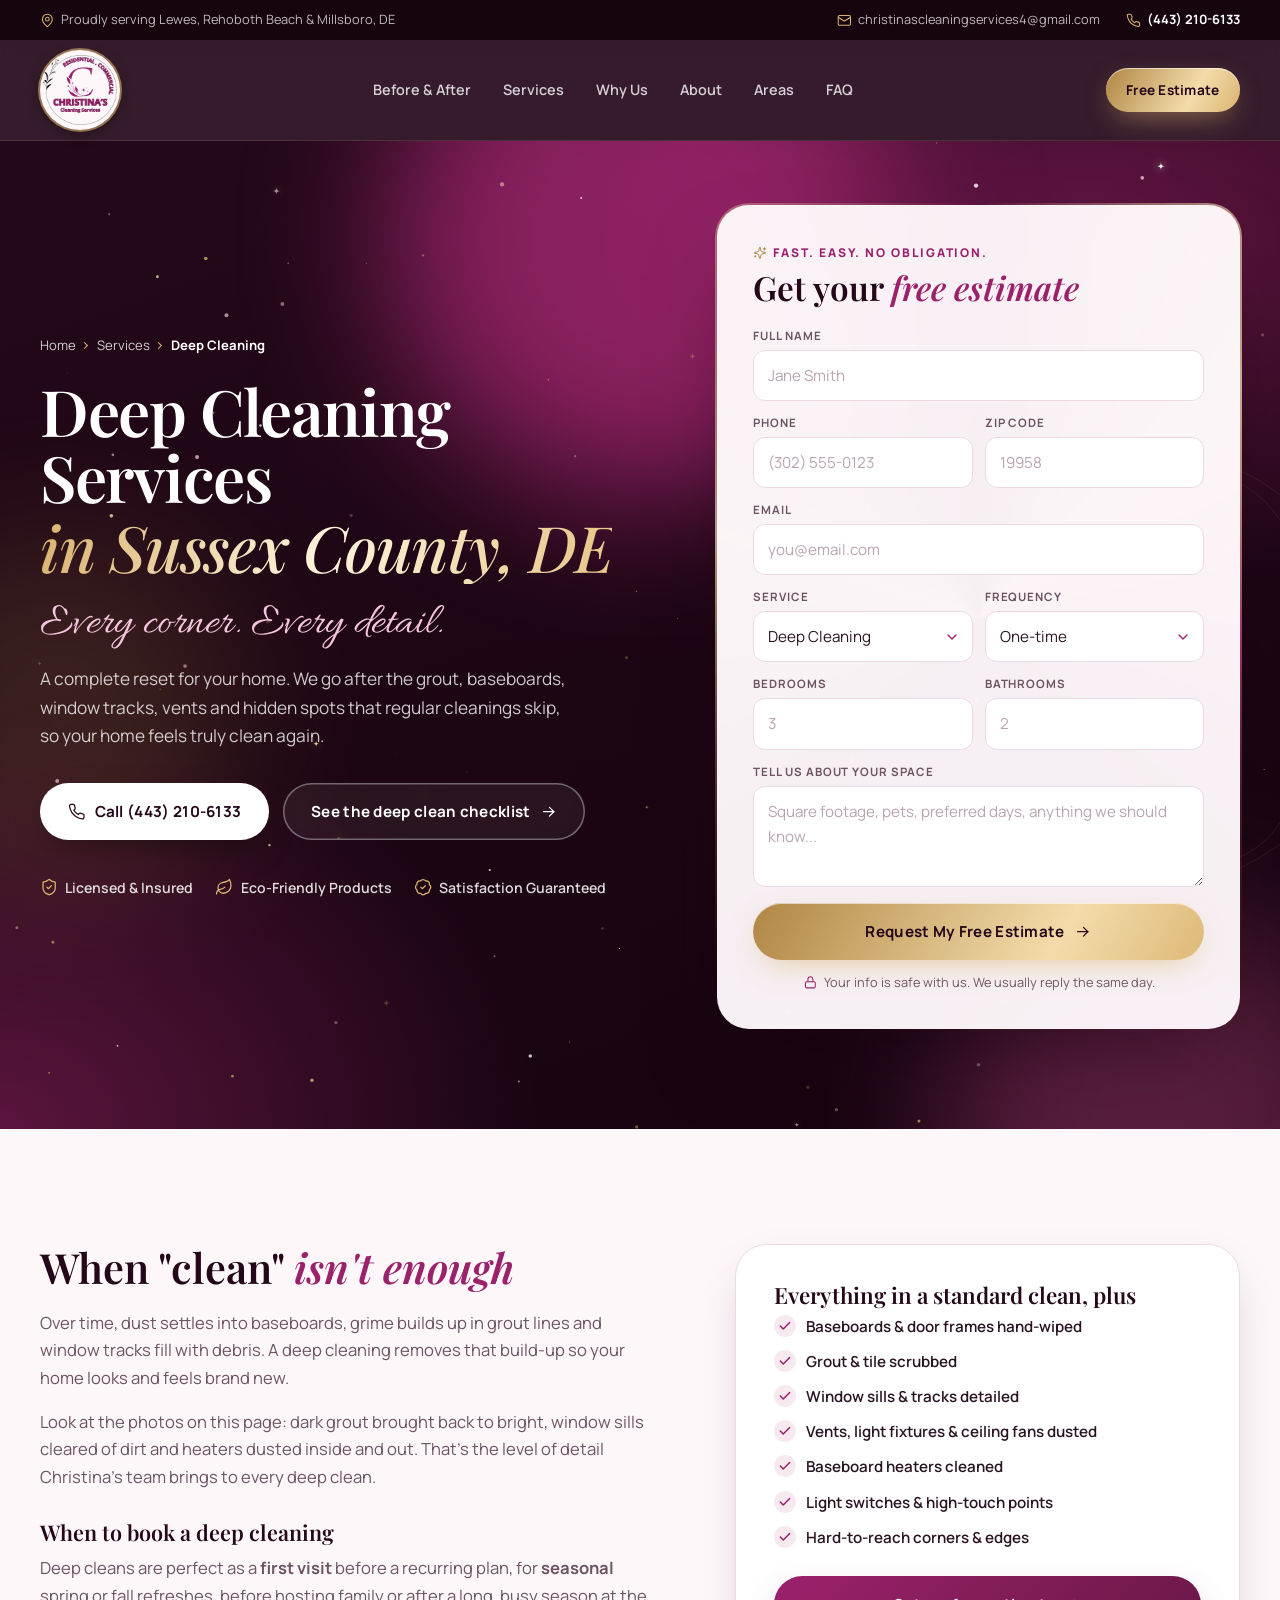
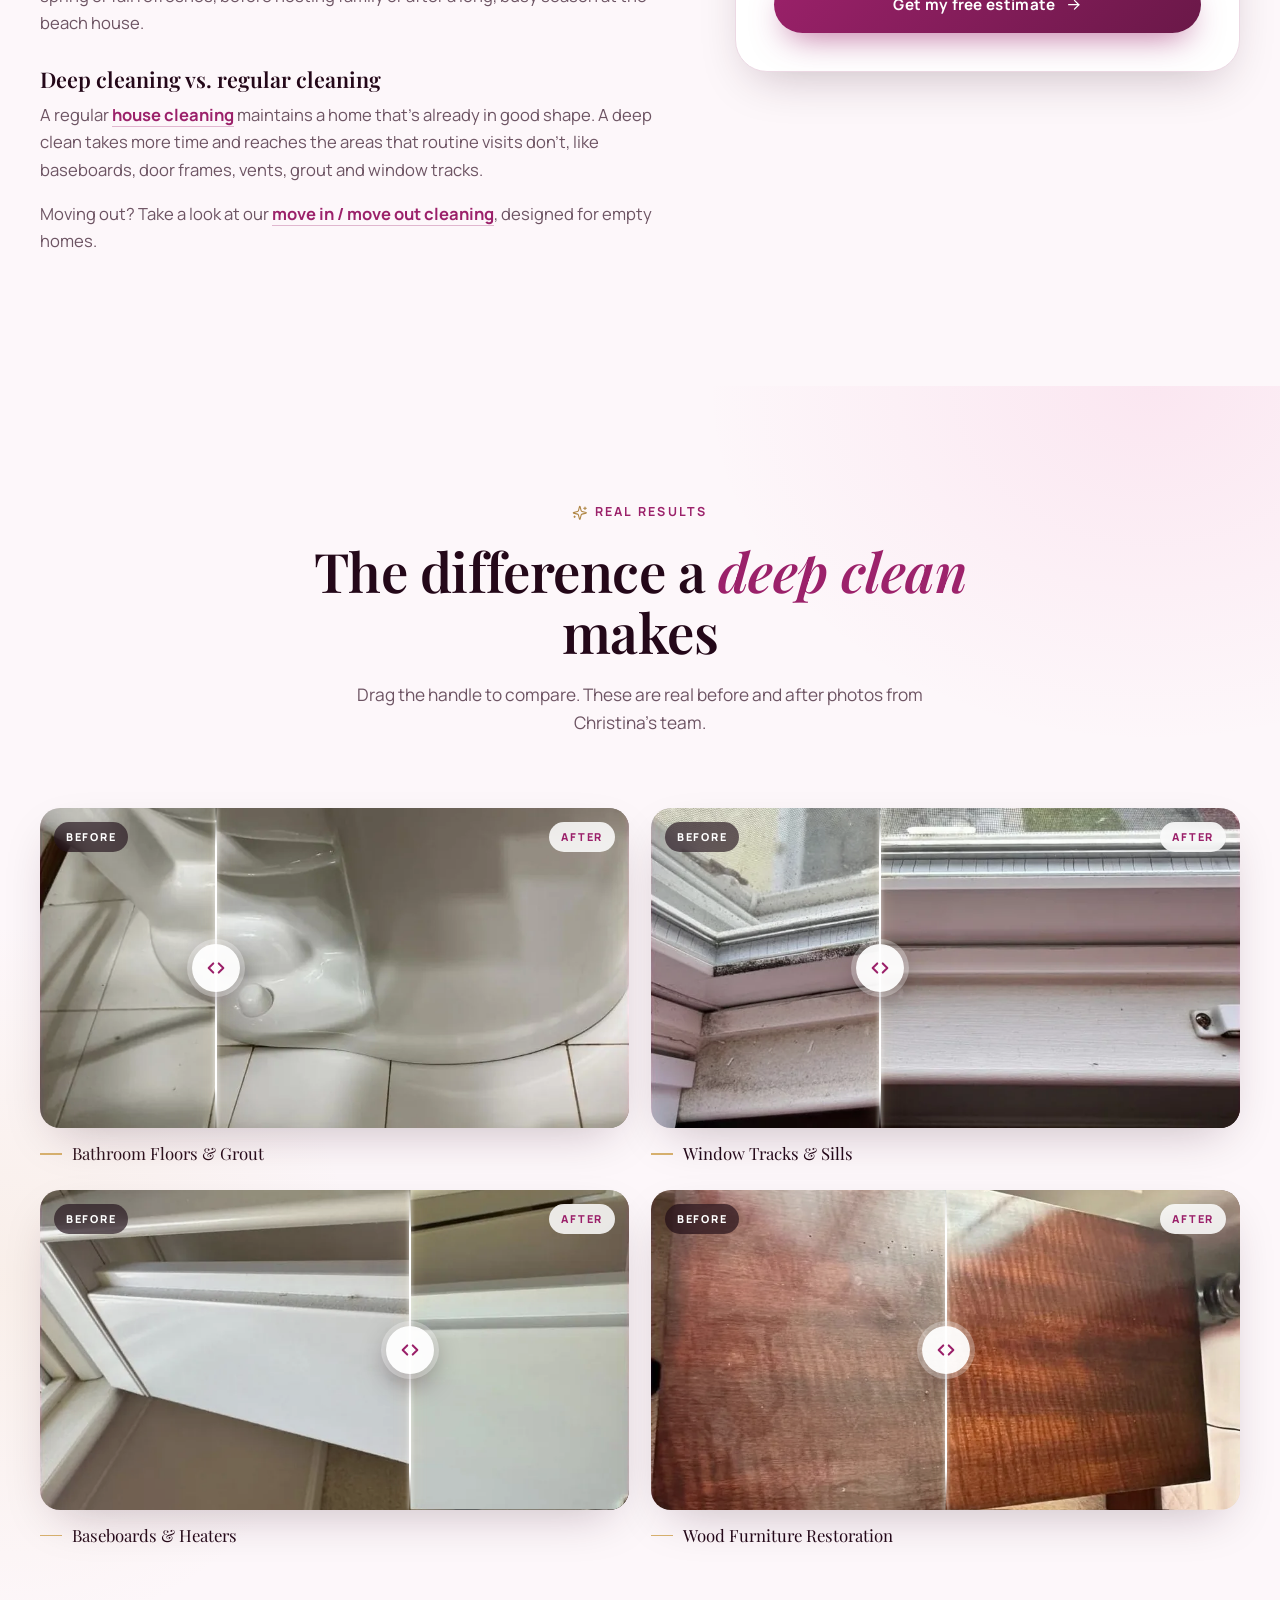
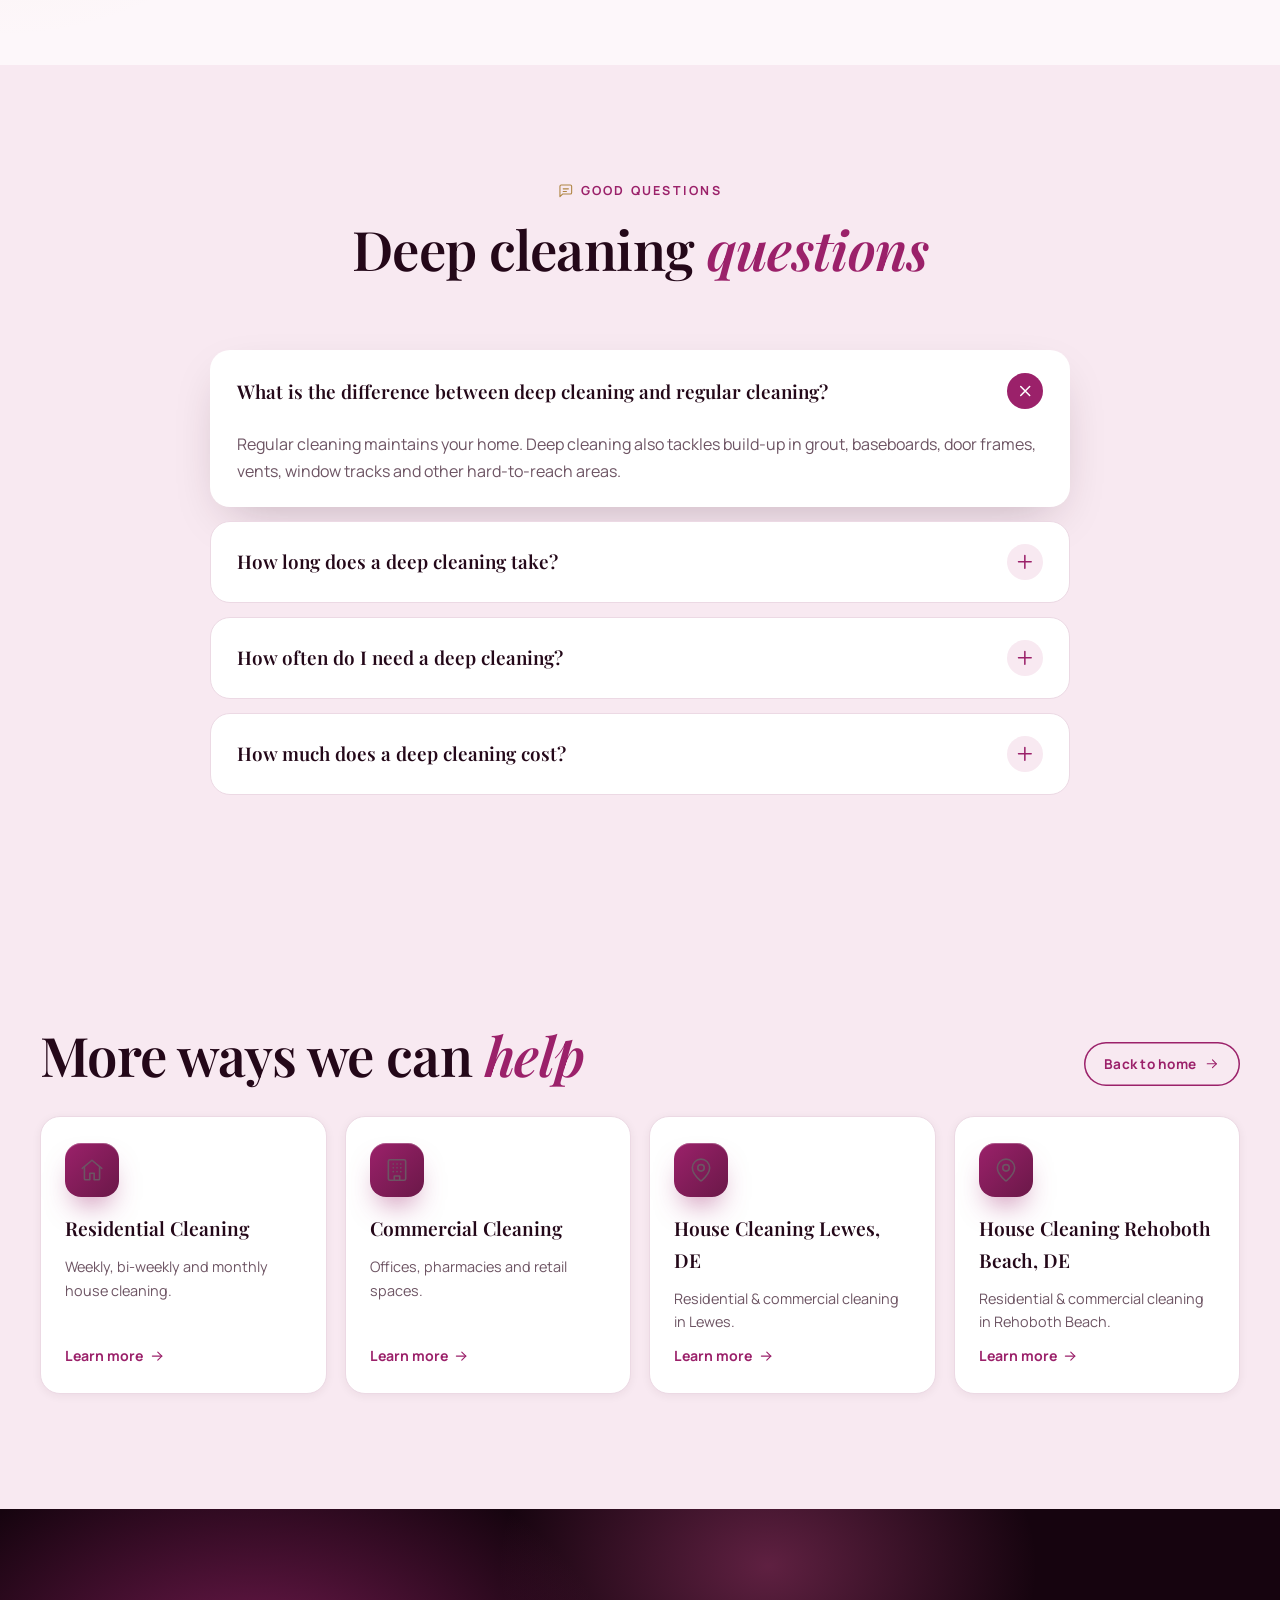
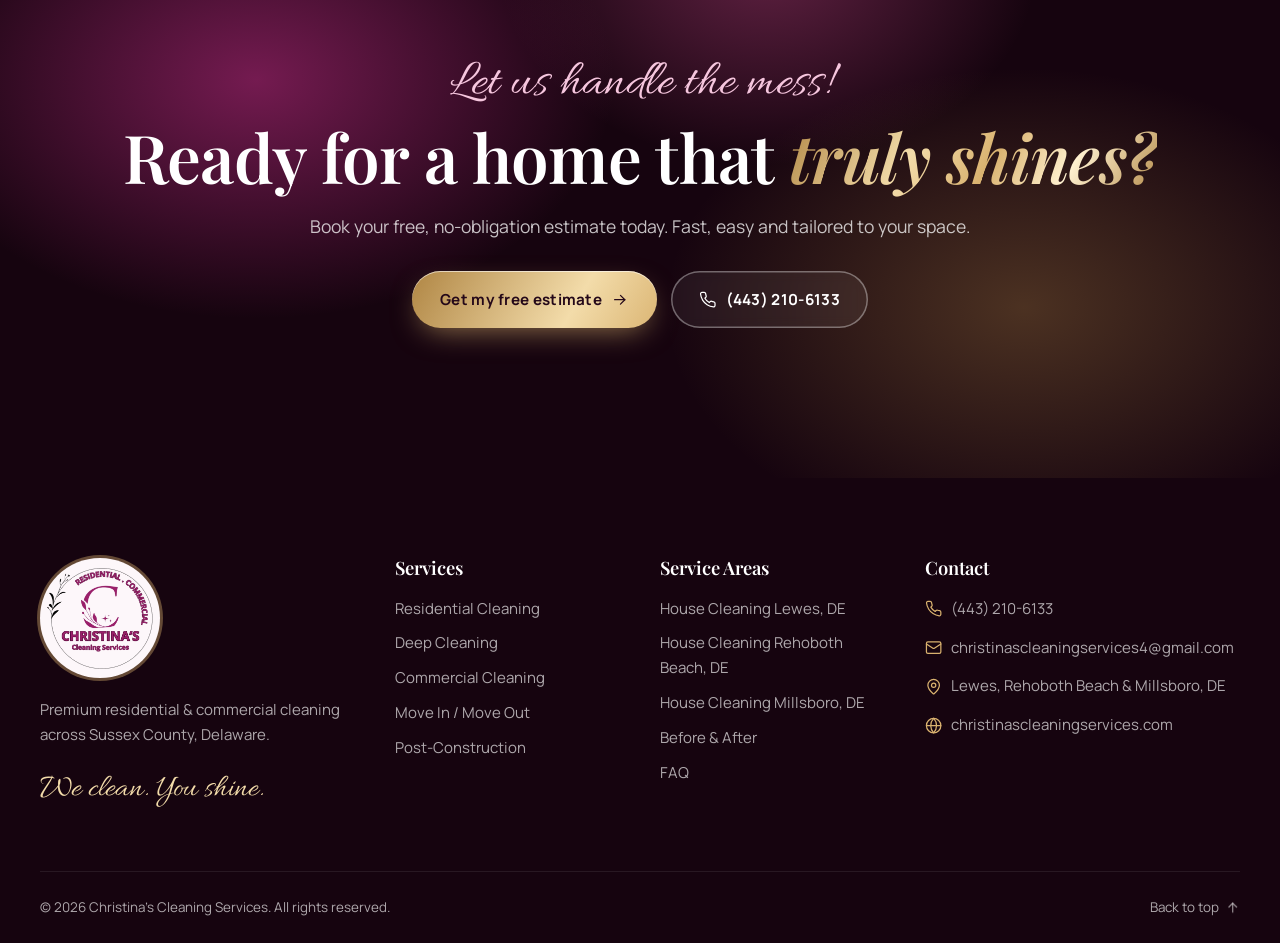
<file: services/deep-cleaning/index.html>
<!doctype html>
<html lang="en-US">
<head>
  <meta charset="UTF-8">
  <meta name="viewport" content="width=device-width, initial-scale=1">
  <title>Deep Cleaning Services in Sussex County, DE | Christina's</title>
  <meta name="description" content="Top-to-bottom deep cleaning in Lewes, Rehoboth Beach &amp; Millsboro, DE: grout, baseboards, window tracks, vents and every corner. Insured team. Free estimate.">
  <meta name="robots" content="index, follow, max-image-preview:large, max-snippet:-1, max-video-preview:-1">
  <link rel="canonical" href="https://christinascleaningservices.com/services/deep-cleaning/">
  <meta name="theme-color" content="#2B0A1F">
  <meta name="geo.region" content="US-DE">
  <meta name="geo.placename" content="Sussex County, Delaware">

  <meta property="og:type" content="website">
  <meta property="og:locale" content="en_US">
  <meta property="og:site_name" content="Christina's Cleaning Services">
  <meta property="og:title" content="Deep Cleaning Services in Sussex County, DE | Christina&#x27;s">
  <meta property="og:description" content="Top-to-bottom deep cleaning in Lewes, Rehoboth Beach &amp; Millsboro, DE: grout, baseboards, window tracks, vents and every corner. Insured team. Free estimate.">
  <meta property="og:url" content="https://christinascleaningservices.com/services/deep-cleaning/">
  <meta property="og:image" content="https://christinascleaningservices.com/assets/img/og-image.jpg">
  <meta property="og:image:width" content="1200">
  <meta property="og:image:height" content="630">
  <meta name="twitter:card" content="summary_large_image">
  <meta name="twitter:title" content="Deep Cleaning Services in Sussex County, DE | Christina&#x27;s">
  <meta name="twitter:description" content="Top-to-bottom deep cleaning in Lewes, Rehoboth Beach &amp; Millsboro, DE: grout, baseboards, window tracks, vents and every corner. Insured team. Free estimate.">
  <meta name="twitter:image" content="https://christinascleaningservices.com/assets/img/og-image.jpg">

  <link rel="icon" type="image/png" href="/assets/img/favicon.png">
  <link rel="apple-touch-icon" href="/assets/img/apple-touch-icon.png">
  <link rel="manifest" href="/site.webmanifest">

  <link rel="preconnect" href="https://fonts.googleapis.com">
  <link rel="preconnect" href="https://fonts.gstatic.com" crossorigin>
  <link href="https://fonts.googleapis.com/css2?family=Playfair+Display:ital,wght@0,500;0,600;0,700;1,500;1,600&family=Manrope:wght@400;500;600;700;800&family=Allura&display=swap" rel="stylesheet">
  <link rel="stylesheet" href="/assets/css/style.css">

  <script type="application/ld+json">
{
  "@context": "https://schema.org",
  "@graph": [
    {
      "@type": "WebPage",
      "@id": "https://christinascleaningservices.com/services/deep-cleaning/#webpage",
      "url": "https://christinascleaningservices.com/services/deep-cleaning/",
      "name": "Deep Cleaning Services in Sussex County, DE | Christina's",
      "description": "Top-to-bottom deep cleaning in Lewes, Rehoboth Beach & Millsboro, DE: grout, baseboards, window tracks, vents and every corner. Insured team. Free estimate.",
      "isPartOf": {
        "@id": "https://christinascleaningservices.com/#website"
      },
      "about": {
        "@id": "https://christinascleaningservices.com/#business"
      },
      "breadcrumb": {
        "@id": "https://christinascleaningservices.com/services/deep-cleaning/#breadcrumb"
      },
      "inLanguage": "en-US"
    },
    {
      "@type": "BreadcrumbList",
      "@id": "https://christinascleaningservices.com/services/deep-cleaning/#breadcrumb",
      "itemListElement": [
        {
          "@type": "ListItem",
          "position": 1,
          "name": "Home",
          "item": "https://christinascleaningservices.com/"
        },
        {
          "@type": "ListItem",
          "position": 2,
          "name": "Services",
          "item": "https://christinascleaningservices.com/#services"
        },
        {
          "@type": "ListItem",
          "position": 3,
          "name": "Deep Cleaning",
          "item": "https://christinascleaningservices.com/services/deep-cleaning/"
        }
      ]
    },
    {
      "@type": "Service",
      "@id": "https://christinascleaningservices.com/services/deep-cleaning/#service",
      "name": "Deep Cleaning",
      "serviceType": "Deep cleaning",
      "description": "Top-to-bottom deep cleaning in Lewes, Rehoboth Beach & Millsboro, DE: grout, baseboards, window tracks, vents and every corner. Insured team. Free estimate.",
      "url": "https://christinascleaningservices.com/services/deep-cleaning/",
      "provider": {
        "@id": "https://christinascleaningservices.com/#business"
      },
      "areaServed": [
        {
          "@type": "City",
          "name": "Lewes",
          "containedInPlace": {
            "@type": "AdministrativeArea",
            "name": "Sussex County, Delaware"
          }
        },
        {
          "@type": "City",
          "name": "Rehoboth Beach",
          "containedInPlace": {
            "@type": "AdministrativeArea",
            "name": "Sussex County, Delaware"
          }
        },
        {
          "@type": "City",
          "name": "Millsboro",
          "containedInPlace": {
            "@type": "AdministrativeArea",
            "name": "Sussex County, Delaware"
          }
        },
        {
          "@type": "AdministrativeArea",
          "name": "Sussex County, Delaware"
        }
      ]
    },
    {
      "@type": "FAQPage",
      "@id": "https://christinascleaningservices.com/services/deep-cleaning/#faq",
      "mainEntity": [
        {
          "@type": "Question",
          "name": "What is the difference between deep cleaning and regular cleaning?",
          "acceptedAnswer": {
            "@type": "Answer",
            "text": "Regular cleaning maintains your home. Deep cleaning also tackles build-up in grout, baseboards, door frames, vents, window tracks and other hard-to-reach areas."
          }
        },
        {
          "@type": "Question",
          "name": "How long does a deep cleaning take?",
          "acceptedAnswer": {
            "@type": "Answer",
            "text": "It depends on the size and condition of the home. We'll give you a clear idea of timing along with your free estimate."
          }
        },
        {
          "@type": "Question",
          "name": "How often do I need a deep cleaning?",
          "acceptedAnswer": {
            "@type": "Answer",
            "text": "Most homes benefit from a deep clean once or twice a year, or as the first visit before starting a weekly or bi-weekly plan."
          }
        },
        {
          "@type": "Question",
          "name": "How much does a deep cleaning cost?",
          "acceptedAnswer": {
            "@type": "Answer",
            "text": "Pricing depends on the size and condition of your home. Request a free, no-obligation estimate on this page or call (443) 210-6133."
          }
        }
      ]
    }
  ]
}
  </script>
</head>
<body class="is-loading" data-page="services-deep-cleaning">
<!-- Generated by tools/build_pages.py - edit the data there, not this file. -->

<!-- ============ ICON SPRITE ============ -->
<svg width="0" height="0" style="position:absolute" aria-hidden="true">
  <defs>
    <symbol id="i-home" viewBox="0 0 24 24"><path d="M3 10.5 12 3l9 7.5"/><path d="M5 9v11a1 1 0 0 0 1 1h4v-6h4v6h4a1 1 0 0 0 1-1V9"/></symbol>
    <symbol id="i-building" viewBox="0 0 24 24"><rect x="4" y="2.5" width="16" height="19" rx="1.5"/><path d="M9.5 21.5v-4h5v4"/><path d="M8.5 6.5h.01M12 6.5h.01M15.5 6.5h.01M8.5 10h.01M12 10h.01M15.5 10h.01M8.5 13.5h.01M12 13.5h.01M15.5 13.5h.01"/></symbol>
    <symbol id="i-box" viewBox="0 0 24 24"><path d="M21 8 12 3 3 8v8l9 5 9-5z"/><path d="m3 8 9 5 9-5"/><path d="M12 13v8"/><path d="m7.5 5.5 9 5"/></symbol>
    <symbol id="i-hardhat" viewBox="0 0 24 24"><path d="M2 18a1 1 0 0 0 1 1h18a1 1 0 0 0 1-1v-2a1 1 0 0 0-1-1H3a1 1 0 0 0-1 1z"/><path d="M10 10V5a1 1 0 0 1 1-1h2a1 1 0 0 1 1 1v5"/><path d="M4 15v-3a6 6 0 0 1 6-6"/><path d="M14 6a6 6 0 0 1 6 6v3"/></symbol>
    <symbol id="i-spray" viewBox="0 0 24 24"><path d="M8.5 9h5.5l1.5 3.5V20a1 1 0 0 1-1 1h-6a1 1 0 0 1-1-1v-7.5z"/><path d="M10 9V5.5h4.5l2.5 1.5"/><path d="M10 5.5 8 4.5"/><path d="M19.5 3.5h.01M21.5 6h.01M19.5 8.5h.01"/><path d="M9.5 15h4"/></symbol>
    <symbol id="i-calendar" viewBox="0 0 24 24"><rect x="3" y="4.5" width="18" height="16.5" rx="2"/><path d="M3 9.5h18M8 2.5v4M16 2.5v4"/><path d="m9 15 2 2 4-4"/></symbol>
    <symbol id="i-sparkles" viewBox="0 0 24 24"><path d="M9.94 15.5A2 2 0 0 0 8.5 14.06l-6.14-1.58a.5.5 0 0 1 0-.96L8.5 9.94A2 2 0 0 0 9.94 8.5l1.58-6.14a.5.5 0 0 1 .96 0l1.58 6.14a2 2 0 0 0 1.44 1.44l6.14 1.58a.5.5 0 0 1 0 .96l-6.14 1.58a2 2 0 0 0-1.44 1.44l-1.58 6.14a.5.5 0 0 1-.96 0z"/><path d="M20 3v4M22 5h-4M4 17v2M5 18H3"/></symbol>
    <symbol id="i-shield" viewBox="0 0 24 24"><path d="M20 13c0 5-3.5 7.5-7.66 8.95a1 1 0 0 1-.67-.01C7.5 20.5 4 18 4 13V6a1 1 0 0 1 1-1c2 0 4.5-1.2 6.24-2.72a1.17 1.17 0 0 1 1.52 0C14.51 3.81 17 5 19 5a1 1 0 0 1 1 1z"/><path d="m9 12 2 2 4-4"/></symbol>
    <symbol id="i-users" viewBox="0 0 24 24"><path d="M16 21v-2a4 4 0 0 0-4-4H6a4 4 0 0 0-4 4v2"/><circle cx="9" cy="7" r="4"/><path d="M22 21v-2a4 4 0 0 0-3-3.87"/><path d="M16 3.13a4 4 0 0 1 0 7.75"/></symbol>
    <symbol id="i-leaf" viewBox="0 0 24 24"><path d="M11 20A7 7 0 0 1 9.8 6.1C15.5 5 17 4.48 19 2c1 2 2 4.18 2 8 0 5.5-4.78 10-10 10Z"/><path d="M2 21c0-3 1.85-5.36 5.08-6C9.5 14.52 12 13 13 12"/></symbol>
    <symbol id="i-gem" viewBox="0 0 24 24"><path d="M6 3h12l4 6-10 13L2 9Z"/><path d="M11 3 8 9l4 13 4-13-3-6"/><path d="M2 9h20"/></symbol>
    <symbol id="i-badge" viewBox="0 0 24 24"><path d="M3.85 8.62a4 4 0 0 1 4.78-4.77 4 4 0 0 1 6.74 0 4 4 0 0 1 4.78 4.78 4 4 0 0 1 0 6.74 4 4 0 0 1-4.77 4.78 4 4 0 0 1-6.75 0 4 4 0 0 1-4.78-4.77 4 4 0 0 1 0-6.76Z"/><path d="m9 12 2 2 4-4"/></symbol>
    <symbol id="i-clock" viewBox="0 0 24 24"><circle cx="12" cy="12" r="9.5"/><path d="M12 6.5V12l3.5 2"/></symbol>
    <symbol id="i-phone" viewBox="0 0 24 24"><path d="M22 16.92v3a2 2 0 0 1-2.18 2 19.79 19.79 0 0 1-8.63-3.07 19.5 19.5 0 0 1-6-6 19.79 19.79 0 0 1-3.07-8.67A2 2 0 0 1 4.11 2h3a2 2 0 0 1 2 1.72c.13.96.36 1.9.7 2.81a2 2 0 0 1-.45 2.11L8.09 9.91a16 16 0 0 0 6 6l1.27-1.27a2 2 0 0 1 2.11-.45c.91.34 1.85.57 2.81.7A2 2 0 0 1 22 16.92z"/></symbol>
    <symbol id="i-mail" viewBox="0 0 24 24"><rect x="2" y="4" width="20" height="16" rx="2"/><path d="m22 7-8.97 5.7a1.94 1.94 0 0 1-2.06 0L2 7"/></symbol>
    <symbol id="i-pin" viewBox="0 0 24 24"><path d="M20 10c0 5-5.54 10.19-7.4 11.8a1 1 0 0 1-1.2 0C9.54 20.19 4 15 4 10a8 8 0 0 1 16 0"/><circle cx="12" cy="10" r="3"/></symbol>
    <symbol id="i-globe" viewBox="0 0 24 24"><circle cx="12" cy="12" r="10"/><path d="M12 2a14.5 14.5 0 0 0 0 20 14.5 14.5 0 0 0 0-20"/><path d="M2 12h20"/></symbol>
    <symbol id="i-arrow" viewBox="0 0 24 24"><path d="M5 12h14"/><path d="m13 6 6 6-6 6"/></symbol>
    <symbol id="i-check" viewBox="0 0 24 24"><path d="M20 6 9 17l-5-5"/></symbol>
    <symbol id="i-plus" viewBox="0 0 24 24"><path d="M12 5v14M5 12h14"/></symbol>
    <symbol id="i-message" viewBox="0 0 24 24"><path d="M21 15a2 2 0 0 1-2 2H7l-4 4V5a2 2 0 0 1 2-2h14a2 2 0 0 1 2 2z"/><path d="M8 9h8M8 13h5"/></symbol>
    <symbol id="i-sofa" viewBox="0 0 24 24"><path d="M20 9V6a2 2 0 0 0-2-2H6a2 2 0 0 0-2 2v3"/><path d="M2 16a2 2 0 0 0 2 2h16a2 2 0 0 0 2-2v-5a2 2 0 0 0-4 0v1.5a.5.5 0 0 1-.5.5h-11a.5.5 0 0 1-.5-.5V11a2 2 0 0 0-4 0z"/><path d="M4 18v2M20 18v2"/></symbol>
    <symbol id="i-drag" viewBox="0 0 24 24"><path d="m9 7-5 5 5 5"/><path d="m15 7 5 5-5 5"/></symbol>
    <symbol id="i-lock" viewBox="0 0 24 24"><rect x="4" y="11" width="16" height="10" rx="2"/><path d="M8 11V7a4 4 0 0 1 8 0v4"/></symbol>
    <symbol id="i-star" viewBox="0 0 24 24"><path d="M12 0c.6 6.6 5.4 11.4 12 12-6.6.6-11.4 5.4-12 12-.6-6.6-5.4-11.4-12-12C6.6 11.4 11.4 6.6 12 0Z"/></symbol>
    <symbol id="i-menu" viewBox="0 0 24 24"><path d="M4 7h16M4 12h16M4 17h10"/></symbol>
    <symbol id="i-close" viewBox="0 0 24 24"><path d="M18 6 6 18M6 6l12 12"/></symbol>
    <symbol id="i-crown" viewBox="0 0 24 24"><path d="M11.56 3.27a.5.5 0 0 1 .88 0l2.95 5.6a1 1 0 0 0 1.52.29l4.27-3.66a.5.5 0 0 1 .8.52l-2.83 10.25a1 1 0 0 1-.96.73H5.81a1 1 0 0 1-.96-.73L2.02 6.02a.5.5 0 0 1 .8-.52l4.27 3.66a1 1 0 0 0 1.52-.29z"/><path d="M5 21h14"/></symbol>
  </defs>
</svg>

<a class="skip-link" href="#main">Skip to content</a>

<!-- ============ TOP BAR ============ -->
<div class="topbar">
  <div class="container topbar__inner">
    <p class="topbar__item"><svg class="i"><use href="#i-pin"/></svg> Proudly serving Lewes, Rehoboth Beach &amp; Millsboro, DE</p>
    <div class="topbar__links">
      <a href="mailto:christinascleaningservices4@gmail.com" class="topbar__item"><svg class="i"><use href="#i-mail"/></svg> christinascleaningservices4@gmail.com</a>
      <a href="tel:+14432106133" class="topbar__item topbar__item--strong"><svg class="i"><use href="#i-phone"/></svg> (443) 210-6133</a>
    </div>
  </div>
</div>

<!-- ============ HEADER ============ -->
<header class="header" id="top">
  <div class="container header__inner">
    <a href="/" class="brand" aria-label="Christina's Cleaning Services - home">
      <span class="brand__badge"><img src="/assets/img/logo.webp" alt="Christina's Cleaning Services" width="100" height="96" fetchpriority="high"></span>
    </a>

    <nav class="nav" id="nav" aria-label="Main">
      <a href="/#results">Before &amp; After</a>
      <a href="/#services">Services</a>
      <a href="/#why">Why Us</a>
      <a href="/#about">About</a>
      <a href="/#areas">Areas</a>
      <a href="/#faq">FAQ</a>
      <a href="tel:+14432106133" class="nav__phone"><svg class="i"><use href="#i-phone"/></svg> (443) 210-6133</a>
    </nav>

    <div class="header__actions">
      <a href="#estimate" class="btn btn--gold btn--sm magnetic"><span>Free Estimate</span></a>
      <button class="burger" id="burger" aria-label="Open menu" aria-expanded="false" aria-controls="nav">
        <svg class="i i--open"><use href="#i-menu"/></svg>
        <svg class="i i--close"><use href="#i-close"/></svg>
      </button>
    </div>
  </div>
</header>

<main id="main">

<section class="hero hero--page" id="estimate">
  <canvas class="hero__sparkles" id="sparkles" aria-hidden="true"></canvas>
  <div class="hero__aurora" aria-hidden="true"><span></span><span></span><span></span></div>
  <div class="hero__monogram" aria-hidden="true">C</div>

  <div class="container hero__grid">
    <div class="hero__copy">
      <nav class="breadcrumb" aria-label="Breadcrumb" data-hero>
        <ol>
          <li><a href="/">Home</a></li>
          <li><a href="/#services">Services</a></li>
          <li><span aria-current="page">Deep Cleaning</span></li>
        </ol>
      </nav>
      <h1 class="hero__title">
        <span class="line"><span data-hero>Deep Cleaning Services</span></span>
        <span class="line"><span data-hero><em class="shimmer">in Sussex County, DE</em></span></span>
      </h1>
      <p class="hero__script" data-hero>Every corner. Every detail.</p>
      <p class="hero__lead" data-hero>A complete reset for your home. We go after the grout, baseboards, window tracks, vents and hidden spots that regular cleanings skip, so your home feels truly clean again.</p>
      <div class="hero__ctas" data-hero>
        <a href="tel:+14432106133" class="btn btn--light magnetic"><svg class="i"><use href="#i-phone"/></svg><span>Call (443) 210-6133</span></a>
        <a href="#details" class="btn btn--ghost magnetic"><span>See the deep clean checklist</span><svg class="i"><use href="#i-arrow"/></svg></a>
      </div>
      <ul class="hero__trust" data-hero>
        <li><svg class="i"><use href="#i-shield"/></svg> Licensed &amp; Insured</li>
        <li><svg class="i"><use href="#i-leaf"/></svg> Eco-Friendly Products</li>
        <li><svg class="i"><use href="#i-badge"/></svg> Satisfaction Guaranteed</li>
      </ul>
    </div>

    <!-- Estimate form -->
    <div class="quote" data-hero>
      <div class="quote__glow" aria-hidden="true"></div>
      <div class="quote__card">
        <div class="quote__head">
          <p class="quote__kicker"><svg class="i"><use href="#i-sparkles"/></svg> Fast. Easy. No obligation.</p>
          <h2 class="quote__title">Get your <em>free estimate</em></h2>
        </div>

        <form class="form" id="quote-form" novalidate data-default-service="Deep Cleaning"
              data-endpoint="https://formsubmit.co/ajax/christinascleaningservices4@gmail.com">
          <input type="text" name="_honey" class="hp" tabindex="-1" autocomplete="off" aria-hidden="true">
          <input type="hidden" name="_subject" value="New estimate request - Christina's Cleaning website">
          <input type="hidden" name="_template" value="table">

          <div class="form__grid">
            <label class="field field--full">
              <span class="field__label">Full name</span>
              <input type="text" name="name" autocomplete="name" required placeholder="Jane Smith">
            </label>
            <label class="field">
              <span class="field__label">Phone</span>
              <input type="tel" name="phone" autocomplete="tel" required placeholder="(302) 555-0123" inputmode="tel">
            </label>
            <label class="field">
              <span class="field__label">ZIP code</span>
              <input type="text" name="zip" autocomplete="postal-code" required placeholder="19958" inputmode="numeric" maxlength="10">
            </label>
            <label class="field field--full">
              <span class="field__label">Email</span>
              <input type="email" name="email" autocomplete="email" required placeholder="you@email.com">
            </label>
            <label class="field">
              <span class="field__label">Service</span>
              <select name="service" required>
                <option value="" disabled selected>Choose one</option>
                <option>Residential Cleaning</option>
                <option>Deep Cleaning</option>
                <option>Commercial Cleaning</option>
                <option>Move In / Move Out</option>
                <option>Post-Construction</option>
                <option>Other</option>
              </select>
            </label>
            <label class="field">
              <span class="field__label">Frequency</span>
              <select name="frequency">
                <option>One-time</option>
                <option>Weekly</option>
                <option>Bi-weekly</option>
                <option>Monthly</option>
                <option>Daily (commercial)</option>
              </select>
            </label>
            <label class="field">
              <span class="field__label">Bedrooms</span>
              <input type="number" name="bedrooms" min="0" max="20" placeholder="3" inputmode="numeric">
            </label>
            <label class="field">
              <span class="field__label">Bathrooms</span>
              <input type="number" name="bathrooms" min="0" max="20" step="0.5" placeholder="2" inputmode="decimal">
            </label>
            <label class="field field--full">
              <span class="field__label">Tell us about your space</span>
              <textarea name="details" rows="3" placeholder="Square footage, pets, preferred days, anything we should know..."></textarea>
            </label>
          </div>

          <button type="submit" class="btn btn--gold btn--block magnetic">
            <span class="btn__label">Request My Free Estimate</span>
            <svg class="i"><use href="#i-arrow"/></svg>
          </button>
          <p class="form__note"><svg class="i"><use href="#i-lock"/></svg> Your info is safe with us. We usually reply the same day.</p>
          <p class="form__error" role="alert" hidden></p>
        </form>

        <div class="form__success" hidden>
          <div class="success__icon"><svg class="i"><use href="#i-check"/></svg></div>
          <h3>Thank you!</h3>
          <p>Your request is in. Christina will reach out shortly with your free estimate.</p>
          <a href="tel:+14432106133" class="btn btn--ghost-dark btn--sm"><svg class="i"><use href="#i-phone"/></svg><span>Need it faster? Call us</span></a>
        </div>
      </div>
    </div>
      </div>
</section>

<section class="section detail" id="details">
  <div class="container detail__grid">
    <div class="prose" data-reveal>
      <h2>When &quot;clean&quot; <em>isn't enough</em></h2>
      <p>Over time, dust settles into baseboards, grime builds up in grout lines and window tracks fill with debris. A deep cleaning removes that build-up so your home looks and feels brand new.</p>
      <p>Look at the photos on this page: dark grout brought back to bright, window sills cleared of dirt and heaters dusted inside and out. That's the level of detail Christina's team brings to every deep clean.</p>
      <h3>When to book a deep cleaning</h3>
      <p>Deep cleans are perfect as a <strong>first visit</strong> before a recurring plan, for <strong>seasonal</strong> spring or fall refreshes, before hosting family or after a long, busy season at the beach house.</p>
      <h3>Deep cleaning vs. regular cleaning</h3>
      <p>A regular <a href="/services/residential-cleaning/">house cleaning</a> maintains a home that's already in good shape. A deep clean takes more time and reaches the areas that routine visits don't, like baseboards, door frames, vents, grout and window tracks.</p>
      <p>Moving out? Take a look at our <a href="/services/move-in-move-out-cleaning/">move in / move out cleaning</a>, designed for empty homes.</p>
    </div>
    <aside class="checklist" data-reveal style="--d:.1s" aria-label="What's included">
        <h3>Everything in a standard clean, plus</h3>
        <ul>
          <li><svg class="i"><use href="#i-check"/></svg> Baseboards &amp; door frames hand-wiped</li>
          <li><svg class="i"><use href="#i-check"/></svg> Grout &amp; tile scrubbed</li>
          <li><svg class="i"><use href="#i-check"/></svg> Window sills &amp; tracks detailed</li>
          <li><svg class="i"><use href="#i-check"/></svg> Vents, light fixtures &amp; ceiling fans dusted</li>
          <li><svg class="i"><use href="#i-check"/></svg> Baseboard heaters cleaned</li>
          <li><svg class="i"><use href="#i-check"/></svg> Light switches &amp; high-touch points</li>
          <li><svg class="i"><use href="#i-check"/></svg> Hard-to-reach corners &amp; edges</li>
        </ul>
        <a href="#estimate" class="btn btn--plum magnetic"><span>Get my free estimate</span><svg class="i"><use href="#i-arrow"/></svg></a>
    </aside>
  </div>
</section>

<section class="section results">
  <div class="container">
    <header class="section-head" data-reveal>
      <p class="eyebrow"><svg class="i"><use href="#i-sparkles"/></svg> Real results</p>
      <h2 class="section-title">The difference a <em>deep clean</em> makes</h2>
      <p class="section-lead">Drag the handle to compare. These are real before and after photos from Christina's team.</p>
    </header>
    <div class="ba-row">
      <figure class="ba" data-reveal>
        <div class="compare" data-compare tabindex="0" role="slider" aria-label="Bathroom Floors &amp; Grout before and after" aria-valuemin="0" aria-valuemax="100" aria-valuenow="50">
          <img class="compare__img compare__before" src="/assets/img/results/toilet-before.webp" alt="Toilet base with dark grout before cleaning" loading="lazy" width="907" height="531">
          <img class="compare__img compare__after" src="/assets/img/results/toilet-after.webp" alt="Toilet base and bright grout after cleaning by Christina's Cleaning Services" loading="lazy" width="907" height="531">
          <span class="compare__tag compare__tag--before">Before</span>
          <span class="compare__tag compare__tag--after">After</span>
          <span class="compare__handle"><span class="compare__knob"><svg class="i"><use href="#i-drag"/></svg></span></span>
        </div>
        <figcaption>Bathroom Floors &amp; Grout</figcaption>
      </figure>
      <figure class="ba" data-reveal style="--d:.1s">
        <div class="compare" data-compare tabindex="0" role="slider" aria-label="Window Tracks &amp; Sills before and after" aria-valuemin="0" aria-valuemax="100" aria-valuenow="50">
          <img class="compare__img compare__before" src="/assets/img/results/window-before.webp" alt="Window sill full of dirt and debris before cleaning" loading="lazy" width="907" height="531">
          <img class="compare__img compare__after" src="/assets/img/results/window-after.webp" alt="Clean window sill after cleaning by Christina's Cleaning Services" loading="lazy" width="907" height="531">
          <span class="compare__tag compare__tag--before">Before</span>
          <span class="compare__tag compare__tag--after">After</span>
          <span class="compare__handle"><span class="compare__knob"><svg class="i"><use href="#i-drag"/></svg></span></span>
        </div>
        <figcaption>Window Tracks &amp; Sills</figcaption>
      </figure>
      <figure class="ba" data-reveal style="--d:.2s">
        <div class="compare" data-compare tabindex="0" role="slider" aria-label="Baseboards &amp; Heaters before and after" aria-valuemin="0" aria-valuemax="100" aria-valuenow="50">
          <img class="compare__img compare__before" src="/assets/img/results/baseboard-before.webp" alt="Dusty baseboard heater before cleaning" loading="lazy" width="907" height="531">
          <img class="compare__img compare__after" src="/assets/img/results/baseboard-after.webp" alt="Dust-free baseboard heater after cleaning by Christina's Cleaning Services" loading="lazy" width="907" height="531">
          <span class="compare__tag compare__tag--before">Before</span>
          <span class="compare__tag compare__tag--after">After</span>
          <span class="compare__handle"><span class="compare__knob"><svg class="i"><use href="#i-drag"/></svg></span></span>
        </div>
        <figcaption>Baseboards &amp; Heaters</figcaption>
      </figure>
      <figure class="ba" data-reveal style="--d:.3s">
        <div class="compare" data-compare tabindex="0" role="slider" aria-label="Wood Furniture Restoration before and after" aria-valuemin="0" aria-valuemax="100" aria-valuenow="50">
          <img class="compare__img compare__before" src="/assets/img/results/table-before.webp" alt="Wood table covered in dust and stains before cleaning" loading="lazy" width="899" height="531">
          <img class="compare__img compare__after" src="/assets/img/results/table-after.webp" alt="Wood table polished and glowing after cleaning by Christina's Cleaning Services" loading="lazy" width="899" height="531">
          <span class="compare__tag compare__tag--before">Before</span>
          <span class="compare__tag compare__tag--after">After</span>
          <span class="compare__handle"><span class="compare__knob"><svg class="i"><use href="#i-drag"/></svg></span></span>
        </div>
        <figcaption>Wood Furniture Restoration</figcaption>
      </figure>
    </div>
  </div>
</section>

<section class="section faq">
  <div class="container faq__inner">
    <header class="section-head" data-reveal>
      <p class="eyebrow"><svg class="i"><use href="#i-message"/></svg> Good questions</p>
      <h2 class="section-title">Deep cleaning <em>questions</em></h2>
    </header>
    <div class="faq__list" data-reveal>
      <details class="qa" open>
        <summary>What is the difference between deep cleaning and regular cleaning?<span class="qa__icon"><svg class="i"><use href="#i-plus"/></svg></span></summary>
        <div class="qa__body"><p>Regular cleaning maintains your home. Deep cleaning also tackles build-up in grout, baseboards, door frames, vents, window tracks and other hard-to-reach areas.</p></div>
      </details>
      <details class="qa">
        <summary>How long does a deep cleaning take?<span class="qa__icon"><svg class="i"><use href="#i-plus"/></svg></span></summary>
        <div class="qa__body"><p>It depends on the size and condition of the home. We'll give you a clear idea of timing along with your free estimate.</p></div>
      </details>
      <details class="qa">
        <summary>How often do I need a deep cleaning?<span class="qa__icon"><svg class="i"><use href="#i-plus"/></svg></span></summary>
        <div class="qa__body"><p>Most homes benefit from a deep clean once or twice a year, or as the first visit before starting a weekly or bi-weekly plan.</p></div>
      </details>
      <details class="qa">
        <summary>How much does a deep cleaning cost?<span class="qa__icon"><svg class="i"><use href="#i-plus"/></svg></span></summary>
        <div class="qa__body"><p>Pricing depends on the size and condition of your home. Request a free, no-obligation estimate on this page or call (443) 210-6133.</p></div>
      </details>
    </div>
  </div>
</section>

<section class="section related">
  <div class="container">
    <div class="related__head" data-reveal>
      <h2 class="section-title">More ways we can <em>help</em></h2>
      <a href="/" class="btn btn--ghost-dark btn--sm"><span>Back to home</span><svg class="i"><use href="#i-arrow"/></svg></a>
    </div>
    <div class="related__grid">
      <a class="related__card" href="/services/residential-cleaning/" data-reveal>
        <span class="svc__icon"><svg class="i"><use href="#i-home"/></svg></span>
        <strong>Residential Cleaning</strong>
        <span>Weekly, bi-weekly and monthly house cleaning.</span>
        <em>Learn more <svg class="i"><use href="#i-arrow"/></svg></em>
      </a>
      <a class="related__card" href="/services/commercial-cleaning/" data-reveal>
        <span class="svc__icon"><svg class="i"><use href="#i-building"/></svg></span>
        <strong>Commercial Cleaning</strong>
        <span>Offices, pharmacies and retail spaces.</span>
        <em>Learn more <svg class="i"><use href="#i-arrow"/></svg></em>
      </a>
      <a class="related__card" href="/areas/lewes-de/" data-reveal>
        <span class="svc__icon"><svg class="i"><use href="#i-pin"/></svg></span>
        <strong>House Cleaning Lewes, DE</strong>
        <span>Residential &amp; commercial cleaning in Lewes.</span>
        <em>Learn more <svg class="i"><use href="#i-arrow"/></svg></em>
      </a>
      <a class="related__card" href="/areas/rehoboth-beach-de/" data-reveal>
        <span class="svc__icon"><svg class="i"><use href="#i-pin"/></svg></span>
        <strong>House Cleaning Rehoboth Beach, DE</strong>
        <span>Residential &amp; commercial cleaning in Rehoboth Beach.</span>
        <em>Learn more <svg class="i"><use href="#i-arrow"/></svg></em>
      </a>
    </div>
  </div>
</section>

<!-- ============ FINAL CTA ============ -->
<section class="cta-final">
  <div class="cta-final__bg" aria-hidden="true"></div>
  <div class="container cta-final__inner" data-reveal>
    <p class="cta-final__script">Let us handle the mess!</p>
    <h2>Ready for a home that <em>truly shines?</em></h2>
    <p>Book your free, no-obligation estimate today. Fast, easy and tailored to your space.</p>
    <div class="cta-final__actions">
      <a href="#estimate" class="btn btn--gold magnetic"><span>Get my free estimate</span><svg class="i"><use href="#i-arrow"/></svg></a>
      <a href="tel:+14432106133" class="btn btn--ghost magnetic"><svg class="i"><use href="#i-phone"/></svg><span>(443) 210-6133</span></a>
    </div>
  </div>
</section>

</main>

<!-- ============ FOOTER ============ -->
<footer class="footer">
  <div class="container footer__grid">
    <div class="footer__brand">
      <span class="footer__badge"><img src="/assets/img/logo.webp" alt="Christina's Cleaning Services logo" width="120" height="115" loading="lazy"></span>
      <p>Premium residential &amp; commercial cleaning across Sussex County, Delaware.</p>
      <p class="footer__script">We clean. You shine.</p>
    </div>
    <nav aria-label="Services">
      <h4>Services</h4>
      <ul>
        <li><a href="/services/residential-cleaning/">Residential Cleaning</a></li>
        <li><a href="/services/deep-cleaning/">Deep Cleaning</a></li>
        <li><a href="/services/commercial-cleaning/">Commercial Cleaning</a></li>
        <li><a href="/services/move-in-move-out-cleaning/">Move In / Move Out</a></li>
        <li><a href="/services/post-construction-cleaning/">Post-Construction</a></li>
      </ul>
    </nav>
    <nav aria-label="Service areas">
      <h4>Service Areas</h4>
      <ul>
        <li><a href="/areas/lewes-de/">House Cleaning Lewes, DE</a></li>
        <li><a href="/areas/rehoboth-beach-de/">House Cleaning Rehoboth Beach, DE</a></li>
        <li><a href="/areas/millsboro-de/">House Cleaning Millsboro, DE</a></li>
        <li><a href="/#results">Before &amp; After</a></li>
        <li><a href="/#faq">FAQ</a></li>
      </ul>
    </nav>
    <div>
      <h4>Contact</h4>
      <ul class="footer__contact">
        <li><a href="tel:+14432106133"><svg class="i"><use href="#i-phone"/></svg> (443) 210-6133</a></li>
        <li><a href="mailto:christinascleaningservices4@gmail.com"><svg class="i"><use href="#i-mail"/></svg> christinascleaningservices4@gmail.com</a></li>
        <li><span><svg class="i"><use href="#i-pin"/></svg> Lewes, Rehoboth Beach &amp; Millsboro, DE</span></li>
        <li><a href="https://christinascleaningservices.com"><svg class="i"><use href="#i-globe"/></svg> christinascleaningservices.com</a></li>
      </ul>
    </div>
  </div>
  <div class="container footer__bottom">
    <p>&copy; <span id="year">2026</span> Christina's Cleaning Services. All rights reserved.</p>
    <a href="#top" class="footer__top">Back to top <svg class="i"><use href="#i-arrow"/></svg></a>
  </div>
</footer>

<!-- Mobile sticky action bar -->
<div class="mobile-bar">
  <a href="tel:+14432106133" class="mobile-bar__call"><svg class="i"><use href="#i-phone"/></svg> Call</a>
  <a href="#estimate" class="mobile-bar__quote"><svg class="i"><use href="#i-sparkles"/></svg> Free Estimate</a>
</div>

<script src="/assets/js/main.js" defer></script>
</body>
</html>
</file>
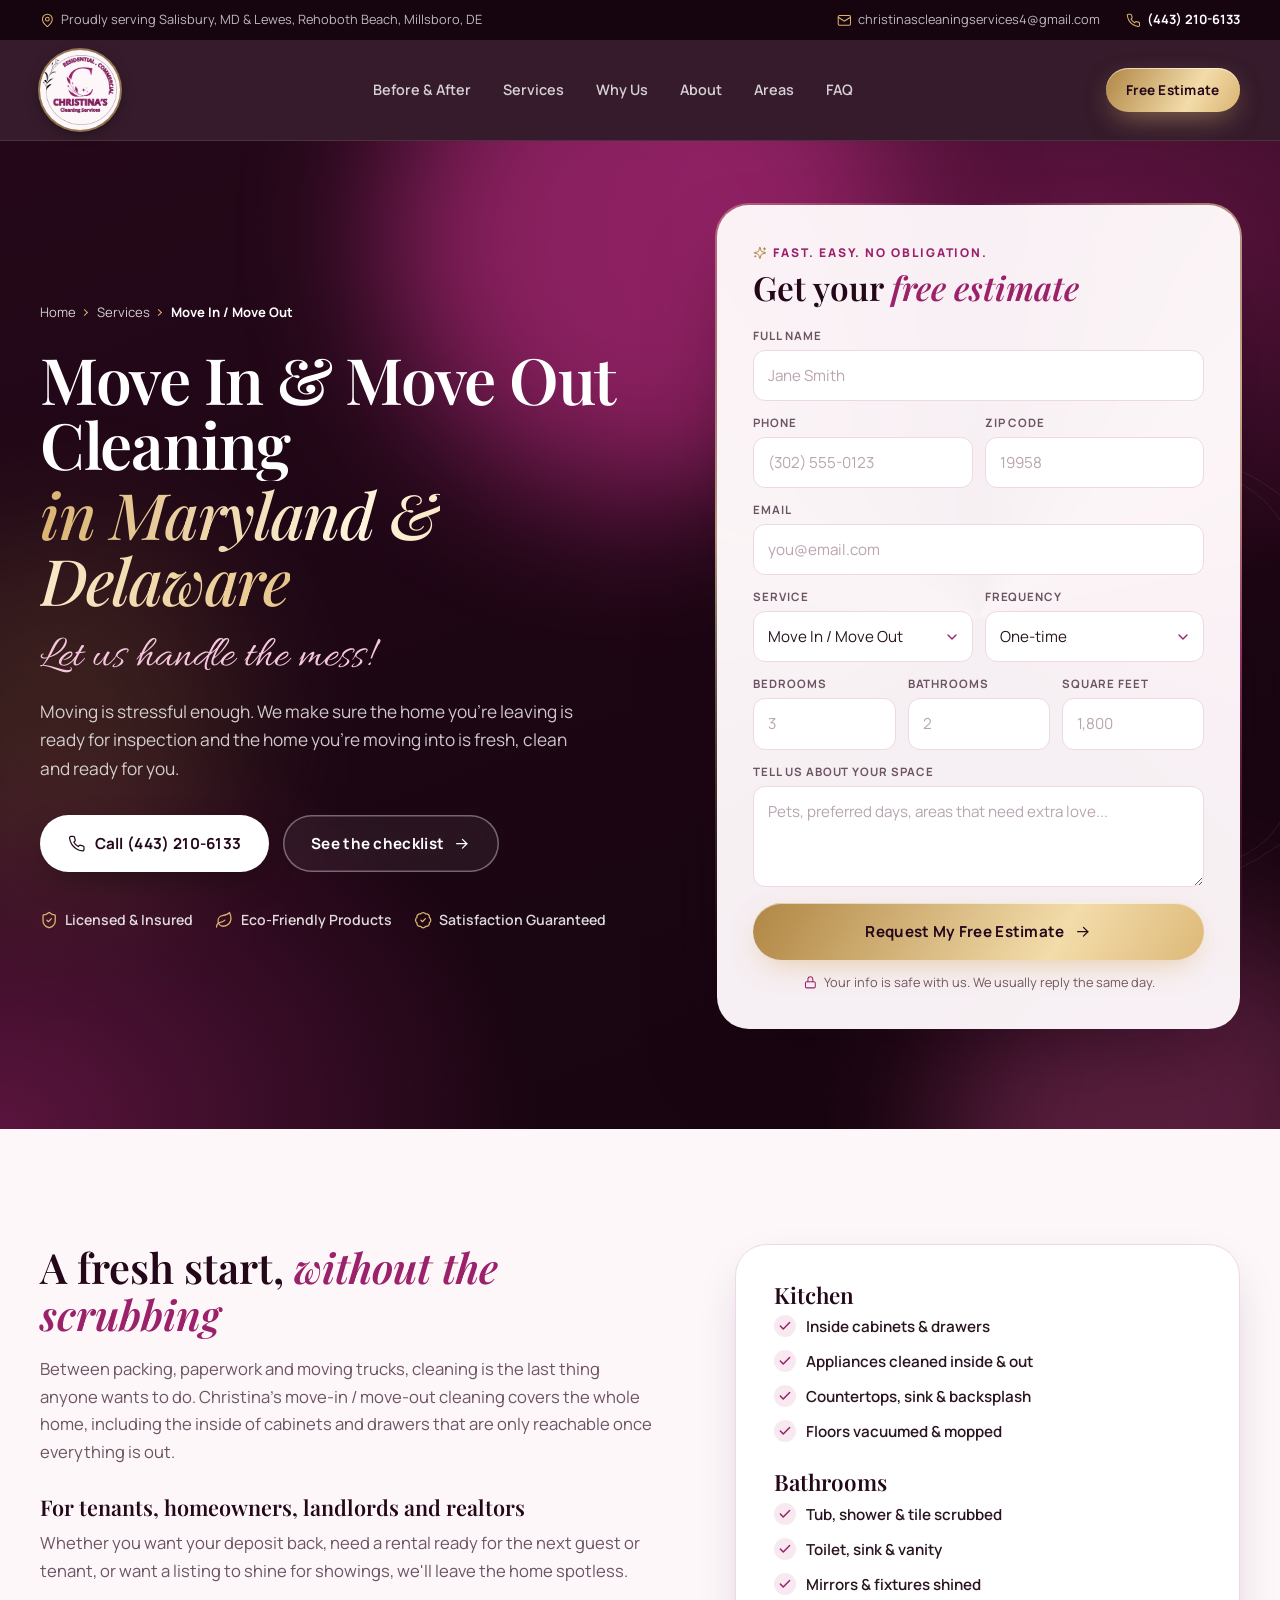
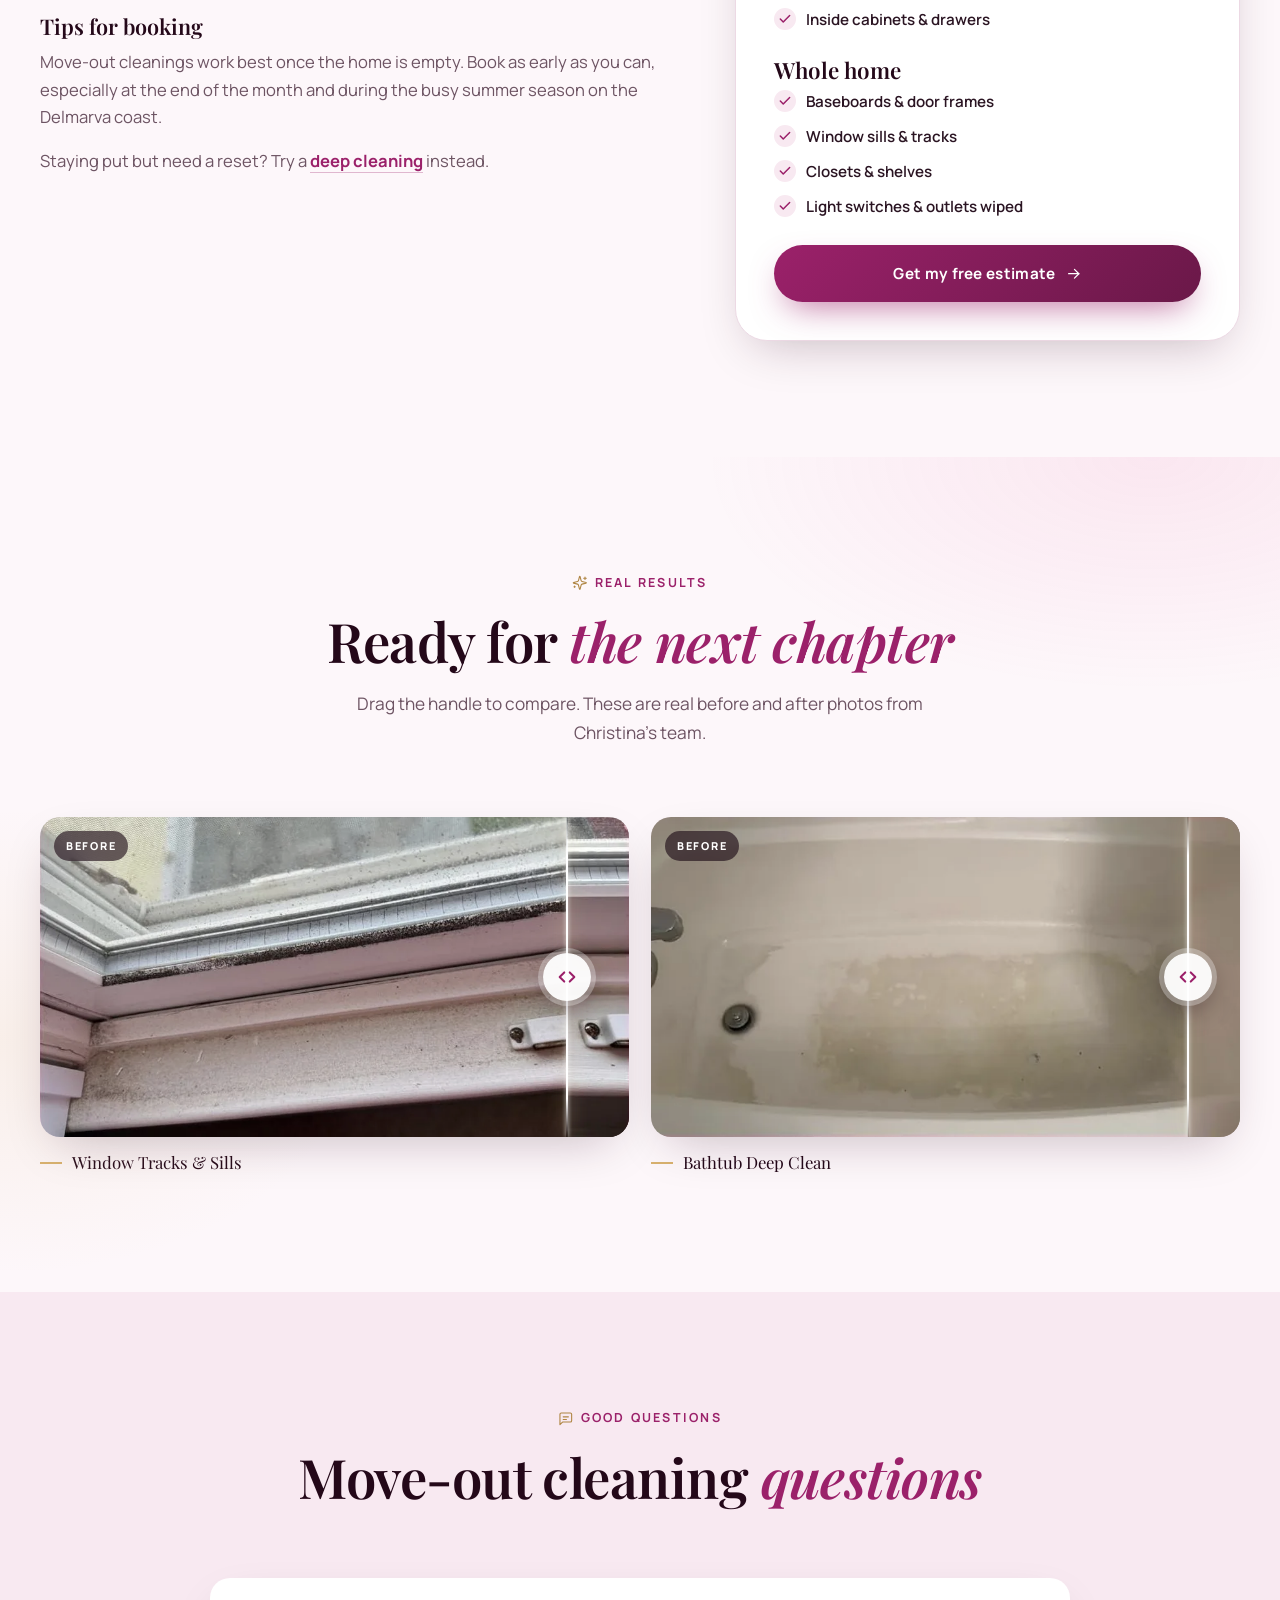
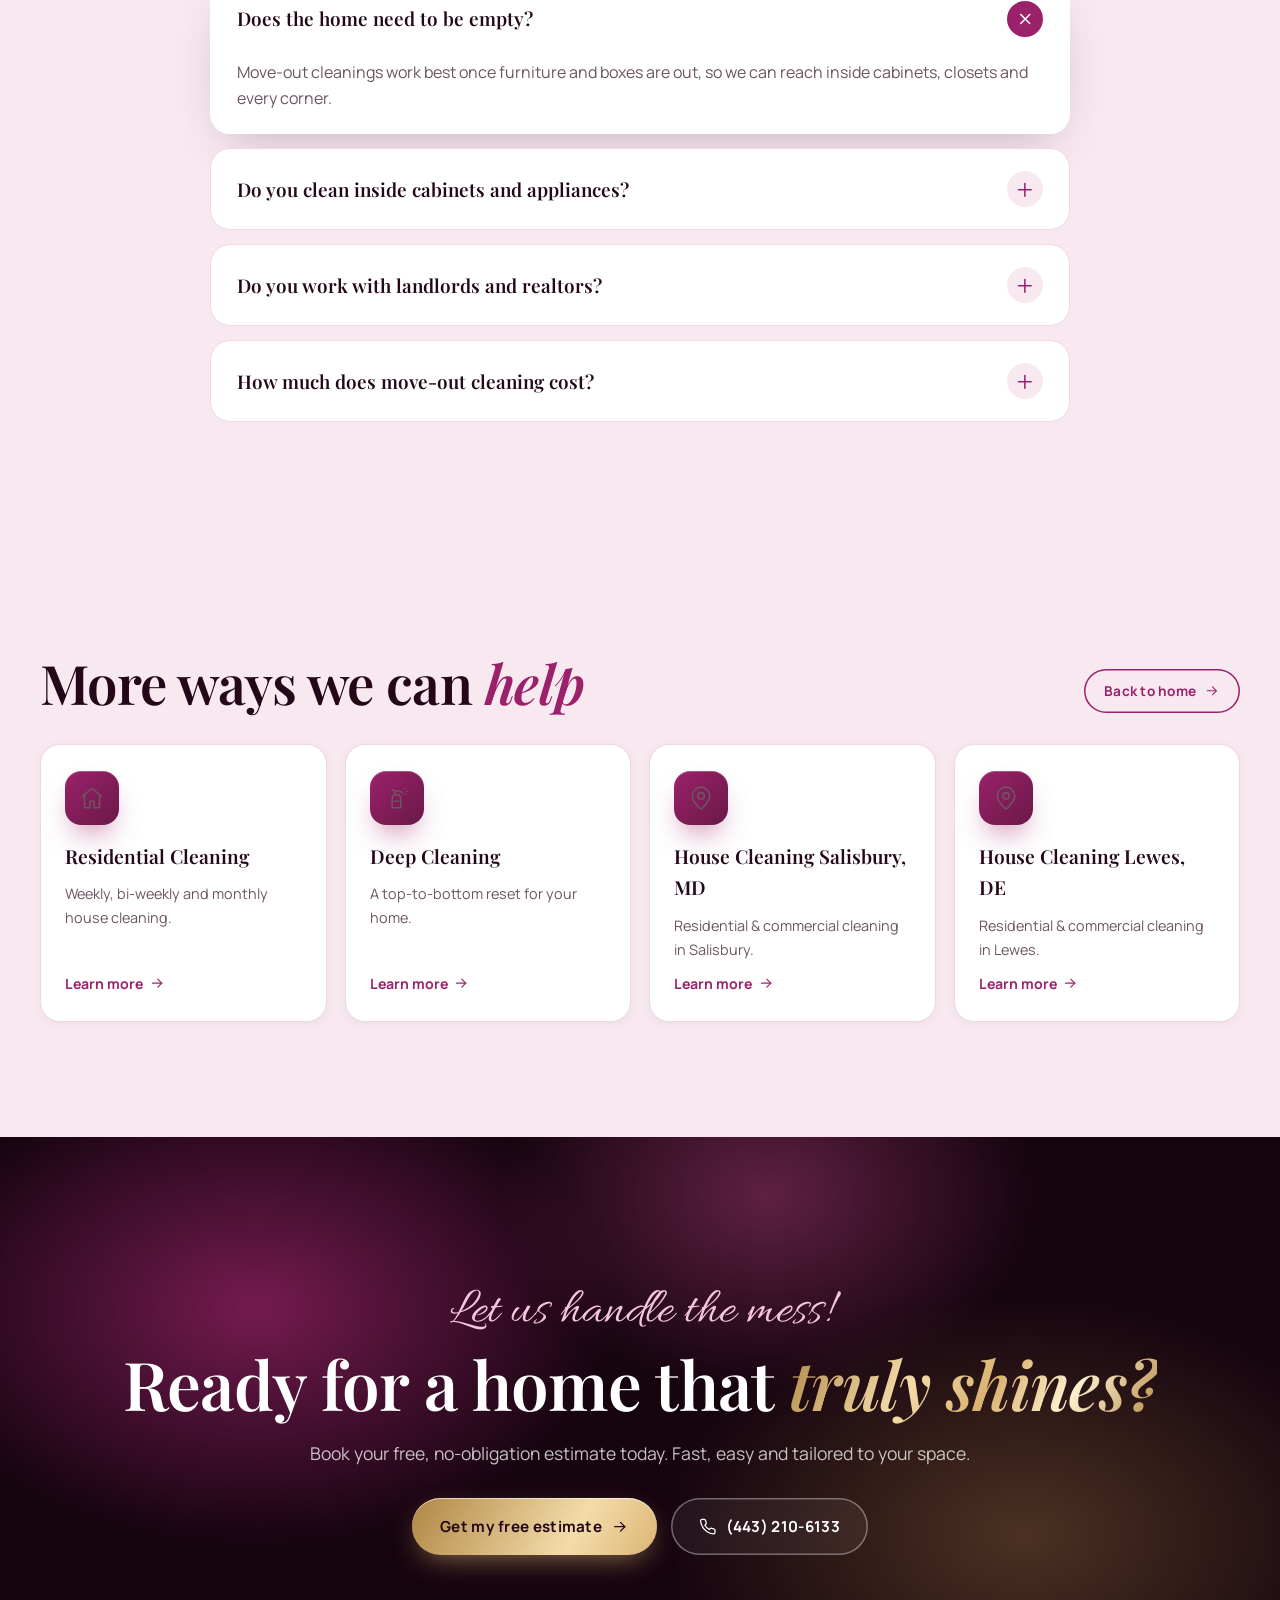
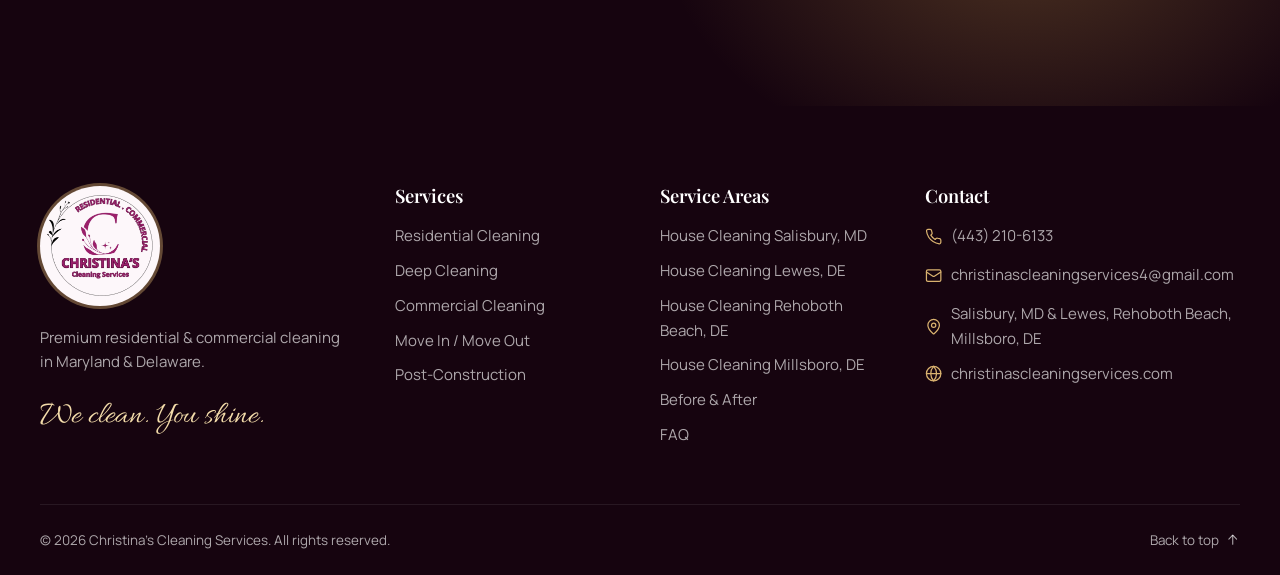
<file: services/move-in-move-out-cleaning/index.html>
<!doctype html>
<html lang="en-US">
<head>
  <meta charset="UTF-8">
  <meta name="viewport" content="width=device-width, initial-scale=1">
  <title>Move In/Out Cleaning Salisbury MD & Sussex DE | Christina's</title>
  <meta name="description" content="Move-in and move-out cleaning in Salisbury, MD and Sussex County, DE. Cabinets, appliances, bathrooms and floors, ready for the next chapter. Free estimate.">
  <meta name="robots" content="index, follow, max-image-preview:large, max-snippet:-1, max-video-preview:-1">
  <link rel="canonical" href="https://christinascleaningservices.com/services/move-in-move-out-cleaning/">
  <meta name="theme-color" content="#2B0A1F">
  <meta name="geo.region" content="US-MD">
  <meta name="geo.placename" content="Salisbury, Maryland">

  <meta property="og:type" content="website">
  <meta property="og:locale" content="en_US">
  <meta property="og:site_name" content="Christina's Cleaning Services">
  <meta property="og:title" content="Move In/Out Cleaning Salisbury MD &amp; Sussex DE | Christina&#x27;s">
  <meta property="og:description" content="Move-in and move-out cleaning in Salisbury, MD and Sussex County, DE. Cabinets, appliances, bathrooms and floors, ready for the next chapter. Free estimate.">
  <meta property="og:url" content="https://christinascleaningservices.com/services/move-in-move-out-cleaning/">
  <meta property="og:image" content="https://christinascleaningservices.com/assets/img/og-image.jpg">
  <meta property="og:image:width" content="1200">
  <meta property="og:image:height" content="630">
  <meta name="twitter:card" content="summary_large_image">
  <meta name="twitter:title" content="Move In/Out Cleaning Salisbury MD &amp; Sussex DE | Christina&#x27;s">
  <meta name="twitter:description" content="Move-in and move-out cleaning in Salisbury, MD and Sussex County, DE. Cabinets, appliances, bathrooms and floors, ready for the next chapter. Free estimate.">
  <meta name="twitter:image" content="https://christinascleaningservices.com/assets/img/og-image.jpg">

  <link rel="icon" type="image/png" href="/assets/img/favicon.png">
  <link rel="apple-touch-icon" href="/assets/img/apple-touch-icon.png">
  <link rel="manifest" href="/site.webmanifest">

  <link rel="preconnect" href="https://fonts.googleapis.com">
  <link rel="preconnect" href="https://fonts.gstatic.com" crossorigin>
  <link href="https://fonts.googleapis.com/css2?family=Playfair+Display:ital,wght@0,500;0,600;0,700;1,500;1,600&family=Manrope:wght@400;500;600;700;800&family=Allura&display=swap" rel="stylesheet">
  <link rel="stylesheet" href="/assets/css/style.css">

  <script type="application/ld+json">
{
  "@context": "https://schema.org",
  "@graph": [
    {
      "@type": "WebPage",
      "@id": "https://christinascleaningservices.com/services/move-in-move-out-cleaning/#webpage",
      "url": "https://christinascleaningservices.com/services/move-in-move-out-cleaning/",
      "name": "Move In/Out Cleaning Salisbury MD & Sussex DE | Christina's",
      "description": "Move-in and move-out cleaning in Salisbury, MD and Sussex County, DE. Cabinets, appliances, bathrooms and floors, ready for the next chapter. Free estimate.",
      "isPartOf": {
        "@id": "https://christinascleaningservices.com/#website"
      },
      "about": {
        "@id": "https://christinascleaningservices.com/#business"
      },
      "breadcrumb": {
        "@id": "https://christinascleaningservices.com/services/move-in-move-out-cleaning/#breadcrumb"
      },
      "inLanguage": "en-US"
    },
    {
      "@type": "BreadcrumbList",
      "@id": "https://christinascleaningservices.com/services/move-in-move-out-cleaning/#breadcrumb",
      "itemListElement": [
        {
          "@type": "ListItem",
          "position": 1,
          "name": "Home",
          "item": "https://christinascleaningservices.com/"
        },
        {
          "@type": "ListItem",
          "position": 2,
          "name": "Services",
          "item": "https://christinascleaningservices.com/#services"
        },
        {
          "@type": "ListItem",
          "position": 3,
          "name": "Move In / Move Out",
          "item": "https://christinascleaningservices.com/services/move-in-move-out-cleaning/"
        }
      ]
    },
    {
      "@type": "Service",
      "@id": "https://christinascleaningservices.com/services/move-in-move-out-cleaning/#service",
      "name": "Move In / Move Out Cleaning",
      "serviceType": "Move-out cleaning",
      "description": "Move-in and move-out cleaning in Salisbury, MD and Sussex County, DE. Cabinets, appliances, bathrooms and floors, ready for the next chapter. Free estimate.",
      "url": "https://christinascleaningservices.com/services/move-in-move-out-cleaning/",
      "provider": {
        "@id": "https://christinascleaningservices.com/#business"
      },
      "areaServed": [
        {
          "@type": "City",
          "name": "Salisbury",
          "containedInPlace": {
            "@type": "AdministrativeArea",
            "name": "Wicomico County, Maryland"
          }
        },
        {
          "@type": "City",
          "name": "Lewes",
          "containedInPlace": {
            "@type": "AdministrativeArea",
            "name": "Sussex County, Delaware"
          }
        },
        {
          "@type": "City",
          "name": "Rehoboth Beach",
          "containedInPlace": {
            "@type": "AdministrativeArea",
            "name": "Sussex County, Delaware"
          }
        },
        {
          "@type": "City",
          "name": "Millsboro",
          "containedInPlace": {
            "@type": "AdministrativeArea",
            "name": "Sussex County, Delaware"
          }
        },
        {
          "@type": "AdministrativeArea",
          "name": "Sussex County, Delaware"
        }
      ]
    },
    {
      "@type": "FAQPage",
      "@id": "https://christinascleaningservices.com/services/move-in-move-out-cleaning/#faq",
      "mainEntity": [
        {
          "@type": "Question",
          "name": "Does the home need to be empty?",
          "acceptedAnswer": {
            "@type": "Answer",
            "text": "Move-out cleanings work best once furniture and boxes are out, so we can reach inside cabinets, closets and every corner."
          }
        },
        {
          "@type": "Question",
          "name": "Do you clean inside cabinets and appliances?",
          "acceptedAnswer": {
            "@type": "Answer",
            "text": "Yes. Inside cabinets and drawers and appliances inside and out are part of our move in / move out cleaning."
          }
        },
        {
          "@type": "Question",
          "name": "Do you work with landlords and realtors?",
          "acceptedAnswer": {
            "@type": "Answer",
            "text": "Yes. We help landlords, property managers and realtors get homes ready for new tenants, guests and showings."
          }
        },
        {
          "@type": "Question",
          "name": "How much does move-out cleaning cost?",
          "acceptedAnswer": {
            "@type": "Answer",
            "text": "It depends on the size and condition of the home. Request a free estimate on this page or call (443) 210-6133."
          }
        }
      ]
    }
  ]
}
  </script>
</head>
<body class="is-loading" data-page="services-move-in-move-out-cleaning">
<!-- Generated by tools/build_pages.py - edit the data there, not this file. -->

<!-- ============ ICON SPRITE ============ -->
<svg width="0" height="0" style="position:absolute" aria-hidden="true">
  <defs>
    <symbol id="i-home" viewBox="0 0 24 24"><path d="M3 10.5 12 3l9 7.5"/><path d="M5 9v11a1 1 0 0 0 1 1h4v-6h4v6h4a1 1 0 0 0 1-1V9"/></symbol>
    <symbol id="i-building" viewBox="0 0 24 24"><rect x="4" y="2.5" width="16" height="19" rx="1.5"/><path d="M9.5 21.5v-4h5v4"/><path d="M8.5 6.5h.01M12 6.5h.01M15.5 6.5h.01M8.5 10h.01M12 10h.01M15.5 10h.01M8.5 13.5h.01M12 13.5h.01M15.5 13.5h.01"/></symbol>
    <symbol id="i-box" viewBox="0 0 24 24"><path d="M21 8 12 3 3 8v8l9 5 9-5z"/><path d="m3 8 9 5 9-5"/><path d="M12 13v8"/><path d="m7.5 5.5 9 5"/></symbol>
    <symbol id="i-hardhat" viewBox="0 0 24 24"><path d="M2 18a1 1 0 0 0 1 1h18a1 1 0 0 0 1-1v-2a1 1 0 0 0-1-1H3a1 1 0 0 0-1 1z"/><path d="M10 10V5a1 1 0 0 1 1-1h2a1 1 0 0 1 1 1v5"/><path d="M4 15v-3a6 6 0 0 1 6-6"/><path d="M14 6a6 6 0 0 1 6 6v3"/></symbol>
    <symbol id="i-spray" viewBox="0 0 24 24"><path d="M8.5 9h5.5l1.5 3.5V20a1 1 0 0 1-1 1h-6a1 1 0 0 1-1-1v-7.5z"/><path d="M10 9V5.5h4.5l2.5 1.5"/><path d="M10 5.5 8 4.5"/><path d="M19.5 3.5h.01M21.5 6h.01M19.5 8.5h.01"/><path d="M9.5 15h4"/></symbol>
    <symbol id="i-calendar" viewBox="0 0 24 24"><rect x="3" y="4.5" width="18" height="16.5" rx="2"/><path d="M3 9.5h18M8 2.5v4M16 2.5v4"/><path d="m9 15 2 2 4-4"/></symbol>
    <symbol id="i-sparkles" viewBox="0 0 24 24"><path d="M9.94 15.5A2 2 0 0 0 8.5 14.06l-6.14-1.58a.5.5 0 0 1 0-.96L8.5 9.94A2 2 0 0 0 9.94 8.5l1.58-6.14a.5.5 0 0 1 .96 0l1.58 6.14a2 2 0 0 0 1.44 1.44l6.14 1.58a.5.5 0 0 1 0 .96l-6.14 1.58a2 2 0 0 0-1.44 1.44l-1.58 6.14a.5.5 0 0 1-.96 0z"/><path d="M20 3v4M22 5h-4M4 17v2M5 18H3"/></symbol>
    <symbol id="i-shield" viewBox="0 0 24 24"><path d="M20 13c0 5-3.5 7.5-7.66 8.95a1 1 0 0 1-.67-.01C7.5 20.5 4 18 4 13V6a1 1 0 0 1 1-1c2 0 4.5-1.2 6.24-2.72a1.17 1.17 0 0 1 1.52 0C14.51 3.81 17 5 19 5a1 1 0 0 1 1 1z"/><path d="m9 12 2 2 4-4"/></symbol>
    <symbol id="i-users" viewBox="0 0 24 24"><path d="M16 21v-2a4 4 0 0 0-4-4H6a4 4 0 0 0-4 4v2"/><circle cx="9" cy="7" r="4"/><path d="M22 21v-2a4 4 0 0 0-3-3.87"/><path d="M16 3.13a4 4 0 0 1 0 7.75"/></symbol>
    <symbol id="i-leaf" viewBox="0 0 24 24"><path d="M11 20A7 7 0 0 1 9.8 6.1C15.5 5 17 4.48 19 2c1 2 2 4.18 2 8 0 5.5-4.78 10-10 10Z"/><path d="M2 21c0-3 1.85-5.36 5.08-6C9.5 14.52 12 13 13 12"/></symbol>
    <symbol id="i-gem" viewBox="0 0 24 24"><path d="M6 3h12l4 6-10 13L2 9Z"/><path d="M11 3 8 9l4 13 4-13-3-6"/><path d="M2 9h20"/></symbol>
    <symbol id="i-badge" viewBox="0 0 24 24"><path d="M3.85 8.62a4 4 0 0 1 4.78-4.77 4 4 0 0 1 6.74 0 4 4 0 0 1 4.78 4.78 4 4 0 0 1 0 6.74 4 4 0 0 1-4.77 4.78 4 4 0 0 1-6.75 0 4 4 0 0 1-4.78-4.77 4 4 0 0 1 0-6.76Z"/><path d="m9 12 2 2 4-4"/></symbol>
    <symbol id="i-clock" viewBox="0 0 24 24"><circle cx="12" cy="12" r="9.5"/><path d="M12 6.5V12l3.5 2"/></symbol>
    <symbol id="i-phone" viewBox="0 0 24 24"><path d="M22 16.92v3a2 2 0 0 1-2.18 2 19.79 19.79 0 0 1-8.63-3.07 19.5 19.5 0 0 1-6-6 19.79 19.79 0 0 1-3.07-8.67A2 2 0 0 1 4.11 2h3a2 2 0 0 1 2 1.72c.13.96.36 1.9.7 2.81a2 2 0 0 1-.45 2.11L8.09 9.91a16 16 0 0 0 6 6l1.27-1.27a2 2 0 0 1 2.11-.45c.91.34 1.85.57 2.81.7A2 2 0 0 1 22 16.92z"/></symbol>
    <symbol id="i-mail" viewBox="0 0 24 24"><rect x="2" y="4" width="20" height="16" rx="2"/><path d="m22 7-8.97 5.7a1.94 1.94 0 0 1-2.06 0L2 7"/></symbol>
    <symbol id="i-pin" viewBox="0 0 24 24"><path d="M20 10c0 5-5.54 10.19-7.4 11.8a1 1 0 0 1-1.2 0C9.54 20.19 4 15 4 10a8 8 0 0 1 16 0"/><circle cx="12" cy="10" r="3"/></symbol>
    <symbol id="i-globe" viewBox="0 0 24 24"><circle cx="12" cy="12" r="10"/><path d="M12 2a14.5 14.5 0 0 0 0 20 14.5 14.5 0 0 0 0-20"/><path d="M2 12h20"/></symbol>
    <symbol id="i-arrow" viewBox="0 0 24 24"><path d="M5 12h14"/><path d="m13 6 6 6-6 6"/></symbol>
    <symbol id="i-check" viewBox="0 0 24 24"><path d="M20 6 9 17l-5-5"/></symbol>
    <symbol id="i-plus" viewBox="0 0 24 24"><path d="M12 5v14M5 12h14"/></symbol>
    <symbol id="i-message" viewBox="0 0 24 24"><path d="M21 15a2 2 0 0 1-2 2H7l-4 4V5a2 2 0 0 1 2-2h14a2 2 0 0 1 2 2z"/><path d="M8 9h8M8 13h5"/></symbol>
    <symbol id="i-sofa" viewBox="0 0 24 24"><path d="M20 9V6a2 2 0 0 0-2-2H6a2 2 0 0 0-2 2v3"/><path d="M2 16a2 2 0 0 0 2 2h16a2 2 0 0 0 2-2v-5a2 2 0 0 0-4 0v1.5a.5.5 0 0 1-.5.5h-11a.5.5 0 0 1-.5-.5V11a2 2 0 0 0-4 0z"/><path d="M4 18v2M20 18v2"/></symbol>
    <symbol id="i-drag" viewBox="0 0 24 24"><path d="m9 7-5 5 5 5"/><path d="m15 7 5 5-5 5"/></symbol>
    <symbol id="i-lock" viewBox="0 0 24 24"><rect x="4" y="11" width="16" height="10" rx="2"/><path d="M8 11V7a4 4 0 0 1 8 0v4"/></symbol>
    <symbol id="i-star" viewBox="0 0 24 24"><path d="M12 0c.6 6.6 5.4 11.4 12 12-6.6.6-11.4 5.4-12 12-.6-6.6-5.4-11.4-12-12C6.6 11.4 11.4 6.6 12 0Z"/></symbol>
    <symbol id="i-menu" viewBox="0 0 24 24"><path d="M4 7h16M4 12h16M4 17h10"/></symbol>
    <symbol id="i-close" viewBox="0 0 24 24"><path d="M18 6 6 18M6 6l12 12"/></symbol>
    <symbol id="i-crown" viewBox="0 0 24 24"><path d="M11.56 3.27a.5.5 0 0 1 .88 0l2.95 5.6a1 1 0 0 0 1.52.29l4.27-3.66a.5.5 0 0 1 .8.52l-2.83 10.25a1 1 0 0 1-.96.73H5.81a1 1 0 0 1-.96-.73L2.02 6.02a.5.5 0 0 1 .8-.52l4.27 3.66a1 1 0 0 0 1.52-.29z"/><path d="M5 21h14"/></symbol>
  </defs>
</svg>

<a class="skip-link" href="#main">Skip to content</a>

<!-- ============ TOP BAR ============ -->
<div class="topbar">
  <div class="container topbar__inner">
    <p class="topbar__item"><svg class="i"><use href="#i-pin"/></svg> Proudly serving Salisbury, MD &amp; Lewes, Rehoboth Beach, Millsboro, DE</p>
    <div class="topbar__links">
      <a href="mailto:christinascleaningservices4@gmail.com" class="topbar__item"><svg class="i"><use href="#i-mail"/></svg> christinascleaningservices4@gmail.com</a>
      <a href="tel:+14432106133" class="topbar__item topbar__item--strong"><svg class="i"><use href="#i-phone"/></svg> (443) 210-6133</a>
    </div>
  </div>
</div>

<!-- ============ HEADER ============ -->
<header class="header" id="top">
  <div class="container header__inner">
    <a href="/" class="brand" aria-label="Christina's Cleaning Services - home">
      <span class="brand__badge"><img src="/assets/img/logo.webp" alt="Christina's Cleaning Services" width="100" height="96" fetchpriority="high"></span>
    </a>

    <nav class="nav" id="nav" aria-label="Main">
      <a href="/#results">Before &amp; After</a>
      <a href="/#services">Services</a>
      <a href="/#why">Why Us</a>
      <a href="/#about">About</a>
      <a href="/#areas">Areas</a>
      <a href="/#faq">FAQ</a>
      <a href="tel:+14432106133" class="nav__phone"><svg class="i"><use href="#i-phone"/></svg> (443) 210-6133</a>
    </nav>

    <div class="header__actions">
      <a href="#estimate" class="btn btn--gold btn--sm magnetic"><span>Free Estimate</span></a>
      <button class="burger" id="burger" aria-label="Open menu" aria-expanded="false" aria-controls="nav">
        <svg class="i i--open"><use href="#i-menu"/></svg>
        <svg class="i i--close"><use href="#i-close"/></svg>
      </button>
    </div>
  </div>
</header>

<main id="main">

<section class="hero hero--page" id="estimate">
  <canvas class="hero__sparkles" id="sparkles" aria-hidden="true"></canvas>
  <div class="hero__aurora" aria-hidden="true"><span></span><span></span><span></span></div>
  <div class="hero__monogram" aria-hidden="true">C</div>

  <div class="container hero__grid">
    <div class="hero__copy">
      <nav class="breadcrumb" aria-label="Breadcrumb" data-hero>
        <ol>
          <li><a href="/">Home</a></li>
          <li><a href="/#services">Services</a></li>
          <li><span aria-current="page">Move In / Move Out</span></li>
        </ol>
      </nav>
      <h1 class="hero__title">
        <span class="line"><span data-hero>Move In &amp; Move Out Cleaning</span></span>
        <span class="line"><span data-hero><em class="shimmer">in Maryland &amp; Delaware</em></span></span>
      </h1>
      <p class="hero__script" data-hero>Let us handle the mess!</p>
      <p class="hero__lead" data-hero>Moving is stressful enough. We make sure the home you're leaving is ready for inspection and the home you're moving into is fresh, clean and ready for you.</p>
      <div class="hero__ctas" data-hero>
        <a href="tel:+14432106133" class="btn btn--light magnetic"><svg class="i"><use href="#i-phone"/></svg><span>Call (443) 210-6133</span></a>
        <a href="#details" class="btn btn--ghost magnetic"><span>See the checklist</span><svg class="i"><use href="#i-arrow"/></svg></a>
      </div>
      <ul class="hero__trust" data-hero>
        <li><svg class="i"><use href="#i-shield"/></svg> Licensed &amp; Insured</li>
        <li><svg class="i"><use href="#i-leaf"/></svg> Eco-Friendly Products</li>
        <li><svg class="i"><use href="#i-badge"/></svg> Satisfaction Guaranteed</li>
      </ul>
    </div>

    <!-- Estimate form -->
    <div class="quote" data-hero>
      <div class="quote__glow" aria-hidden="true"></div>
      <div class="quote__card">
        <div class="quote__head">
          <p class="quote__kicker"><svg class="i"><use href="#i-sparkles"/></svg> Fast. Easy. No obligation.</p>
          <h2 class="quote__title">Get your <em>free estimate</em></h2>
        </div>

        <form class="form" id="quote-form" novalidate data-default-service="Move In / Move Out"
              data-endpoint="https://formsubmit.co/ajax/christinascleaningservices4@gmail.com">
          <input type="text" name="_honey" class="hp" tabindex="-1" autocomplete="off" aria-hidden="true">
          <input type="hidden" name="_subject" value="New estimate request - Christina's Cleaning website">
          <input type="hidden" name="_template" value="table">

          <div class="form__grid">
            <label class="field field--full">
              <span class="field__label">Full name</span>
              <input type="text" name="name" autocomplete="name" required placeholder="Jane Smith">
            </label>
            <label class="field">
              <span class="field__label">Phone</span>
              <input type="tel" name="phone" autocomplete="tel" required placeholder="(302) 555-0123" inputmode="tel">
            </label>
            <label class="field">
              <span class="field__label">ZIP code</span>
              <input type="text" name="zip" autocomplete="postal-code" required placeholder="19958" inputmode="numeric" maxlength="10">
            </label>
            <label class="field field--full">
              <span class="field__label">Email</span>
              <input type="email" name="email" autocomplete="email" required placeholder="you@email.com">
            </label>
            <label class="field">
              <span class="field__label">Service</span>
              <select name="service" required>
                <option value="" disabled selected>Choose one</option>
                <option>Residential Cleaning</option>
                <option>Deep Cleaning</option>
                <option>Commercial Cleaning</option>
                <option>Move In / Move Out</option>
                <option>Post-Construction</option>
                <option>Other</option>
              </select>
            </label>
            <label class="field">
              <span class="field__label">Frequency</span>
              <select name="frequency">
                <option>One-time</option>
                <option>Weekly</option>
                <option>Bi-weekly</option>
                <option>Monthly</option>
                <option>Daily (commercial)</option>
              </select>
            </label>
            <div class="field-row">
              <label class="field">
                <span class="field__label">Bedrooms</span>
                <input type="number" name="bedrooms" min="0" max="20" placeholder="3" inputmode="numeric">
              </label>
              <label class="field">
                <span class="field__label">Bathrooms</span>
                <input type="number" name="bathrooms" min="0" max="20" step="0.5" placeholder="2" inputmode="decimal">
              </label>
              <label class="field">
                <span class="field__label">Square feet</span>
                <input type="text" name="sqft" placeholder="1,800" inputmode="numeric" maxlength="9" autocomplete="off">
              </label>
            </div>
            <label class="field field--full">
              <span class="field__label">Tell us about your space</span>
              <textarea name="details" rows="3" placeholder="Pets, preferred days, areas that need extra love..."></textarea>
            </label>
          </div>

          <button type="submit" class="btn btn--gold btn--block magnetic">
            <span class="btn__label">Request My Free Estimate</span>
            <svg class="i"><use href="#i-arrow"/></svg>
          </button>
          <p class="form__note"><svg class="i"><use href="#i-lock"/></svg> Your info is safe with us. We usually reply the same day.</p>
          <p class="form__error" role="alert" hidden></p>
        </form>

        <div class="form__success" hidden>
          <div class="success__icon"><svg class="i"><use href="#i-check"/></svg></div>
          <h3>Thank you!</h3>
          <p>Your request is in. Christina will reach out shortly with your free estimate.</p>
          <a href="tel:+14432106133" class="btn btn--ghost-dark btn--sm"><svg class="i"><use href="#i-phone"/></svg><span>Need it faster? Call us</span></a>
        </div>
      </div>
    </div>
      </div>
</section>

<section class="section detail" id="details">
  <div class="container detail__grid">
    <div class="prose" data-reveal>
      <h2>A fresh start, <em>without the scrubbing</em></h2>
      <p>Between packing, paperwork and moving trucks, cleaning is the last thing anyone wants to do. Christina's move-in / move-out cleaning covers the whole home, including the inside of cabinets and drawers that are only reachable once everything is out.</p>
      <h3>For tenants, homeowners, landlords and realtors</h3>
      <p>Whether you want your deposit back, need a rental ready for the next guest or tenant, or want a listing to shine for showings, we'll leave the home spotless.</p>
      <h3>Tips for booking</h3>
      <p>Move-out cleanings work best once the home is empty. Book as early as you can, especially at the end of the month and during the busy summer season on the Delmarva coast.</p>
      <p>Staying put but need a reset? Try a <a href="/services/deep-cleaning/">deep cleaning</a> instead.</p>
    </div>
    <aside class="checklist" data-reveal style="--d:.1s" aria-label="What's included">
        <h3>Kitchen</h3>
        <ul>
          <li><svg class="i"><use href="#i-check"/></svg> Inside cabinets &amp; drawers</li>
          <li><svg class="i"><use href="#i-check"/></svg> Appliances cleaned inside &amp; out</li>
          <li><svg class="i"><use href="#i-check"/></svg> Countertops, sink &amp; backsplash</li>
          <li><svg class="i"><use href="#i-check"/></svg> Floors vacuumed &amp; mopped</li>
        </ul>
        <h3>Bathrooms</h3>
        <ul>
          <li><svg class="i"><use href="#i-check"/></svg> Tub, shower &amp; tile scrubbed</li>
          <li><svg class="i"><use href="#i-check"/></svg> Toilet, sink &amp; vanity</li>
          <li><svg class="i"><use href="#i-check"/></svg> Mirrors &amp; fixtures shined</li>
          <li><svg class="i"><use href="#i-check"/></svg> Inside cabinets &amp; drawers</li>
        </ul>
        <h3>Whole home</h3>
        <ul>
          <li><svg class="i"><use href="#i-check"/></svg> Baseboards &amp; door frames</li>
          <li><svg class="i"><use href="#i-check"/></svg> Window sills &amp; tracks</li>
          <li><svg class="i"><use href="#i-check"/></svg> Closets &amp; shelves</li>
          <li><svg class="i"><use href="#i-check"/></svg> Light switches &amp; outlets wiped</li>
        </ul>
        <a href="#estimate" class="btn btn--plum magnetic"><span>Get my free estimate</span><svg class="i"><use href="#i-arrow"/></svg></a>
    </aside>
  </div>
</section>

<section class="section results">
  <div class="container">
    <header class="section-head" data-reveal>
      <p class="eyebrow"><svg class="i"><use href="#i-sparkles"/></svg> Real results</p>
      <h2 class="section-title">Ready for <em>the next chapter</em></h2>
      <p class="section-lead">Drag the handle to compare. These are real before and after photos from Christina's team.</p>
    </header>
    <div class="ba-row">
      <figure class="ba" data-reveal>
        <div class="compare" data-compare tabindex="0" role="slider" aria-label="Window Tracks &amp; Sills before and after" aria-valuemin="0" aria-valuemax="100" aria-valuenow="50">
          <img class="compare__img compare__before" src="/assets/img/results/window-before.webp" alt="Window sill full of dirt and debris before cleaning" loading="lazy" width="907" height="531">
          <img class="compare__img compare__after" src="/assets/img/results/window-after.webp" alt="Clean window sill after cleaning by Christina's Cleaning Services" loading="lazy" width="907" height="531">
          <span class="compare__tag compare__tag--before">Before</span>
          <span class="compare__tag compare__tag--after">After</span>
          <span class="compare__handle"><span class="compare__knob"><svg class="i"><use href="#i-drag"/></svg></span></span>
        </div>
        <figcaption>Window Tracks &amp; Sills</figcaption>
      </figure>
      <figure class="ba" data-reveal style="--d:.1s">
        <div class="compare" data-compare tabindex="0" role="slider" aria-label="Bathtub Deep Clean before and after" aria-valuemin="0" aria-valuemax="100" aria-valuenow="50">
          <img class="compare__img compare__before" src="/assets/img/results/bathtub-before.webp" alt="Stained bathtub before cleaning" loading="lazy" width="907" height="385">
          <img class="compare__img compare__after" src="/assets/img/results/bathtub-after.webp" alt="White bathtub after cleaning by Christina's Cleaning Services" loading="lazy" width="907" height="385">
          <span class="compare__tag compare__tag--before">Before</span>
          <span class="compare__tag compare__tag--after">After</span>
          <span class="compare__handle"><span class="compare__knob"><svg class="i"><use href="#i-drag"/></svg></span></span>
        </div>
        <figcaption>Bathtub Deep Clean</figcaption>
      </figure>
    </div>
  </div>
</section>

<section class="section faq">
  <div class="container faq__inner">
    <header class="section-head" data-reveal>
      <p class="eyebrow"><svg class="i"><use href="#i-message"/></svg> Good questions</p>
      <h2 class="section-title">Move-out cleaning <em>questions</em></h2>
    </header>
    <div class="faq__list" data-reveal>
      <details class="qa" open>
        <summary>Does the home need to be empty?<span class="qa__icon"><svg class="i"><use href="#i-plus"/></svg></span></summary>
        <div class="qa__body"><p>Move-out cleanings work best once furniture and boxes are out, so we can reach inside cabinets, closets and every corner.</p></div>
      </details>
      <details class="qa">
        <summary>Do you clean inside cabinets and appliances?<span class="qa__icon"><svg class="i"><use href="#i-plus"/></svg></span></summary>
        <div class="qa__body"><p>Yes. Inside cabinets and drawers and appliances inside and out are part of our move in / move out cleaning.</p></div>
      </details>
      <details class="qa">
        <summary>Do you work with landlords and realtors?<span class="qa__icon"><svg class="i"><use href="#i-plus"/></svg></span></summary>
        <div class="qa__body"><p>Yes. We help landlords, property managers and realtors get homes ready for new tenants, guests and showings.</p></div>
      </details>
      <details class="qa">
        <summary>How much does move-out cleaning cost?<span class="qa__icon"><svg class="i"><use href="#i-plus"/></svg></span></summary>
        <div class="qa__body"><p>It depends on the size and condition of the home. Request a free estimate on this page or call (443) 210-6133.</p></div>
      </details>
    </div>
  </div>
</section>

<section class="section related">
  <div class="container">
    <div class="related__head" data-reveal>
      <h2 class="section-title">More ways we can <em>help</em></h2>
      <a href="/" class="btn btn--ghost-dark btn--sm"><span>Back to home</span><svg class="i"><use href="#i-arrow"/></svg></a>
    </div>
    <div class="related__grid">
      <a class="related__card" href="/services/residential-cleaning/" data-reveal>
        <span class="svc__icon"><svg class="i"><use href="#i-home"/></svg></span>
        <strong>Residential Cleaning</strong>
        <span>Weekly, bi-weekly and monthly house cleaning.</span>
        <em>Learn more <svg class="i"><use href="#i-arrow"/></svg></em>
      </a>
      <a class="related__card" href="/services/deep-cleaning/" data-reveal>
        <span class="svc__icon"><svg class="i"><use href="#i-spray"/></svg></span>
        <strong>Deep Cleaning</strong>
        <span>A top-to-bottom reset for your home.</span>
        <em>Learn more <svg class="i"><use href="#i-arrow"/></svg></em>
      </a>
      <a class="related__card" href="/areas/salisbury-md/" data-reveal>
        <span class="svc__icon"><svg class="i"><use href="#i-pin"/></svg></span>
        <strong>House Cleaning Salisbury, MD</strong>
        <span>Residential &amp; commercial cleaning in Salisbury.</span>
        <em>Learn more <svg class="i"><use href="#i-arrow"/></svg></em>
      </a>
      <a class="related__card" href="/areas/lewes-de/" data-reveal>
        <span class="svc__icon"><svg class="i"><use href="#i-pin"/></svg></span>
        <strong>House Cleaning Lewes, DE</strong>
        <span>Residential &amp; commercial cleaning in Lewes.</span>
        <em>Learn more <svg class="i"><use href="#i-arrow"/></svg></em>
      </a>
    </div>
  </div>
</section>

<!-- ============ FINAL CTA ============ -->
<section class="cta-final">
  <div class="cta-final__bg" aria-hidden="true"></div>
  <div class="container cta-final__inner" data-reveal>
    <p class="cta-final__script">Let us handle the mess!</p>
    <h2>Ready for a home that <em>truly shines?</em></h2>
    <p>Book your free, no-obligation estimate today. Fast, easy and tailored to your space.</p>
    <div class="cta-final__actions">
      <a href="#estimate" class="btn btn--gold magnetic"><span>Get my free estimate</span><svg class="i"><use href="#i-arrow"/></svg></a>
      <a href="tel:+14432106133" class="btn btn--ghost magnetic"><svg class="i"><use href="#i-phone"/></svg><span>(443) 210-6133</span></a>
    </div>
  </div>
</section>

</main>

<!-- ============ FOOTER ============ -->
<footer class="footer">
  <div class="container footer__grid">
    <div class="footer__brand">
      <span class="footer__badge"><img src="/assets/img/logo.webp" alt="Christina's Cleaning Services logo" width="120" height="115" loading="lazy"></span>
      <p>Premium residential &amp; commercial cleaning in Maryland &amp; Delaware.</p>
      <p class="footer__script">We clean. You shine.</p>
    </div>
    <nav aria-label="Services">
      <h4>Services</h4>
      <ul>
        <li><a href="/services/residential-cleaning/">Residential Cleaning</a></li>
        <li><a href="/services/deep-cleaning/">Deep Cleaning</a></li>
        <li><a href="/services/commercial-cleaning/">Commercial Cleaning</a></li>
        <li><a href="/services/move-in-move-out-cleaning/">Move In / Move Out</a></li>
        <li><a href="/services/post-construction-cleaning/">Post-Construction</a></li>
      </ul>
    </nav>
    <nav aria-label="Service areas">
      <h4>Service Areas</h4>
      <ul>
        <li><a href="/areas/salisbury-md/">House Cleaning Salisbury, MD</a></li>
        <li><a href="/areas/lewes-de/">House Cleaning Lewes, DE</a></li>
        <li><a href="/areas/rehoboth-beach-de/">House Cleaning Rehoboth Beach, DE</a></li>
        <li><a href="/areas/millsboro-de/">House Cleaning Millsboro, DE</a></li>
        <li><a href="/#results">Before &amp; After</a></li>
        <li><a href="/#faq">FAQ</a></li>
      </ul>
    </nav>
    <div>
      <h4>Contact</h4>
      <ul class="footer__contact">
        <li><a href="tel:+14432106133"><svg class="i"><use href="#i-phone"/></svg> (443) 210-6133</a></li>
        <li><a href="mailto:christinascleaningservices4@gmail.com"><svg class="i"><use href="#i-mail"/></svg> christinascleaningservices4@gmail.com</a></li>
        <li><span><svg class="i"><use href="#i-pin"/></svg> Salisbury, MD &amp; Lewes, Rehoboth Beach, Millsboro, DE</span></li>
        <li><a href="https://christinascleaningservices.com"><svg class="i"><use href="#i-globe"/></svg> christinascleaningservices.com</a></li>
      </ul>
    </div>
  </div>
  <div class="container footer__bottom">
    <p>&copy; <span id="year">2026</span> Christina's Cleaning Services. All rights reserved.</p>
    <a href="#top" class="footer__top">Back to top <svg class="i"><use href="#i-arrow"/></svg></a>
  </div>
</footer>

<!-- Mobile sticky action bar -->
<div class="mobile-bar">
  <a href="tel:+14432106133" class="mobile-bar__call"><svg class="i"><use href="#i-phone"/></svg> Call</a>
  <a href="#estimate" class="mobile-bar__quote"><svg class="i"><use href="#i-sparkles"/></svg> Free Estimate</a>
</div>

<script src="/assets/js/main.js" defer></script>
</body>
</html>
</file>
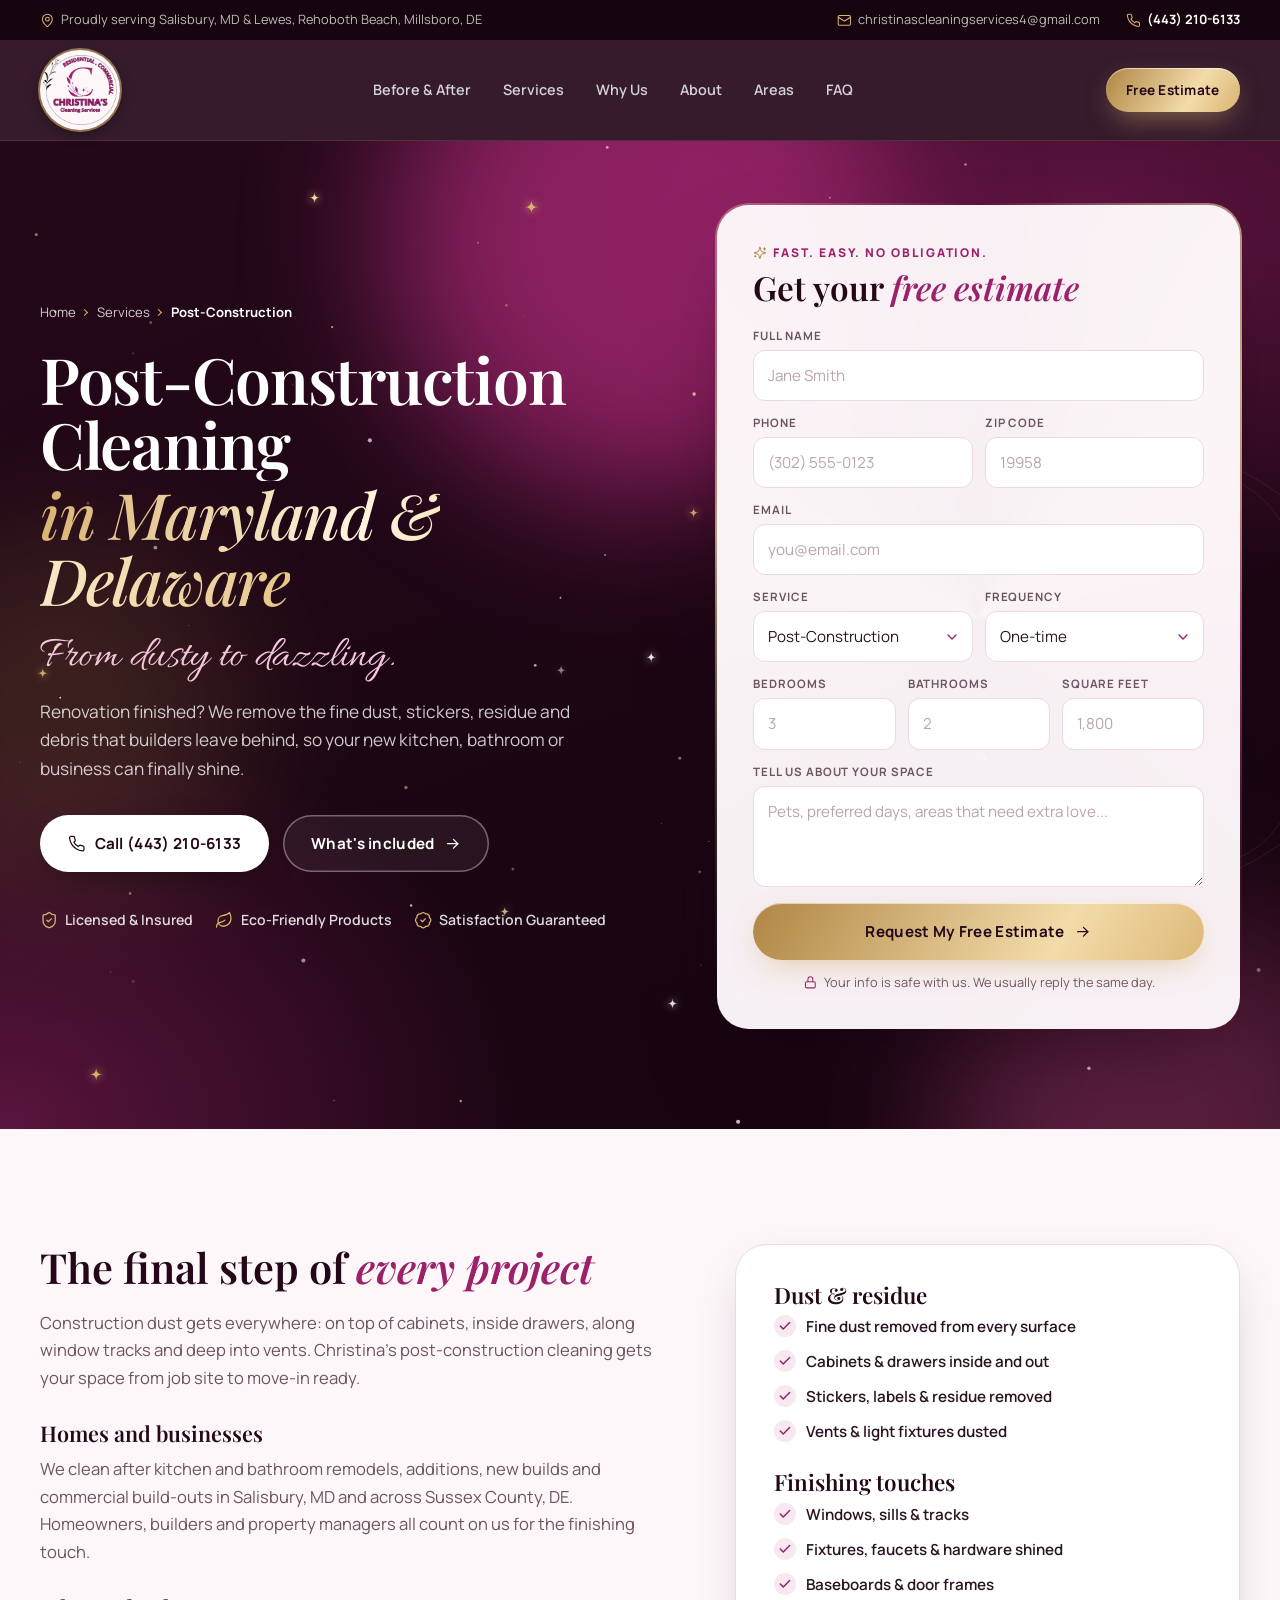
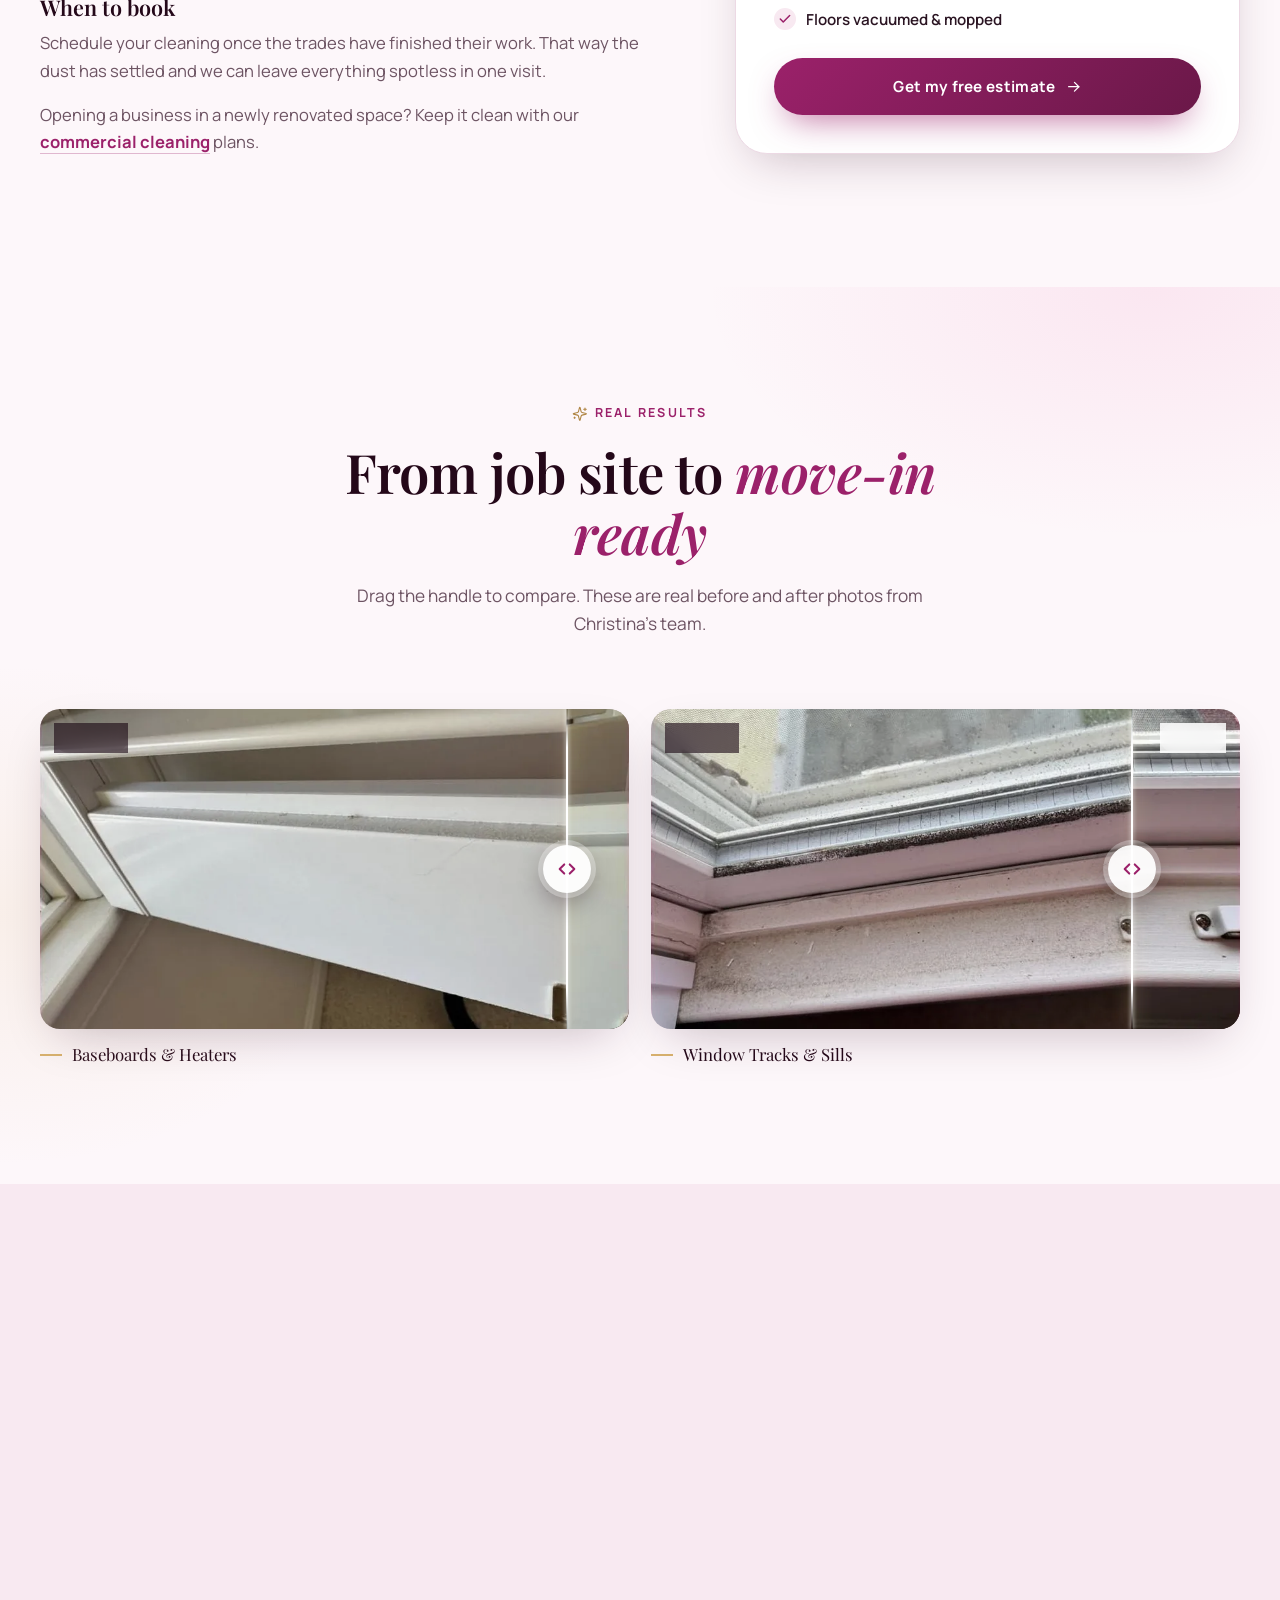
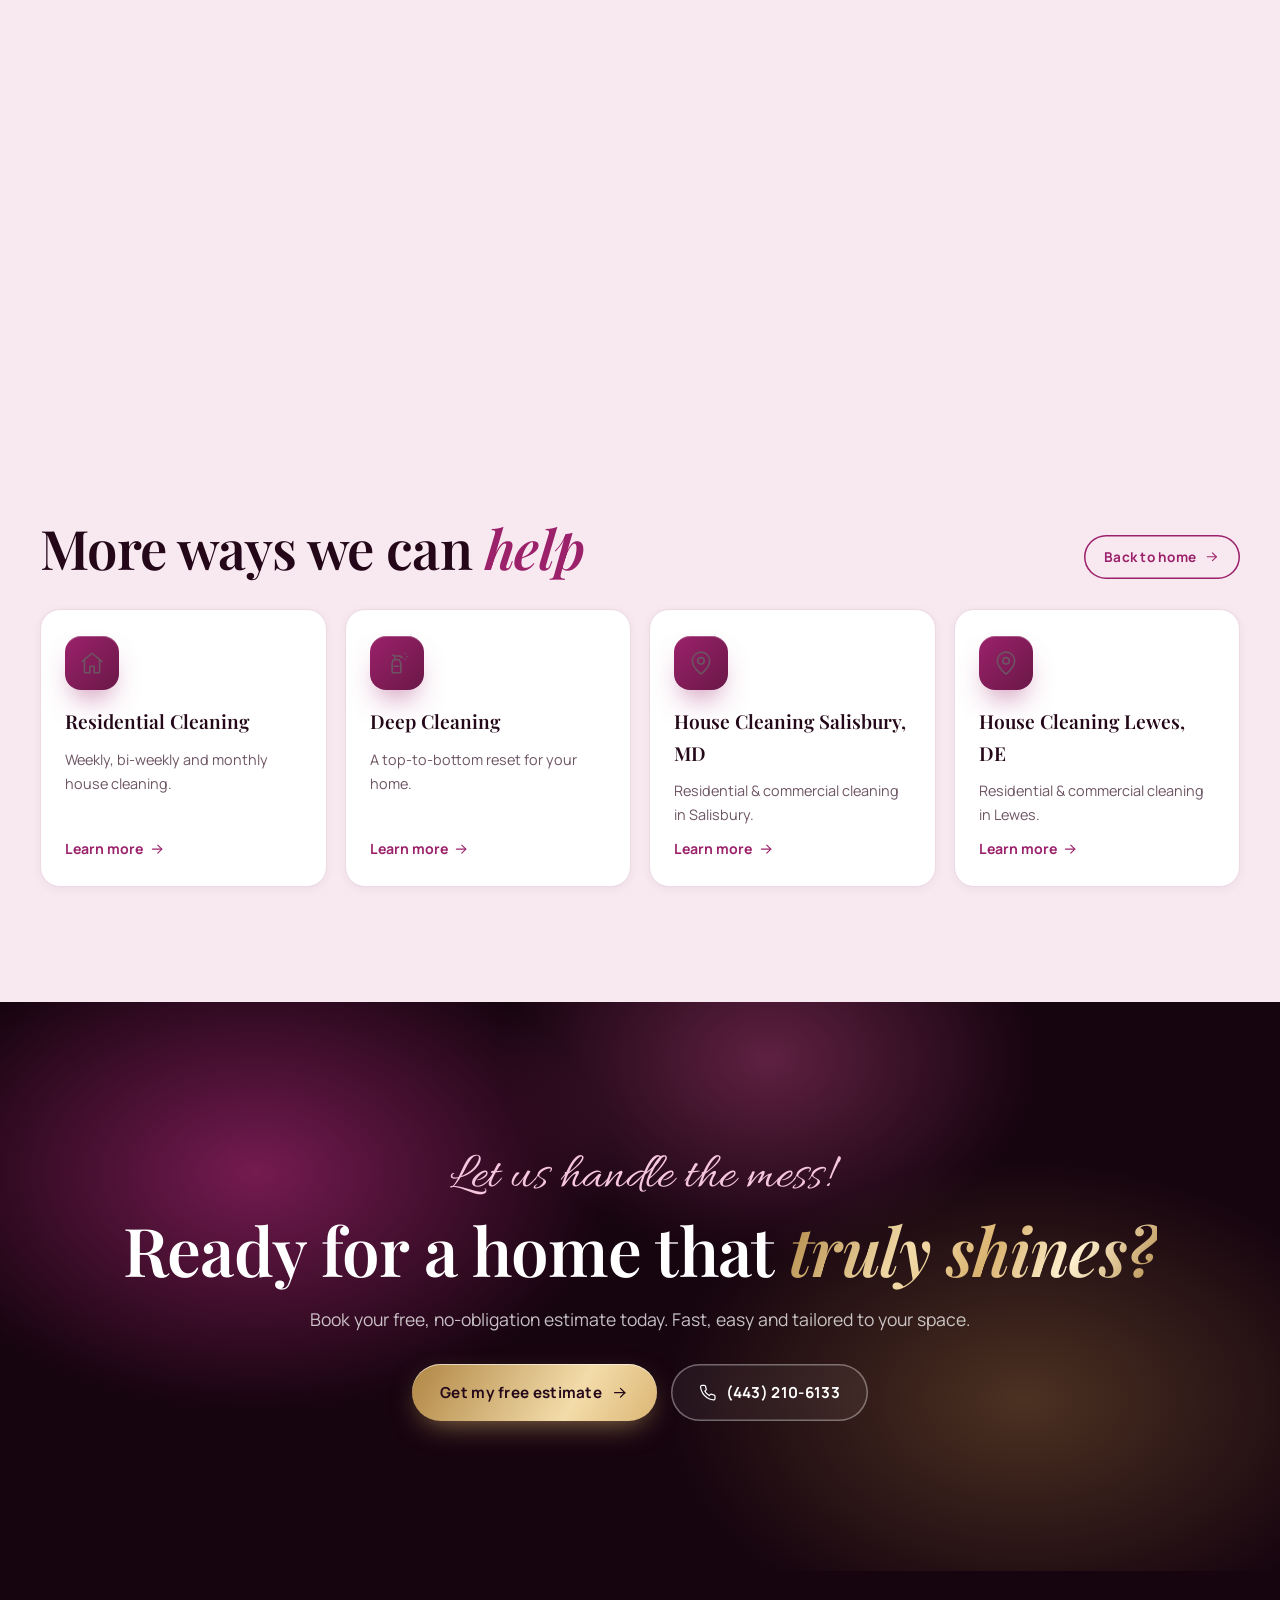
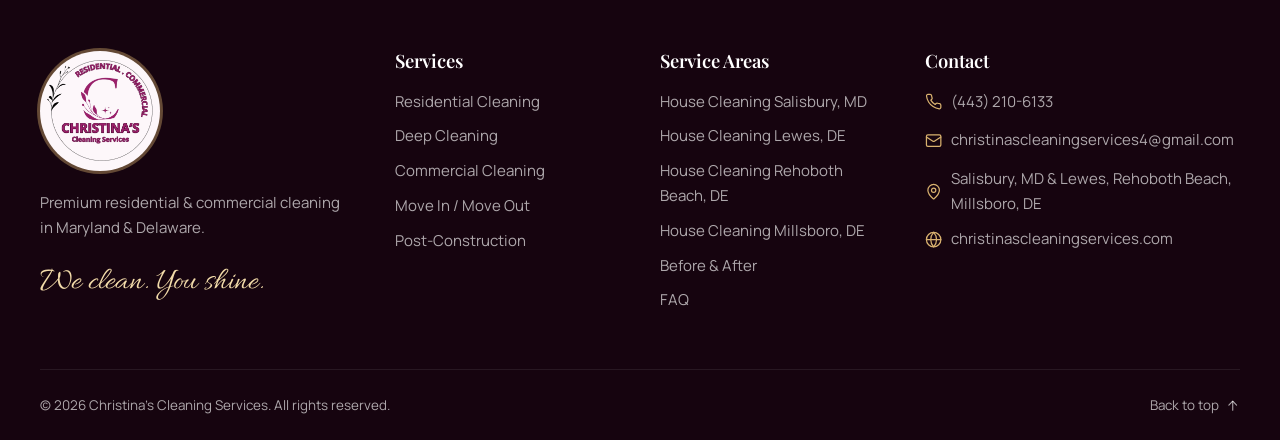
<file: services/post-construction-cleaning/index.html>
<!doctype html>
<html lang="en-US">
<head>
  <meta charset="UTF-8">
  <meta name="viewport" content="width=device-width, initial-scale=1">
  <title>Post-Construction Cleaning Salisbury MD & DE | Christina's</title>
  <meta name="description" content="Post-construction and renovation cleaning in Salisbury, MD and Sussex County, DE. Fine dust, residue and debris removed so your space is move-in ready.">
  <meta name="robots" content="index, follow, max-image-preview:large, max-snippet:-1, max-video-preview:-1">
  <link rel="canonical" href="https://christinascleaningservices.com/services/post-construction-cleaning/">
  <meta name="theme-color" content="#2B0A1F">
  <meta name="geo.region" content="US-MD">
  <meta name="geo.placename" content="Salisbury, Maryland">

  <meta property="og:type" content="website">
  <meta property="og:locale" content="en_US">
  <meta property="og:site_name" content="Christina's Cleaning Services">
  <meta property="og:title" content="Post-Construction Cleaning Salisbury MD &amp; DE | Christina&#x27;s">
  <meta property="og:description" content="Post-construction and renovation cleaning in Salisbury, MD and Sussex County, DE. Fine dust, residue and debris removed so your space is move-in ready.">
  <meta property="og:url" content="https://christinascleaningservices.com/services/post-construction-cleaning/">
  <meta property="og:image" content="https://christinascleaningservices.com/assets/img/og-image.jpg">
  <meta property="og:image:width" content="1200">
  <meta property="og:image:height" content="630">
  <meta name="twitter:card" content="summary_large_image">
  <meta name="twitter:title" content="Post-Construction Cleaning Salisbury MD &amp; DE | Christina&#x27;s">
  <meta name="twitter:description" content="Post-construction and renovation cleaning in Salisbury, MD and Sussex County, DE. Fine dust, residue and debris removed so your space is move-in ready.">
  <meta name="twitter:image" content="https://christinascleaningservices.com/assets/img/og-image.jpg">

  <link rel="icon" type="image/png" href="/assets/img/favicon.png">
  <link rel="apple-touch-icon" href="/assets/img/apple-touch-icon.png">
  <link rel="manifest" href="/site.webmanifest">

  <link rel="preconnect" href="https://fonts.googleapis.com">
  <link rel="preconnect" href="https://fonts.gstatic.com" crossorigin>
  <link href="https://fonts.googleapis.com/css2?family=Playfair+Display:ital,wght@0,500;0,600;0,700;1,500;1,600&family=Manrope:wght@400;500;600;700;800&family=Allura&display=swap" rel="stylesheet">
  <link rel="stylesheet" href="/assets/css/style.css">

  <script type="application/ld+json">
{
  "@context": "https://schema.org",
  "@graph": [
    {
      "@type": "WebPage",
      "@id": "https://christinascleaningservices.com/services/post-construction-cleaning/#webpage",
      "url": "https://christinascleaningservices.com/services/post-construction-cleaning/",
      "name": "Post-Construction Cleaning Salisbury MD & DE | Christina's",
      "description": "Post-construction and renovation cleaning in Salisbury, MD and Sussex County, DE. Fine dust, residue and debris removed so your space is move-in ready.",
      "isPartOf": {
        "@id": "https://christinascleaningservices.com/#website"
      },
      "about": {
        "@id": "https://christinascleaningservices.com/#business"
      },
      "breadcrumb": {
        "@id": "https://christinascleaningservices.com/services/post-construction-cleaning/#breadcrumb"
      },
      "inLanguage": "en-US"
    },
    {
      "@type": "BreadcrumbList",
      "@id": "https://christinascleaningservices.com/services/post-construction-cleaning/#breadcrumb",
      "itemListElement": [
        {
          "@type": "ListItem",
          "position": 1,
          "name": "Home",
          "item": "https://christinascleaningservices.com/"
        },
        {
          "@type": "ListItem",
          "position": 2,
          "name": "Services",
          "item": "https://christinascleaningservices.com/#services"
        },
        {
          "@type": "ListItem",
          "position": 3,
          "name": "Post-Construction",
          "item": "https://christinascleaningservices.com/services/post-construction-cleaning/"
        }
      ]
    },
    {
      "@type": "Service",
      "@id": "https://christinascleaningservices.com/services/post-construction-cleaning/#service",
      "name": "Post-Construction Cleaning",
      "serviceType": "Post-construction cleaning",
      "description": "Post-construction and renovation cleaning in Salisbury, MD and Sussex County, DE. Fine dust, residue and debris removed so your space is move-in ready.",
      "url": "https://christinascleaningservices.com/services/post-construction-cleaning/",
      "provider": {
        "@id": "https://christinascleaningservices.com/#business"
      },
      "areaServed": [
        {
          "@type": "City",
          "name": "Salisbury",
          "containedInPlace": {
            "@type": "AdministrativeArea",
            "name": "Wicomico County, Maryland"
          }
        },
        {
          "@type": "City",
          "name": "Lewes",
          "containedInPlace": {
            "@type": "AdministrativeArea",
            "name": "Sussex County, Delaware"
          }
        },
        {
          "@type": "City",
          "name": "Rehoboth Beach",
          "containedInPlace": {
            "@type": "AdministrativeArea",
            "name": "Sussex County, Delaware"
          }
        },
        {
          "@type": "City",
          "name": "Millsboro",
          "containedInPlace": {
            "@type": "AdministrativeArea",
            "name": "Sussex County, Delaware"
          }
        },
        {
          "@type": "AdministrativeArea",
          "name": "Sussex County, Delaware"
        }
      ]
    },
    {
      "@type": "FAQPage",
      "@id": "https://christinascleaningservices.com/services/post-construction-cleaning/#faq",
      "mainEntity": [
        {
          "@type": "Question",
          "name": "When should I schedule post-construction cleaning?",
          "acceptedAnswer": {
            "@type": "Answer",
            "text": "Once contractors have finished their work, so the dust has settled and everything can be cleaned in one visit."
          }
        },
        {
          "@type": "Question",
          "name": "Do you clean after home renovations?",
          "acceptedAnswer": {
            "@type": "Answer",
            "text": "Yes. We clean after kitchen and bathroom remodels, additions and new builds, as well as commercial build-outs."
          }
        },
        {
          "@type": "Question",
          "name": "Do you work with builders and contractors?",
          "acceptedAnswer": {
            "@type": "Answer",
            "text": "Yes. Builders, contractors and property managers can use our post-construction cleaning to get projects ready for the owner."
          }
        },
        {
          "@type": "Question",
          "name": "How much does post-construction cleaning cost?",
          "acceptedAnswer": {
            "@type": "Answer",
            "text": "It depends on the size of the space and the amount of dust and residue. Request a free estimate on this page or call (443) 210-6133."
          }
        }
      ]
    }
  ]
}
  </script>
</head>
<body class="is-loading" data-page="services-post-construction-cleaning">
<!-- Generated by tools/build_pages.py - edit the data there, not this file. -->

<!-- ============ ICON SPRITE ============ -->
<svg width="0" height="0" style="position:absolute" aria-hidden="true">
  <defs>
    <symbol id="i-home" viewBox="0 0 24 24"><path d="M3 10.5 12 3l9 7.5"/><path d="M5 9v11a1 1 0 0 0 1 1h4v-6h4v6h4a1 1 0 0 0 1-1V9"/></symbol>
    <symbol id="i-building" viewBox="0 0 24 24"><rect x="4" y="2.5" width="16" height="19" rx="1.5"/><path d="M9.5 21.5v-4h5v4"/><path d="M8.5 6.5h.01M12 6.5h.01M15.5 6.5h.01M8.5 10h.01M12 10h.01M15.5 10h.01M8.5 13.5h.01M12 13.5h.01M15.5 13.5h.01"/></symbol>
    <symbol id="i-box" viewBox="0 0 24 24"><path d="M21 8 12 3 3 8v8l9 5 9-5z"/><path d="m3 8 9 5 9-5"/><path d="M12 13v8"/><path d="m7.5 5.5 9 5"/></symbol>
    <symbol id="i-hardhat" viewBox="0 0 24 24"><path d="M2 18a1 1 0 0 0 1 1h18a1 1 0 0 0 1-1v-2a1 1 0 0 0-1-1H3a1 1 0 0 0-1 1z"/><path d="M10 10V5a1 1 0 0 1 1-1h2a1 1 0 0 1 1 1v5"/><path d="M4 15v-3a6 6 0 0 1 6-6"/><path d="M14 6a6 6 0 0 1 6 6v3"/></symbol>
    <symbol id="i-spray" viewBox="0 0 24 24"><path d="M8.5 9h5.5l1.5 3.5V20a1 1 0 0 1-1 1h-6a1 1 0 0 1-1-1v-7.5z"/><path d="M10 9V5.5h4.5l2.5 1.5"/><path d="M10 5.5 8 4.5"/><path d="M19.5 3.5h.01M21.5 6h.01M19.5 8.5h.01"/><path d="M9.5 15h4"/></symbol>
    <symbol id="i-calendar" viewBox="0 0 24 24"><rect x="3" y="4.5" width="18" height="16.5" rx="2"/><path d="M3 9.5h18M8 2.5v4M16 2.5v4"/><path d="m9 15 2 2 4-4"/></symbol>
    <symbol id="i-sparkles" viewBox="0 0 24 24"><path d="M9.94 15.5A2 2 0 0 0 8.5 14.06l-6.14-1.58a.5.5 0 0 1 0-.96L8.5 9.94A2 2 0 0 0 9.94 8.5l1.58-6.14a.5.5 0 0 1 .96 0l1.58 6.14a2 2 0 0 0 1.44 1.44l6.14 1.58a.5.5 0 0 1 0 .96l-6.14 1.58a2 2 0 0 0-1.44 1.44l-1.58 6.14a.5.5 0 0 1-.96 0z"/><path d="M20 3v4M22 5h-4M4 17v2M5 18H3"/></symbol>
    <symbol id="i-shield" viewBox="0 0 24 24"><path d="M20 13c0 5-3.5 7.5-7.66 8.95a1 1 0 0 1-.67-.01C7.5 20.5 4 18 4 13V6a1 1 0 0 1 1-1c2 0 4.5-1.2 6.24-2.72a1.17 1.17 0 0 1 1.52 0C14.51 3.81 17 5 19 5a1 1 0 0 1 1 1z"/><path d="m9 12 2 2 4-4"/></symbol>
    <symbol id="i-users" viewBox="0 0 24 24"><path d="M16 21v-2a4 4 0 0 0-4-4H6a4 4 0 0 0-4 4v2"/><circle cx="9" cy="7" r="4"/><path d="M22 21v-2a4 4 0 0 0-3-3.87"/><path d="M16 3.13a4 4 0 0 1 0 7.75"/></symbol>
    <symbol id="i-leaf" viewBox="0 0 24 24"><path d="M11 20A7 7 0 0 1 9.8 6.1C15.5 5 17 4.48 19 2c1 2 2 4.18 2 8 0 5.5-4.78 10-10 10Z"/><path d="M2 21c0-3 1.85-5.36 5.08-6C9.5 14.52 12 13 13 12"/></symbol>
    <symbol id="i-gem" viewBox="0 0 24 24"><path d="M6 3h12l4 6-10 13L2 9Z"/><path d="M11 3 8 9l4 13 4-13-3-6"/><path d="M2 9h20"/></symbol>
    <symbol id="i-badge" viewBox="0 0 24 24"><path d="M3.85 8.62a4 4 0 0 1 4.78-4.77 4 4 0 0 1 6.74 0 4 4 0 0 1 4.78 4.78 4 4 0 0 1 0 6.74 4 4 0 0 1-4.77 4.78 4 4 0 0 1-6.75 0 4 4 0 0 1-4.78-4.77 4 4 0 0 1 0-6.76Z"/><path d="m9 12 2 2 4-4"/></symbol>
    <symbol id="i-clock" viewBox="0 0 24 24"><circle cx="12" cy="12" r="9.5"/><path d="M12 6.5V12l3.5 2"/></symbol>
    <symbol id="i-phone" viewBox="0 0 24 24"><path d="M22 16.92v3a2 2 0 0 1-2.18 2 19.79 19.79 0 0 1-8.63-3.07 19.5 19.5 0 0 1-6-6 19.79 19.79 0 0 1-3.07-8.67A2 2 0 0 1 4.11 2h3a2 2 0 0 1 2 1.72c.13.96.36 1.9.7 2.81a2 2 0 0 1-.45 2.11L8.09 9.91a16 16 0 0 0 6 6l1.27-1.27a2 2 0 0 1 2.11-.45c.91.34 1.85.57 2.81.7A2 2 0 0 1 22 16.92z"/></symbol>
    <symbol id="i-mail" viewBox="0 0 24 24"><rect x="2" y="4" width="20" height="16" rx="2"/><path d="m22 7-8.97 5.7a1.94 1.94 0 0 1-2.06 0L2 7"/></symbol>
    <symbol id="i-pin" viewBox="0 0 24 24"><path d="M20 10c0 5-5.54 10.19-7.4 11.8a1 1 0 0 1-1.2 0C9.54 20.19 4 15 4 10a8 8 0 0 1 16 0"/><circle cx="12" cy="10" r="3"/></symbol>
    <symbol id="i-globe" viewBox="0 0 24 24"><circle cx="12" cy="12" r="10"/><path d="M12 2a14.5 14.5 0 0 0 0 20 14.5 14.5 0 0 0 0-20"/><path d="M2 12h20"/></symbol>
    <symbol id="i-arrow" viewBox="0 0 24 24"><path d="M5 12h14"/><path d="m13 6 6 6-6 6"/></symbol>
    <symbol id="i-check" viewBox="0 0 24 24"><path d="M20 6 9 17l-5-5"/></symbol>
    <symbol id="i-plus" viewBox="0 0 24 24"><path d="M12 5v14M5 12h14"/></symbol>
    <symbol id="i-message" viewBox="0 0 24 24"><path d="M21 15a2 2 0 0 1-2 2H7l-4 4V5a2 2 0 0 1 2-2h14a2 2 0 0 1 2 2z"/><path d="M8 9h8M8 13h5"/></symbol>
    <symbol id="i-sofa" viewBox="0 0 24 24"><path d="M20 9V6a2 2 0 0 0-2-2H6a2 2 0 0 0-2 2v3"/><path d="M2 16a2 2 0 0 0 2 2h16a2 2 0 0 0 2-2v-5a2 2 0 0 0-4 0v1.5a.5.5 0 0 1-.5.5h-11a.5.5 0 0 1-.5-.5V11a2 2 0 0 0-4 0z"/><path d="M4 18v2M20 18v2"/></symbol>
    <symbol id="i-drag" viewBox="0 0 24 24"><path d="m9 7-5 5 5 5"/><path d="m15 7 5 5-5 5"/></symbol>
    <symbol id="i-lock" viewBox="0 0 24 24"><rect x="4" y="11" width="16" height="10" rx="2"/><path d="M8 11V7a4 4 0 0 1 8 0v4"/></symbol>
    <symbol id="i-star" viewBox="0 0 24 24"><path d="M12 0c.6 6.6 5.4 11.4 12 12-6.6.6-11.4 5.4-12 12-.6-6.6-5.4-11.4-12-12C6.6 11.4 11.4 6.6 12 0Z"/></symbol>
    <symbol id="i-menu" viewBox="0 0 24 24"><path d="M4 7h16M4 12h16M4 17h10"/></symbol>
    <symbol id="i-close" viewBox="0 0 24 24"><path d="M18 6 6 18M6 6l12 12"/></symbol>
    <symbol id="i-crown" viewBox="0 0 24 24"><path d="M11.56 3.27a.5.5 0 0 1 .88 0l2.95 5.6a1 1 0 0 0 1.52.29l4.27-3.66a.5.5 0 0 1 .8.52l-2.83 10.25a1 1 0 0 1-.96.73H5.81a1 1 0 0 1-.96-.73L2.02 6.02a.5.5 0 0 1 .8-.52l4.27 3.66a1 1 0 0 0 1.52-.29z"/><path d="M5 21h14"/></symbol>
  </defs>
</svg>

<a class="skip-link" href="#main">Skip to content</a>

<!-- ============ TOP BAR ============ -->
<div class="topbar">
  <div class="container topbar__inner">
    <p class="topbar__item"><svg class="i"><use href="#i-pin"/></svg> Proudly serving Salisbury, MD &amp; Lewes, Rehoboth Beach, Millsboro, DE</p>
    <div class="topbar__links">
      <a href="mailto:christinascleaningservices4@gmail.com" class="topbar__item"><svg class="i"><use href="#i-mail"/></svg> christinascleaningservices4@gmail.com</a>
      <a href="tel:+14432106133" class="topbar__item topbar__item--strong"><svg class="i"><use href="#i-phone"/></svg> (443) 210-6133</a>
    </div>
  </div>
</div>

<!-- ============ HEADER ============ -->
<header class="header" id="top">
  <div class="container header__inner">
    <a href="/" class="brand" aria-label="Christina's Cleaning Services - home">
      <span class="brand__badge"><img src="/assets/img/logo.webp" alt="Christina's Cleaning Services" width="100" height="96" fetchpriority="high"></span>
    </a>

    <nav class="nav" id="nav" aria-label="Main">
      <a href="/#results">Before &amp; After</a>
      <a href="/#services">Services</a>
      <a href="/#why">Why Us</a>
      <a href="/#about">About</a>
      <a href="/#areas">Areas</a>
      <a href="/#faq">FAQ</a>
      <a href="tel:+14432106133" class="nav__phone"><svg class="i"><use href="#i-phone"/></svg> (443) 210-6133</a>
    </nav>

    <div class="header__actions">
      <a href="#estimate" class="btn btn--gold btn--sm magnetic"><span>Free Estimate</span></a>
      <button class="burger" id="burger" aria-label="Open menu" aria-expanded="false" aria-controls="nav">
        <svg class="i i--open"><use href="#i-menu"/></svg>
        <svg class="i i--close"><use href="#i-close"/></svg>
      </button>
    </div>
  </div>
</header>

<main id="main">

<section class="hero hero--page" id="estimate">
  <canvas class="hero__sparkles" id="sparkles" aria-hidden="true"></canvas>
  <div class="hero__aurora" aria-hidden="true"><span></span><span></span><span></span></div>
  <div class="hero__monogram" aria-hidden="true">C</div>

  <div class="container hero__grid">
    <div class="hero__copy">
      <nav class="breadcrumb" aria-label="Breadcrumb" data-hero>
        <ol>
          <li><a href="/">Home</a></li>
          <li><a href="/#services">Services</a></li>
          <li><span aria-current="page">Post-Construction</span></li>
        </ol>
      </nav>
      <h1 class="hero__title">
        <span class="line"><span data-hero>Post-Construction Cleaning</span></span>
        <span class="line"><span data-hero><em class="shimmer">in Maryland &amp; Delaware</em></span></span>
      </h1>
      <p class="hero__script" data-hero>From dusty to dazzling.</p>
      <p class="hero__lead" data-hero>Renovation finished? We remove the fine dust, stickers, residue and debris that builders leave behind, so your new kitchen, bathroom or business can finally shine.</p>
      <div class="hero__ctas" data-hero>
        <a href="tel:+14432106133" class="btn btn--light magnetic"><svg class="i"><use href="#i-phone"/></svg><span>Call (443) 210-6133</span></a>
        <a href="#details" class="btn btn--ghost magnetic"><span>What's included</span><svg class="i"><use href="#i-arrow"/></svg></a>
      </div>
      <ul class="hero__trust" data-hero>
        <li><svg class="i"><use href="#i-shield"/></svg> Licensed &amp; Insured</li>
        <li><svg class="i"><use href="#i-leaf"/></svg> Eco-Friendly Products</li>
        <li><svg class="i"><use href="#i-badge"/></svg> Satisfaction Guaranteed</li>
      </ul>
    </div>

    <!-- Estimate form -->
    <div class="quote" data-hero>
      <div class="quote__glow" aria-hidden="true"></div>
      <div class="quote__card">
        <div class="quote__head">
          <p class="quote__kicker"><svg class="i"><use href="#i-sparkles"/></svg> Fast. Easy. No obligation.</p>
          <h2 class="quote__title">Get your <em>free estimate</em></h2>
        </div>

        <form class="form" id="quote-form" novalidate data-default-service="Post-Construction"
              data-endpoint="https://formsubmit.co/ajax/christinascleaningservices4@gmail.com">
          <input type="text" name="_honey" class="hp" tabindex="-1" autocomplete="off" aria-hidden="true">
          <input type="hidden" name="_subject" value="New estimate request - Christina's Cleaning website">
          <input type="hidden" name="_template" value="table">

          <div class="form__grid">
            <label class="field field--full">
              <span class="field__label">Full name</span>
              <input type="text" name="name" autocomplete="name" required placeholder="Jane Smith">
            </label>
            <label class="field">
              <span class="field__label">Phone</span>
              <input type="tel" name="phone" autocomplete="tel" required placeholder="(302) 555-0123" inputmode="tel">
            </label>
            <label class="field">
              <span class="field__label">ZIP code</span>
              <input type="text" name="zip" autocomplete="postal-code" required placeholder="19958" inputmode="numeric" maxlength="10">
            </label>
            <label class="field field--full">
              <span class="field__label">Email</span>
              <input type="email" name="email" autocomplete="email" required placeholder="you@email.com">
            </label>
            <label class="field">
              <span class="field__label">Service</span>
              <select name="service" required>
                <option value="" disabled selected>Choose one</option>
                <option>Residential Cleaning</option>
                <option>Deep Cleaning</option>
                <option>Commercial Cleaning</option>
                <option>Move In / Move Out</option>
                <option>Post-Construction</option>
                <option>Other</option>
              </select>
            </label>
            <label class="field">
              <span class="field__label">Frequency</span>
              <select name="frequency">
                <option>One-time</option>
                <option>Weekly</option>
                <option>Bi-weekly</option>
                <option>Monthly</option>
                <option>Daily (commercial)</option>
              </select>
            </label>
            <div class="field-row">
              <label class="field">
                <span class="field__label">Bedrooms</span>
                <input type="number" name="bedrooms" min="0" max="20" placeholder="3" inputmode="numeric">
              </label>
              <label class="field">
                <span class="field__label">Bathrooms</span>
                <input type="number" name="bathrooms" min="0" max="20" step="0.5" placeholder="2" inputmode="decimal">
              </label>
              <label class="field">
                <span class="field__label">Square feet</span>
                <input type="text" name="sqft" placeholder="1,800" inputmode="numeric" maxlength="9" autocomplete="off">
              </label>
            </div>
            <label class="field field--full">
              <span class="field__label">Tell us about your space</span>
              <textarea name="details" rows="3" placeholder="Pets, preferred days, areas that need extra love..."></textarea>
            </label>
          </div>

          <button type="submit" class="btn btn--gold btn--block magnetic">
            <span class="btn__label">Request My Free Estimate</span>
            <svg class="i"><use href="#i-arrow"/></svg>
          </button>
          <p class="form__note"><svg class="i"><use href="#i-lock"/></svg> Your info is safe with us. We usually reply the same day.</p>
          <p class="form__error" role="alert" hidden></p>
        </form>

        <div class="form__success" hidden>
          <div class="success__icon"><svg class="i"><use href="#i-check"/></svg></div>
          <h3>Thank you!</h3>
          <p>Your request is in. Christina will reach out shortly with your free estimate.</p>
          <a href="tel:+14432106133" class="btn btn--ghost-dark btn--sm"><svg class="i"><use href="#i-phone"/></svg><span>Need it faster? Call us</span></a>
        </div>
      </div>
    </div>
      </div>
</section>

<section class="section detail" id="details">
  <div class="container detail__grid">
    <div class="prose" data-reveal>
      <h2>The final step of <em>every project</em></h2>
      <p>Construction dust gets everywhere: on top of cabinets, inside drawers, along window tracks and deep into vents. Christina's post-construction cleaning gets your space from job site to move-in ready.</p>
      <h3>Homes and businesses</h3>
      <p>We clean after kitchen and bathroom remodels, additions, new builds and commercial build-outs in Salisbury, MD and across Sussex County, DE. Homeowners, builders and property managers all count on us for the finishing touch.</p>
      <h3>When to book</h3>
      <p>Schedule your cleaning once the trades have finished their work. That way the dust has settled and we can leave everything spotless in one visit.</p>
      <p>Opening a business in a newly renovated space? Keep it clean with our <a href="/services/commercial-cleaning/">commercial cleaning</a> plans.</p>
    </div>
    <aside class="checklist" data-reveal style="--d:.1s" aria-label="What's included">
        <h3>Dust &amp; residue</h3>
        <ul>
          <li><svg class="i"><use href="#i-check"/></svg> Fine dust removed from every surface</li>
          <li><svg class="i"><use href="#i-check"/></svg> Cabinets &amp; drawers inside and out</li>
          <li><svg class="i"><use href="#i-check"/></svg> Stickers, labels &amp; residue removed</li>
          <li><svg class="i"><use href="#i-check"/></svg> Vents &amp; light fixtures dusted</li>
        </ul>
        <h3>Finishing touches</h3>
        <ul>
          <li><svg class="i"><use href="#i-check"/></svg> Windows, sills &amp; tracks</li>
          <li><svg class="i"><use href="#i-check"/></svg> Fixtures, faucets &amp; hardware shined</li>
          <li><svg class="i"><use href="#i-check"/></svg> Baseboards &amp; door frames</li>
          <li><svg class="i"><use href="#i-check"/></svg> Floors vacuumed &amp; mopped</li>
        </ul>
        <a href="#estimate" class="btn btn--plum magnetic"><span>Get my free estimate</span><svg class="i"><use href="#i-arrow"/></svg></a>
    </aside>
  </div>
</section>

<section class="section results">
  <div class="container">
    <header class="section-head" data-reveal>
      <p class="eyebrow"><svg class="i"><use href="#i-sparkles"/></svg> Real results</p>
      <h2 class="section-title">From job site to <em>move-in ready</em></h2>
      <p class="section-lead">Drag the handle to compare. These are real before and after photos from Christina's team.</p>
    </header>
    <div class="ba-row">
      <figure class="ba" data-reveal>
        <div class="compare" data-compare tabindex="0" role="slider" aria-label="Baseboards &amp; Heaters before and after" aria-valuemin="0" aria-valuemax="100" aria-valuenow="50">
          <img class="compare__img compare__before" src="/assets/img/results/baseboard-before.webp" alt="Dusty baseboard heater before cleaning" loading="lazy" width="907" height="531">
          <img class="compare__img compare__after" src="/assets/img/results/baseboard-after.webp" alt="Dust-free baseboard heater after cleaning by Christina's Cleaning Services" loading="lazy" width="907" height="531">
          <span class="compare__tag compare__tag--before">Before</span>
          <span class="compare__tag compare__tag--after">After</span>
          <span class="compare__handle"><span class="compare__knob"><svg class="i"><use href="#i-drag"/></svg></span></span>
        </div>
        <figcaption>Baseboards &amp; Heaters</figcaption>
      </figure>
      <figure class="ba" data-reveal style="--d:.1s">
        <div class="compare" data-compare tabindex="0" role="slider" aria-label="Window Tracks &amp; Sills before and after" aria-valuemin="0" aria-valuemax="100" aria-valuenow="50">
          <img class="compare__img compare__before" src="/assets/img/results/window-before.webp" alt="Window sill full of dirt and debris before cleaning" loading="lazy" width="907" height="531">
          <img class="compare__img compare__after" src="/assets/img/results/window-after.webp" alt="Clean window sill after cleaning by Christina's Cleaning Services" loading="lazy" width="907" height="531">
          <span class="compare__tag compare__tag--before">Before</span>
          <span class="compare__tag compare__tag--after">After</span>
          <span class="compare__handle"><span class="compare__knob"><svg class="i"><use href="#i-drag"/></svg></span></span>
        </div>
        <figcaption>Window Tracks &amp; Sills</figcaption>
      </figure>
    </div>
  </div>
</section>

<section class="section faq">
  <div class="container faq__inner">
    <header class="section-head" data-reveal>
      <p class="eyebrow"><svg class="i"><use href="#i-message"/></svg> Good questions</p>
      <h2 class="section-title">Post-construction <em>questions</em></h2>
    </header>
    <div class="faq__list" data-reveal>
      <details class="qa" open>
        <summary>When should I schedule post-construction cleaning?<span class="qa__icon"><svg class="i"><use href="#i-plus"/></svg></span></summary>
        <div class="qa__body"><p>Once contractors have finished their work, so the dust has settled and everything can be cleaned in one visit.</p></div>
      </details>
      <details class="qa">
        <summary>Do you clean after home renovations?<span class="qa__icon"><svg class="i"><use href="#i-plus"/></svg></span></summary>
        <div class="qa__body"><p>Yes. We clean after kitchen and bathroom remodels, additions and new builds, as well as commercial build-outs.</p></div>
      </details>
      <details class="qa">
        <summary>Do you work with builders and contractors?<span class="qa__icon"><svg class="i"><use href="#i-plus"/></svg></span></summary>
        <div class="qa__body"><p>Yes. Builders, contractors and property managers can use our post-construction cleaning to get projects ready for the owner.</p></div>
      </details>
      <details class="qa">
        <summary>How much does post-construction cleaning cost?<span class="qa__icon"><svg class="i"><use href="#i-plus"/></svg></span></summary>
        <div class="qa__body"><p>It depends on the size of the space and the amount of dust and residue. Request a free estimate on this page or call (443) 210-6133.</p></div>
      </details>
    </div>
  </div>
</section>

<section class="section related">
  <div class="container">
    <div class="related__head" data-reveal>
      <h2 class="section-title">More ways we can <em>help</em></h2>
      <a href="/" class="btn btn--ghost-dark btn--sm"><span>Back to home</span><svg class="i"><use href="#i-arrow"/></svg></a>
    </div>
    <div class="related__grid">
      <a class="related__card" href="/services/residential-cleaning/" data-reveal>
        <span class="svc__icon"><svg class="i"><use href="#i-home"/></svg></span>
        <strong>Residential Cleaning</strong>
        <span>Weekly, bi-weekly and monthly house cleaning.</span>
        <em>Learn more <svg class="i"><use href="#i-arrow"/></svg></em>
      </a>
      <a class="related__card" href="/services/deep-cleaning/" data-reveal>
        <span class="svc__icon"><svg class="i"><use href="#i-spray"/></svg></span>
        <strong>Deep Cleaning</strong>
        <span>A top-to-bottom reset for your home.</span>
        <em>Learn more <svg class="i"><use href="#i-arrow"/></svg></em>
      </a>
      <a class="related__card" href="/areas/salisbury-md/" data-reveal>
        <span class="svc__icon"><svg class="i"><use href="#i-pin"/></svg></span>
        <strong>House Cleaning Salisbury, MD</strong>
        <span>Residential &amp; commercial cleaning in Salisbury.</span>
        <em>Learn more <svg class="i"><use href="#i-arrow"/></svg></em>
      </a>
      <a class="related__card" href="/areas/lewes-de/" data-reveal>
        <span class="svc__icon"><svg class="i"><use href="#i-pin"/></svg></span>
        <strong>House Cleaning Lewes, DE</strong>
        <span>Residential &amp; commercial cleaning in Lewes.</span>
        <em>Learn more <svg class="i"><use href="#i-arrow"/></svg></em>
      </a>
    </div>
  </div>
</section>

<!-- ============ FINAL CTA ============ -->
<section class="cta-final">
  <div class="cta-final__bg" aria-hidden="true"></div>
  <div class="container cta-final__inner" data-reveal>
    <p class="cta-final__script">Let us handle the mess!</p>
    <h2>Ready for a home that <em>truly shines?</em></h2>
    <p>Book your free, no-obligation estimate today. Fast, easy and tailored to your space.</p>
    <div class="cta-final__actions">
      <a href="#estimate" class="btn btn--gold magnetic"><span>Get my free estimate</span><svg class="i"><use href="#i-arrow"/></svg></a>
      <a href="tel:+14432106133" class="btn btn--ghost magnetic"><svg class="i"><use href="#i-phone"/></svg><span>(443) 210-6133</span></a>
    </div>
  </div>
</section>

</main>

<!-- ============ FOOTER ============ -->
<footer class="footer">
  <div class="container footer__grid">
    <div class="footer__brand">
      <span class="footer__badge"><img src="/assets/img/logo.webp" alt="Christina's Cleaning Services logo" width="120" height="115" loading="lazy"></span>
      <p>Premium residential &amp; commercial cleaning in Maryland &amp; Delaware.</p>
      <p class="footer__script">We clean. You shine.</p>
    </div>
    <nav aria-label="Services">
      <h4>Services</h4>
      <ul>
        <li><a href="/services/residential-cleaning/">Residential Cleaning</a></li>
        <li><a href="/services/deep-cleaning/">Deep Cleaning</a></li>
        <li><a href="/services/commercial-cleaning/">Commercial Cleaning</a></li>
        <li><a href="/services/move-in-move-out-cleaning/">Move In / Move Out</a></li>
        <li><a href="/services/post-construction-cleaning/">Post-Construction</a></li>
      </ul>
    </nav>
    <nav aria-label="Service areas">
      <h4>Service Areas</h4>
      <ul>
        <li><a href="/areas/salisbury-md/">House Cleaning Salisbury, MD</a></li>
        <li><a href="/areas/lewes-de/">House Cleaning Lewes, DE</a></li>
        <li><a href="/areas/rehoboth-beach-de/">House Cleaning Rehoboth Beach, DE</a></li>
        <li><a href="/areas/millsboro-de/">House Cleaning Millsboro, DE</a></li>
        <li><a href="/#results">Before &amp; After</a></li>
        <li><a href="/#faq">FAQ</a></li>
      </ul>
    </nav>
    <div>
      <h4>Contact</h4>
      <ul class="footer__contact">
        <li><a href="tel:+14432106133"><svg class="i"><use href="#i-phone"/></svg> (443) 210-6133</a></li>
        <li><a href="mailto:christinascleaningservices4@gmail.com"><svg class="i"><use href="#i-mail"/></svg> christinascleaningservices4@gmail.com</a></li>
        <li><span><svg class="i"><use href="#i-pin"/></svg> Salisbury, MD &amp; Lewes, Rehoboth Beach, Millsboro, DE</span></li>
        <li><a href="https://christinascleaningservices.com"><svg class="i"><use href="#i-globe"/></svg> christinascleaningservices.com</a></li>
      </ul>
    </div>
  </div>
  <div class="container footer__bottom">
    <p>&copy; <span id="year">2026</span> Christina's Cleaning Services. All rights reserved.</p>
    <a href="#top" class="footer__top">Back to top <svg class="i"><use href="#i-arrow"/></svg></a>
  </div>
</footer>

<!-- Mobile sticky action bar -->
<div class="mobile-bar">
  <a href="tel:+14432106133" class="mobile-bar__call"><svg class="i"><use href="#i-phone"/></svg> Call</a>
  <a href="#estimate" class="mobile-bar__quote"><svg class="i"><use href="#i-sparkles"/></svg> Free Estimate</a>
</div>

<script src="/assets/js/main.js" defer></script>
</body>
</html>
</file>
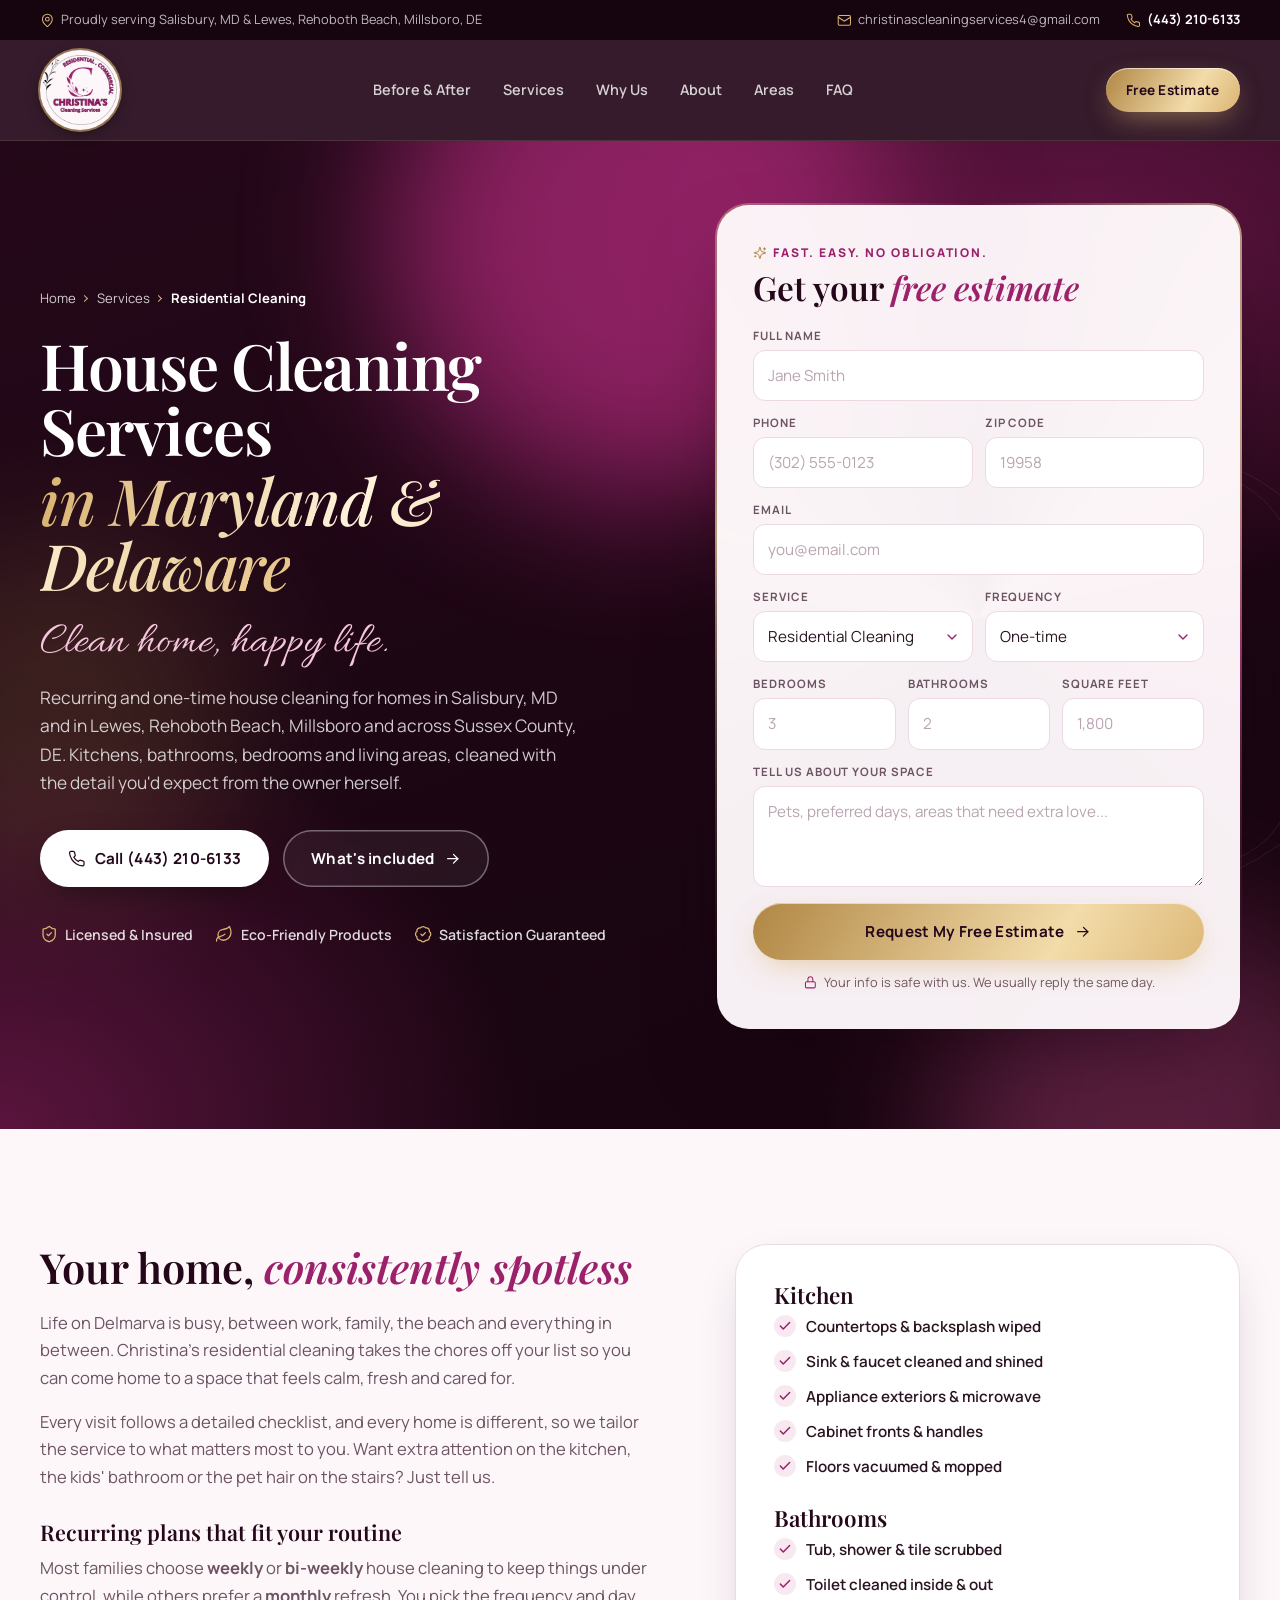
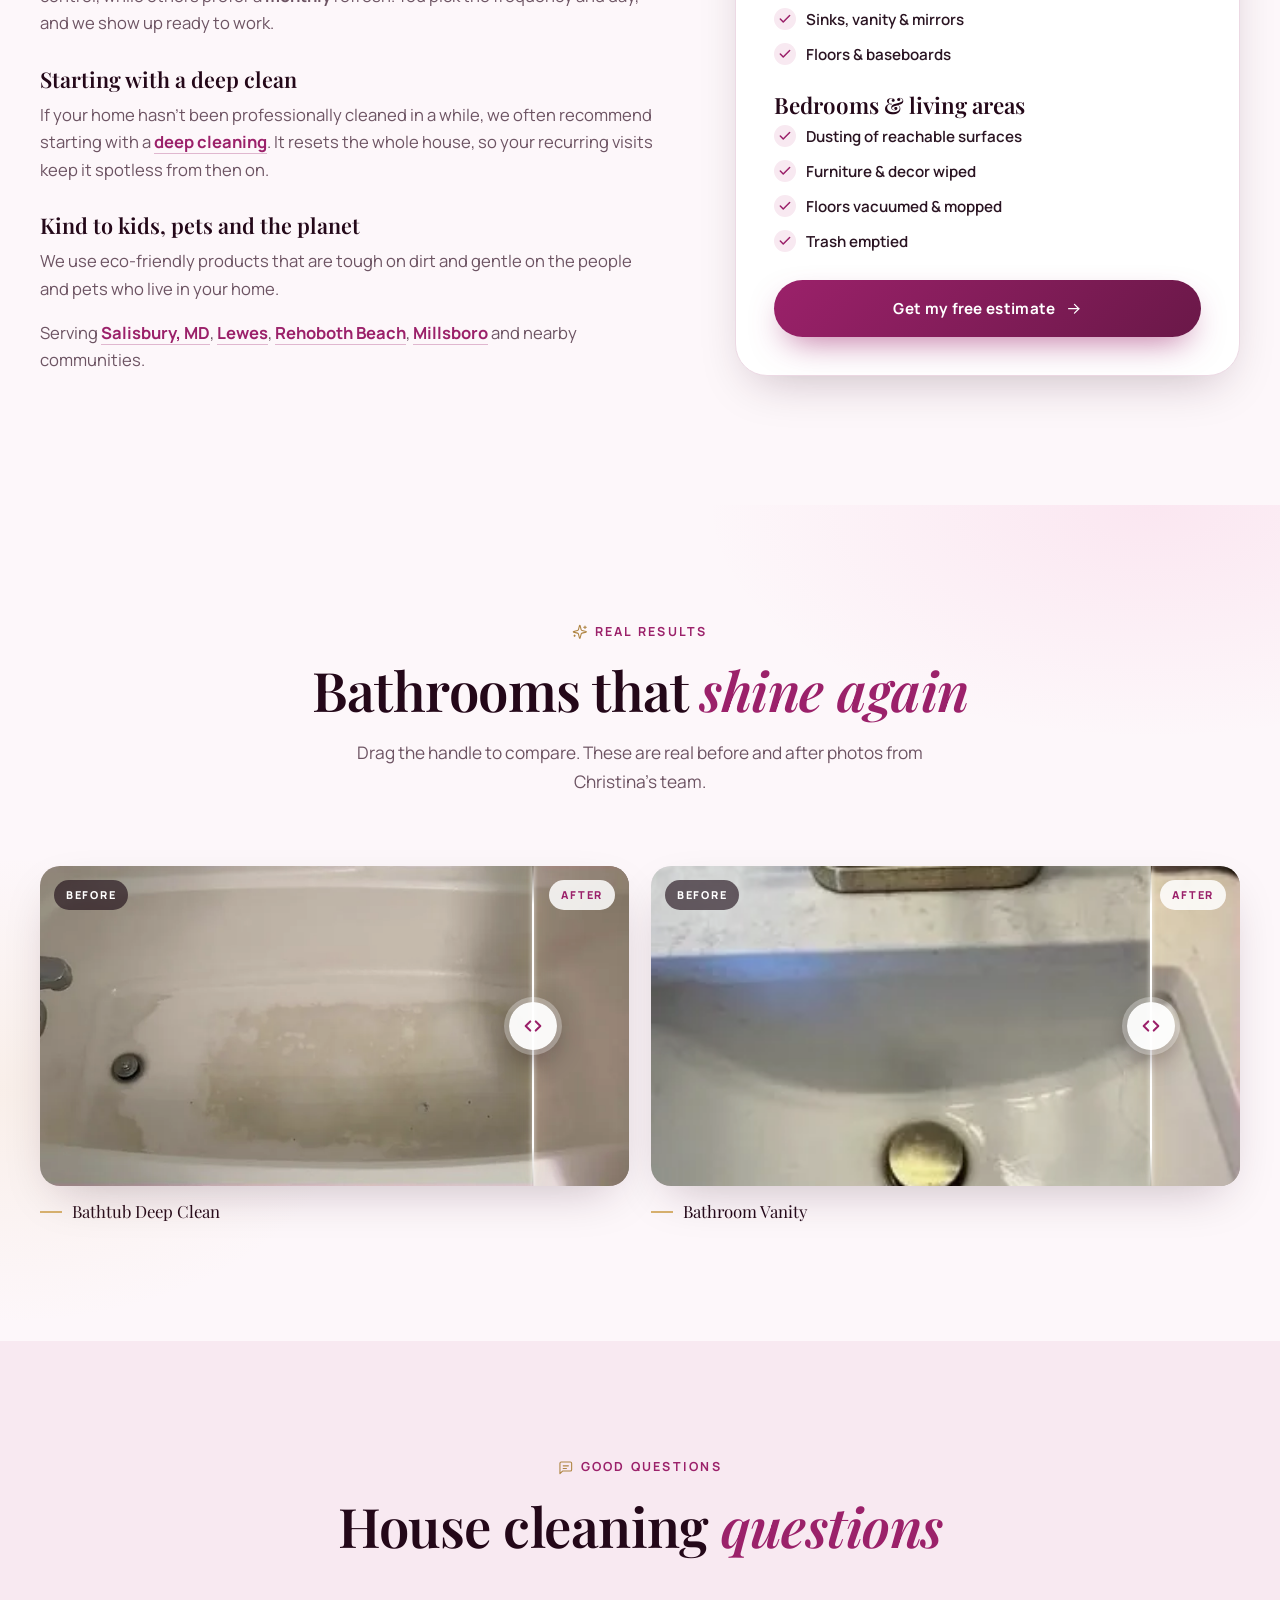
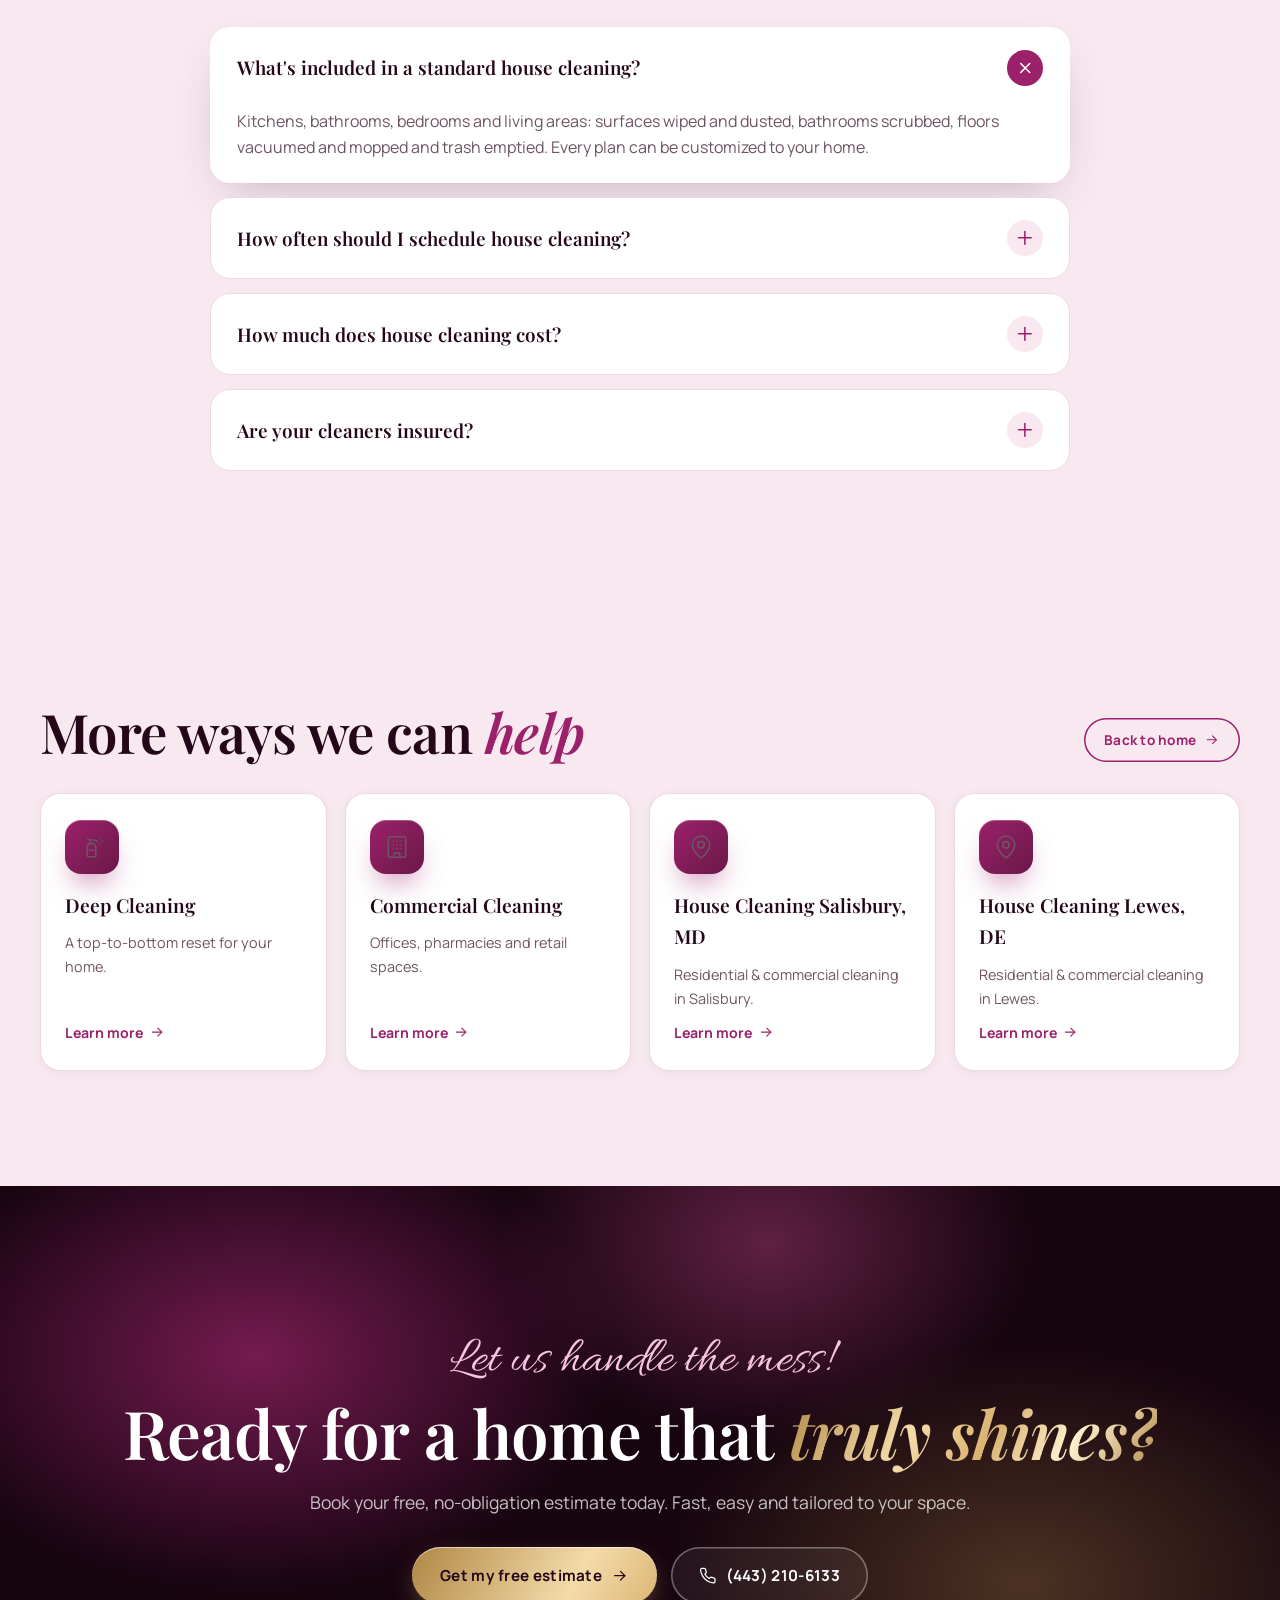
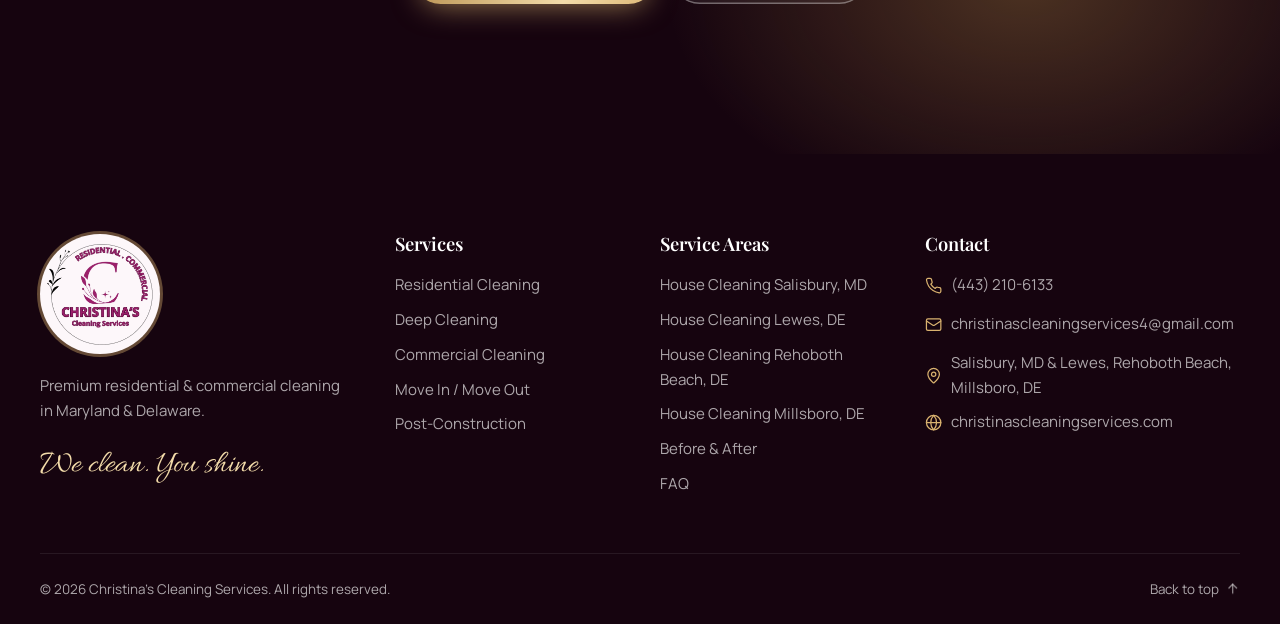
<file: services/residential-cleaning/index.html>
<!doctype html>
<html lang="en-US">
<head>
  <meta charset="UTF-8">
  <meta name="viewport" content="width=device-width, initial-scale=1">
  <title>Residential Cleaning Salisbury MD & Sussex DE | Christina's</title>
  <meta name="description" content="Weekly, bi-weekly &amp; monthly house cleaning in Salisbury, MD and Lewes, Rehoboth Beach &amp; Millsboro, DE. Insured, detail-oriented team. Free estimate.">
  <meta name="robots" content="index, follow, max-image-preview:large, max-snippet:-1, max-video-preview:-1">
  <link rel="canonical" href="https://christinascleaningservices.com/services/residential-cleaning/">
  <meta name="theme-color" content="#2B0A1F">
  <meta name="geo.region" content="US-MD">
  <meta name="geo.placename" content="Salisbury, Maryland">

  <meta property="og:type" content="website">
  <meta property="og:locale" content="en_US">
  <meta property="og:site_name" content="Christina's Cleaning Services">
  <meta property="og:title" content="Residential Cleaning Salisbury MD &amp; Sussex DE | Christina&#x27;s">
  <meta property="og:description" content="Weekly, bi-weekly &amp; monthly house cleaning in Salisbury, MD and Lewes, Rehoboth Beach &amp; Millsboro, DE. Insured, detail-oriented team. Free estimate.">
  <meta property="og:url" content="https://christinascleaningservices.com/services/residential-cleaning/">
  <meta property="og:image" content="https://christinascleaningservices.com/assets/img/og-image.jpg">
  <meta property="og:image:width" content="1200">
  <meta property="og:image:height" content="630">
  <meta name="twitter:card" content="summary_large_image">
  <meta name="twitter:title" content="Residential Cleaning Salisbury MD &amp; Sussex DE | Christina&#x27;s">
  <meta name="twitter:description" content="Weekly, bi-weekly &amp; monthly house cleaning in Salisbury, MD and Lewes, Rehoboth Beach &amp; Millsboro, DE. Insured, detail-oriented team. Free estimate.">
  <meta name="twitter:image" content="https://christinascleaningservices.com/assets/img/og-image.jpg">

  <link rel="icon" type="image/png" href="/assets/img/favicon.png">
  <link rel="apple-touch-icon" href="/assets/img/apple-touch-icon.png">
  <link rel="manifest" href="/site.webmanifest">

  <link rel="preconnect" href="https://fonts.googleapis.com">
  <link rel="preconnect" href="https://fonts.gstatic.com" crossorigin>
  <link href="https://fonts.googleapis.com/css2?family=Playfair+Display:ital,wght@0,500;0,600;0,700;1,500;1,600&family=Manrope:wght@400;500;600;700;800&family=Allura&display=swap" rel="stylesheet">
  <link rel="stylesheet" href="/assets/css/style.css">

  <script type="application/ld+json">
{
  "@context": "https://schema.org",
  "@graph": [
    {
      "@type": "WebPage",
      "@id": "https://christinascleaningservices.com/services/residential-cleaning/#webpage",
      "url": "https://christinascleaningservices.com/services/residential-cleaning/",
      "name": "Residential Cleaning Salisbury MD & Sussex DE | Christina's",
      "description": "Weekly, bi-weekly & monthly house cleaning in Salisbury, MD and Lewes, Rehoboth Beach & Millsboro, DE. Insured, detail-oriented team. Free estimate.",
      "isPartOf": {
        "@id": "https://christinascleaningservices.com/#website"
      },
      "about": {
        "@id": "https://christinascleaningservices.com/#business"
      },
      "breadcrumb": {
        "@id": "https://christinascleaningservices.com/services/residential-cleaning/#breadcrumb"
      },
      "inLanguage": "en-US"
    },
    {
      "@type": "BreadcrumbList",
      "@id": "https://christinascleaningservices.com/services/residential-cleaning/#breadcrumb",
      "itemListElement": [
        {
          "@type": "ListItem",
          "position": 1,
          "name": "Home",
          "item": "https://christinascleaningservices.com/"
        },
        {
          "@type": "ListItem",
          "position": 2,
          "name": "Services",
          "item": "https://christinascleaningservices.com/#services"
        },
        {
          "@type": "ListItem",
          "position": 3,
          "name": "Residential Cleaning",
          "item": "https://christinascleaningservices.com/services/residential-cleaning/"
        }
      ]
    },
    {
      "@type": "Service",
      "@id": "https://christinascleaningservices.com/services/residential-cleaning/#service",
      "name": "Residential House Cleaning",
      "serviceType": "House cleaning",
      "description": "Weekly, bi-weekly & monthly house cleaning in Salisbury, MD and Lewes, Rehoboth Beach & Millsboro, DE. Insured, detail-oriented team. Free estimate.",
      "url": "https://christinascleaningservices.com/services/residential-cleaning/",
      "provider": {
        "@id": "https://christinascleaningservices.com/#business"
      },
      "areaServed": [
        {
          "@type": "City",
          "name": "Salisbury",
          "containedInPlace": {
            "@type": "AdministrativeArea",
            "name": "Wicomico County, Maryland"
          }
        },
        {
          "@type": "City",
          "name": "Lewes",
          "containedInPlace": {
            "@type": "AdministrativeArea",
            "name": "Sussex County, Delaware"
          }
        },
        {
          "@type": "City",
          "name": "Rehoboth Beach",
          "containedInPlace": {
            "@type": "AdministrativeArea",
            "name": "Sussex County, Delaware"
          }
        },
        {
          "@type": "City",
          "name": "Millsboro",
          "containedInPlace": {
            "@type": "AdministrativeArea",
            "name": "Sussex County, Delaware"
          }
        },
        {
          "@type": "AdministrativeArea",
          "name": "Sussex County, Delaware"
        }
      ]
    },
    {
      "@type": "FAQPage",
      "@id": "https://christinascleaningservices.com/services/residential-cleaning/#faq",
      "mainEntity": [
        {
          "@type": "Question",
          "name": "What's included in a standard house cleaning?",
          "acceptedAnswer": {
            "@type": "Answer",
            "text": "Kitchens, bathrooms, bedrooms and living areas: surfaces wiped and dusted, bathrooms scrubbed, floors vacuumed and mopped and trash emptied. Every plan can be customized to your home."
          }
        },
        {
          "@type": "Question",
          "name": "How often should I schedule house cleaning?",
          "acceptedAnswer": {
            "@type": "Answer",
            "text": "Most homes do best with weekly or bi-weekly visits. Monthly cleanings are great for smaller homes or light upkeep, and one-time cleanings are always available."
          }
        },
        {
          "@type": "Question",
          "name": "How much does house cleaning cost?",
          "acceptedAnswer": {
            "@type": "Answer",
            "text": "Every home is different, so pricing depends on size, condition and how often you'd like us to come. Request a free, no-obligation estimate with the form on this page or call (443) 210-6133."
          }
        },
        {
          "@type": "Question",
          "name": "Are your cleaners insured?",
          "acceptedAnswer": {
            "@type": "Answer",
            "text": "Yes. Christina's Cleaning Services is fully licensed and insured, so your home is protected while we work."
          }
        }
      ]
    }
  ]
}
  </script>
</head>
<body class="is-loading" data-page="services-residential-cleaning">
<!-- Generated by tools/build_pages.py - edit the data there, not this file. -->

<!-- ============ ICON SPRITE ============ -->
<svg width="0" height="0" style="position:absolute" aria-hidden="true">
  <defs>
    <symbol id="i-home" viewBox="0 0 24 24"><path d="M3 10.5 12 3l9 7.5"/><path d="M5 9v11a1 1 0 0 0 1 1h4v-6h4v6h4a1 1 0 0 0 1-1V9"/></symbol>
    <symbol id="i-building" viewBox="0 0 24 24"><rect x="4" y="2.5" width="16" height="19" rx="1.5"/><path d="M9.5 21.5v-4h5v4"/><path d="M8.5 6.5h.01M12 6.5h.01M15.5 6.5h.01M8.5 10h.01M12 10h.01M15.5 10h.01M8.5 13.5h.01M12 13.5h.01M15.5 13.5h.01"/></symbol>
    <symbol id="i-box" viewBox="0 0 24 24"><path d="M21 8 12 3 3 8v8l9 5 9-5z"/><path d="m3 8 9 5 9-5"/><path d="M12 13v8"/><path d="m7.5 5.5 9 5"/></symbol>
    <symbol id="i-hardhat" viewBox="0 0 24 24"><path d="M2 18a1 1 0 0 0 1 1h18a1 1 0 0 0 1-1v-2a1 1 0 0 0-1-1H3a1 1 0 0 0-1 1z"/><path d="M10 10V5a1 1 0 0 1 1-1h2a1 1 0 0 1 1 1v5"/><path d="M4 15v-3a6 6 0 0 1 6-6"/><path d="M14 6a6 6 0 0 1 6 6v3"/></symbol>
    <symbol id="i-spray" viewBox="0 0 24 24"><path d="M8.5 9h5.5l1.5 3.5V20a1 1 0 0 1-1 1h-6a1 1 0 0 1-1-1v-7.5z"/><path d="M10 9V5.5h4.5l2.5 1.5"/><path d="M10 5.5 8 4.5"/><path d="M19.5 3.5h.01M21.5 6h.01M19.5 8.5h.01"/><path d="M9.5 15h4"/></symbol>
    <symbol id="i-calendar" viewBox="0 0 24 24"><rect x="3" y="4.5" width="18" height="16.5" rx="2"/><path d="M3 9.5h18M8 2.5v4M16 2.5v4"/><path d="m9 15 2 2 4-4"/></symbol>
    <symbol id="i-sparkles" viewBox="0 0 24 24"><path d="M9.94 15.5A2 2 0 0 0 8.5 14.06l-6.14-1.58a.5.5 0 0 1 0-.96L8.5 9.94A2 2 0 0 0 9.94 8.5l1.58-6.14a.5.5 0 0 1 .96 0l1.58 6.14a2 2 0 0 0 1.44 1.44l6.14 1.58a.5.5 0 0 1 0 .96l-6.14 1.58a2 2 0 0 0-1.44 1.44l-1.58 6.14a.5.5 0 0 1-.96 0z"/><path d="M20 3v4M22 5h-4M4 17v2M5 18H3"/></symbol>
    <symbol id="i-shield" viewBox="0 0 24 24"><path d="M20 13c0 5-3.5 7.5-7.66 8.95a1 1 0 0 1-.67-.01C7.5 20.5 4 18 4 13V6a1 1 0 0 1 1-1c2 0 4.5-1.2 6.24-2.72a1.17 1.17 0 0 1 1.52 0C14.51 3.81 17 5 19 5a1 1 0 0 1 1 1z"/><path d="m9 12 2 2 4-4"/></symbol>
    <symbol id="i-users" viewBox="0 0 24 24"><path d="M16 21v-2a4 4 0 0 0-4-4H6a4 4 0 0 0-4 4v2"/><circle cx="9" cy="7" r="4"/><path d="M22 21v-2a4 4 0 0 0-3-3.87"/><path d="M16 3.13a4 4 0 0 1 0 7.75"/></symbol>
    <symbol id="i-leaf" viewBox="0 0 24 24"><path d="M11 20A7 7 0 0 1 9.8 6.1C15.5 5 17 4.48 19 2c1 2 2 4.18 2 8 0 5.5-4.78 10-10 10Z"/><path d="M2 21c0-3 1.85-5.36 5.08-6C9.5 14.52 12 13 13 12"/></symbol>
    <symbol id="i-gem" viewBox="0 0 24 24"><path d="M6 3h12l4 6-10 13L2 9Z"/><path d="M11 3 8 9l4 13 4-13-3-6"/><path d="M2 9h20"/></symbol>
    <symbol id="i-badge" viewBox="0 0 24 24"><path d="M3.85 8.62a4 4 0 0 1 4.78-4.77 4 4 0 0 1 6.74 0 4 4 0 0 1 4.78 4.78 4 4 0 0 1 0 6.74 4 4 0 0 1-4.77 4.78 4 4 0 0 1-6.75 0 4 4 0 0 1-4.78-4.77 4 4 0 0 1 0-6.76Z"/><path d="m9 12 2 2 4-4"/></symbol>
    <symbol id="i-clock" viewBox="0 0 24 24"><circle cx="12" cy="12" r="9.5"/><path d="M12 6.5V12l3.5 2"/></symbol>
    <symbol id="i-phone" viewBox="0 0 24 24"><path d="M22 16.92v3a2 2 0 0 1-2.18 2 19.79 19.79 0 0 1-8.63-3.07 19.5 19.5 0 0 1-6-6 19.79 19.79 0 0 1-3.07-8.67A2 2 0 0 1 4.11 2h3a2 2 0 0 1 2 1.72c.13.96.36 1.9.7 2.81a2 2 0 0 1-.45 2.11L8.09 9.91a16 16 0 0 0 6 6l1.27-1.27a2 2 0 0 1 2.11-.45c.91.34 1.85.57 2.81.7A2 2 0 0 1 22 16.92z"/></symbol>
    <symbol id="i-mail" viewBox="0 0 24 24"><rect x="2" y="4" width="20" height="16" rx="2"/><path d="m22 7-8.97 5.7a1.94 1.94 0 0 1-2.06 0L2 7"/></symbol>
    <symbol id="i-pin" viewBox="0 0 24 24"><path d="M20 10c0 5-5.54 10.19-7.4 11.8a1 1 0 0 1-1.2 0C9.54 20.19 4 15 4 10a8 8 0 0 1 16 0"/><circle cx="12" cy="10" r="3"/></symbol>
    <symbol id="i-globe" viewBox="0 0 24 24"><circle cx="12" cy="12" r="10"/><path d="M12 2a14.5 14.5 0 0 0 0 20 14.5 14.5 0 0 0 0-20"/><path d="M2 12h20"/></symbol>
    <symbol id="i-arrow" viewBox="0 0 24 24"><path d="M5 12h14"/><path d="m13 6 6 6-6 6"/></symbol>
    <symbol id="i-check" viewBox="0 0 24 24"><path d="M20 6 9 17l-5-5"/></symbol>
    <symbol id="i-plus" viewBox="0 0 24 24"><path d="M12 5v14M5 12h14"/></symbol>
    <symbol id="i-message" viewBox="0 0 24 24"><path d="M21 15a2 2 0 0 1-2 2H7l-4 4V5a2 2 0 0 1 2-2h14a2 2 0 0 1 2 2z"/><path d="M8 9h8M8 13h5"/></symbol>
    <symbol id="i-sofa" viewBox="0 0 24 24"><path d="M20 9V6a2 2 0 0 0-2-2H6a2 2 0 0 0-2 2v3"/><path d="M2 16a2 2 0 0 0 2 2h16a2 2 0 0 0 2-2v-5a2 2 0 0 0-4 0v1.5a.5.5 0 0 1-.5.5h-11a.5.5 0 0 1-.5-.5V11a2 2 0 0 0-4 0z"/><path d="M4 18v2M20 18v2"/></symbol>
    <symbol id="i-drag" viewBox="0 0 24 24"><path d="m9 7-5 5 5 5"/><path d="m15 7 5 5-5 5"/></symbol>
    <symbol id="i-lock" viewBox="0 0 24 24"><rect x="4" y="11" width="16" height="10" rx="2"/><path d="M8 11V7a4 4 0 0 1 8 0v4"/></symbol>
    <symbol id="i-star" viewBox="0 0 24 24"><path d="M12 0c.6 6.6 5.4 11.4 12 12-6.6.6-11.4 5.4-12 12-.6-6.6-5.4-11.4-12-12C6.6 11.4 11.4 6.6 12 0Z"/></symbol>
    <symbol id="i-menu" viewBox="0 0 24 24"><path d="M4 7h16M4 12h16M4 17h10"/></symbol>
    <symbol id="i-close" viewBox="0 0 24 24"><path d="M18 6 6 18M6 6l12 12"/></symbol>
    <symbol id="i-crown" viewBox="0 0 24 24"><path d="M11.56 3.27a.5.5 0 0 1 .88 0l2.95 5.6a1 1 0 0 0 1.52.29l4.27-3.66a.5.5 0 0 1 .8.52l-2.83 10.25a1 1 0 0 1-.96.73H5.81a1 1 0 0 1-.96-.73L2.02 6.02a.5.5 0 0 1 .8-.52l4.27 3.66a1 1 0 0 0 1.52-.29z"/><path d="M5 21h14"/></symbol>
  </defs>
</svg>

<a class="skip-link" href="#main">Skip to content</a>

<!-- ============ TOP BAR ============ -->
<div class="topbar">
  <div class="container topbar__inner">
    <p class="topbar__item"><svg class="i"><use href="#i-pin"/></svg> Proudly serving Salisbury, MD &amp; Lewes, Rehoboth Beach, Millsboro, DE</p>
    <div class="topbar__links">
      <a href="mailto:christinascleaningservices4@gmail.com" class="topbar__item"><svg class="i"><use href="#i-mail"/></svg> christinascleaningservices4@gmail.com</a>
      <a href="tel:+14432106133" class="topbar__item topbar__item--strong"><svg class="i"><use href="#i-phone"/></svg> (443) 210-6133</a>
    </div>
  </div>
</div>

<!-- ============ HEADER ============ -->
<header class="header" id="top">
  <div class="container header__inner">
    <a href="/" class="brand" aria-label="Christina's Cleaning Services - home">
      <span class="brand__badge"><img src="/assets/img/logo.webp" alt="Christina's Cleaning Services" width="100" height="96" fetchpriority="high"></span>
    </a>

    <nav class="nav" id="nav" aria-label="Main">
      <a href="/#results">Before &amp; After</a>
      <a href="/#services">Services</a>
      <a href="/#why">Why Us</a>
      <a href="/#about">About</a>
      <a href="/#areas">Areas</a>
      <a href="/#faq">FAQ</a>
      <a href="tel:+14432106133" class="nav__phone"><svg class="i"><use href="#i-phone"/></svg> (443) 210-6133</a>
    </nav>

    <div class="header__actions">
      <a href="#estimate" class="btn btn--gold btn--sm magnetic"><span>Free Estimate</span></a>
      <button class="burger" id="burger" aria-label="Open menu" aria-expanded="false" aria-controls="nav">
        <svg class="i i--open"><use href="#i-menu"/></svg>
        <svg class="i i--close"><use href="#i-close"/></svg>
      </button>
    </div>
  </div>
</header>

<main id="main">

<section class="hero hero--page" id="estimate">
  <canvas class="hero__sparkles" id="sparkles" aria-hidden="true"></canvas>
  <div class="hero__aurora" aria-hidden="true"><span></span><span></span><span></span></div>
  <div class="hero__monogram" aria-hidden="true">C</div>

  <div class="container hero__grid">
    <div class="hero__copy">
      <nav class="breadcrumb" aria-label="Breadcrumb" data-hero>
        <ol>
          <li><a href="/">Home</a></li>
          <li><a href="/#services">Services</a></li>
          <li><span aria-current="page">Residential Cleaning</span></li>
        </ol>
      </nav>
      <h1 class="hero__title">
        <span class="line"><span data-hero>House Cleaning Services</span></span>
        <span class="line"><span data-hero><em class="shimmer">in Maryland &amp; Delaware</em></span></span>
      </h1>
      <p class="hero__script" data-hero>Clean home, happy life.</p>
      <p class="hero__lead" data-hero>Recurring and one-time house cleaning for homes in Salisbury, MD and in Lewes, Rehoboth Beach, Millsboro and across Sussex County, DE. Kitchens, bathrooms, bedrooms and living areas, cleaned with the detail you'd expect from the owner herself.</p>
      <div class="hero__ctas" data-hero>
        <a href="tel:+14432106133" class="btn btn--light magnetic"><svg class="i"><use href="#i-phone"/></svg><span>Call (443) 210-6133</span></a>
        <a href="#details" class="btn btn--ghost magnetic"><span>What's included</span><svg class="i"><use href="#i-arrow"/></svg></a>
      </div>
      <ul class="hero__trust" data-hero>
        <li><svg class="i"><use href="#i-shield"/></svg> Licensed &amp; Insured</li>
        <li><svg class="i"><use href="#i-leaf"/></svg> Eco-Friendly Products</li>
        <li><svg class="i"><use href="#i-badge"/></svg> Satisfaction Guaranteed</li>
      </ul>
    </div>

    <!-- Estimate form -->
    <div class="quote" data-hero>
      <div class="quote__glow" aria-hidden="true"></div>
      <div class="quote__card">
        <div class="quote__head">
          <p class="quote__kicker"><svg class="i"><use href="#i-sparkles"/></svg> Fast. Easy. No obligation.</p>
          <h2 class="quote__title">Get your <em>free estimate</em></h2>
        </div>

        <form class="form" id="quote-form" novalidate data-default-service="Residential Cleaning"
              data-endpoint="https://formsubmit.co/ajax/christinascleaningservices4@gmail.com">
          <input type="text" name="_honey" class="hp" tabindex="-1" autocomplete="off" aria-hidden="true">
          <input type="hidden" name="_subject" value="New estimate request - Christina's Cleaning website">
          <input type="hidden" name="_template" value="table">

          <div class="form__grid">
            <label class="field field--full">
              <span class="field__label">Full name</span>
              <input type="text" name="name" autocomplete="name" required placeholder="Jane Smith">
            </label>
            <label class="field">
              <span class="field__label">Phone</span>
              <input type="tel" name="phone" autocomplete="tel" required placeholder="(302) 555-0123" inputmode="tel">
            </label>
            <label class="field">
              <span class="field__label">ZIP code</span>
              <input type="text" name="zip" autocomplete="postal-code" required placeholder="19958" inputmode="numeric" maxlength="10">
            </label>
            <label class="field field--full">
              <span class="field__label">Email</span>
              <input type="email" name="email" autocomplete="email" required placeholder="you@email.com">
            </label>
            <label class="field">
              <span class="field__label">Service</span>
              <select name="service" required>
                <option value="" disabled selected>Choose one</option>
                <option>Residential Cleaning</option>
                <option>Deep Cleaning</option>
                <option>Commercial Cleaning</option>
                <option>Move In / Move Out</option>
                <option>Post-Construction</option>
                <option>Other</option>
              </select>
            </label>
            <label class="field">
              <span class="field__label">Frequency</span>
              <select name="frequency">
                <option>One-time</option>
                <option>Weekly</option>
                <option>Bi-weekly</option>
                <option>Monthly</option>
                <option>Daily (commercial)</option>
              </select>
            </label>
            <div class="field-row">
              <label class="field">
                <span class="field__label">Bedrooms</span>
                <input type="number" name="bedrooms" min="0" max="20" placeholder="3" inputmode="numeric">
              </label>
              <label class="field">
                <span class="field__label">Bathrooms</span>
                <input type="number" name="bathrooms" min="0" max="20" step="0.5" placeholder="2" inputmode="decimal">
              </label>
              <label class="field">
                <span class="field__label">Square feet</span>
                <input type="text" name="sqft" placeholder="1,800" inputmode="numeric" maxlength="9" autocomplete="off">
              </label>
            </div>
            <label class="field field--full">
              <span class="field__label">Tell us about your space</span>
              <textarea name="details" rows="3" placeholder="Pets, preferred days, areas that need extra love..."></textarea>
            </label>
          </div>

          <button type="submit" class="btn btn--gold btn--block magnetic">
            <span class="btn__label">Request My Free Estimate</span>
            <svg class="i"><use href="#i-arrow"/></svg>
          </button>
          <p class="form__note"><svg class="i"><use href="#i-lock"/></svg> Your info is safe with us. We usually reply the same day.</p>
          <p class="form__error" role="alert" hidden></p>
        </form>

        <div class="form__success" hidden>
          <div class="success__icon"><svg class="i"><use href="#i-check"/></svg></div>
          <h3>Thank you!</h3>
          <p>Your request is in. Christina will reach out shortly with your free estimate.</p>
          <a href="tel:+14432106133" class="btn btn--ghost-dark btn--sm"><svg class="i"><use href="#i-phone"/></svg><span>Need it faster? Call us</span></a>
        </div>
      </div>
    </div>
      </div>
</section>

<section class="section detail" id="details">
  <div class="container detail__grid">
    <div class="prose" data-reveal>
      <h2>Your home, <em>consistently spotless</em></h2>
      <p>Life on Delmarva is busy, between work, family, the beach and everything in between. Christina's residential cleaning takes the chores off your list so you can come home to a space that feels calm, fresh and cared for.</p>
      <p>Every visit follows a detailed checklist, and every home is different, so we tailor the service to what matters most to you. Want extra attention on the kitchen, the kids' bathroom or the pet hair on the stairs? Just tell us.</p>
      <h3>Recurring plans that fit your routine</h3>
      <p>Most families choose <strong>weekly</strong> or <strong>bi-weekly</strong> house cleaning to keep things under control, while others prefer a <strong>monthly</strong> refresh. You pick the frequency and day, and we show up ready to work.</p>
      <h3>Starting with a deep clean</h3>
      <p>If your home hasn't been professionally cleaned in a while, we often recommend starting with a <a href="/services/deep-cleaning/">deep cleaning</a>. It resets the whole house, so your recurring visits keep it spotless from then on.</p>
      <h3>Kind to kids, pets and the planet</h3>
      <p>We use eco-friendly products that are tough on dirt and gentle on the people and pets who live in your home.</p>
      <p>Serving <a href="/areas/salisbury-md/">Salisbury, MD</a>, <a href="/areas/lewes-de/">Lewes</a>, <a href="/areas/rehoboth-beach-de/">Rehoboth Beach</a>, <a href="/areas/millsboro-de/">Millsboro</a> and nearby communities.</p>
    </div>
    <aside class="checklist" data-reveal style="--d:.1s" aria-label="What's included">
        <h3>Kitchen</h3>
        <ul>
          <li><svg class="i"><use href="#i-check"/></svg> Countertops &amp; backsplash wiped</li>
          <li><svg class="i"><use href="#i-check"/></svg> Sink &amp; faucet cleaned and shined</li>
          <li><svg class="i"><use href="#i-check"/></svg> Appliance exteriors &amp; microwave</li>
          <li><svg class="i"><use href="#i-check"/></svg> Cabinet fronts &amp; handles</li>
          <li><svg class="i"><use href="#i-check"/></svg> Floors vacuumed &amp; mopped</li>
        </ul>
        <h3>Bathrooms</h3>
        <ul>
          <li><svg class="i"><use href="#i-check"/></svg> Tub, shower &amp; tile scrubbed</li>
          <li><svg class="i"><use href="#i-check"/></svg> Toilet cleaned inside &amp; out</li>
          <li><svg class="i"><use href="#i-check"/></svg> Sinks, vanity &amp; mirrors</li>
          <li><svg class="i"><use href="#i-check"/></svg> Floors &amp; baseboards</li>
        </ul>
        <h3>Bedrooms &amp; living areas</h3>
        <ul>
          <li><svg class="i"><use href="#i-check"/></svg> Dusting of reachable surfaces</li>
          <li><svg class="i"><use href="#i-check"/></svg> Furniture &amp; decor wiped</li>
          <li><svg class="i"><use href="#i-check"/></svg> Floors vacuumed &amp; mopped</li>
          <li><svg class="i"><use href="#i-check"/></svg> Trash emptied</li>
        </ul>
        <a href="#estimate" class="btn btn--plum magnetic"><span>Get my free estimate</span><svg class="i"><use href="#i-arrow"/></svg></a>
    </aside>
  </div>
</section>

<section class="section results">
  <div class="container">
    <header class="section-head" data-reveal>
      <p class="eyebrow"><svg class="i"><use href="#i-sparkles"/></svg> Real results</p>
      <h2 class="section-title">Bathrooms that <em>shine again</em></h2>
      <p class="section-lead">Drag the handle to compare. These are real before and after photos from Christina's team.</p>
    </header>
    <div class="ba-row">
      <figure class="ba" data-reveal>
        <div class="compare" data-compare tabindex="0" role="slider" aria-label="Bathtub Deep Clean before and after" aria-valuemin="0" aria-valuemax="100" aria-valuenow="50">
          <img class="compare__img compare__before" src="/assets/img/results/bathtub-before.webp" alt="Stained bathtub before cleaning" loading="lazy" width="907" height="385">
          <img class="compare__img compare__after" src="/assets/img/results/bathtub-after.webp" alt="White bathtub after cleaning by Christina's Cleaning Services" loading="lazy" width="907" height="385">
          <span class="compare__tag compare__tag--before">Before</span>
          <span class="compare__tag compare__tag--after">After</span>
          <span class="compare__handle"><span class="compare__knob"><svg class="i"><use href="#i-drag"/></svg></span></span>
        </div>
        <figcaption>Bathtub Deep Clean</figcaption>
      </figure>
      <figure class="ba" data-reveal style="--d:.1s">
        <div class="compare" data-compare tabindex="0" role="slider" aria-label="Bathroom Vanity before and after" aria-valuemin="0" aria-valuemax="100" aria-valuenow="50">
          <img class="compare__img compare__before" src="/assets/img/results/sink-before.webp" alt="Bathroom sink with residue before cleaning" loading="lazy" width="344" height="619">
          <img class="compare__img compare__after" src="/assets/img/results/sink-after.webp" alt="Bathroom sink shining after cleaning by Christina's Cleaning Services" loading="lazy" width="344" height="619">
          <span class="compare__tag compare__tag--before">Before</span>
          <span class="compare__tag compare__tag--after">After</span>
          <span class="compare__handle"><span class="compare__knob"><svg class="i"><use href="#i-drag"/></svg></span></span>
        </div>
        <figcaption>Bathroom Vanity</figcaption>
      </figure>
    </div>
  </div>
</section>

<section class="section faq">
  <div class="container faq__inner">
    <header class="section-head" data-reveal>
      <p class="eyebrow"><svg class="i"><use href="#i-message"/></svg> Good questions</p>
      <h2 class="section-title">House cleaning <em>questions</em></h2>
    </header>
    <div class="faq__list" data-reveal>
      <details class="qa" open>
        <summary>What's included in a standard house cleaning?<span class="qa__icon"><svg class="i"><use href="#i-plus"/></svg></span></summary>
        <div class="qa__body"><p>Kitchens, bathrooms, bedrooms and living areas: surfaces wiped and dusted, bathrooms scrubbed, floors vacuumed and mopped and trash emptied. Every plan can be customized to your home.</p></div>
      </details>
      <details class="qa">
        <summary>How often should I schedule house cleaning?<span class="qa__icon"><svg class="i"><use href="#i-plus"/></svg></span></summary>
        <div class="qa__body"><p>Most homes do best with weekly or bi-weekly visits. Monthly cleanings are great for smaller homes or light upkeep, and one-time cleanings are always available.</p></div>
      </details>
      <details class="qa">
        <summary>How much does house cleaning cost?<span class="qa__icon"><svg class="i"><use href="#i-plus"/></svg></span></summary>
        <div class="qa__body"><p>Every home is different, so pricing depends on size, condition and how often you'd like us to come. Request a free, no-obligation estimate with the form on this page or call (443) 210-6133.</p></div>
      </details>
      <details class="qa">
        <summary>Are your cleaners insured?<span class="qa__icon"><svg class="i"><use href="#i-plus"/></svg></span></summary>
        <div class="qa__body"><p>Yes. Christina's Cleaning Services is fully licensed and insured, so your home is protected while we work.</p></div>
      </details>
    </div>
  </div>
</section>

<section class="section related">
  <div class="container">
    <div class="related__head" data-reveal>
      <h2 class="section-title">More ways we can <em>help</em></h2>
      <a href="/" class="btn btn--ghost-dark btn--sm"><span>Back to home</span><svg class="i"><use href="#i-arrow"/></svg></a>
    </div>
    <div class="related__grid">
      <a class="related__card" href="/services/deep-cleaning/" data-reveal>
        <span class="svc__icon"><svg class="i"><use href="#i-spray"/></svg></span>
        <strong>Deep Cleaning</strong>
        <span>A top-to-bottom reset for your home.</span>
        <em>Learn more <svg class="i"><use href="#i-arrow"/></svg></em>
      </a>
      <a class="related__card" href="/services/commercial-cleaning/" data-reveal>
        <span class="svc__icon"><svg class="i"><use href="#i-building"/></svg></span>
        <strong>Commercial Cleaning</strong>
        <span>Offices, pharmacies and retail spaces.</span>
        <em>Learn more <svg class="i"><use href="#i-arrow"/></svg></em>
      </a>
      <a class="related__card" href="/areas/salisbury-md/" data-reveal>
        <span class="svc__icon"><svg class="i"><use href="#i-pin"/></svg></span>
        <strong>House Cleaning Salisbury, MD</strong>
        <span>Residential &amp; commercial cleaning in Salisbury.</span>
        <em>Learn more <svg class="i"><use href="#i-arrow"/></svg></em>
      </a>
      <a class="related__card" href="/areas/lewes-de/" data-reveal>
        <span class="svc__icon"><svg class="i"><use href="#i-pin"/></svg></span>
        <strong>House Cleaning Lewes, DE</strong>
        <span>Residential &amp; commercial cleaning in Lewes.</span>
        <em>Learn more <svg class="i"><use href="#i-arrow"/></svg></em>
      </a>
    </div>
  </div>
</section>

<!-- ============ FINAL CTA ============ -->
<section class="cta-final">
  <div class="cta-final__bg" aria-hidden="true"></div>
  <div class="container cta-final__inner" data-reveal>
    <p class="cta-final__script">Let us handle the mess!</p>
    <h2>Ready for a home that <em>truly shines?</em></h2>
    <p>Book your free, no-obligation estimate today. Fast, easy and tailored to your space.</p>
    <div class="cta-final__actions">
      <a href="#estimate" class="btn btn--gold magnetic"><span>Get my free estimate</span><svg class="i"><use href="#i-arrow"/></svg></a>
      <a href="tel:+14432106133" class="btn btn--ghost magnetic"><svg class="i"><use href="#i-phone"/></svg><span>(443) 210-6133</span></a>
    </div>
  </div>
</section>

</main>

<!-- ============ FOOTER ============ -->
<footer class="footer">
  <div class="container footer__grid">
    <div class="footer__brand">
      <span class="footer__badge"><img src="/assets/img/logo.webp" alt="Christina's Cleaning Services logo" width="120" height="115" loading="lazy"></span>
      <p>Premium residential &amp; commercial cleaning in Maryland &amp; Delaware.</p>
      <p class="footer__script">We clean. You shine.</p>
    </div>
    <nav aria-label="Services">
      <h4>Services</h4>
      <ul>
        <li><a href="/services/residential-cleaning/">Residential Cleaning</a></li>
        <li><a href="/services/deep-cleaning/">Deep Cleaning</a></li>
        <li><a href="/services/commercial-cleaning/">Commercial Cleaning</a></li>
        <li><a href="/services/move-in-move-out-cleaning/">Move In / Move Out</a></li>
        <li><a href="/services/post-construction-cleaning/">Post-Construction</a></li>
      </ul>
    </nav>
    <nav aria-label="Service areas">
      <h4>Service Areas</h4>
      <ul>
        <li><a href="/areas/salisbury-md/">House Cleaning Salisbury, MD</a></li>
        <li><a href="/areas/lewes-de/">House Cleaning Lewes, DE</a></li>
        <li><a href="/areas/rehoboth-beach-de/">House Cleaning Rehoboth Beach, DE</a></li>
        <li><a href="/areas/millsboro-de/">House Cleaning Millsboro, DE</a></li>
        <li><a href="/#results">Before &amp; After</a></li>
        <li><a href="/#faq">FAQ</a></li>
      </ul>
    </nav>
    <div>
      <h4>Contact</h4>
      <ul class="footer__contact">
        <li><a href="tel:+14432106133"><svg class="i"><use href="#i-phone"/></svg> (443) 210-6133</a></li>
        <li><a href="mailto:christinascleaningservices4@gmail.com"><svg class="i"><use href="#i-mail"/></svg> christinascleaningservices4@gmail.com</a></li>
        <li><span><svg class="i"><use href="#i-pin"/></svg> Salisbury, MD &amp; Lewes, Rehoboth Beach, Millsboro, DE</span></li>
        <li><a href="https://christinascleaningservices.com"><svg class="i"><use href="#i-globe"/></svg> christinascleaningservices.com</a></li>
      </ul>
    </div>
  </div>
  <div class="container footer__bottom">
    <p>&copy; <span id="year">2026</span> Christina's Cleaning Services. All rights reserved.</p>
    <a href="#top" class="footer__top">Back to top <svg class="i"><use href="#i-arrow"/></svg></a>
  </div>
</footer>

<!-- Mobile sticky action bar -->
<div class="mobile-bar">
  <a href="tel:+14432106133" class="mobile-bar__call"><svg class="i"><use href="#i-phone"/></svg> Call</a>
  <a href="#estimate" class="mobile-bar__quote"><svg class="i"><use href="#i-sparkles"/></svg> Free Estimate</a>
</div>

<script src="/assets/js/main.js" defer></script>
</body>
</html>
</file>
<file: assets/css/style.css>
/* =========================================================
   Christina's Cleaning Services
   ========================================================= */

:root {
  --plum-950: #16040f;
  --plum-900: #240819;
  --plum-850: #2e0b20;
  --plum-800: #45102f;
  --plum-700: #6a1848;
  --brand: #9b216a;
  --brand-600: #b32a7c;
  --pink: #e7559f;
  --pink-soft: #f6c6de;
  --blush: #f8e9f1;
  --cream: #fdf7fa;
  --white: #ffffff;
  --gold: #d9b26f;
  --gold-light: #f3dcaa;
  --gold-deep: #b08644;
  --ink: #2a1422;
  --ink-soft: #6d5463;
  --line: #ecd9e4;

  --grad-gold: linear-gradient(120deg, #b08644 0%, #f3dcaa 35%, #d9b26f 55%, #fff1d0 75%, #b08644 100%);
  --grad-plum: linear-gradient(135deg, var(--brand) 0%, var(--plum-700) 100%);

  --ff-serif: "Playfair Display", Georgia, "Times New Roman", serif;
  --ff-sans: "Manrope", system-ui, -apple-system, "Segoe UI", Roboto, sans-serif;
  --ff-script: "Allura", "Brush Script MT", cursive;

  --radius: 20px;
  --radius-lg: 32px;
  --shadow-sm: 0 2px 10px rgba(46, 11, 32, .06);
  --shadow: 0 18px 50px -18px rgba(46, 11, 32, .28);
  --shadow-lg: 0 40px 90px -30px rgba(22, 4, 15, .55);
  --ease: cubic-bezier(.22, 1, .36, 1);
  --header-h: 100px;
}

*, *::before, *::after { box-sizing: border-box; }
html { overflow-x: clip; scroll-behavior: smooth; scroll-padding-top: calc(var(--header-h) + 8px); -webkit-text-size-adjust: 100%; }
body {
  margin: 0;
  font-family: var(--ff-sans);
  font-size: 16px;
  line-height: 1.65;
  color: var(--ink);
  background: var(--cream);
  -webkit-font-smoothing: antialiased;
  overflow-x: clip;
}
body.is-loading { overflow: hidden; }
img { max-width: 100%; height: auto; display: block; }
a { color: inherit; text-decoration: none; }
h1, h2, h3, h4 { margin: 0; line-height: 1.12; font-weight: 600; }
p { margin: 0 0 1em; }
ul, ol { margin: 0; padding: 0; list-style: none; }
button, input, select, textarea { font: inherit; color: inherit; }
::selection { background: var(--brand); color: #fff; }

.i {
  width: 1.15em; height: 1.15em;
  fill: none; stroke: currentColor; stroke-width: 1.7;
  stroke-linecap: round; stroke-linejoin: round;
  flex-shrink: 0; vertical-align: -0.2em;
}
use[href="#i-star"] { fill: currentColor; stroke: none; }

.container { width: min(1200px, 100% - 32px); margin-inline: auto; }
.skip-link { position: absolute; left: -9999px; top: 8px; z-index: 999; background: #fff; padding: 8px 14px; border-radius: 8px; }
.skip-link:focus { left: 8px; }
:focus-visible { outline: 2px solid var(--gold); outline-offset: 3px; border-radius: 6px; }

/* ---------- Typography helpers ---------- */
.eyebrow {
  display: inline-flex; align-items: center; gap: .55em;
  font-size: .78rem; font-weight: 700; letter-spacing: .18em; text-transform: uppercase;
  color: var(--brand); margin-bottom: 18px;
}
.eyebrow .i { color: var(--gold-deep); width: 1.25em; height: 1.25em; }
.eyebrow--light { color: var(--gold-light); }
.eyebrow--light .i { color: var(--gold); }

.section { padding: clamp(72px, 9vw, 116px) 0; position: relative; }
.section-head { text-align: center; max-width: 720px; margin: 0 auto clamp(44px, 6vw, 70px); }
.section-title {
  font-family: var(--ff-serif);
  font-size: clamp(2rem, 4.6vw, 3.4rem);
  letter-spacing: -.01em;
  color: var(--plum-900);
  margin-bottom: 18px;
}
.section-title em { font-style: italic; color: var(--brand); }
.section-title--light { color: #fff; }
.section-title--light em { background: var(--grad-gold); -webkit-background-clip: text; background-clip: text; color: transparent; }
.section-lead { color: var(--ink-soft); font-size: 1.08rem; margin: 0 auto; max-width: 600px; }

/* ---------- Buttons ---------- */
.btn {
  --bg: var(--brand); --fg: #fff;
  position: relative; isolation: isolate; overflow: hidden;
  display: inline-flex; align-items: center; justify-content: center; gap: .6em;
  padding: 16px 28px; border-radius: 999px; border: 0; cursor: pointer;
  font-weight: 700; font-size: .95rem; letter-spacing: .02em;
  background: var(--bg); color: var(--fg);
  transition: transform .5s var(--ease), box-shadow .4s var(--ease), background .3s;
  will-change: transform;
}
.btn::after {
  content: ""; position: absolute; inset: 0; z-index: -1;
  background: linear-gradient(110deg, transparent 30%, rgba(255,255,255,.55) 50%, transparent 70%);
  transform: translateX(-120%); transition: transform .9s var(--ease);
}
.btn:hover::after { transform: translateX(120%); }
.btn .i { transition: transform .4s var(--ease); }
.btn:hover .i:last-child { transform: translateX(3px); }
.btn--sm { padding: 11px 20px; font-size: .85rem; }
.btn--block { width: 100%; }
.btn--gold {
  --fg: var(--plum-900);
  background: var(--grad-gold); background-size: 200% 100%;
  box-shadow: 0 10px 30px -10px rgba(217, 178, 111, .7), inset 0 1px 0 rgba(255,255,255,.6);
  animation: goldflow 6s linear infinite;
}
.btn--gold:hover { box-shadow: 0 16px 40px -10px rgba(217, 178, 111, .9), inset 0 1px 0 rgba(255,255,255,.6); }
@keyframes goldflow { to { background-position: -200% 0; } }
.btn--plum { background: var(--grad-plum); box-shadow: 0 14px 34px -12px rgba(155, 33, 106, .7); }
.btn--light { --bg: #fff; --fg: var(--plum-900); box-shadow: 0 12px 34px -12px rgba(0,0,0,.5); }
.btn--ghost { --bg: rgba(255,255,255,.06); --fg: #fff; box-shadow: inset 0 0 0 1.5px rgba(255,255,255,.35); backdrop-filter: blur(6px); }
.btn--ghost:hover { --bg: rgba(255,255,255,.14); }
.btn--ghost-dark { --bg: transparent; --fg: var(--brand); box-shadow: inset 0 0 0 1.5px var(--brand); }

/* =========================================================
   LOADER
   ========================================================= */
.loader {
  position: fixed; inset: 0; z-index: 1000;
  display: grid; place-items: center;
  pointer-events: none;
}
.loader__curtain {
  position: absolute; left: 0; right: 0; height: 50.5%;
  background: radial-gradient(120% 90% at 50% 100%, var(--plum-800), var(--plum-950));
  transition: transform 1.1s var(--ease);
}
.loader__curtain--top { top: 0; }
.loader__curtain--bottom { bottom: 0; background: radial-gradient(120% 90% at 50% 0%, var(--plum-800), var(--plum-950)); }
.loader__inner { position: relative; z-index: 2; text-align: center; transition: opacity .5s, transform .8s var(--ease); }
.loader__badge {
  position: relative; width: 170px; height: 170px; border-radius: 50%;
  background: var(--cream); display: grid; place-items: center; overflow: hidden;
  box-shadow: 0 0 0 1px rgba(243,220,170,.5), 0 0 0 10px rgba(243,220,170,.06), 0 0 80px rgba(231,85,159,.35);
  animation: badgeIn 1s var(--ease) both;
}
.loader__badge img { width: 84%; height: auto; }
.loader__shine {
  position: absolute; inset: -20%;
  background: linear-gradient(115deg, transparent 40%, rgba(255,255,255,.95) 50%, transparent 60%);
  transform: translateX(-100%); animation: shine 1.2s .5s var(--ease) forwards;
}
.loader__script {
  font-family: var(--ff-script); font-size: 2.2rem; margin: 18px 0 0;
  background: var(--grad-gold); -webkit-background-clip: text; background-clip: text; color: transparent;
  animation: fadeUp .9s .35s var(--ease) both;
}
@keyframes badgeIn { from { transform: scale(.6) rotate(-20deg); opacity: 0; } to { transform: none; opacity: 1; } }
@keyframes shine { to { transform: translateX(100%); } }
@keyframes fadeUp { from { transform: translateY(14px); opacity: 0; } to { transform: none; opacity: 1; } }

body.is-loaded .loader__inner { opacity: 0; transform: scale(.92); }
body.is-loaded .loader__curtain--top { transform: translateY(-101%); }
body.is-loaded .loader__curtain--bottom { transform: translateY(101%); }
body.is-loaded .loader { visibility: hidden; transition: visibility 0s 1.2s; }
.no-loader .loader { display: none; }

/* =========================================================
   TOP BAR + HEADER
   ========================================================= */
.topbar { background: var(--plum-950); color: rgba(255,255,255,.72); font-size: .8rem; }
.topbar__inner { display: flex; justify-content: space-between; align-items: center; gap: 16px; min-height: 40px; }
.topbar__links { display: flex; gap: 26px; }
.topbar__item { display: inline-flex; align-items: center; gap: .5em; margin: 0; transition: color .2s; }
.topbar__item .i { color: var(--gold); }
a.topbar__item:hover { color: #fff; }
.topbar__item--strong { color: #fff; font-weight: 700; }

.header {
  position: sticky; top: 0; z-index: 100;
  background: rgba(36, 8, 25, .92);
  backdrop-filter: saturate(160%) blur(14px); -webkit-backdrop-filter: saturate(160%) blur(14px);
  border-bottom: 1px solid rgba(243,220,170,.12);
  transition: background .4s, box-shadow .4s;
}
.header.is-scrolled { background: rgba(22, 4, 15, .9); box-shadow: 0 10px 40px -10px rgba(0,0,0,.5); }
.header__inner { display: flex; align-items: center; justify-content: space-between; height: var(--header-h); gap: 20px; transition: height .4s var(--ease); }
.header.is-scrolled .header__inner { height: 76px; }

.brand { display: flex; align-items: center; color: #fff; }
.brand__badge {
  width: 80px; height: 80px; border-radius: 50%; background: var(--cream);
  display: grid; place-items: center; flex-shrink: 0;
  box-shadow: 0 0 0 2px rgba(217,178,111,.6), 0 4px 14px rgba(0,0,0,.35);
  transition: transform .6s var(--ease), width .4s var(--ease), height .4s var(--ease);
}
.header.is-scrolled .brand__badge { width: 60px; height: 60px; }
.brand:hover .brand__badge { transform: rotate(-8deg) scale(1.06); }
.brand__badge img { width: 92%; height: auto; }

.nav { display: flex; align-items: center; gap: 4px; }
.nav a {
  position: relative; color: rgba(255,255,255,.8); font-size: .9rem; font-weight: 600;
  padding: 10px 14px; border-radius: 999px; transition: color .25s;
}
.nav a::after {
  content: ""; position: absolute; left: 14px; right: 14px; bottom: 5px; height: 1.5px;
  background: var(--grad-gold); transform: scaleX(0); transform-origin: right; transition: transform .45s var(--ease);
}
.nav a:hover, .nav a.is-active { color: #fff; }
.nav a:hover::after, .nav a.is-active::after { transform: scaleX(1); transform-origin: left; }
.nav__phone { display: none !important; }
.header__actions { display: flex; align-items: center; gap: 10px; }

.burger {
  display: none; width: 46px; height: 46px; border-radius: 50%; border: 0; cursor: pointer;
  background: rgba(255,255,255,.08); color: #fff; place-items: center;
}
.burger .i { width: 22px; height: 22px; }
.burger .i--close { display: none; }
.nav-open .burger .i--open { display: none; }
.nav-open .burger .i--close { display: block; }

/* =========================================================
   HERO
   ========================================================= */
.hero {
  position: relative; overflow: hidden; isolation: isolate;
  color: #fff;
  background:
    radial-gradient(80% 60% at 85% 10%, rgba(155,33,106,.55), transparent 60%),
    radial-gradient(70% 70% at 0% 100%, rgba(106,24,72,.8), transparent 60%),
    linear-gradient(160deg, var(--plum-900) 0%, var(--plum-950) 100%);
  padding: clamp(48px, 7vw, 96px) 0 clamp(80px, 9vw, 120px);
}
.hero__sparkles { position: absolute; inset: 0; width: 100%; height: 100%; z-index: 0; pointer-events: none; }
.hero__aurora { position: absolute; inset: 0; z-index: -1; filter: blur(70px); opacity: .7; }
.hero__aurora span { position: absolute; border-radius: 50%; mix-blend-mode: screen; animation: float 18s ease-in-out infinite alternate; }
.hero__aurora span:nth-child(1) { width: 520px; height: 520px; background: #b32a7c; top: -160px; left: 30%; }
.hero__aurora span:nth-child(2) { width: 420px; height: 420px; background: #e7559f; bottom: -200px; right: -80px; opacity: .45; animation-duration: 22s; }
.hero__aurora span:nth-child(3) { width: 360px; height: 360px; background: #b08644; top: 40%; left: -120px; opacity: .28; animation-duration: 26s; }
@keyframes float { 0% { transform: translate(0,0) scale(1); } 50% { transform: translate(60px,-40px) scale(1.12); } 100% { transform: translate(-40px,30px) scale(.95); } }

.hero__monogram {
  position: absolute; z-index: -1; right: -6vw; top: 50%; transform: translateY(-50%);
  font-family: var(--ff-serif); font-size: clamp(420px, 55vw, 820px); line-height: .8;
  color: transparent; -webkit-text-stroke: 1px rgba(243,220,170,.09);
  pointer-events: none; user-select: none;
}

.hero__grid { position: relative; z-index: 1; display: grid; grid-template-columns: 1.08fr .92fr; gap: clamp(32px, 5vw, 72px); align-items: center; }
.hero__title {
  font-family: var(--ff-serif); font-weight: 600;
  font-size: clamp(2.6rem, 6.2vw, 5rem); line-height: 1.02; letter-spacing: -.02em;
  margin: 0 0 10px;
}
.hero__title .line { display: block; overflow: hidden; padding-bottom: .08em; }
.hero__title .line > span { display: inline-block; }
.hero__title em { font-style: italic; font-weight: 500; }
.shimmer {
  background: linear-gradient(100deg, #d9b26f 0%, #fff4dc 20%, #e7c68a 40%, #f6c6de 60%, #d9b26f 80%, #fff4dc 100%);
  background-size: 250% 100%;
  -webkit-background-clip: text; background-clip: text; color: transparent;
  animation: shimmer 7s linear infinite;
}
@keyframes shimmer { to { background-position: -250% 0; } }
.hero__script { font-family: var(--ff-script); font-size: clamp(2rem, 3.6vw, 2.8rem); color: var(--pink-soft); margin: 0 0 18px; line-height: 1; }
.hero__lead { color: rgba(255,255,255,.78); font-size: 1.08rem; max-width: 540px; margin-bottom: 32px; }
.hero__ctas { display: flex; flex-wrap: wrap; gap: 14px; margin-bottom: 36px; }
.hero__trust { display: flex; flex-wrap: wrap; gap: 10px 22px; color: rgba(255,255,255,.85); font-size: .88rem; font-weight: 600; }
.hero__trust li { display: inline-flex; align-items: center; gap: .5em; }
.hero__trust .i { color: var(--gold); width: 1.3em; height: 1.3em; }

/* hero intro animation (runs after loader) */
[data-hero] { opacity: 0; transform: translateY(26px); transition: opacity 1s var(--ease), transform 1.1s var(--ease); }
.hero__title [data-hero] { transform: translateY(105%); opacity: 1; }
body.is-loaded [data-hero] { opacity: 1; transform: none; }
.hero__copy > [data-hero]:nth-child(1) { transition-delay: .5s; }
.hero__title .line:nth-child(1) > span { transition-delay: .6s; }
.hero__title .line:nth-child(2) > span { transition-delay: .72s; }
.hero__copy > [data-hero]:nth-child(3) { transition-delay: .9s; }
.hero__copy > [data-hero]:nth-child(4) { transition-delay: 1s; }
.hero__copy > [data-hero]:nth-child(5) { transition-delay: 1.1s; }
.hero__copy > [data-hero]:nth-child(6) { transition-delay: 1.2s; }
.quote[data-hero] { transition-delay: .8s; transform: translateY(40px) scale(.97); }

.hero__scroll {
  position: absolute; left: 50%; bottom: 26px; transform: translateX(-50%); z-index: 2;
  width: 26px; height: 42px; border-radius: 20px; border: 1.5px solid rgba(255,255,255,.35);
}
.hero__scroll span { position: absolute; left: 50%; top: 8px; width: 4px; height: 8px; margin-left: -2px; border-radius: 4px; background: var(--gold); animation: scrolldot 2s var(--ease) infinite; }
@keyframes scrolldot { 0% { opacity: 0; transform: translateY(0); } 30% { opacity: 1; } 100% { opacity: 0; transform: translateY(14px); } }

/* ---------- Quote card ---------- */
.quote { position: relative; }
.quote__glow {
  position: absolute; inset: -2px; border-radius: calc(var(--radius-lg) + 2px); z-index: 0;
  background: conic-gradient(from var(--angle, 0deg), rgba(217,178,111,.0), rgba(243,220,170,.9), rgba(231,85,159,.7), rgba(217,178,111,0) 40%, rgba(217,178,111,0) 60%, rgba(243,220,170,.8), rgba(217,178,111,0));
  animation: spin 7s linear infinite;
}
@property --angle { syntax: "<angle>"; inherits: false; initial-value: 0deg; }
@keyframes spin { to { --angle: 360deg; } }
.quote__card {
  position: relative; z-index: 1;
  background: rgba(253, 247, 250, .97);
  color: var(--ink);
  border-radius: var(--radius-lg);
  padding: clamp(24px, 3vw, 36px);
  box-shadow: var(--shadow-lg);
}
.quote__kicker { display: inline-flex; align-items: center; gap: .5em; margin: 0 0 6px; font-size: .75rem; font-weight: 800; letter-spacing: .16em; text-transform: uppercase; color: var(--brand); }
.quote__kicker .i { color: var(--gold-deep); }
.quote__title { font-family: var(--ff-serif); font-size: clamp(1.6rem, 2.6vw, 2.1rem); color: var(--plum-900); margin-bottom: 20px; }
.quote__title em { color: var(--brand); }

.form__grid { display: grid; grid-template-columns: 1fr 1fr; gap: 12px; margin-bottom: 16px; }
.field { display: flex; flex-direction: column; gap: 5px; min-width: 0; }
.field--full { grid-column: 1 / -1; }
.field-row { grid-column: 1 / -1; display: grid; grid-template-columns: repeat(3, minmax(0, 1fr)); gap: 12px; }
.field__label { font-size: .72rem; font-weight: 700; letter-spacing: .08em; text-transform: uppercase; color: var(--ink-soft); }
.field input, .field select, .field textarea {
  width: 100%; border: 1.5px solid var(--line); background: #fff;
  border-radius: 12px; padding: 12px 14px; font-size: .95rem;
  transition: border-color .25s, box-shadow .25s, background .25s;
  outline: none; -webkit-appearance: none; appearance: none;
}
.field select {
  background-image: url("data:image/svg+xml,%3Csvg xmlns='http://www.w3.org/2000/svg' viewBox='0 0 24 24' fill='none' stroke='%239b216a' stroke-width='2' stroke-linecap='round' stroke-linejoin='round'%3E%3Cpath d='m6 9 6 6 6-6'/%3E%3C/svg%3E");
  background-repeat: no-repeat; background-position: right 12px center; background-size: 16px; padding-right: 36px; cursor: pointer;
}
.field textarea { resize: vertical; min-height: 84px; }
.field input::placeholder, .field textarea::placeholder { color: #b9a4b1; }
.field input:focus, .field select:focus, .field textarea:focus { border-color: var(--brand); box-shadow: 0 0 0 4px rgba(155,33,106,.12); }
.field.is-invalid input, .field.is-invalid select { border-color: #d0384a; box-shadow: 0 0 0 4px rgba(208,56,74,.1); }
.hp { position: absolute !important; left: -9999px !important; width: 1px; height: 1px; opacity: 0; }
.form__note { display: flex; align-items: center; justify-content: center; gap: .5em; margin: 12px 0 0; font-size: .8rem; color: var(--ink-soft); }
.form__note .i { color: var(--brand); }
.form__error { margin: 12px 0 0; padding: 10px 14px; border-radius: 12px; background: #fdeaee; color: #a1283a; font-size: .88rem; }
.form__error a { font-weight: 700; text-decoration: underline; }
.form.is-sending .btn { pointer-events: none; opacity: .75; }
.form.is-sending .btn__label::after { content: "..."; }

.form__success { text-align: center; padding: 30px 6px 10px; animation: fadeUp .8s var(--ease) both; }
.form__success h3 { font-family: var(--ff-serif); font-size: 2rem; color: var(--plum-900); margin: 18px 0 8px; }
.form__success p { color: var(--ink-soft); margin-bottom: 22px; }
.success__icon {
  width: 84px; height: 84px; border-radius: 50%; margin: 0 auto; display: grid; place-items: center;
  background: var(--grad-plum); color: #fff; box-shadow: 0 0 0 10px rgba(155,33,106,.1), 0 20px 40px -12px rgba(155,33,106,.6);
  animation: pop .7s var(--ease) both;
}
.success__icon .i { width: 40px; height: 40px; stroke-width: 2.4; stroke-dasharray: 30; stroke-dashoffset: 30; animation: draw .6s .35s var(--ease) forwards; }
@keyframes pop { from { transform: scale(0); } 60% { transform: scale(1.1); } to { transform: scale(1); } }
@keyframes draw { to { stroke-dashoffset: 0; } }

/* =========================================================
   MARQUEE
   ========================================================= */
.marquee {
  background: var(--grad-plum); color: #fff; overflow: hidden;
  padding: 20px 0; border-block: 1px solid rgba(243,220,170,.25);
  transform: rotate(-1.2deg) scale(1.02); margin: -18px 0 0; position: relative; z-index: 2;
  box-shadow: 0 20px 40px -20px rgba(46,11,32,.5);
}
.marquee__track { display: flex; align-items: center; gap: 30px; width: max-content; animation: marquee 38s linear infinite; }
.marquee__track span { font-family: var(--ff-serif); font-style: italic; font-size: clamp(1.3rem, 2.4vw, 1.9rem); white-space: nowrap; }
.marquee__track .i { color: var(--gold-light); width: 18px; height: 18px; }
@keyframes marquee { to { transform: translateX(-50%); } }

/* =========================================================
   BEFORE / AFTER
   ========================================================= */
.results { background: var(--cream); overflow: hidden; }
.results::before {
  content: ""; position: absolute; inset: 0; pointer-events: none;
  background: radial-gradient(50% 40% at 90% 0%, rgba(231,85,159,.10), transparent 70%), radial-gradient(40% 40% at 0% 70%, rgba(217,178,111,.12), transparent 70%);
}
.ba-grid {
  position: relative;
  display: grid; gap: 22px;
  grid-template-columns: repeat(3, 1fr);
  grid-auto-rows: 290px;
  grid-template-areas:
    "table table sink"
    "window toilet sink"
    "bathtub baseboard lamp"
    "bathtub baseboard lamp";
}
.ba--table { grid-area: table; }
.ba--sink { grid-area: sink; }
.ba--window { grid-area: window; }
.ba--toilet { grid-area: toilet; }
.ba--bathtub { grid-area: bathtub; }
.ba--baseboard { grid-area: baseboard; }
.ba--lamp { grid-area: lamp; }
.ba-grid { grid-template-rows: 290px 290px 200px 200px; }

.ba { margin: 0; display: flex; flex-direction: column; min-height: 0; }
.ba figcaption {
  display: flex; align-items: center; gap: .6em; margin-top: 12px;
  font-family: var(--ff-serif); font-size: 1.05rem; color: var(--plum-900);
}
.ba figcaption::before { content: ""; width: 22px; height: 1.5px; background: var(--gold); }

.compare {
  --pos: 50%;
  position: relative; flex: 1; min-height: 0; overflow: hidden;
  border-radius: var(--radius);
  box-shadow: var(--shadow);
  cursor: ew-resize; user-select: none; -webkit-user-select: none; touch-action: pan-y;
  background: var(--blush);
  outline-offset: 4px;
  transition: box-shadow .5s var(--ease), transform .6s var(--ease);
}
.compare:hover { box-shadow: 0 30px 60px -20px rgba(46, 11, 32, .45); }
.compare__img { position: absolute; inset: 0; width: 100%; height: 100%; object-fit: cover; pointer-events: none; }
.compare__after { clip-path: inset(0 0 0 var(--pos)); }
.compare__before { filter: saturate(.85) brightness(.96); }
.compare__handle {
  position: absolute; top: 0; bottom: 0; left: var(--pos); width: 2px; margin-left: -1px;
  background: linear-gradient(to bottom, transparent, #fff 12%, #fff 88%, transparent);
  box-shadow: 0 0 18px rgba(243,220,170,.9), 0 0 4px rgba(255,255,255,.9);
  pointer-events: none;
}
.compare__knob {
  position: absolute; top: 50%; left: 50%; width: 48px; height: 48px; transform: translate(-50%, -50%);
  border-radius: 50%; display: grid; place-items: center;
  background: rgba(255,255,255,.95); color: var(--brand);
  box-shadow: 0 0 0 5px rgba(255,255,255,.3), 0 10px 26px rgba(22,4,15,.35);
  transition: transform .4s var(--ease);
}
.compare__knob .i { width: 22px; height: 22px; stroke-width: 2.2; }
.compare:hover .compare__knob, .compare.is-dragging .compare__knob { transform: translate(-50%, -50%) scale(1.12); }
.compare__tag {
  position: absolute; top: 14px; z-index: 2; pointer-events: none;
  padding: 6px 12px; border-radius: 999px;
  font-size: .68rem; font-weight: 800; letter-spacing: .16em; text-transform: uppercase;
  backdrop-filter: blur(8px); -webkit-backdrop-filter: blur(8px);
  transition: opacity .3s;
}
.compare__tag--before { left: 14px; background: rgba(22,4,15,.6); color: #fff; }
.compare__tag--after { right: 14px; background: rgba(255,255,255,.85); color: var(--brand); }
.compare.hide-before .compare__tag--before, .compare.hide-after .compare__tag--after { opacity: 0; }

.spark {
  position: absolute; z-index: 3; pointer-events: none; width: 14px; height: 14px; color: #fff4d6;
  filter: drop-shadow(0 0 6px rgba(243,220,170,.95));
  animation: sparkle 900ms var(--ease) forwards;
}
.spark svg { width: 100%; height: 100%; fill: currentColor; }
@keyframes sparkle {
  0% { transform: translate(-50%,-50%) scale(0) rotate(0deg); opacity: 1; }
  50% { opacity: 1; }
  100% { transform: translate(calc(-50% + var(--dx)), calc(-50% + var(--dy))) scale(var(--s, 1)) rotate(140deg); opacity: 0; }
}

.results__cta {
  margin-top: clamp(40px, 5vw, 64px);
  display: flex; align-items: center; justify-content: center; flex-wrap: wrap; gap: 18px 28px;
  text-align: center;
}
.results__cta p { margin: 0; font-family: var(--ff-serif); font-style: italic; font-size: clamp(1.3rem, 2.3vw, 1.7rem); color: var(--plum-900); }

/* =========================================================
   SERVICES
   ========================================================= */
.services { background: linear-gradient(180deg, var(--cream) 0%, var(--blush) 100%); }
.svc-grid { display: grid; grid-template-columns: repeat(3, 1fr); gap: 24px; }
.svc {
  --mx: 50%; --my: 50%;
  position: relative; isolation: isolate;
  background: #fff; border-radius: var(--radius-lg);
  padding: 36px 32px 30px;
  border: 1px solid var(--line);
  box-shadow: var(--shadow-sm);
  transition: transform .6s var(--ease), box-shadow .6s var(--ease), border-color .4s;
  transform-style: preserve-3d;
  display: flex; flex-direction: column;
}
.svc::before {
  content: ""; position: absolute; inset: 0; border-radius: inherit; z-index: -1; opacity: 0;
  background: radial-gradient(420px circle at var(--mx) var(--my), rgba(231,85,159,.13), transparent 45%);
  transition: opacity .4s;
}
.svc::after {
  content: ""; position: absolute; inset: -1px; border-radius: inherit; z-index: -2; padding: 1px; opacity: 0;
  background: radial-gradient(300px circle at var(--mx) var(--my), var(--gold), transparent 60%);
  -webkit-mask: linear-gradient(#000 0 0) content-box, linear-gradient(#000 0 0); -webkit-mask-composite: xor; mask-composite: exclude;
  transition: opacity .4s;
}
.svc:hover { box-shadow: var(--shadow); border-color: transparent; }
.svc:hover::before, .svc:hover::after { opacity: 1; }
.svc__icon {
  position: relative; width: 72px; height: 72px; border-radius: 22px; margin-bottom: 24px;
  display: grid; place-items: center; color: #fff;
  background: var(--grad-plum);
  box-shadow: 0 16px 30px -12px rgba(155,33,106,.7), inset 0 1px 0 rgba(255,255,255,.25);
  transform: translateZ(40px);
  transition: transform .6s var(--ease);
}
.svc__icon::after {
  content: ""; position: absolute; inset: -6px; border-radius: 26px; border: 1px dashed rgba(217,178,111,.6);
  opacity: 0; transform: scale(.85); transition: opacity .5s, transform .6s var(--ease);
}
.svc:hover .svc__icon { transform: translateZ(40px) rotate(-6deg); }
.svc:hover .svc__icon::after { opacity: 1; transform: scale(1) rotate(12deg); }
.svc__icon .i { width: 34px; height: 34px; stroke-width: 1.5; }
.svc h3 { font-family: var(--ff-serif); font-size: 1.5rem; color: var(--plum-900); margin-bottom: 12px; transform: translateZ(20px); }
.svc p { color: var(--ink-soft); font-size: .96rem; }
.svc__list { display: grid; gap: 8px; margin: 4px 0 24px; }
.svc__list li { display: flex; align-items: center; gap: .6em; font-size: .9rem; font-weight: 600; color: var(--ink); }
.svc__list .i { color: var(--brand); width: 1em; height: 1em; stroke-width: 2.4; }
.svc__link {
  margin-top: auto; display: inline-flex; align-items: center; gap: .5em;
  font-weight: 700; font-size: .9rem; color: var(--brand);
}
.svc__link .i { transition: transform .4s var(--ease); }
.svc__link:hover .i { transform: translateX(5px); }

/* =========================================================
   COMMERCIAL
   ========================================================= */
.commercial {
  color: rgba(255,255,255,.8);
  background:
    radial-gradient(60% 60% at 100% 0%, rgba(155,33,106,.45), transparent 60%),
    linear-gradient(160deg, var(--plum-900), var(--plum-950));
  overflow: hidden;
}
.commercial__grid { display: grid; grid-template-columns: 1fr 1fr; gap: clamp(40px, 6vw, 90px); align-items: center; }
.commercial__media { position: relative; height: clamp(440px, 48vw, 600px); }
.commercial__img { position: absolute; overflow: hidden; border-radius: var(--radius-lg); box-shadow: var(--shadow-lg); }
.commercial__img img { width: 100%; height: 100%; object-fit: cover; transition: transform 1.2s var(--ease); }
.commercial__img:hover img { transform: scale(1.06); }
.commercial__img--a { left: 0; top: 0; width: 64%; height: 78%; }
.commercial__img--b { right: 0; bottom: 0; width: 52%; height: 66%; border: 6px solid var(--plum-900); }
.commercial__seal {
  position: absolute; left: 44%; top: 62%; width: 120px; height: 120px; border-radius: 50%;
  background: var(--cream); color: var(--brand); display: grid; place-items: center;
  box-shadow: 0 20px 40px -10px rgba(0,0,0,.5), 0 0 0 6px rgba(217,178,111,.35);
  transform: translate(-50%, -50%); z-index: 2;
}
.seal__ring { position: absolute; inset: 0; width: 100%; height: 100%; animation: rotate 22s linear infinite; }
.seal__ring text { font-family: var(--ff-sans); font-size: 10.5px; font-weight: 800; letter-spacing: 2.2px; fill: var(--brand); }
.seal__star { width: 34px; height: 34px; color: var(--gold-deep); }
@keyframes rotate { to { transform: rotate(360deg); } }
.commercial__copy p { font-size: 1.05rem; }
.commercial__list { display: grid; gap: 18px; margin: 30px 0 36px; }
.commercial__list li { display: flex; gap: 16px; align-items: flex-start; }
.commercial__list .i {
  width: 48px; height: 48px; padding: 12px; border-radius: 14px; color: var(--gold-light);
  background: rgba(255,255,255,.06); border: 1px solid rgba(243,220,170,.2);
}
.commercial__list strong { display: block; color: #fff; font-size: 1.02rem; }
.commercial__list span { font-size: .93rem; }

/* =========================================================
   WHY
   ========================================================= */
.why { background: var(--cream); }
.why-grid { display: grid; grid-template-columns: repeat(3, 1fr); gap: 0; border-radius: var(--radius-lg); overflow: hidden; border: 1px solid var(--line); background: #fff; box-shadow: var(--shadow-sm); }
.why__item {
  position: relative; padding: 40px 34px; text-align: left;
  border-right: 1px solid var(--line); border-bottom: 1px solid var(--line);
  transition: background .5s var(--ease);
}
.why__item:nth-child(3n) { border-right: 0; }
.why__item:nth-last-child(-n+3) { border-bottom: 0; }
.why__item:hover { background: linear-gradient(160deg, #fff, var(--blush)); }
.why__icon {
  width: 60px; height: 60px; border-radius: 50%; display: grid; place-items: center; margin-bottom: 20px;
  color: var(--brand); background: var(--blush);
  box-shadow: inset 0 0 0 1px rgba(217,178,111,.5);
  transition: transform .7s var(--ease), background .4s, color .4s;
}
.why__item:hover .why__icon { transform: rotateY(180deg); background: var(--brand); color: #fff; }
.why__icon .i { width: 28px; height: 28px; }
.why__item h3 { font-family: var(--ff-serif); font-size: 1.3rem; color: var(--plum-900); margin-bottom: 8px; }
.why__item p { margin: 0; color: var(--ink-soft); font-size: .95rem; }

/* =========================================================
   PROCESS
   ========================================================= */
.process { background: linear-gradient(180deg, var(--cream), var(--blush)); }
.steps { position: relative; display: grid; grid-template-columns: repeat(4, 1fr); gap: 28px; }
.steps__line { position: absolute; top: 44px; left: 12%; right: 12%; height: 2px; background: var(--line); }
.steps__line span { position: absolute; inset: 0; background: var(--grad-gold); transform-origin: left; transform: scaleX(var(--progress, 0)); }
.step { position: relative; text-align: center; padding: 0 8px; }
.step__num {
  position: relative; width: 88px; height: 88px; margin: 0 auto 24px; border-radius: 50%;
  display: grid; place-items: center; background: #fff; color: var(--brand);
  box-shadow: 0 0 0 8px var(--blush), var(--shadow);
  transition: transform .6s var(--ease);
}
.step:hover .step__num { transform: translateY(-6px); }
.step__num .i { width: 32px; height: 32px; }
.step__num span {
  position: absolute; top: -4px; right: -4px; width: 32px; height: 32px; border-radius: 50%;
  background: var(--grad-plum); color: #fff; font-size: .75rem; font-weight: 800; display: grid; place-items: center;
  box-shadow: 0 0 0 3px #fff;
}
.step h3 { font-family: var(--ff-serif); font-size: 1.3rem; color: var(--plum-900); margin-bottom: 10px; }
.step p { color: var(--ink-soft); font-size: .95rem; margin: 0; }

/* =========================================================
   ABOUT
   ========================================================= */
.about { background: var(--cream); overflow: hidden; }
.about__grid { display: grid; grid-template-columns: .95fr 1.05fr; gap: clamp(48px, 7vw, 100px); align-items: center; }
.about__media { position: relative; padding: 0 70px 70px 0; }
.about__arch {
  position: relative; border-radius: 999px 999px var(--radius-lg) var(--radius-lg); overflow: hidden;
  aspect-ratio: 4 / 5; box-shadow: var(--shadow-lg);
}
.about__arch::after {
  content: ""; position: absolute; inset: 12px; border-radius: 999px 999px 22px 22px;
  border: 1.5px solid rgba(243,220,170,.8); pointer-events: none;
}
.about__arch img { width: 100%; height: 100%; object-fit: cover; object-position: 50% 20%; }
.about__card {
  position: absolute; right: -8px; bottom: 0; width: 38%; border-radius: var(--radius);
  overflow: hidden; border: 6px solid #fff; box-shadow: var(--shadow-lg);
  transform: rotate(4deg); transition: transform .8s var(--ease);
}
.about__card:hover { transform: rotate(0) scale(1.04); }
.about__spark { position: absolute; color: var(--gold); animation: twinkle 3s ease-in-out infinite; }
.about__spark--1 { width: 34px; height: 34px; top: 4%; right: 8%; }
.about__spark--2 { width: 20px; height: 20px; top: 22%; right: 0; animation-delay: 1.2s; color: var(--pink); }
@keyframes twinkle { 0%, 100% { transform: scale(.6) rotate(0); opacity: .5; } 50% { transform: scale(1.1) rotate(90deg); opacity: 1; } }
.about__script { font-family: var(--ff-script); font-size: 2.3rem; color: var(--brand); line-height: 1; margin: -6px 0 22px; }
.about__copy > p:not(.eyebrow):not(.about__script):not(.about__sign) { color: var(--ink-soft); font-size: 1.04rem; }
.about__points { display: grid; gap: 12px; margin: 26px 0 26px; }
.about__points li { display: flex; gap: .7em; align-items: center; font-weight: 600; }
.about__points .i { width: 26px; height: 26px; padding: 5px; border-radius: 50%; background: var(--brand); color: #fff; stroke-width: 2.6; }
.about__sign { font-family: var(--ff-script); font-size: 3rem; color: var(--plum-900); margin: 0; line-height: 1; }

/* =========================================================
   AREAS
   ========================================================= */
.areas { background: linear-gradient(180deg, var(--cream), var(--blush)); }
.areas__grid { display: grid; grid-template-columns: .9fr 1.1fr; gap: clamp(40px, 6vw, 80px); align-items: center; }
.areas .section-lead { margin: 0 0 28px; }
.towns { display: flex; flex-wrap: wrap; gap: 12px; margin-bottom: 24px; }
.towns li > a, .towns li > span {
  display: inline-flex; align-items: center; gap: .5em; padding: 12px 20px; border-radius: 999px;
  background: #fff; border: 1px solid var(--line); font-weight: 700; color: var(--plum-900);
  box-shadow: var(--shadow-sm); transition: transform .4s var(--ease), background .3s, color .3s;
}
.towns li > a:hover { transform: translateY(-3px); background: var(--brand); color: #fff; }
.towns li .i { color: var(--gold-deep); }
.towns li > a:hover .i { color: var(--gold-light); }
.towns .towns__more > span { background: transparent; border-style: dashed; color: var(--ink-soft); box-shadow: none; }
.areas__note { color: var(--ink-soft); }
.areas__note a { color: var(--brand); font-weight: 700; border-bottom: 1.5px solid currentColor; }
.areas__map {
  position: relative; border-radius: var(--radius-lg); overflow: hidden; height: 440px;
  box-shadow: var(--shadow-lg); border: 8px solid #fff;
}
.areas__map iframe { width: 100%; height: 100%; border: 0; filter: saturate(.75) hue-rotate(-12deg) contrast(1.02); }

/* =========================================================
   FAQ
   ========================================================= */
.faq { background: var(--blush); }
.faq__inner { max-width: 860px; }
.faq__list { display: grid; gap: 14px; }
.qa { background: #fff; border-radius: var(--radius); border: 1px solid var(--line); transition: box-shadow .4s, border-color .4s; }
.qa[open] { box-shadow: var(--shadow); border-color: transparent; }
.qa summary {
  list-style: none; cursor: pointer; display: flex; justify-content: space-between; align-items: center; gap: 16px;
  padding: 22px 26px; font-family: var(--ff-serif); font-size: 1.18rem; font-weight: 600; color: var(--plum-900);
}
.qa summary::-webkit-details-marker { display: none; }
.qa__icon {
  width: 36px; height: 36px; border-radius: 50%; flex-shrink: 0; display: grid; place-items: center;
  background: var(--blush); color: var(--brand); transition: transform .5s var(--ease), background .3s, color .3s;
}
.qa[open] .qa__icon { transform: rotate(135deg); background: var(--brand); color: #fff; }
.qa__body { padding: 0 26px 22px; color: var(--ink-soft); }
.qa__body p { margin: 0; }
.qa__body a { color: var(--brand); font-weight: 700; }

/* =========================================================
   FINAL CTA
   ========================================================= */
.cta-final { position: relative; overflow: hidden; isolation: isolate; color: #fff; text-align: center; padding: clamp(90px, 12vw, 150px) 0; background: var(--plum-950); }
.cta-final__bg {
  position: absolute; inset: 0; z-index: -1;
  background:
    radial-gradient(40% 60% at 20% 30%, rgba(179,42,124,.6), transparent 70%),
    radial-gradient(40% 60% at 80% 70%, rgba(176,134,68,.35), transparent 70%),
    radial-gradient(30% 50% at 60% 10%, rgba(231,85,159,.35), transparent 70%);
  animation: breathe 12s ease-in-out infinite alternate;
}
@keyframes breathe { to { transform: scale(1.15) rotate(3deg); } }
.cta-final .cta-final__script { font-family: var(--ff-script); font-size: clamp(2.2rem, 4vw, 3.2rem); color: var(--pink-soft); margin: 0 0 8px; line-height: 1; }
.cta-final h2 { font-family: var(--ff-serif); font-size: clamp(2.3rem, 5.4vw, 4.2rem); margin-bottom: 18px; letter-spacing: -.01em; }
.cta-final h2 em { background: var(--grad-gold); -webkit-background-clip: text; background-clip: text; color: transparent; }
.cta-final p { color: rgba(255,255,255,.75); font-size: 1.1rem; }
.cta-final__actions { display: flex; justify-content: center; flex-wrap: wrap; gap: 14px; margin-top: 30px; }

/* =========================================================
   FOOTER
   ========================================================= */
.footer { background: var(--plum-950); color: rgba(255,255,255,.65); padding: 80px 0 0; font-size: .94rem; }
.footer__grid { display: grid; grid-template-columns: 1.4fr 1fr 1fr 1.4fr; gap: 40px; padding-bottom: 56px; border-bottom: 1px solid rgba(255,255,255,.08); }
.footer__badge { display: grid; place-items: center; width: 120px; height: 120px; border-radius: 50%; background: var(--cream); margin-bottom: 20px; box-shadow: 0 0 0 3px rgba(217,178,111,.4); }
.footer__badge img { width: 88%; height: auto; }
.footer__script { font-family: var(--ff-script); font-size: 2rem; color: var(--gold-light); margin: 0; }
.footer h4 { font-family: var(--ff-serif); color: #fff; font-size: 1.15rem; margin-bottom: 18px; }
.footer ul { display: grid; gap: 10px; }
.footer a { transition: color .2s; }
.footer a:hover { color: var(--gold-light); }
.footer__contact li a, .footer__contact li span { display: inline-flex; align-items: center; gap: .6em; overflow-wrap: anywhere; }
.footer__contact .i { color: var(--gold); }
.footer__bottom { display: flex; justify-content: space-between; align-items: center; gap: 16px; padding: 24px 0; font-size: .84rem; }
.footer__bottom p { margin: 0; }
.footer__top { display: inline-flex; align-items: center; gap: .4em; }
.footer__top .i { transform: rotate(-90deg); }

.mobile-bar { display: none; }
.sr-only { position: absolute !important; width: 1px; height: 1px; padding: 0; margin: -1px; overflow: hidden; clip: rect(0,0,0,0); white-space: nowrap; border: 0; }

/* =========================================================
   INNER PAGES (services / areas)
   ========================================================= */
.hero--page { padding: clamp(36px, 5vw, 64px) 0 clamp(64px, 8vw, 100px); }
.hero--page .hero__monogram { font-size: clamp(360px, 45vw, 640px); }
.hero--page .hero__title { font-size: clamp(2.3rem, 5vw, 4rem); }
.hero--page h1.hero__title { margin-bottom: 18px; }
.breadcrumb { margin-bottom: 22px; font-size: .82rem; }
.breadcrumb ol { display: flex; flex-wrap: wrap; gap: 6px; color: rgba(255,255,255,.6); }
.breadcrumb li { display: inline-flex; align-items: center; gap: 6px; }
.breadcrumb li + li::before { content: ""; width: 5px; height: 5px; border-top: 1.5px solid var(--gold); border-right: 1.5px solid var(--gold); transform: rotate(45deg); margin-right: 4px; }
.breadcrumb a { color: rgba(255,255,255,.8); transition: color .2s; }
.breadcrumb a:hover { color: var(--gold-light); }
.breadcrumb [aria-current] { color: #fff; font-weight: 700; }

.detail { background: var(--cream); }
.detail__grid { display: grid; grid-template-columns: 1.1fr .9fr; gap: clamp(40px, 6vw, 80px); align-items: start; }
.prose h2 { font-family: var(--ff-serif); font-size: clamp(1.8rem, 3.6vw, 2.6rem); color: var(--plum-900); margin: 0 0 18px; }
.prose h2 em { color: var(--brand); }
.prose h3 { font-family: var(--ff-serif); font-size: 1.35rem; color: var(--plum-900); margin: 30px 0 10px; }
.prose p { color: var(--ink-soft); font-size: 1.04rem; }
.prose a { color: var(--brand); font-weight: 700; border-bottom: 1.5px solid rgba(155,33,106,.3); transition: border-color .2s; }
.prose a:hover { border-color: var(--brand); }
.checklist {
  background: #fff; border: 1px solid var(--line); border-radius: var(--radius-lg);
  padding: clamp(26px, 3vw, 38px); box-shadow: var(--shadow);
  position: sticky; top: calc(var(--header-h) + 24px);
}
.checklist h3 { font-family: var(--ff-serif); font-size: 1.4rem; color: var(--plum-900); margin: 0 0 6px; }
.checklist h3:not(:first-child) { margin-top: 26px; }
.checklist > p { color: var(--ink-soft); font-size: .92rem; margin-bottom: 14px; }
.checklist ul { display: grid; gap: 10px; }
.checklist li { display: flex; gap: .7em; align-items: flex-start; font-weight: 600; font-size: .95rem; }
.checklist li .i { flex-shrink: 0; width: 22px; height: 22px; padding: 4px; margin-top: 1px; border-radius: 50%; background: var(--blush); color: var(--brand); stroke-width: 2.6; }
.checklist .btn { margin-top: 26px; width: 100%; }

.ba-row { display: grid; grid-template-columns: repeat(2, 1fr); gap: 22px; }
.ba-row .ba .compare { flex: none; height: 320px; }

.related { background: var(--blush); }
.related__grid { display: grid; grid-template-columns: repeat(4, 1fr); gap: 18px; }
.related__card {
  display: flex; flex-direction: column; gap: 10px; padding: 26px 24px; border-radius: var(--radius);
  background: #fff; border: 1px solid var(--line); box-shadow: var(--shadow-sm);
  transition: transform .5s var(--ease), box-shadow .5s var(--ease);
}
.related__card:hover { transform: translateY(-6px); box-shadow: var(--shadow); }
.related__card .svc__icon { width: 54px; height: 54px; border-radius: 16px; margin: 0 0 6px; transform: none; }
.related__card .svc__icon .i { width: 26px; height: 26px; }
.related__card strong { font-family: var(--ff-serif); font-size: 1.2rem; color: var(--plum-900); font-weight: 600; }
.related__card span { color: var(--ink-soft); font-size: .9rem; }
.related__card em { margin-top: auto; font-style: normal; font-weight: 700; font-size: .88rem; color: var(--brand); display: inline-flex; align-items: center; gap: .4em; }
.related__head { display: flex; justify-content: space-between; align-items: end; gap: 20px; margin-bottom: 30px; flex-wrap: wrap; }
.related__head .section-title { margin: 0; }

.notfound { min-height: 70vh; display: grid; place-items: center; text-align: center; }


/* cursor sparkle trail */
.trail {
  position: fixed; z-index: 9999; pointer-events: none; width: 10px; height: 10px; color: var(--gold-light);
  filter: drop-shadow(0 0 4px rgba(243,220,170,.9));
  animation: trail 800ms var(--ease) forwards;
}
.trail svg { width: 100%; height: 100%; fill: currentColor; }
@keyframes trail { from { transform: translate(-50%,-50%) scale(1) rotate(0); opacity: 1; } to { transform: translate(-50%, calc(-50% + 18px)) scale(0) rotate(180deg); opacity: 0; } }

/* =========================================================
   REVEAL
   ========================================================= */
[data-reveal] { opacity: 0; transform: translateY(40px); transition: opacity 1s var(--ease), transform 1.1s var(--ease); transition-delay: var(--d, 0s); }
[data-reveal].is-in { opacity: 1; transform: none; }

/* =========================================================
   RESPONSIVE
   ========================================================= */
@media (max-width: 1100px) {
  .nav a { padding: 10px 10px; font-size: .86rem; }
  .topbar__links a:first-child { display: none; }
}

@media (max-width: 980px) {
  :root { --header-h: 76px; }
  .header.is-scrolled .header__inner { height: 66px; }
  .brand__badge { width: 64px; height: 64px; }
  .header.is-scrolled .brand__badge { width: 54px; height: 54px; }
  .burger { display: grid; }
  .header, .header.is-scrolled { backdrop-filter: none; -webkit-backdrop-filter: none; background: var(--plum-900); }
  .header__actions .btn { display: none; }
  .nav {
    position: fixed; left: 0; right: 0; top: var(--nav-top, 112px); bottom: 0;
    flex-direction: column; align-items: stretch; gap: 0; padding: 20px 16px 40px;
    background: rgba(22,4,15,.98); backdrop-filter: blur(20px);
    transform: translateY(-8px); opacity: 0; visibility: hidden;
    transition: opacity .35s var(--ease), transform .45s var(--ease), visibility 0s .45s;
    overflow-y: auto;
  }
  .nav-open .nav { opacity: 1; transform: none; visibility: visible; transition-delay: 0s; }
  .nav a { font-family: var(--ff-serif); font-size: 1.6rem; padding: 14px 8px; border-bottom: 1px solid rgba(255,255,255,.07); border-radius: 0; }
  .nav a::after { display: none; }
  .nav__phone { display: inline-flex !important; align-items: center; gap: .5em; color: var(--gold-light) !important; font-family: var(--ff-sans) !important; font-size: 1.1rem !important; border: 0 !important; margin-top: 16px; }

  .hero__grid { grid-template-columns: 1fr; }
  .hero__copy { text-align: center; }
  .hero__lead { margin-inline: auto; }
  .hero__ctas, .hero__trust { justify-content: center; }
  .hero__scroll { display: none; }
  .quote { max-width: 620px; margin-inline: auto; width: 100%; }

  .ba-grid {
    grid-template-columns: 1fr 1fr;
    grid-template-rows: none;
    grid-auto-rows: 260px;
    grid-template-areas:
      "table table"
      "sink window"
      "sink toilet"
      "bathtub bathtub"
      "lamp baseboard"
      "lamp baseboard";
  }
  .ba-grid { grid-template-rows: 300px 240px 240px 240px 200px 200px; }

  .svc-grid { grid-template-columns: 1fr 1fr; }
  .detail__grid { grid-template-columns: 1fr; }
  .checklist { position: static; }
  .related__grid { grid-template-columns: 1fr 1fr; }
  .commercial__grid, .about__grid, .areas__grid { grid-template-columns: 1fr; }
  .commercial__media { order: 2; }
  .about__media { max-width: 520px; margin-inline: auto; width: 100%; }
  .why-grid { grid-template-columns: 1fr 1fr; }
  .why__item:nth-child(3n) { border-right: 1px solid var(--line); }
  .why__item:nth-child(2n) { border-right: 0; }
  .why__item:nth-last-child(-n+3) { border-bottom: 1px solid var(--line); }
  .why__item:nth-last-child(-n+2) { border-bottom: 0; }
  .steps { grid-template-columns: 1fr 1fr; row-gap: 48px; }
  .steps__line { display: none; }
  .footer__grid { grid-template-columns: 1fr 1fr; }
}

@media (max-width: 640px) {
  body { font-size: 15px; padding-bottom: 68px; }
  .topbar { display: none; }

  .hero { padding-top: 36px; }
  .hero__ctas .btn { width: 100%; }
  .hero__trust { gap: 10px 16px; font-size: .82rem; }
  .form__grid { grid-template-columns: 1fr 1fr; gap: 10px; }
  .quote__card { padding: 22px 18px; border-radius: 24px; }

  .ba-grid {
    grid-template-columns: 1fr;
    grid-template-areas: none;
    grid-template-rows: none;
    grid-auto-rows: auto;
    gap: 26px;
  }
  .ba, .ba--table, .ba--sink, .ba--window, .ba--toilet, .ba--bathtub, .ba--baseboard, .ba--lamp { grid-area: auto; }
  .ba .compare { flex: none; height: 250px; }
  .ba--sink .compare, .ba--lamp .compare { height: 400px; }

  .svc-grid { grid-template-columns: 1fr; }
  .ba-row { grid-template-columns: 1fr; }
  .ba-row .ba .compare { height: 250px; }
  .related__grid { grid-template-columns: 1fr; }
  .svc { padding: 30px 24px 26px; }
  .why-grid { grid-template-columns: 1fr; }
  .why__item { border-right: 0 !important; border-bottom: 1px solid var(--line) !important; padding: 30px 24px; }
  .why__item:last-child { border-bottom: 0 !important; }
  .steps { grid-template-columns: 1fr; }
  .commercial__media { height: 420px; }
  .commercial__seal { width: 96px; height: 96px; }
  .seal__star { width: 26px; height: 26px; }
  .about__media { padding: 0 24px 50px 0; }
  .areas__map { height: 320px; }
  .qa summary { padding: 18px 20px; font-size: 1.05rem; }
  .qa__body { padding: 0 20px 18px; }
  .footer__grid { grid-template-columns: 1fr; gap: 32px; }
  .footer__bottom { flex-direction: column; text-align: center; }
  .marquee { padding: 14px 0; }

  .mobile-bar {
    display: grid; grid-template-columns: 1fr 1.4fr; gap: 8px;
    position: fixed; left: 0; right: 0; bottom: 0; z-index: 90;
    padding: 8px 12px calc(8px + env(safe-area-inset-bottom));
    background: rgba(22,4,15,.94); backdrop-filter: blur(14px);
    border-top: 1px solid rgba(243,220,170,.2);
    transform: translateY(110%); transition: transform .5s var(--ease);
  }
  .mobile-bar.is-visible { transform: none; }
  .mobile-bar a { display: flex; align-items: center; justify-content: center; gap: .5em; padding: 13px; border-radius: 999px; font-weight: 800; font-size: .92rem; }
  .mobile-bar__call { color: #fff; box-shadow: inset 0 0 0 1.5px rgba(255,255,255,.3); }
  .mobile-bar__quote { background: var(--grad-gold); color: var(--plum-900); }
}

@media (max-width: 380px) {
  .form__grid { grid-template-columns: 1fr; }
  .field-row { grid-template-columns: 1fr 1fr; }
}

@media (prefers-reduced-motion: reduce) {
  *, *::before, *::after { animation-duration: .01ms !important; animation-iteration-count: 1 !important; transition-duration: .01ms !important; scroll-behavior: auto !important; }
  [data-reveal], [data-hero] { opacity: 1 !important; transform: none !important; }
}
</file>
